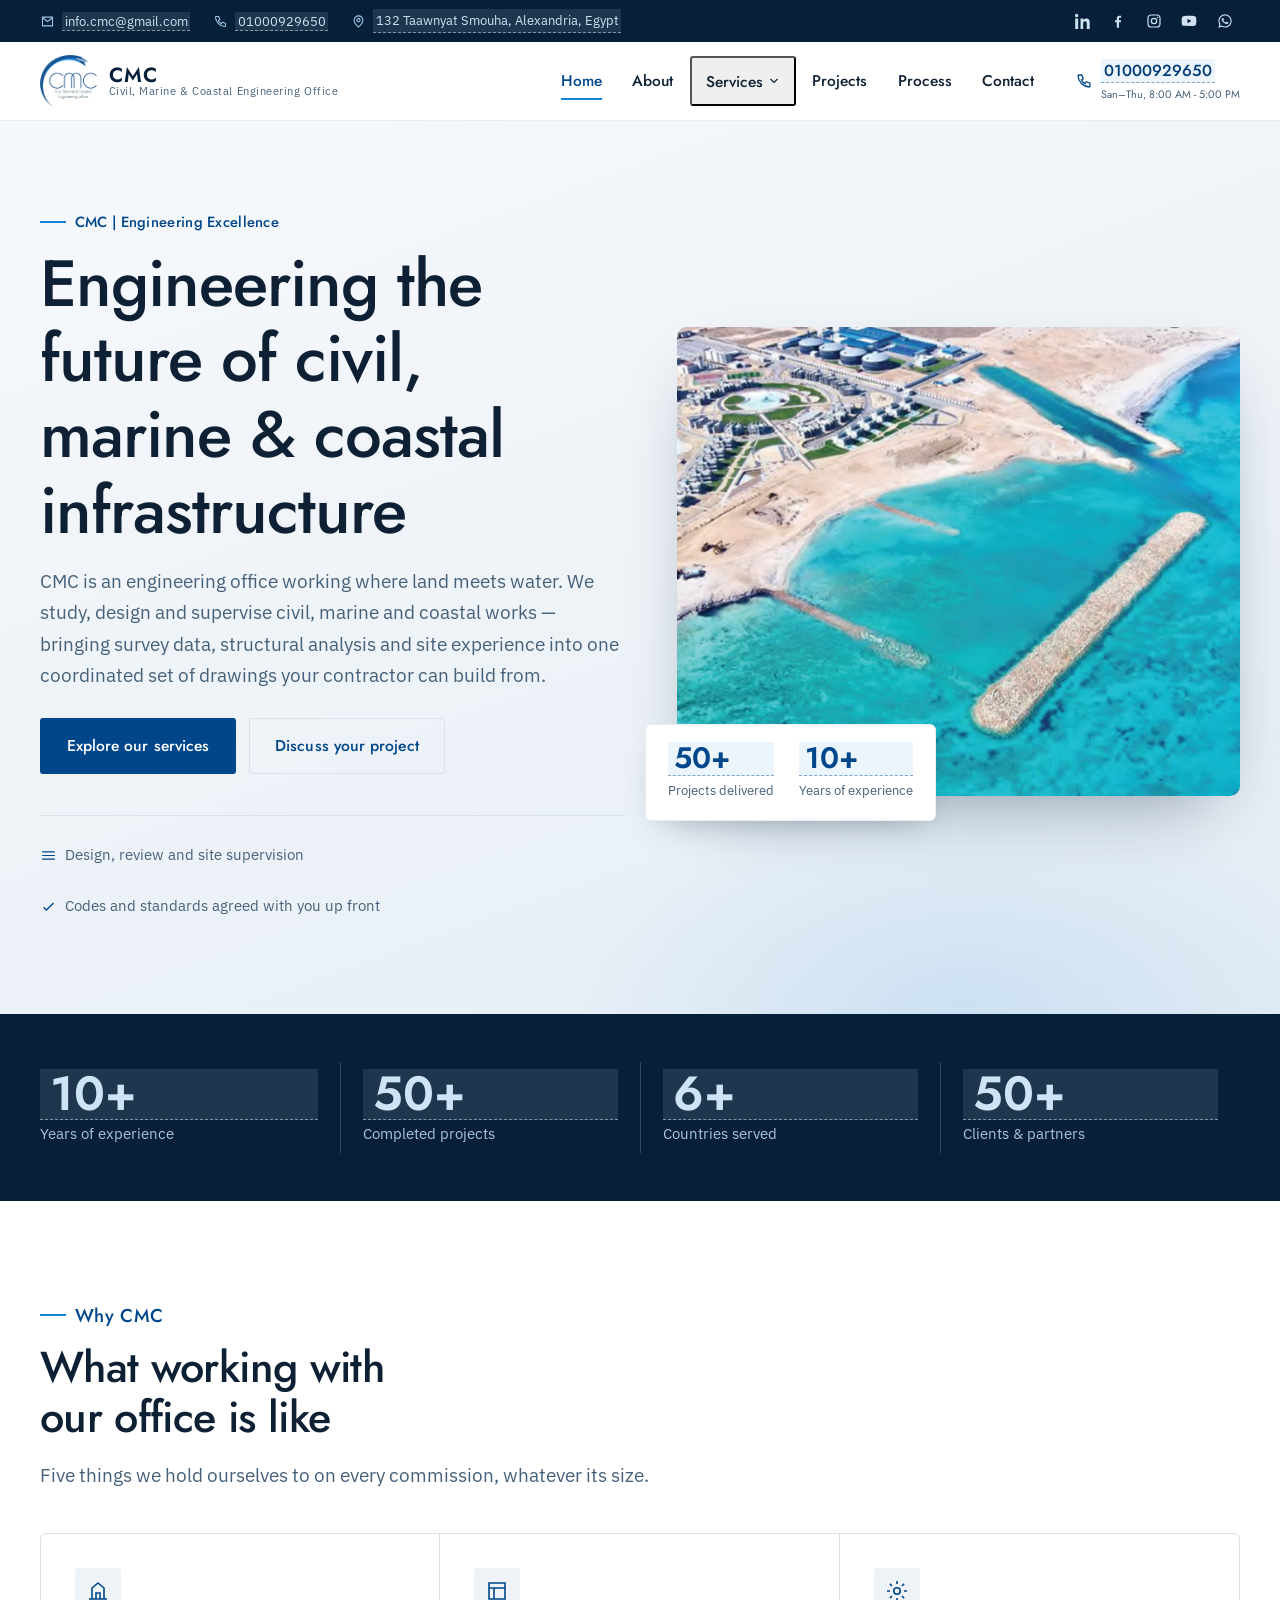
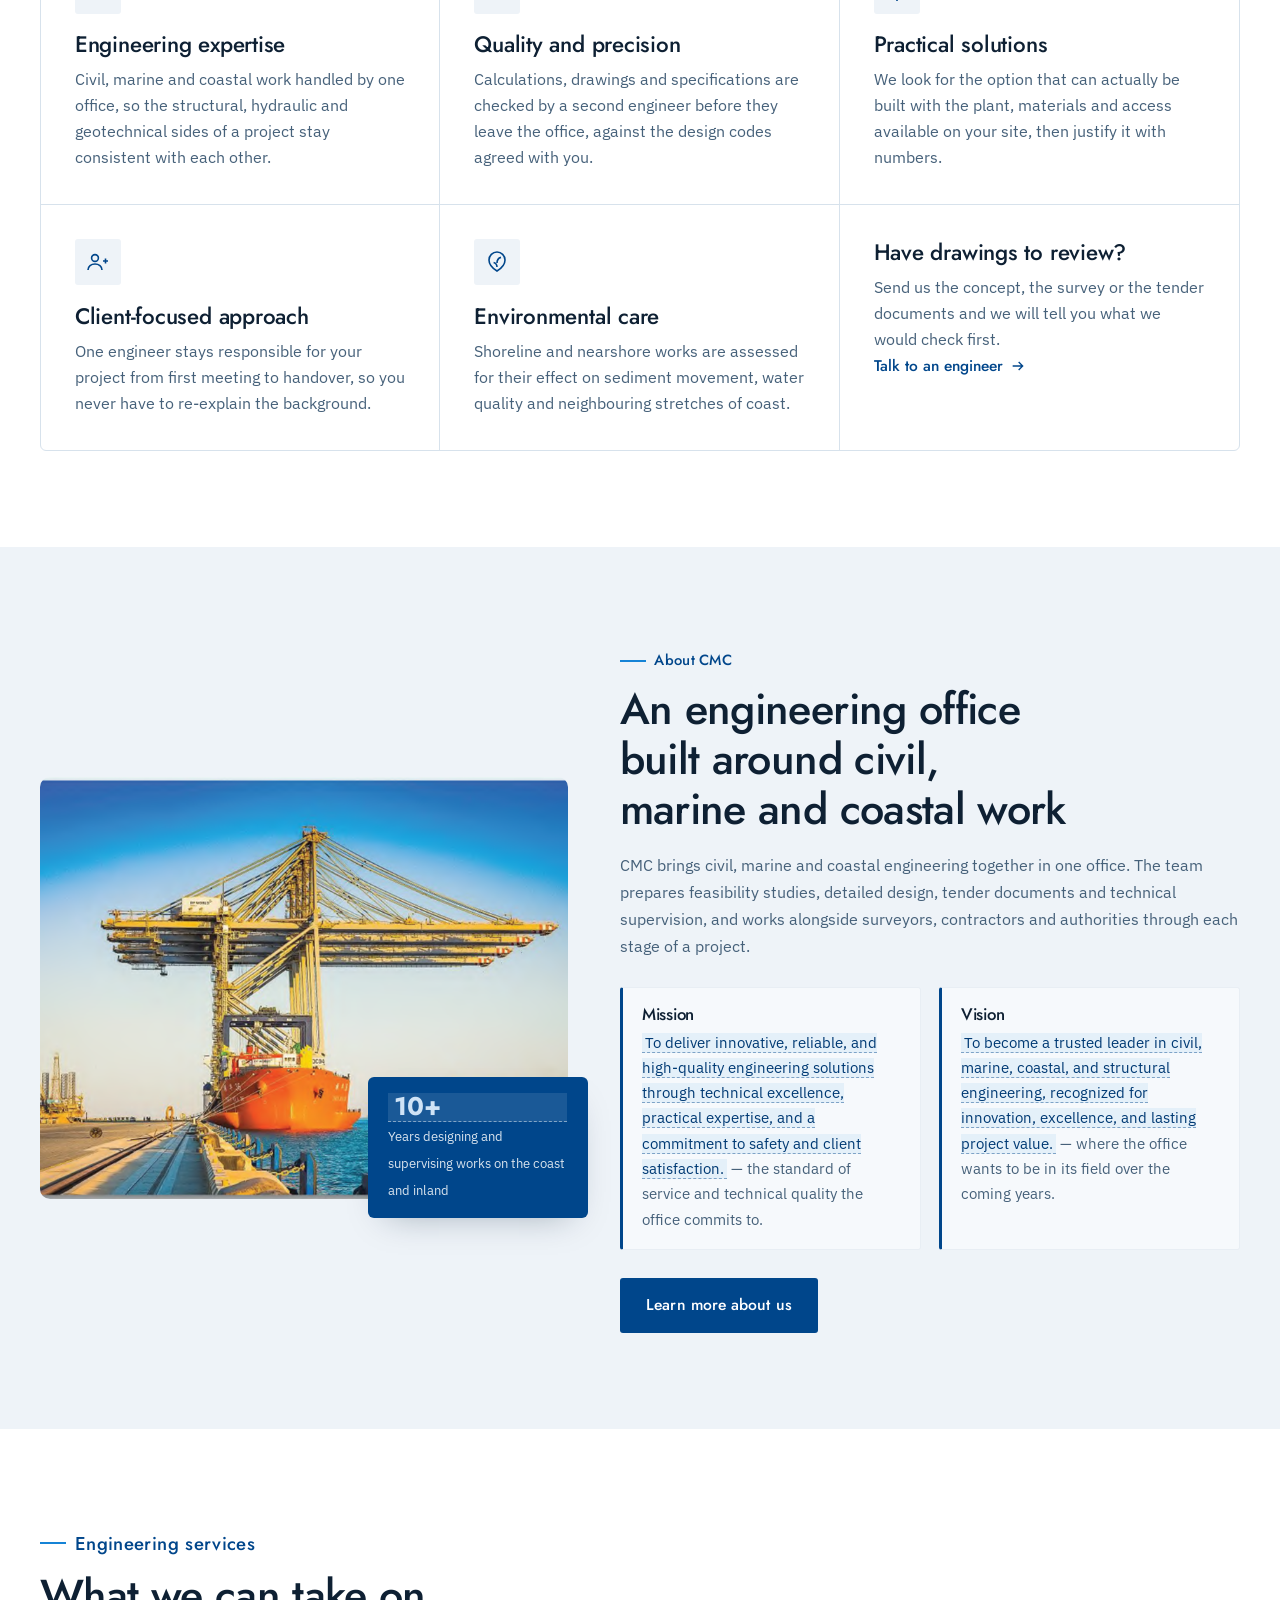
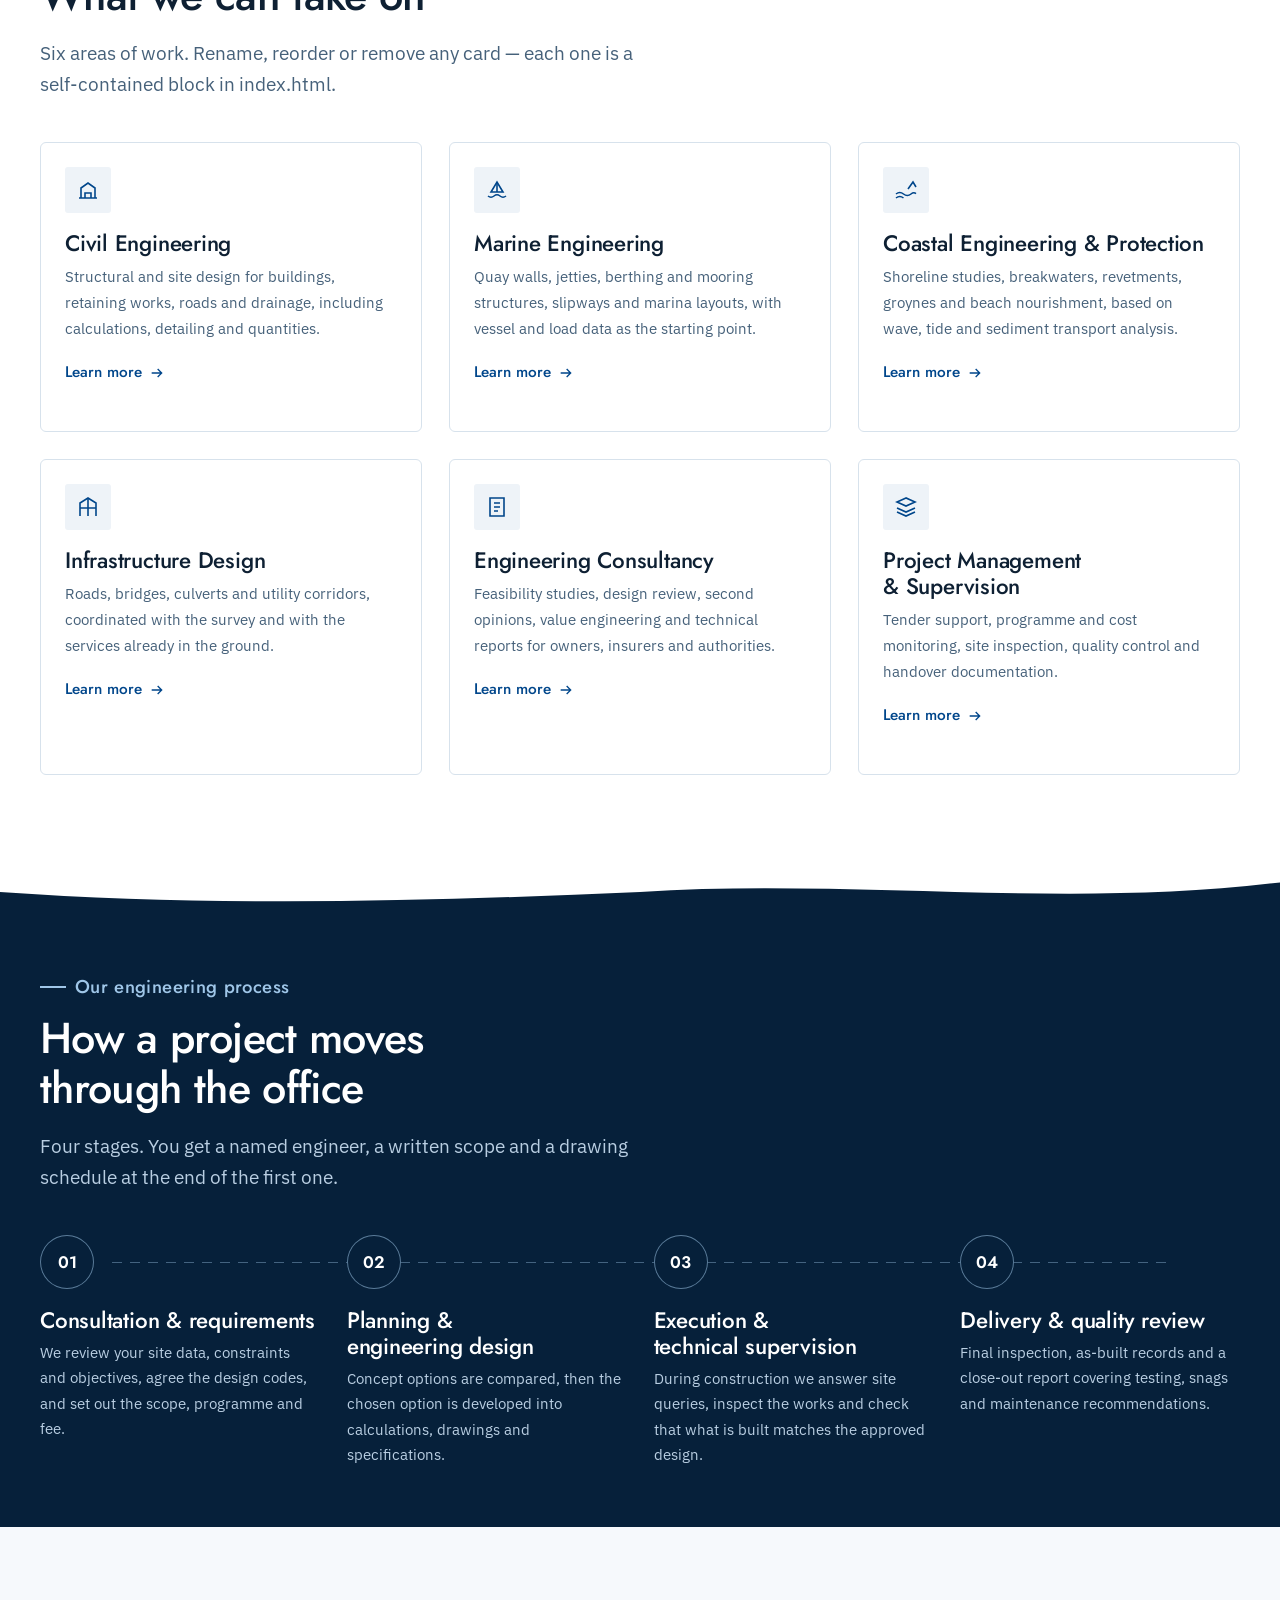
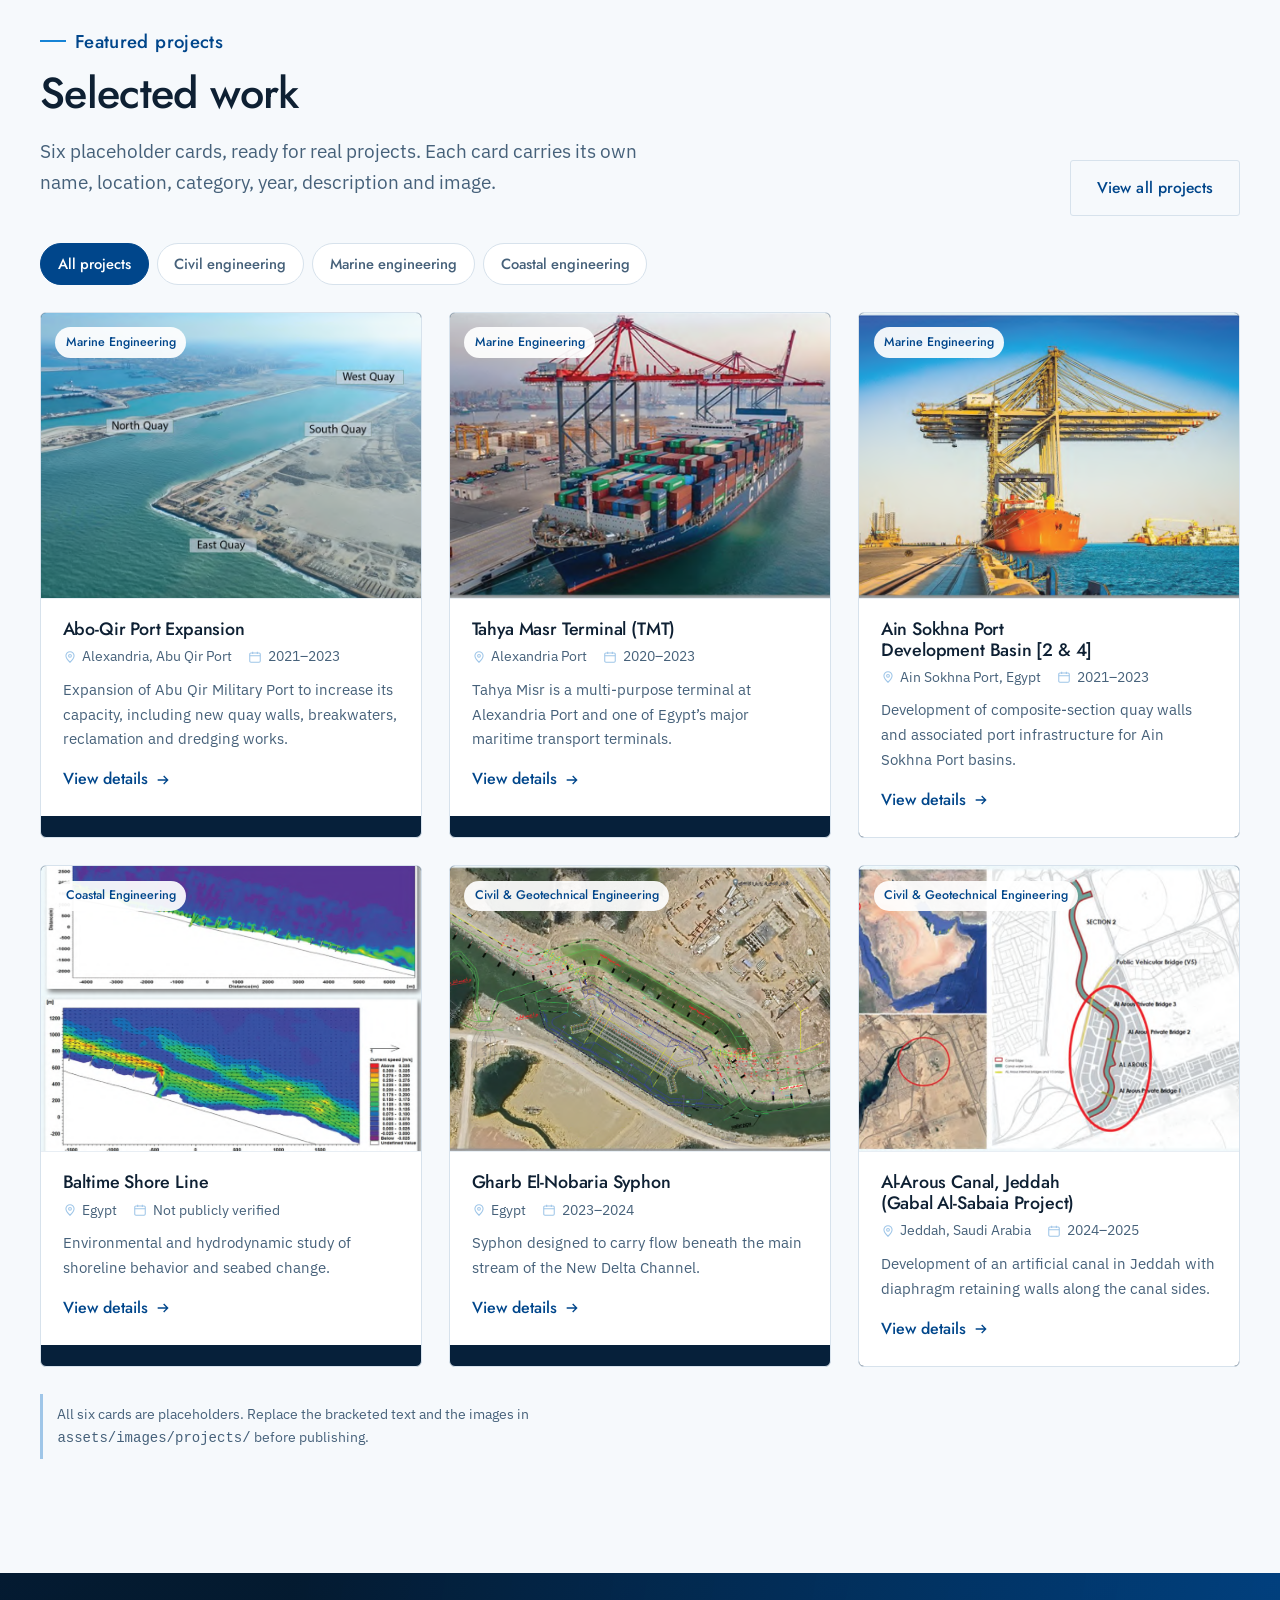
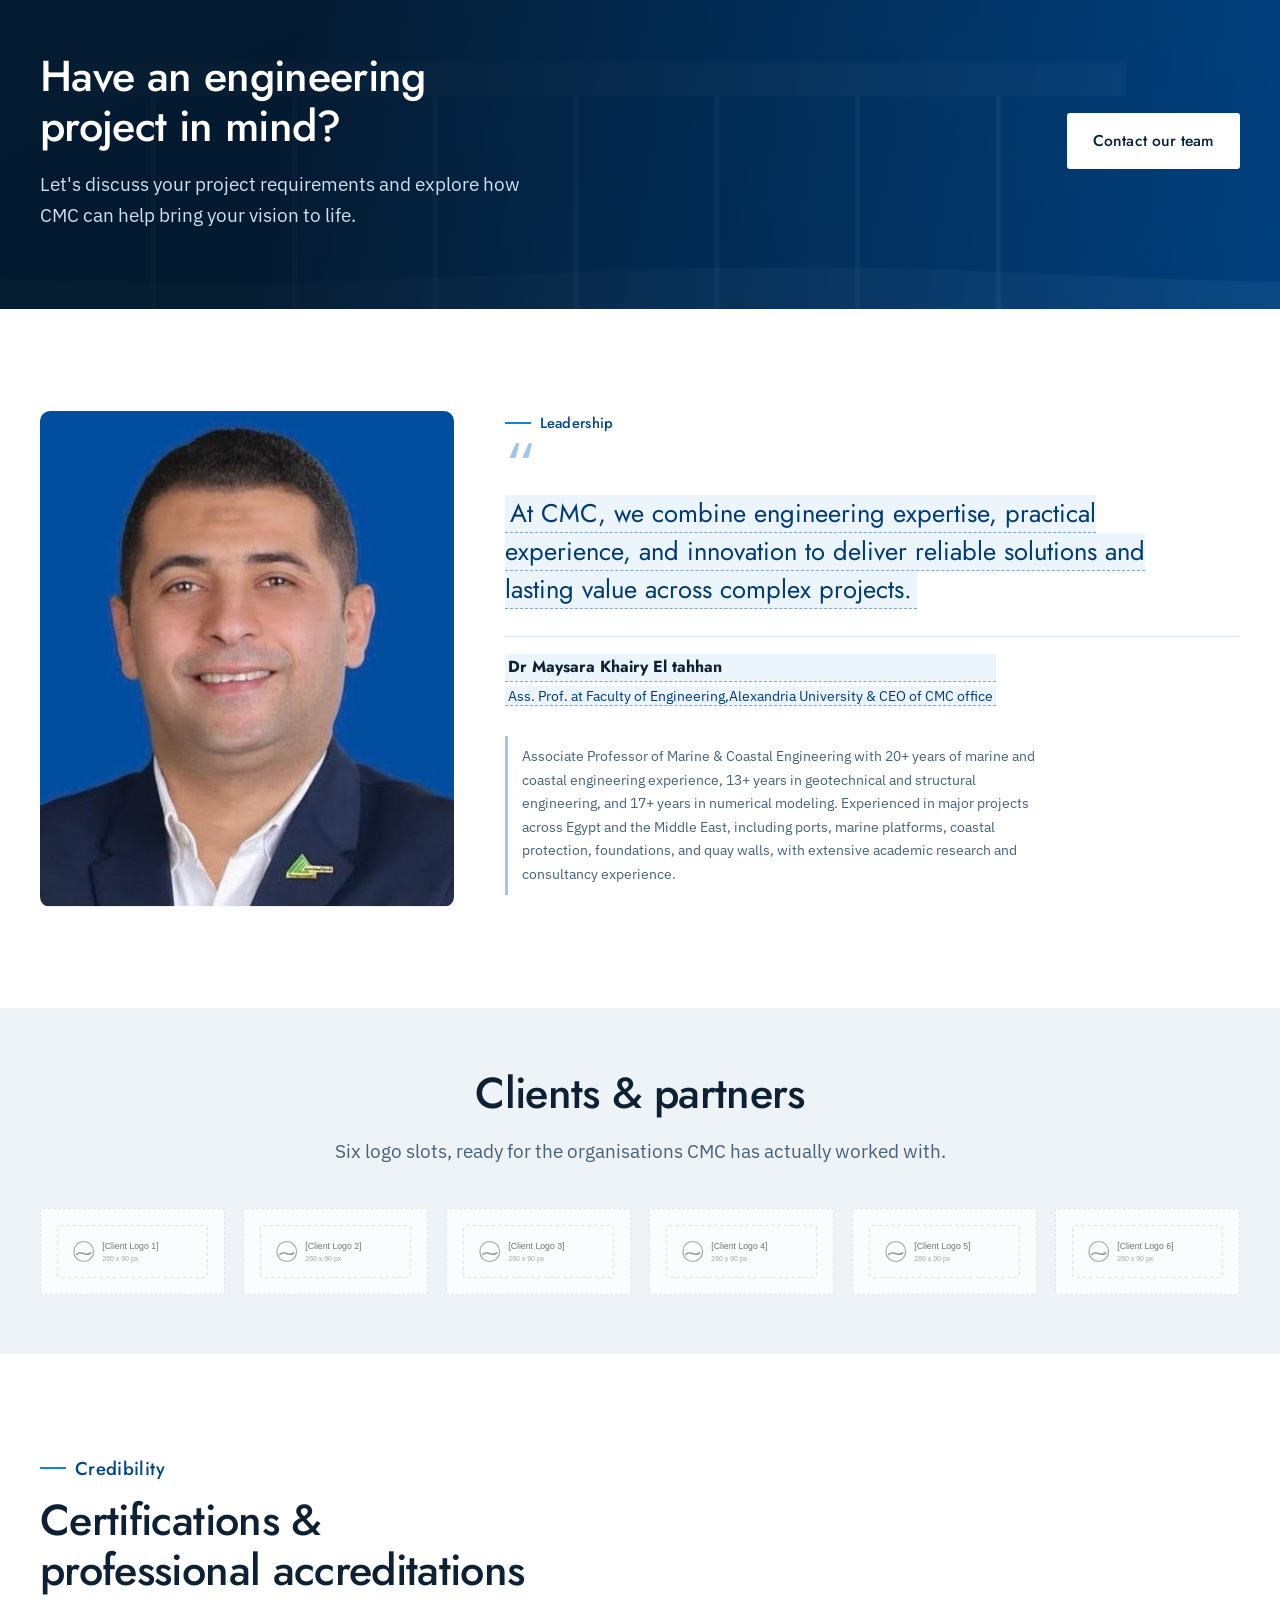
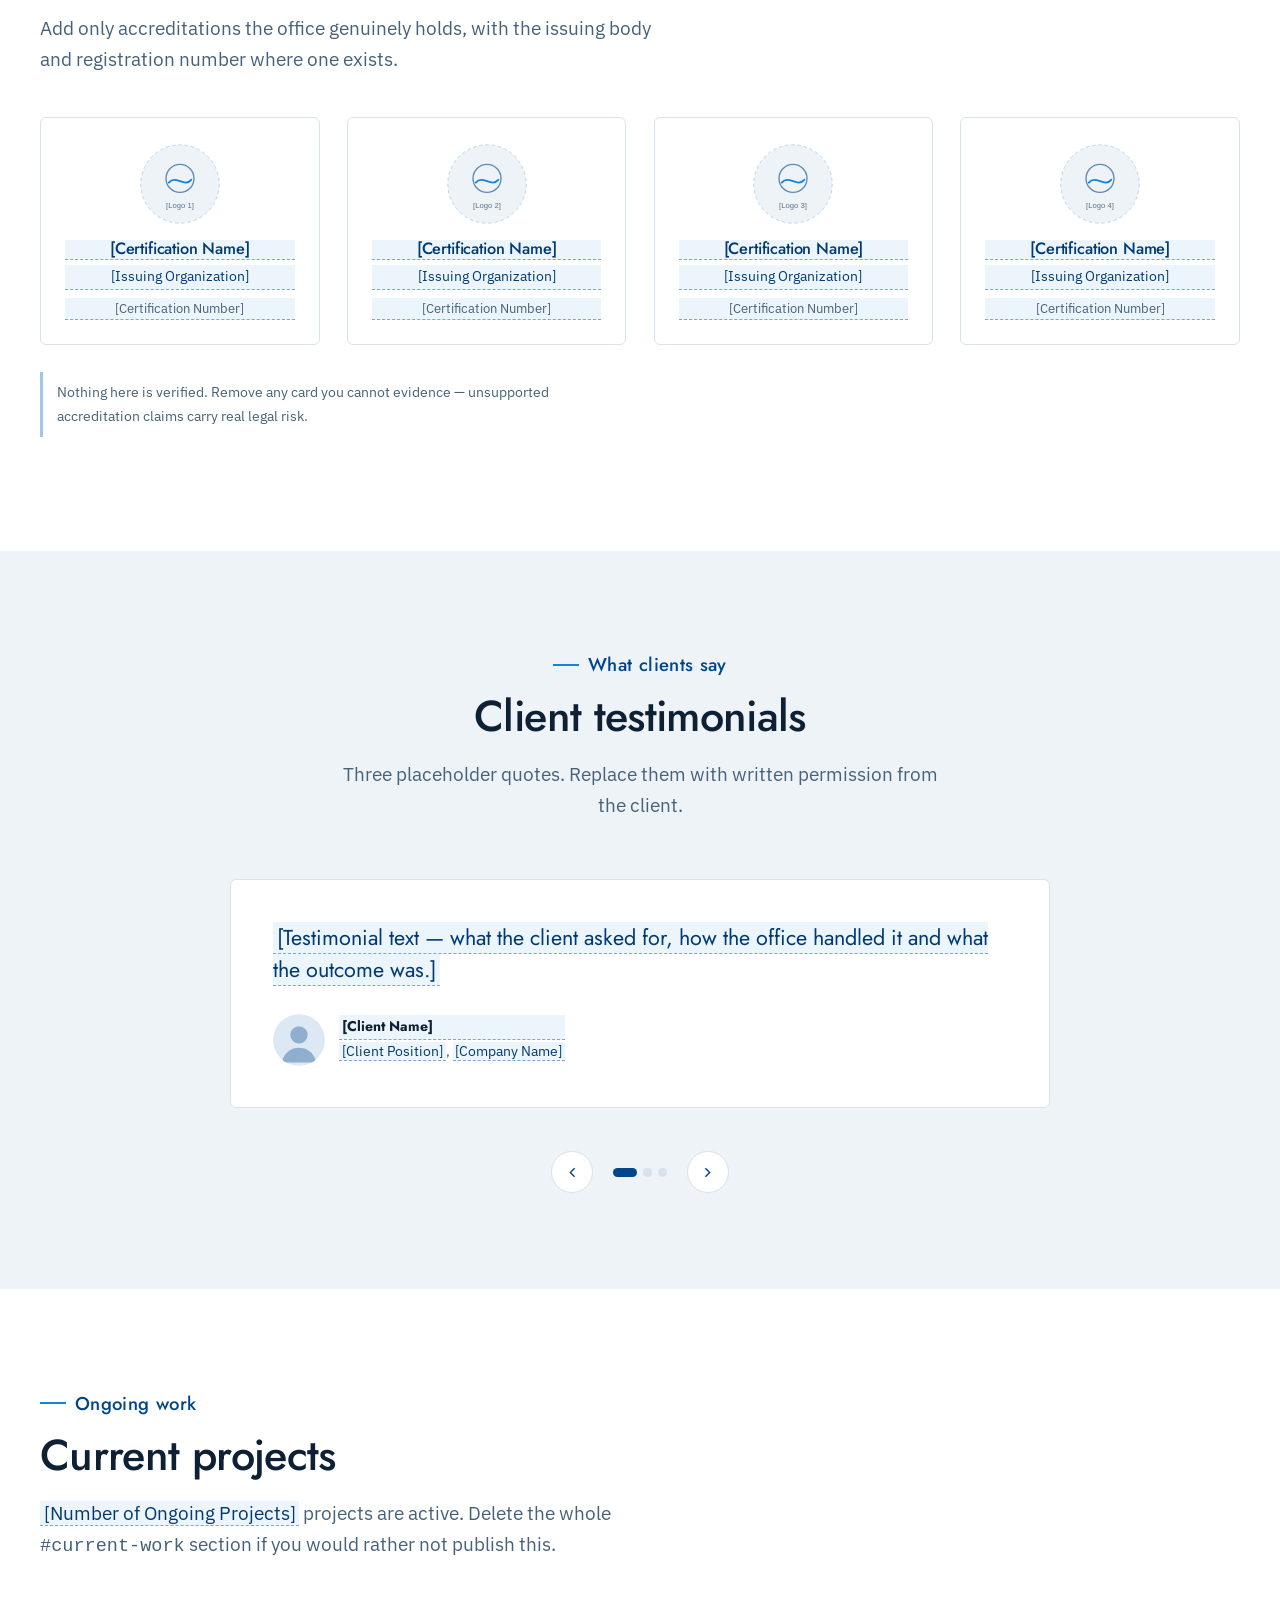
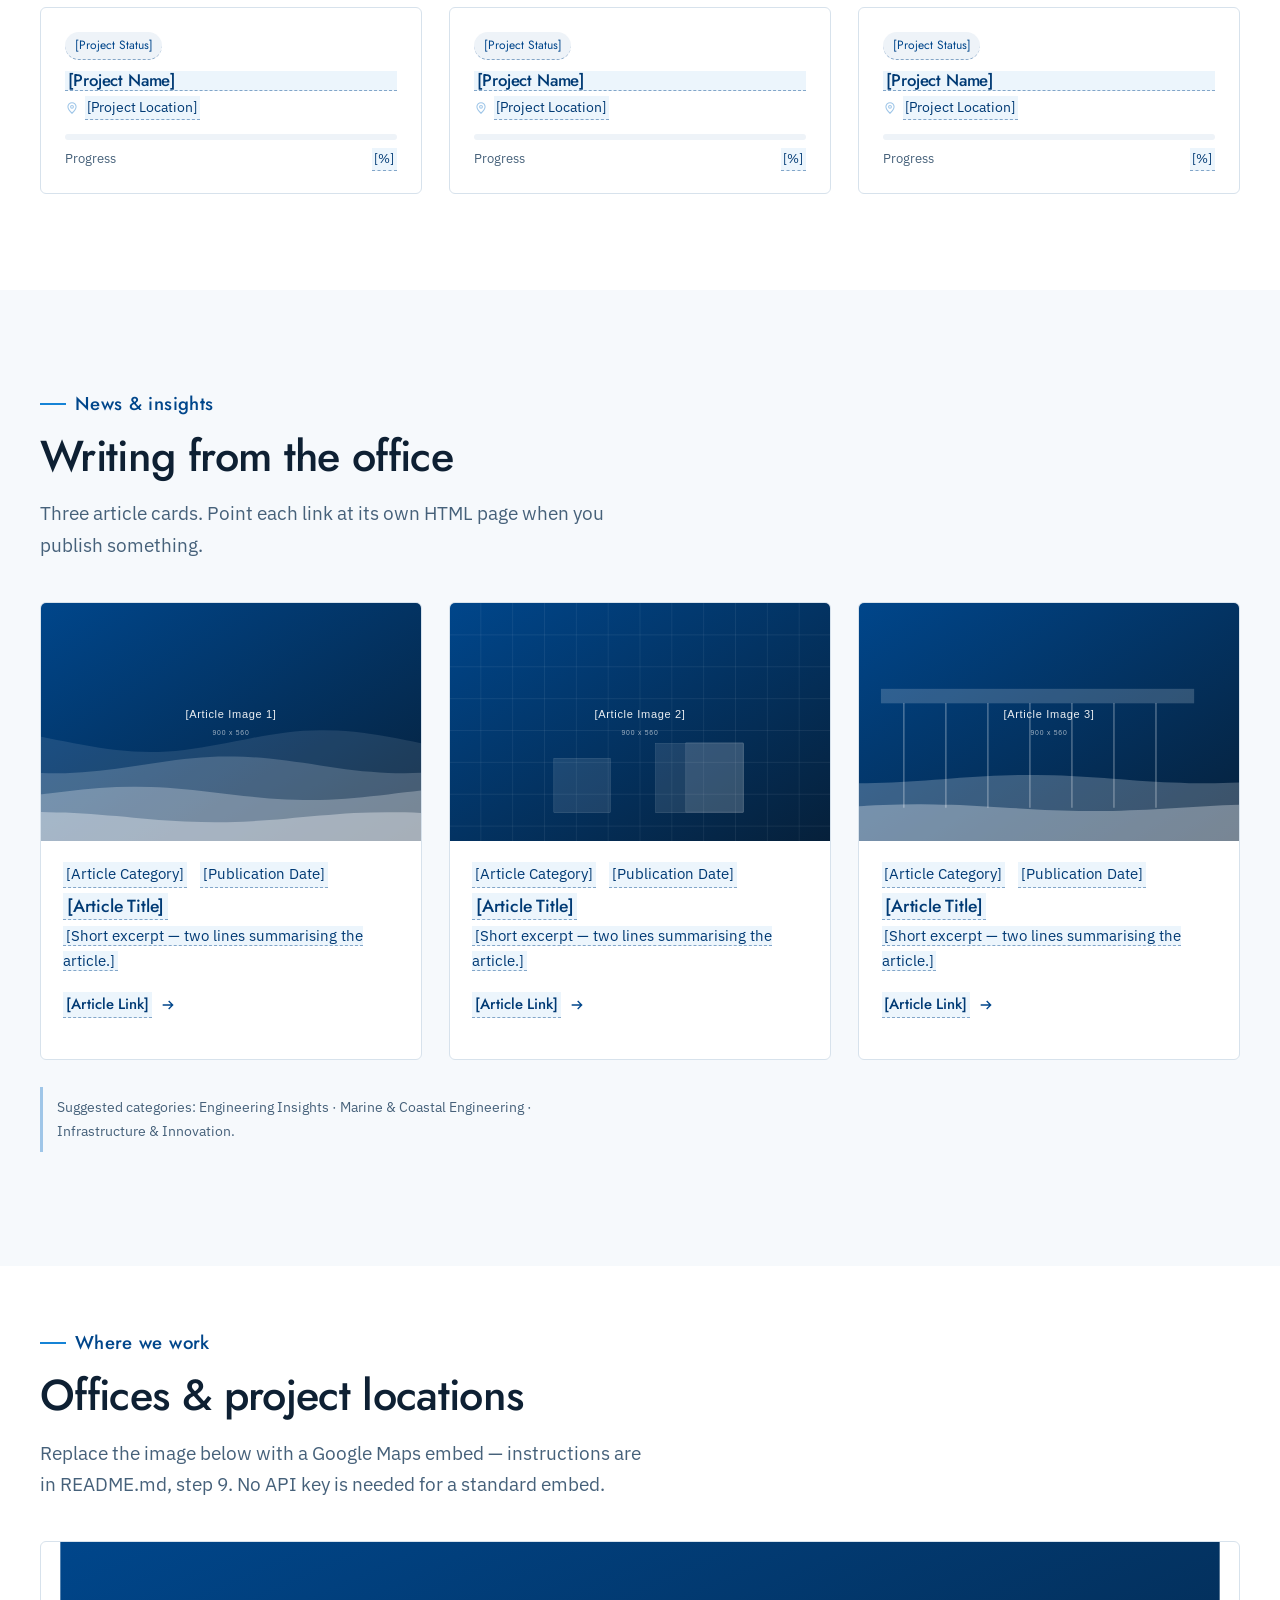
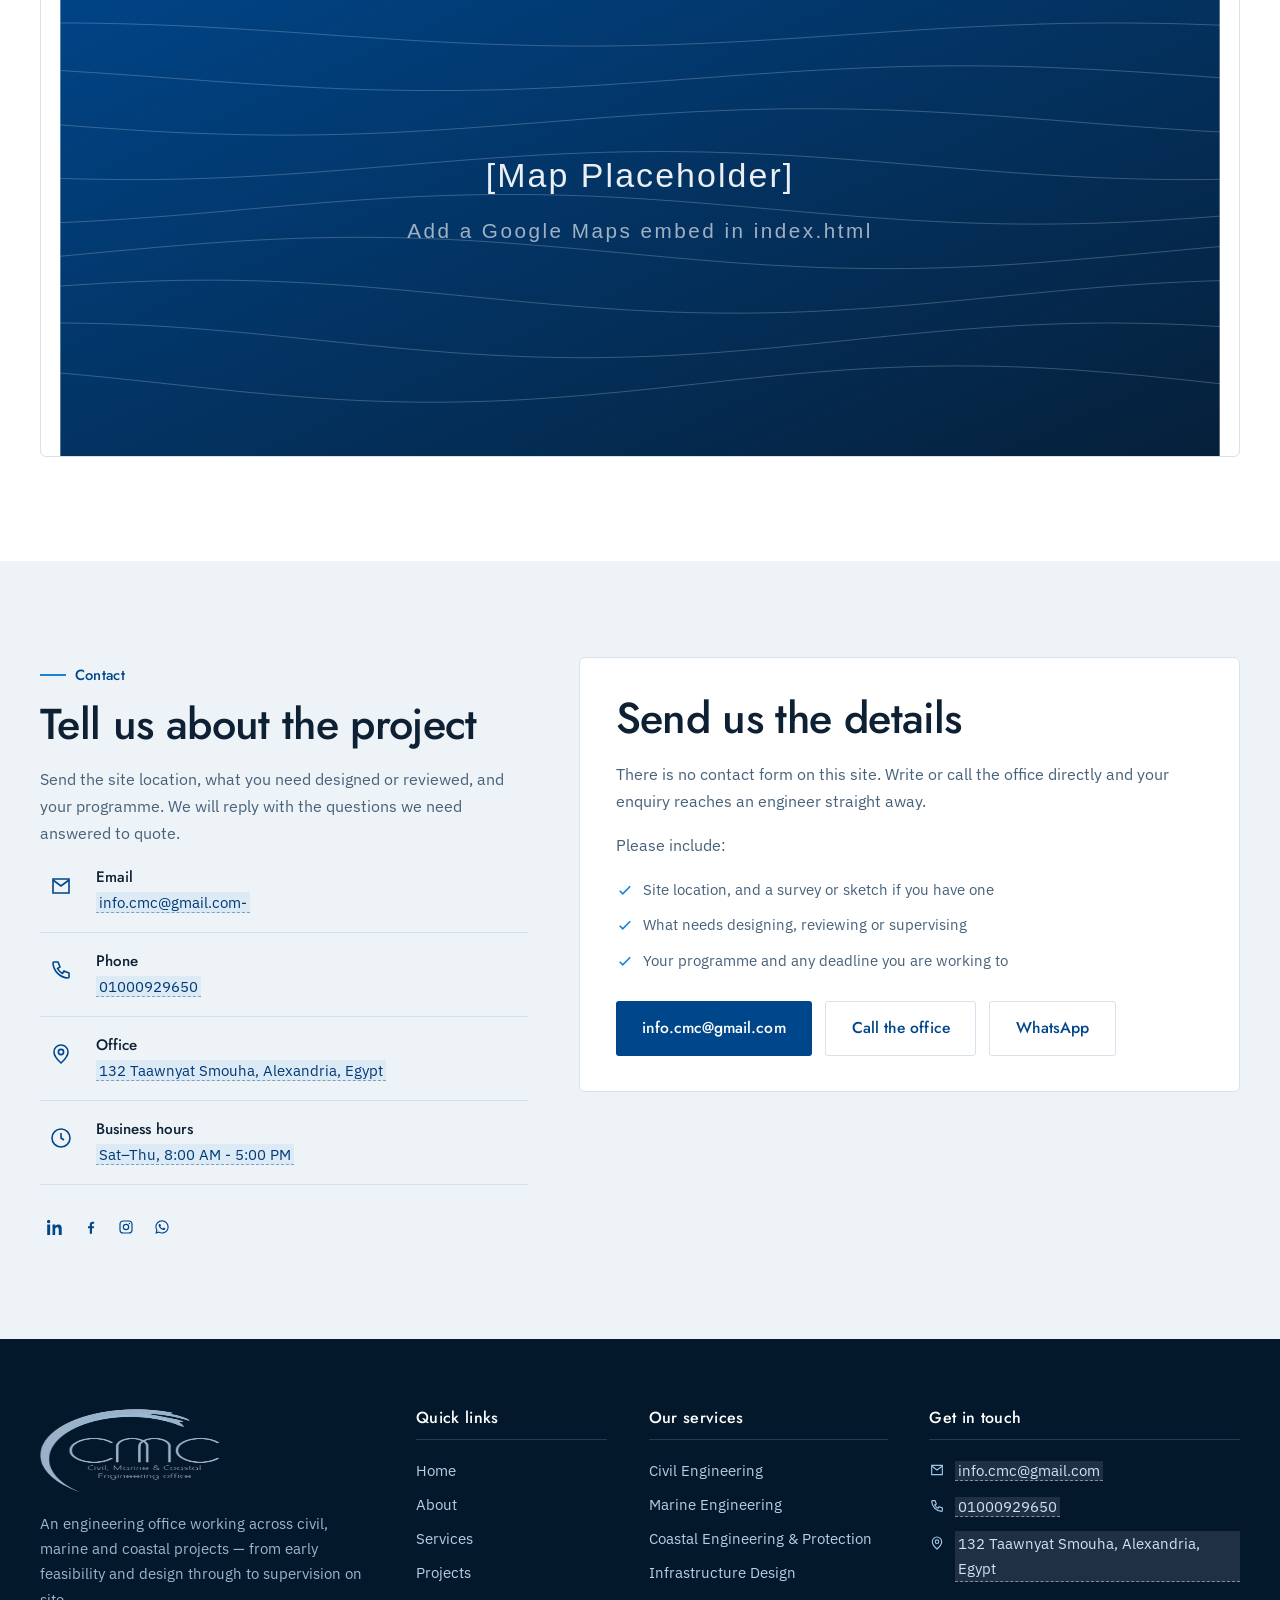
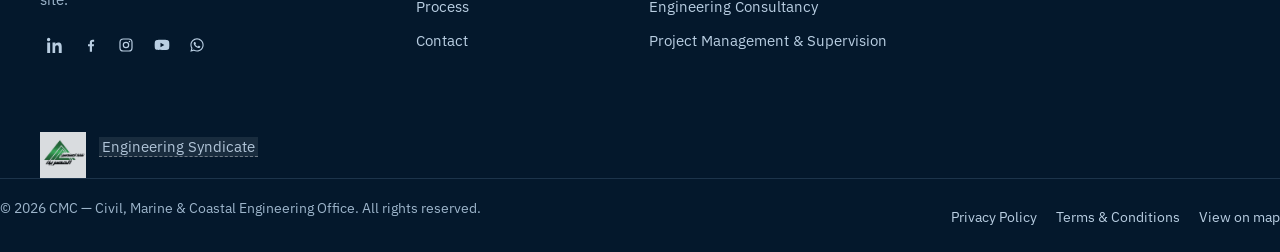
<file: index.html>
<!DOCTYPE html>
<html lang="en">
<head>
  <meta charset="utf-8">
  <meta name="viewport" content="width=device-width, initial-scale=1">
  <title>CMC — Civil, Marine &amp; Coastal Engineering Office</title>
  <meta name="description" content="CMC is an engineering office for civil, marine and coastal projects: feasibility studies, detailed design, infrastructure design, engineering consultancy and technical supervision.">
  <meta name="author" content="CMC — Civil, Marine &amp; Coastal Engineering Office">
  <link rel="canonical" href="https://USERNAME.github.io/CMC-Engineering/index.html">

  <!-- Open Graph / social sharing -->
  <meta property="og:type" content="website">
  <meta property="og:site_name" content="CMC — Civil, Marine &amp; Coastal Engineering Office">
  <meta property="og:title" content="CMC — Civil, Marine &amp; Coastal Engineering Office">
  <meta property="og:description" content="CMC is an engineering office for civil, marine and coastal projects: feasibility studies, detailed design, infrastructure design, engineering consultancy and technical supervision.">
  <meta property="og:url" content="https://USERNAME.github.io/CMC-Engineering/index.html">
  <meta property="og:image" content="https://USERNAME.github.io/CMC-Engineering/assets/images/cmc-logo.png">
  <meta name="twitter:card" content="summary_large_image">

  <link rel="icon" href="assets/images/favicon.png" type="image/png">
  <link rel="apple-touch-icon" href="assets/images/apple-touch-icon.png">

  <link rel="preconnect" href="https://fonts.googleapis.com">
  <link rel="preconnect" href="https://fonts.gstatic.com" crossorigin>
  <link href="https://fonts.googleapis.com/css2?family=Jost:wght@400;500;600&family=IBM+Plex+Sans:wght@400;500;600&display=swap" rel="stylesheet">
  <link rel="stylesheet" href="css/style.css">
</head>
<body>
  <a class="skip-link" href="#main">Skip to main content</a>

  <!-- ===== Top bar: edit contact details and social links here ===== -->
  <div class="topbar">
    <div class="container">
      <ul class="topbar-list">
        <li class="topbar-item">
          <svg viewBox="0 0 24 24" fill="none" stroke="currentColor" stroke-width="1.7" aria-hidden="true"><path d="M4 5h16v14H4z"/><path d="m4 6 8 6 8-6"/></svg>
          <a href="mailto:info.cmc@gmail.com"><span class="ph">info.cmc@gmail.com</span></a>
        </li>
        <li class="topbar-item">
          <svg viewBox="0 0 24 24" fill="none" stroke="currentColor" stroke-width="1.7" aria-hidden="true"><path d="M5 4h4l2 5-2.5 1.5a12 12 0 0 0 5 5L15 13l5 2v4a1 1 0 0 1-1.1 1A16 16 0 0 1 4 5.1 1 1 0 0 1 5 4Z"/></svg>
          <a href="tel:01000929650"><span class="ph">01000929650</span></a>
        </li>
        <li class="topbar-item topbar-item--address">
          <svg viewBox="0 0 24 24" fill="none" stroke="currentColor" stroke-width="1.7" aria-hidden="true"><path d="M12 21s7-6.2 7-11a7 7 0 1 0-14 0c0 4.8 7 11 7 11Z"/><circle cx="12" cy="10" r="2.6"/></svg>
          <span class="ph">132 Taawnyat Smouha, Alexandria, Egypt</span>
        </li>
      </ul>
      <ul class="social" aria-label="CMC on social media">
        <li><a href="#" aria-label="LinkedIn"><svg viewBox="0 0 24 24" fill="currentColor" aria-hidden="true"><path d="M4.98 3.5A2.5 2.5 0 1 1 0 3.5a2.5 2.5 0 0 1 4.98 0ZM.3 8.2h4.4V24H.3zM8.3 8.2h4.2v2.2h.06c.6-1.1 2.05-2.3 4.2-2.3 4.5 0 5.3 2.9 5.3 6.7V24h-4.4v-7.5c0-1.8 0-4.1-2.5-4.1s-2.9 2-2.9 4V24H8.3z"/></svg></a></li>
        <li><a href="#" aria-label="Facebook"><svg viewBox="0 0 24 24" fill="currentColor" aria-hidden="true"><path d="M13.5 22v-8h2.7l.4-3.2h-3.1V8.7c0-.9.26-1.5 1.6-1.5h1.6V4.3c-.3 0-1.3-.1-2.4-.1-2.4 0-4.1 1.5-4.1 4.2v2.4H7.5V14h2.7v8z"/></svg></a></li>
        <li><a href="#" aria-label="Instagram"><svg viewBox="0 0 24 24" fill="none" stroke="currentColor" stroke-width="1.8" aria-hidden="true"><rect x="3" y="3" width="18" height="18" rx="5"/><circle cx="12" cy="12" r="4"/><circle cx="17.2" cy="6.8" r="1.1" fill="currentColor" stroke="none"/></svg></a></li>
        <li><a href="#" aria-label="YouTube"><svg viewBox="0 0 24 24" fill="currentColor" aria-hidden="true"><path d="M23 12s0-3.6-.46-5.33a2.78 2.78 0 0 0-1.95-1.96C18.86 4.25 12 4.25 12 4.25s-6.86 0-8.59.46a2.78 2.78 0 0 0-1.95 1.96C1 8.4 1 12 1 12s0 3.6.46 5.33a2.78 2.78 0 0 0 1.95 1.96c1.73.46 8.59.46 8.59.46s6.86 0 8.59-.46a2.78 2.78 0 0 0 1.95-1.96C23 15.6 23 12 23 12ZM9.75 15.27V8.73L15.5 12z"/></svg></a></li>
            <li><a href="https://wa.me/01000929650" aria-label="WhatsApp"><svg viewBox="0 0 24 24" fill="currentColor" aria-hidden="true"><path d="M12.04 2C6.58 2 2.13 6.45 2.13 11.91c0 1.75.46 3.46 1.32 4.97L2 22l5.25-1.38a9.9 9.9 0 0 0 4.79 1.22h.01c5.46 0 9.91-4.45 9.91-9.91S17.5 2 12.04 2Zm0 18.15h-.01a8.2 8.2 0 0 1-4.19-1.15l-.3-.18-3.12.82.83-3.04-.2-.31a8.18 8.18 0 0 1-1.26-4.38c0-4.54 3.7-8.23 8.25-8.23 2.2 0 4.27.86 5.83 2.42a8.18 8.18 0 0 1 2.41 5.82c0 4.54-3.7 8.23-8.24 8.23Zm4.52-6.16c-.25-.12-1.47-.72-1.69-.81-.23-.08-.39-.12-.56.13-.16.25-.64.81-.79.98-.14.16-.29.19-.54.06-.25-.12-1.05-.39-1.99-1.23-.74-.66-1.23-1.47-1.38-1.72-.14-.25-.01-.38.11-.5.11-.11.25-.29.37-.43.12-.15.16-.25.25-.41.08-.17.04-.31-.02-.43-.06-.12-.56-1.34-.76-1.84-.2-.48-.41-.42-.56-.43h-.48c-.16 0-.43.06-.65.31-.22.25-.85.83-.85 2.03s.87 2.35.99 2.51c.12.16 1.71 2.61 4.15 3.66.58.25 1.03.4 1.38.51.58.18 1.11.16 1.53.1.47-.07 1.47-.6 1.67-1.18.21-.58.21-1.07.15-1.18-.06-.11-.22-.17-.47-.29Z"/></svg></a></li>
      </ul>
    </div>
  </div>

  <!-- ===== Main header ===== -->
  <header class="site-header">
    <div class="container nav-wrap">
      <a class="brand" href="index.html" aria-label="CMC — Civil, Marine &amp; Coastal Engineering Office, home">
        <img src="assets/images/cmc-logo.png" alt="CMC logo" width="140" height="129">
        <span class="brand-text">
          <span class="brand-name">CMC</span>
          <span class="brand-tag">Civil, Marine &amp; Coastal Engineering Office</span>
        </span>
      </a>

      <nav class="nav" id="primary-nav" aria-label="Main">
        <ul class="nav-list">
          <li><a class="nav-link" href="index.html" aria-current="page">Home</a></li>
          <li><a class="nav-link" href="about.html">About</a></li>
          <li class="has-dropdown">
            <button class="nav-link dropdown-toggle" type="button" aria-expanded="false" aria-controls="services-menu">
              Services
              <svg viewBox="0 0 24 24" fill="none" stroke="currentColor" stroke-width="2.4" aria-hidden="true"><path d="m5 8 7 7 7-7"/></svg>
            </button>
            <ul class="dropdown" id="services-menu">
              <li><a href="services.html#civil-engineering">Civil Engineering</a></li>
              <li><a href="services.html#marine-engineering">Marine Engineering</a></li>
              <li><a href="services.html#coastal-engineering">Coastal Engineering &amp; Protection</a></li>
              <li><a href="services.html#infrastructure-design">Infrastructure Design</a></li>
              <li><a href="services.html#consultancy">Engineering Consultancy</a></li>
              <li><a href="services.html#project-management">Project Management &amp; Supervision</a></li>
            </ul>
          </li>
          <li><a class="nav-link" href="projects.html">Projects</a></li>
          <li><a class="nav-link" href="index.html#process">Process</a></li>
          <li><a class="nav-link" href="contact.html">Contact</a></li>
        </ul>
      </nav>

      <div class="nav-actions">
        <a class="nav-phone" href="tel:+01000929650">
          <svg viewBox="0 0 24 24" fill="none" stroke="currentColor" stroke-width="1.7" aria-hidden="true"><path d="M5 4h4l2 5-2.5 1.5a12 12 0 0 0 5 5L15 13l5 2v4a1 1 0 0 1-1.1 1A16 16 0 0 1 4 5.1 1 1 0 0 1 5 4Z"/></svg>
          <span><span class="ph">01000929650</span><small>San–Thu, 8:00 AM - 5:00 PM</small></span>
        </a>
        <button class="nav-toggle" type="button" aria-expanded="false" aria-controls="primary-nav" aria-label="Open menu"><span></span></button>
      </div>
    </div>
  </header>
  <div class="nav-backdrop"></div>

  <main id="main">

    <!-- ===================== 1. Hero ===================== -->
    <section class="hero" aria-labelledby="hero-title">
      <div class="container hero-inner">
        <div>
          <p class="eyebrow">CMC | Engineering Excellence</p>
          <h1 id="hero-title">Engineering the future of civil, marine &amp; coastal infrastructure</h1>
          <p class="hero-lead">
            CMC is an engineering office working where land meets water. We study,
            design and supervise civil, marine and coastal works — bringing survey
            data, structural analysis and site experience into one coordinated set
            of drawings your contractor can build from.
          </p>
          <div class="hero-actions">
            <a class="btn btn--primary" href="#services">Explore our services</a>
            <a class="btn btn--ghost" href="contact.html">Discuss your project</a>
          </div>
          <div class="hero-meta">
            <span>
              <svg viewBox="0 0 24 24" fill="none" stroke="currentColor" stroke-width="1.7" aria-hidden="true"><path d="M3 7h18M3 12h18M3 17h18"/></svg>
              Design, review and site supervision
            </span>
            <span>
              <svg viewBox="0 0 24 24" fill="none" stroke="currentColor" stroke-width="1.7" aria-hidden="true"><path d="m5 13 4 4L19 7"/></svg>
              Codes and standards agreed with you up front
            </span>
          </div>
        </div>

        <div class="hero-media">
          <!-- Replace hero.svg with a photo of a coastal or marine project (≈1200×1000) -->
          <img src="assets/images/hero.png" alt="Placeholder image for a coastal engineering project" width="1200" height="1000" fetchpriority="high">
          <div class="hero-card">
            <div>
              <b class="ph">50+</b>
              <span>Projects delivered</span>
            </div>
            <div>
              <b class="ph">10+</b>
              <span>Years of experience</span>
            </div>
          </div>
        </div>
      </div>
    </section>

    <!-- ===================== 2. Statistics ===================== -->
    <section class="stats" aria-label="CMC in numbers">
      <div class="container">
        <div class="stats-grid">
          <!-- To animate a number, replace the text with e.g. <b data-count="18" data-suffix="+">0</b> -->
          <div class="stat">
            <b class="ph">10+</b>
            <span>Years of experience</span>
          </div>
          <div class="stat">
            <b class="ph">50+</b>
            <span>Completed projects</span>
          </div>
          <div class="stat">
            <b class="ph">6+</b>
            <span>Countries served</span>
          </div>
          <div class="stat">
            <b class="ph">50+</b>
            <span>Clients &amp; partners</span>
          </div>
        </div>
      </div>
    </section>

    <!-- ===================== 3. Why CMC ===================== -->
    <section class="section" id="why" aria-labelledby="why-title">
      <div class="container">
        <div class="section-head reveal">
          <p class="eyebrow">Why CMC</p>
          <h2 id="why-title">What working with our office is like</h2>
          <p>Five things we hold ourselves to on every commission, whatever its size.</p>
        </div>

        <div class="reasons reveal">
          <article class="reason">
            <span class="icon-badge"><svg viewBox="0 0 24 24" fill="none" stroke="currentColor" stroke-width="1.6" aria-hidden="true"><path d="M3 20h18"/><path d="M6 20V9l6-5 6 5v11"/><path d="M10 20v-6h4v6"/></svg></span>
            <h3>Engineering expertise</h3>
            <p>Civil, marine and coastal work handled by one office, so the structural, hydraulic and geotechnical sides of a project stay consistent with each other.</p>
          </article>

          <article class="reason">
            <span class="icon-badge"><svg viewBox="0 0 24 24" fill="none" stroke="currentColor" stroke-width="1.6" aria-hidden="true"><path d="M4 4h16v16H4z"/><path d="M4 9h16M9 9v11"/></svg></span>
            <h3>Quality and precision</h3>
            <p>Calculations, drawings and specifications are checked by a second engineer before they leave the office, against the design codes agreed with you.</p>
          </article>

          <article class="reason">
            <span class="icon-badge"><svg viewBox="0 0 24 24" fill="none" stroke="currentColor" stroke-width="1.6" aria-hidden="true"><circle cx="12" cy="12" r="3.2"/><path d="M12 2v3M12 19v3M2 12h3M19 12h3M4.9 4.9 7 7M17 17l2.1 2.1M19.1 4.9 17 7M7 17l-2.1 2.1"/></svg></span>
            <h3>Practical solutions</h3>
            <p>We look for the option that can actually be built with the plant, materials and access available on your site, then justify it with numbers.</p>
          </article>

          <article class="reason">
            <span class="icon-badge"><svg viewBox="0 0 24 24" fill="none" stroke="currentColor" stroke-width="1.6" aria-hidden="true"><circle cx="9" cy="8" r="3.4"/><path d="M2 20c0-3.6 3.1-6 7-6s7 2.4 7 6"/><path d="M17 11h5M19.5 8.5v5"/></svg></span>
            <h3>Client-focused approach</h3>
            <p>One engineer stays responsible for your project from first meeting to handover, so you never have to re-explain the background.</p>
          </article>

          <article class="reason">
            <span class="icon-badge"><svg viewBox="0 0 24 24" fill="none" stroke="currentColor" stroke-width="1.6" aria-hidden="true"><path d="M12 21c5-3 8-6.6 8-11a8 8 0 0 0-16 0c0 4.4 3 8 8 11Z"/><path d="M12 13c0-3 1.6-5 4-5.6"/><path d="M12 17c0-2.4-1.3-4-3.4-4.6"/></svg></span>
            <h3>Environmental care</h3>
            <p>Shoreline and nearshore works are assessed for their effect on sediment movement, water quality and neighbouring stretches of coast.</p>
          </article>

          <article class="reason">
            <h3>Have drawings to review?</h3>
            <p>Send us the concept, the survey or the tender documents and we will tell you what we would check first.</p>
            <p><a class="link-more" href="contact.html">Talk to an engineer
              <svg viewBox="0 0 24 24" fill="none" stroke="currentColor" stroke-width="2" aria-hidden="true"><path d="M4 12h15M13 6l6 6-6 6"/></svg></a></p>
          </article>
        </div>
      </div>
    </section>

    <!-- ===================== 4. About ===================== -->
    <section class="section band-mist" id="about" aria-labelledby="about-title">
      <div class="container about-grid">
        <div class="about-media reveal">
          <!-- Replace with a photo of the office, team or a site inspection -->
          <img src="assets/images/Ain_Sokhna_Port_Development_Basin.PNG" alt="Placeholder image for the CMC office and engineering team" width="1000" height="780" loading="lazy">
          <div class="about-badge">
            <b class="ph">10+</b>
            <span>Years designing and supervising works on the coast and inland</span>
          </div>
        </div>

        <div class="reveal">
          <p class="eyebrow">About CMC</p>
          <h2 id="about-title">An engineering office built around civil, marine and coastal work</h2>
          <p>
            
            CMC brings civil, marine and coastal engineering together in one office.
            The team prepares feasibility studies, detailed design, tender documents
            and technical supervision, and works alongside surveyors, contractors and
            authorities through each stage of a project.
          </p>

          <div class="mv-grid">
            <div class="mv">
              <h4>Mission</h4>
              <p><span class="ph">To deliver innovative, reliable, and high-quality engineering solutions through technical excellence, practical expertise, and a commitment to safety and client satisfaction.</span> — the standard of service and technical quality the office commits to.</p>
            </div>
            <div class="mv">
              <h4>Vision</h4>
              <p><span class="ph">To become a trusted leader in civil, marine, coastal, and structural engineering, recognized for innovation, excellence, and lasting project value.</span> — where the office wants to be in its field over the coming years.</p>
            </div>
          </div>

          <a class="btn btn--primary" href="about.html">Learn more about us</a>
        </div>
      </div>
    </section>

    <!-- ===================== 5. Services ===================== -->
    <section class="section" id="services" aria-labelledby="services-title">
      <div class="container">
        <div class="section-head reveal">
          <p class="eyebrow">Engineering services</p>
          <h2 id="services-title">What we can take on</h2>
          <p>Six areas of work. Rename, reorder or remove any card — each one is a self-contained block in index.html.</p>
        </div>

        <div class="services-grid reveal">
          <!-- SERVICE CARD — duplicate this block to add a service -->
          <article class="service">
            <div class="service-body">
              <span class="icon-badge"><svg viewBox="0 0 24 24" fill="none" stroke="currentColor" stroke-width="1.6" aria-hidden="true"><path d="M3 20h18"/><path d="M5 20V10l7-5 7 5v10"/><path d="M9 20v-5h6v5"/></svg></span>
              <h3>Civil Engineering</h3>
              <p>Structural and site design for buildings, retaining works, roads and drainage, including calculations, detailing and quantities.</p>
              <p><a class="link-more" href="services.html#civil-engineering">Learn more
                <svg viewBox="0 0 24 24" fill="none" stroke="currentColor" stroke-width="2" aria-hidden="true"><path d="M4 12h15M13 6l6 6-6 6"/></svg></a></p>
            </div>
          </article>

          <article class="service">
            <div class="service-body">
              <span class="icon-badge"><svg viewBox="0 0 24 24" fill="none" stroke="currentColor" stroke-width="1.6" aria-hidden="true"><path d="M3 18c2 1.6 4 1.6 6 0s4-1.6 6 0 4 1.6 6 0"/><path d="M12 4v10"/><path d="M6 14h12L12 4Z"/></svg></span>
              <h3>Marine Engineering</h3>
              <p>Quay walls, jetties, berthing and mooring structures, slipways and marina layouts, with vessel and load data as the starting point.</p>
              <p><a class="link-more" href="services.html#marine-engineering">Learn more
                <svg viewBox="0 0 24 24" fill="none" stroke="currentColor" stroke-width="2" aria-hidden="true"><path d="M4 12h15M13 6l6 6-6 6"/></svg></a></p>
            </div>
          </article>

          <article class="service">
            <div class="service-body">
              <span class="icon-badge"><svg viewBox="0 0 24 24" fill="none" stroke="currentColor" stroke-width="1.6" aria-hidden="true"><path d="M2 16c2.5-2 5-2 7.5 0s5 2 7.5 0 4-1.2 5-.4"/><path d="M2 20c2.5-2 5-2 7.5 0"/><path d="M14 11 19 4l3 5"/></svg></span>
              <h3>Coastal Engineering &amp; Protection</h3>
              <p>Shoreline studies, breakwaters, revetments, groynes and beach nourishment, based on wave, tide and sediment transport analysis.</p>
              <p><a class="link-more" href="services.html#coastal-engineering">Learn more
                <svg viewBox="0 0 24 24" fill="none" stroke="currentColor" stroke-width="2" aria-hidden="true"><path d="M4 12h15M13 6l6 6-6 6"/></svg></a></p>
            </div>
          </article>

          <article class="service">
            <div class="service-body">
              <span class="icon-badge"><svg viewBox="0 0 24 24" fill="none" stroke="currentColor" stroke-width="1.6" aria-hidden="true"><path d="M4 21V8l8-5 8 5v13"/><path d="M4 13h16M12 3v18"/></svg></span>
              <h3>Infrastructure Design</h3>
              <p>Roads, bridges, culverts and utility corridors, coordinated with the survey and with the services already in the ground.</p>
              <p><a class="link-more" href="services.html#infrastructure-design">Learn more
                <svg viewBox="0 0 24 24" fill="none" stroke="currentColor" stroke-width="2" aria-hidden="true"><path d="M4 12h15M13 6l6 6-6 6"/></svg></a></p>
            </div>
          </article>

          <article class="service">
            <div class="service-body">
              <span class="icon-badge"><svg viewBox="0 0 24 24" fill="none" stroke="currentColor" stroke-width="1.6" aria-hidden="true"><path d="M5 3h14v18H5z"/><path d="M9 8h6M9 12h6M9 16h4"/></svg></span>
              <h3>Engineering Consultancy</h3>
              <p>Feasibility studies, design review, second opinions, value engineering and technical reports for owners, insurers and authorities.</p>
              <p><a class="link-more" href="services.html#consultancy">Learn more
                <svg viewBox="0 0 24 24" fill="none" stroke="currentColor" stroke-width="2" aria-hidden="true"><path d="M4 12h15M13 6l6 6-6 6"/></svg></a></p>
            </div>
          </article>

          <article class="service">
            <div class="service-body">
              <span class="icon-badge"><svg viewBox="0 0 24 24" fill="none" stroke="currentColor" stroke-width="1.6" aria-hidden="true"><path d="M12 3 3 7l9 4 9-4-9-4Z"/><path d="M3 13l9 4 9-4"/><path d="M3 17l9 4 9-4"/></svg></span>
              <h3>Project Management &amp; Supervision</h3>
              <p>Tender support, programme and cost monitoring, site inspection, quality control and handover documentation.</p>
              <p><a class="link-more" href="services.html#project-management">Learn more
                <svg viewBox="0 0 24 24" fill="none" stroke="currentColor" stroke-width="2" aria-hidden="true"><path d="M4 12h15M13 6l6 6-6 6"/></svg></a></p>
            </div>
          </article>
        </div>
      </div>
    </section>

    <!-- ===================== 6. Process ===================== -->
    <section class="band-deep process" id="process" aria-labelledby="process-title">
      <svg class="waterline waterline--white" viewBox="0 0 1440 40" preserveAspectRatio="none" aria-hidden="true"><path d="M0 0h1440v12c-240 28-480-4-720 10C480 32 240 38 0 22Z"/></svg>
      <div class="container section section--tight">
        <div class="section-head reveal">
          <p class="eyebrow">Our engineering process</p>
          <h2 id="process-title">How a project moves through the office</h2>
          <p>Four stages. You get a named engineer, a written scope and a drawing schedule at the end of the first one.</p>
        </div>

        <ol class="steps reveal" style="list-style:none;padding:0;margin:0">
          <li class="step">
            <span class="step-num">01</span>
            <h3>Consultation &amp; requirements</h3>
            <p>We review your site data, constraints and objectives, agree the design codes, and set out the scope, programme and fee.</p>
          </li>
          <li class="step">
            <span class="step-num">02</span>
            <h3>Planning &amp; engineering design</h3>
            <p>Concept options are compared, then the chosen option is developed into calculations, drawings and specifications.</p>
          </li>
          <li class="step">
            <span class="step-num">03</span>
            <h3>Execution &amp; technical supervision</h3>
            <p>During construction we answer site queries, inspect the works and check that what is built matches the approved design.</p>
          </li>
          <li class="step">
            <span class="step-num">04</span>
            <h3>Delivery &amp; quality review</h3>
            <p>Final inspection, as-built records and a close-out report covering testing, snags and maintenance recommendations.</p>
          </li>
        </ol>
      </div>
    </section>

    <!-- ===================== 7. Featured projects ===================== -->
    <section class="section band-soft" id="projects" aria-labelledby="projects-title">
      <div class="container">
        <div class="projects-head reveal">
          <div class="section-head" style="margin-bottom:0">
            <p class="eyebrow">Featured projects</p>
            <h2 id="projects-title">Selected work</h2>
            <p>Six placeholder cards, ready for real projects. Each card carries its own name, location, category, year, description and image.</p>
          </div>
          <a class="btn btn--ghost" href="projects.html">View all projects</a>
        </div>

        <div class="filters" data-filters role="group" aria-label="Filter projects by category">
          <button class="filter" type="button" data-filter="all" aria-pressed="true">All projects</button>
          <button class="filter" type="button" data-filter="civil" aria-pressed="false">Civil engineering</button>
          <button class="filter" type="button" data-filter="marine" aria-pressed="false">Marine engineering</button>
          <button class="filter" type="button" data-filter="coastal" aria-pressed="false">Coastal engineering</button>
        </div>
        <p class="visually-hidden" id="filter-status" role="status"></p>

        <div class="projects-grid">
          <!-- PROJECT CARD — duplicate this block for each real project.
               data-category must be one of: civil | marine | coastal -->
            <article class="project reveal" data-category="marine"
                   data-meta="Alexandria, Abu Qir Port &middot; Marine Engineering &middot; 2021–2023"
                   data-detail="Scope: approach channel deepening to 23 m; turning basin to 22 m; approximately 233 million m³ dredging/reclamation; 6,250 m quay wall at 22 m draft; 650 m quay wall at 17 m draft; 8,400 m breakwater; 2,127 m revetment; 600 m south emerged breakwater. Responsibilities: geotechnical design review; technical office and documentation; quality control and supervision; quay problem mitigation; PLAXIS 3D king-pile drivability/displacement analysis; ETABS verification and dynamic analysis.">
            <figure>
              <img src="assets/images/abo.png" alt="Abo-Qir Port Expansion" width="900" height="680" loading="lazy">
              <figcaption class="project-tag"><span>Marine Engineering</span></figcaption>
            </figure>
            <div class="project-body">
              <h3>Abo-Qir Port Expansion</h3>
              <div class="project-meta">
                <span><svg viewBox="0 0 24 24" fill="none" stroke="currentColor" stroke-width="1.8" aria-hidden="true"><path d="M12 21s7-6.2 7-11a7 7 0 1 0-14 0c0 4.8 7 11 7 11Z"/><circle cx="12" cy="10" r="2.4"/></svg><span>Alexandria, Abu Qir Port</span></span>
                <span><svg viewBox="0 0 24 24" fill="none" stroke="currentColor" stroke-width="1.8" aria-hidden="true"><rect x="3" y="5" width="18" height="16" rx="2"/><path d="M3 10h18M8 3v4M16 3v4"/></svg><span>2021–2023</span></span>
              </div>
              <p>Expansion of Abu Qir Military Port to increase its capacity, including new quay walls, breakwaters, reclamation and dredging works.</p>
              <a class="link-more" href="#" data-project-open>View details
                <svg viewBox="0 0 24 24" fill="none" stroke="currentColor" stroke-width="2" aria-hidden="true"><path d="M4 12h15M13 6l6 6-6 6"/></svg></a>
            </div>
          </article>

          <article class="project reveal" data-category="marine"
                   data-meta="Alexandria Port &middot; Marine Engineering &middot; 2020–2023"
                   data-detail="The terminal includes operations/control, storage yards, truck entry and exit, IT, finance, OSH and HR facilities, and handling areas for containers, general cargo and RORO vehicles. Responsibilities: geotechnical design review; technical office; quality control; shop drawings; PLAXIS 2D dynamic analysis.">
            <figure>
              <img src="assets/images/TMT.PNG" alt="Tahya Masr Terminal (TMT)" width="900" height="680" loading="lazy">
              <figcaption class="project-tag"><span>Marine Engineering</span></figcaption>
            </figure>
            <div class="project-body">
              <h3>Tahya Masr Terminal (TMT)</h3>
              <div class="project-meta">
                <span><svg viewBox="0 0 24 24" fill="none" stroke="currentColor" stroke-width="1.8" aria-hidden="true"><path d="M12 21s7-6.2 7-11a7 7 0 1 0-14 0c0 4.8 7 11 7 11Z"/><circle cx="12" cy="10" r="2.4"/></svg><span>Alexandria Port</span></span>
                <span><svg viewBox="0 0 24 24" fill="none" stroke="currentColor" stroke-width="1.8" aria-hidden="true"><rect x="3" y="5" width="18" height="16" rx="2"/><path d="M3 10h18M8 3v4M16 3v4"/></svg><span>2020–2023</span></span>
              </div>
              <p>Tahya Misr is a multi-purpose terminal at Alexandria Port and one of Egypt’s major maritime transport terminals.</p>
              <a class="link-more" href="#" data-project-open>View details
                <svg viewBox="0 0 24 24" fill="none" stroke="currentColor" stroke-width="2" aria-hidden="true"><path d="M4 12h15M13 6l6 6-6 6"/></svg></a>
            </div>
          </article>

          <article class="project reveal" data-category="marine"
                   data-meta="Ain Sokhna Port, Egypt &middot; Marine Engineering &middot; 2021–2023"
                   data-detail="The supplied portfolio describes 1,500 m of composite quay wall with diaphragm walls, bored piles and barrettes, plus slabs, TR beams, front beams and back beams. Responsibilities: geotechnical design; superstructure and substructure design; shop drawings; problem mitigation; PLAXIS 3D modeling and displacement analysis. Public project sources place Basin 2–4 construction activity in 2021–2023.">
            <figure>
              <img src="assets/images/Ain_Sokhna_Port_Development_Basin.PNG" alt="Ain Sokhna Port Development Basin [2 &amp; 4]" width="900" height="680" loading="lazy">
              <figcaption class="project-tag"><span>Marine Engineering</span></figcaption>
            </figure>
            <div class="project-body">
              <h3>Ain Sokhna Port Development Basin [2 &amp; 4]</h3>
              <div class="project-meta">
                <span><svg viewBox="0 0 24 24" fill="none" stroke="currentColor" stroke-width="1.8" aria-hidden="true"><path d="M12 21s7-6.2 7-11a7 7 0 1 0-14 0c0 4.8 7 11 7 11Z"/><circle cx="12" cy="10" r="2.4"/></svg><span>Ain Sokhna Port, Egypt</span></span>
                <span><svg viewBox="0 0 24 24" fill="none" stroke="currentColor" stroke-width="1.8" aria-hidden="true"><rect x="3" y="5" width="18" height="16" rx="2"/><path d="M3 10h18M8 3v4M16 3v4"/></svg><span>2021–2023</span></span>
              </div>
              <p>Development of composite-section quay walls and associated port infrastructure for Ain Sokhna Port basins.</p>
              <a class="link-more" href="#" data-project-open>View details
                <svg viewBox="0 0 24 24" fill="none" stroke="currentColor" stroke-width="2" aria-hidden="true"><path d="M4 12h15M13 6l6 6-6 6"/></svg></a>
            </div>
          </article>

          <article class="project reveal" data-category="coastal"
                   data-meta="Egypt &middot; Coastal Engineering &middot; Not publicly verified"
                   data-detail="Responsibilities: environmental studies; hydrodynamic modeling; current-speed analysis; bed-change assessment over the first four years.">
            <figure>
              <img src="assets/images/Baltime_Shore_Line.PNG" alt="Baltime Shore Line" width="900" height="680" loading="lazy">
              <figcaption class="project-tag"><span>Coastal Engineering</span></figcaption>
            </figure>
            <div class="project-body">
              <h3>Baltime Shore Line</h3>
              <div class="project-meta">
                <span><svg viewBox="0 0 24 24" fill="none" stroke="currentColor" stroke-width="1.8" aria-hidden="true"><path d="M12 21s7-6.2 7-11a7 7 0 1 0-14 0c0 4.8 7 11 7 11Z"/><circle cx="12" cy="10" r="2.4"/></svg><span>Egypt</span></span>
                <span><svg viewBox="0 0 24 24" fill="none" stroke="currentColor" stroke-width="1.8" aria-hidden="true"><rect x="3" y="5" width="18" height="16" rx="2"/><path d="M3 10h18M8 3v4M16 3v4"/></svg><span>Not publicly verified</span></span>
              </div>
              <p>Environmental and hydrodynamic study of shoreline behavior and seabed change.</p>
              <a class="link-more" href="#" data-project-open>View details
                <svg viewBox="0 0 24 24" fill="none" stroke="currentColor" stroke-width="2" aria-hidden="true"><path d="M4 12h15M13 6l6 6-6 6"/></svg></a>
            </div>
          </article>

          <article class="project reveal" data-category="civil"
                   data-meta="Egypt &middot; Civil &amp; Geotechnical Engineering &middot; 2023–2024"
                   data-detail="The system uses different bed levels for the entrance/exit and syphon bed. Responsibilities: geotechnical design and stability checks; technical office; shop drawings; PLAXIS 3D retaining-system and displacement analysis; cofferdam stability; slip-circle and slope stability; REVIT 3D modeling; pile shop drawings. Exact CMC dates were not publicly verified.">
            <figure>
              <img src="assets/images/Gharb_El-Nobaria_Syphon.PNG" alt="Gharb El-Nobaria Syphon" width="900" height="680" loading="lazy">
              <figcaption class="project-tag"><span>Civil &amp; Geotechnical Engineering</span></figcaption>
            </figure>
            <div class="project-body">
              <h3>Gharb El-Nobaria Syphon</h3>
              <div class="project-meta">
                <span><svg viewBox="0 0 24 24" fill="none" stroke="currentColor" stroke-width="1.8" aria-hidden="true"><path d="M12 21s7-6.2 7-11a7 7 0 1 0-14 0c0 4.8 7 11 7 11Z"/><circle cx="12" cy="10" r="2.4"/></svg><span>Egypt</span></span>
                <span><svg viewBox="0 0 24 24" fill="none" stroke="currentColor" stroke-width="1.8" aria-hidden="true"><rect x="3" y="5" width="18" height="16" rx="2"/><path d="M3 10h18M8 3v4M16 3v4"/></svg><span>2023–2024</span></span>
              </div>
              <p>Syphon designed to carry flow beneath the main stream of the New Delta Channel.</p>
              <a class="link-more" href="#" data-project-open>View details
                <svg viewBox="0 0 24 24" fill="none" stroke="currentColor" stroke-width="2" aria-hidden="true"><path d="M4 12h15M13 6l6 6-6 6"/></svg></a>
            </div>
          </article>

          <article class="project reveal" data-category="civil"
                   data-meta="Jeddah, Saudi Arabia &middot; Civil &amp; Geotechnical Engineering &middot; 2024–2025"
                   data-detail="Responsibilities: detailed geotechnical design for diaphragm retaining walls on both sides of the canal; detailed diaphragm-wall shop drawings. Public project records show Al Arous canal development activity from 2024 onward.">
            <figure>
              <img src="assets/images/Al-Arous_Canal,Jeddah(Gabal Al-Sabaia project).PNG" alt="Al-Arous Canal, Jeddah (Gabal Al-Sabaia Project)" width="900" height="680" loading="lazy">
              <figcaption class="project-tag"><span>Civil &amp; Geotechnical Engineering</span></figcaption>
            </figure>
            <div class="project-body">
              <h3>Al-Arous Canal, Jeddah (Gabal Al-Sabaia Project)</h3>
              <div class="project-meta">
                <span><svg viewBox="0 0 24 24" fill="none" stroke="currentColor" stroke-width="1.8" aria-hidden="true"><path d="M12 21s7-6.2 7-11a7 7 0 1 0-14 0c0 4.8 7 11 7 11Z"/><circle cx="12" cy="10" r="2.4"/></svg><span>Jeddah, Saudi Arabia</span></span>
                <span><svg viewBox="0 0 24 24" fill="none" stroke="currentColor" stroke-width="1.8" aria-hidden="true"><rect x="3" y="5" width="18" height="16" rx="2"/><path d="M3 10h18M8 3v4M16 3v4"/></svg><span>2024–2025</span></span>
              </div>
              <p>Development of an artificial canal in Jeddah with diaphragm retaining walls along the canal sides.</p>
              <a class="link-more" href="#" data-project-open>View details
                <svg viewBox="0 0 24 24" fill="none" stroke="currentColor" stroke-width="2" aria-hidden="true"><path d="M4 12h15M13 6l6 6-6 6"/></svg></a>
            </div>
          </article>
        </div>

        <p class="note">All six cards are placeholders. Replace the bracketed text and the images in <code>assets/images/projects/</code> before publishing.</p>
      </div>
    </section>

    <!-- Project detail dialog: content is read from the card that opened it -->
    <dialog class="project-dialog" id="project-dialog" aria-labelledby="dialog-title">
      <button class="dialog-close" type="button" data-dialog-close aria-label="Close">✕</button>
      <img id="dialog-image" src="assets/images/projects/project-01.svg" alt="" width="900" height="680">
      <div class="dialog-body">
        <h3 id="dialog-title">Project</h3>
        <p class="project-meta" id="dialog-meta"></p>
        <p id="dialog-text"></p>
      </div>
    </dialog>

    <!-- ===================== 8. Mid-page CTA ===================== -->
    <section class="cta-banner" aria-labelledby="cta-title">
      <div class="container cta-inner">
        <div>
          <h2 id="cta-title">Have an engineering project in mind?</h2>
          <p>Let's discuss your project requirements and explore how CMC can help bring your vision to life.</p>
        </div>
        <div class="cta-actions">
          <a class="btn btn--light" href="contact.html">Contact our team</a>
        </div>
      </div>
    </section>

    <!-- ===================== 9. CEO message ===================== -->
    <section class="section" id="ceo" aria-labelledby="ceo-title">
      <div class="container ceo-grid">
        <div class="reveal">
          <img class="ceo-photo" src="assets/images/ceo.jpg" alt="Placeholder for the CEO portrait" width="700" height="840" loading="lazy">
        </div>
        <div class="reveal">
          <p class="eyebrow">Leadership</p>
          <span class="ceo-mark" aria-hidden="true">“</span>
          <blockquote class="ceo-quote"><span class="ph">At CMC, we combine engineering expertise, practical experience, and innovation to deliver reliable solutions and lasting value across complex projects.</span></blockquote>
          <div class="ceo-sign">
            <div>
              <b class="ph">Dr Maysara Khairy El tahhan</b>
              <span class="ph">Ass. Prof. at Faculty of Engineering,Alexandria University & CEO of CMC office</span>
            </div>
          </div>
          <p class="note">Associate Professor of Marine & Coastal Engineering with 20+ years of marine and coastal engineering experience, 13+ years in geotechnical and structural engineering, and 17+ years in numerical modeling. Experienced in major projects across Egypt and the Middle East, including ports, marine platforms, coastal protection, foundations, and quay walls, with extensive academic research and consultancy experience.</p>
        </div>
      </div>
    </section>

    <!-- ===================== 10. Clients & partners ===================== -->
    <section class="section section--tight band-mist" aria-labelledby="clients-title">
      <div class="container">
        <div class="section-head section-head--center reveal">
          <h2 id="clients-title">Clients &amp; partners</h2>
          <p>Six logo slots, ready for the organisations CMC has actually worked with.</p>
        </div>
        <div class="logo-row reveal">
          <div class="logo-slot"><img src="assets/images/client-01.svg" alt="Placeholder for client logo 1" width="260" height="90" loading="lazy"></div>
          <div class="logo-slot"><img src="assets/images/client-02.svg" alt="Placeholder for client logo 2" width="260" height="90" loading="lazy"></div>
          <div class="logo-slot"><img src="assets/images/client-03.svg" alt="Placeholder for client logo 3" width="260" height="90" loading="lazy"></div>
          <div class="logo-slot"><img src="assets/images/client-04.svg" alt="Placeholder for client logo 4" width="260" height="90" loading="lazy"></div>
          <div class="logo-slot"><img src="assets/images/client-05.svg" alt="Placeholder for client logo 5" width="260" height="90" loading="lazy"></div>
          <div class="logo-slot"><img src="assets/images/client-06.svg" alt="Placeholder for client logo 6" width="260" height="90" loading="lazy"></div>
        </div>
      </div>
    </section>

    <!-- ===================== 11. Certifications ===================== -->
    <section class="section" id="certifications" aria-labelledby="cert-title">
      <div class="container">
        <div class="section-head reveal">
          <p class="eyebrow">Credibility</p>
          <h2 id="cert-title">Certifications &amp; professional accreditations</h2>
          <p>Add only accreditations the office genuinely holds, with the issuing body and registration number where one exists.</p>
        </div>
        <div class="cert-grid reveal">
          <article class="cert">
            <img src="assets/images/cert-01.svg" alt="Placeholder for a certification logo" width="120" height="120" loading="lazy">
            <h3 class="ph">[Certification Name]</h3>
            <p class="ph">[Issuing Organization]</p>
            <small class="ph">[Certification Number]</small>
          </article>
          <article class="cert">
            <img src="assets/images/cert-02.svg" alt="Placeholder for a certification logo" width="120" height="120" loading="lazy">
            <h3 class="ph">[Certification Name]</h3>
            <p class="ph">[Issuing Organization]</p>
            <small class="ph">[Certification Number]</small>
          </article>
          <article class="cert">
            <img src="assets/images/cert-03.svg" alt="Placeholder for a certification logo" width="120" height="120" loading="lazy">
            <h3 class="ph">[Certification Name]</h3>
            <p class="ph">[Issuing Organization]</p>
            <small class="ph">[Certification Number]</small>
          </article>
          <article class="cert">
            <img src="assets/images/cert-04.svg" alt="Placeholder for a certification logo" width="120" height="120" loading="lazy">
            <h3 class="ph">[Certification Name]</h3>
            <p class="ph">[Issuing Organization]</p>
            <small class="ph">[Certification Number]</small>
          </article>
        </div>
        <p class="note">Nothing here is verified. Remove any card you cannot evidence — unsupported accreditation claims carry real legal risk.</p>
      </div>
    </section>

    <!-- ===================== 12. Testimonials ===================== -->
    <section class="section band-mist testimonials" aria-labelledby="testi-title">
      <div class="container">
        <div class="section-head section-head--center reveal">
          <p class="eyebrow" style="justify-content:center">What clients say</p>
          <h2 id="testi-title">Client testimonials</h2>
          <p>Three placeholder quotes. Replace them with written permission from the client.</p>
        </div>

        <div data-slider>
          <div class="slider" aria-roledescription="carousel" aria-label="Client testimonials">
            <div class="slides">
              <div class="slide">
                <figure class="quote-card">
                  <blockquote><span class="ph">[Testimonial text — what the client asked for, how the office handled it and what the outcome was.]</span></blockquote>
                  <figcaption class="quote-person">
                    <img src="assets/images/avatar-01.svg" alt="" width="120" height="120" loading="lazy">
                    <span>
                      <b class="ph">[Client Name]</b>
                      <span class="ph">[Client Position]</span>, <span class="ph">[Company Name]</span>
                    </span>
                  </figcaption>
                </figure>
              </div>
              <div class="slide">
                <figure class="quote-card">
                  <blockquote><span class="ph">[Testimonial text — what the client asked for, how the office handled it and what the outcome was.]</span></blockquote>
                  <figcaption class="quote-person">
                    <img src="assets/images/avatar-02.svg" alt="" width="120" height="120" loading="lazy">
                    <span>
                      <b class="ph">[Client Name]</b>
                      <span class="ph">[Client Position]</span>, <span class="ph">[Company Name]</span>
                    </span>
                  </figcaption>
                </figure>
              </div>
              <div class="slide">
                <figure class="quote-card">
                  <blockquote><span class="ph">[Testimonial text — what the client asked for, how the office handled it and what the outcome was.]</span></blockquote>
                  <figcaption class="quote-person">
                    <img src="assets/images/avatar-03.svg" alt="" width="120" height="120" loading="lazy">
                    <span>
                      <b class="ph">[Client Name]</b>
                      <span class="ph">[Client Position]</span>, <span class="ph">[Company Name]</span>
                    </span>
                  </figcaption>
                </figure>
              </div>
            </div>
          </div>
          <div class="slider-controls">
            <button class="slider-btn" type="button" data-slide-prev aria-label="Previous testimonial">
              <svg viewBox="0 0 24 24" fill="none" stroke="currentColor" stroke-width="2" aria-hidden="true"><path d="M15 6l-6 6 6 6"/></svg>
            </button>
            <div class="slider-dots" role="tablist" aria-label="Choose testimonial"></div>
            <button class="slider-btn" type="button" data-slide-next aria-label="Next testimonial">
              <svg viewBox="0 0 24 24" fill="none" stroke="currentColor" stroke-width="2" aria-hidden="true"><path d="M9 6l6 6-6 6"/></svg>
            </button>
          </div>
        </div>
      </div>
    </section>

    <!-- ===================== 13. Current work (optional section) ===================== -->
    <section class="section" id="current-work" aria-labelledby="current-title">
      <div class="container">
        <div class="projects-head reveal">
          <div class="section-head" style="margin-bottom:0">
            <p class="eyebrow">Ongoing work</p>
            <h2 id="current-title">Current projects</h2>
            <p><span class="ph">[Number of Ongoing Projects]</span> projects are active. Delete the whole <code>#current-work</code> section if you would rather not publish this.</p>
          </div>
        </div>
        <div class="work-grid reveal">
          <article class="work-item">
            <span class="status-pill ph">[Project Status]</span>
            <h3 class="ph">[Project Name]</h3>
            <div class="project-meta">
              <span><svg viewBox="0 0 24 24" fill="none" stroke="currentColor" stroke-width="1.8" aria-hidden="true"><path d="M12 21s7-6.2 7-11a7 7 0 1 0-14 0c0 4.8 7 11 7 11Z"/><circle cx="12" cy="10" r="2.4"/></svg><span class="ph">[Project Location]</span></span>
            </div>
            <div class="progress"><i style="width:0%"></i></div>
            <div class="progress-label"><span>Progress</span><span class="ph">[%]</span></div>
          </article>
          <article class="work-item">
            <span class="status-pill ph">[Project Status]</span>
            <h3 class="ph">[Project Name]</h3>
            <div class="project-meta">
              <span><svg viewBox="0 0 24 24" fill="none" stroke="currentColor" stroke-width="1.8" aria-hidden="true"><path d="M12 21s7-6.2 7-11a7 7 0 1 0-14 0c0 4.8 7 11 7 11Z"/><circle cx="12" cy="10" r="2.4"/></svg><span class="ph">[Project Location]</span></span>
            </div>
            <div class="progress"><i style="width:0%"></i></div>
            <div class="progress-label"><span>Progress</span><span class="ph">[%]</span></div>
          </article>
          <article class="work-item">
            <span class="status-pill ph">[Project Status]</span>
            <h3 class="ph">[Project Name]</h3>
            <div class="project-meta">
              <span><svg viewBox="0 0 24 24" fill="none" stroke="currentColor" stroke-width="1.8" aria-hidden="true"><path d="M12 21s7-6.2 7-11a7 7 0 1 0-14 0c0 4.8 7 11 7 11Z"/><circle cx="12" cy="10" r="2.4"/></svg><span class="ph">[Project Location]</span></span>
            </div>
            <div class="progress"><i style="width:0%"></i></div>
            <div class="progress-label"><span>Progress</span><span class="ph">[%]</span></div>
          </article>
        </div>
      </div>
    </section>

    <!-- ===================== 14. News & insights ===================== -->
    <section class="section band-soft" id="news" aria-labelledby="news-title">
      <div class="container">
        <div class="section-head reveal">
          <p class="eyebrow">News &amp; insights</p>
          <h2 id="news-title">Writing from the office</h2>
          <p>Three article cards. Point each link at its own HTML page when you publish something.</p>
        </div>
        <div class="news-grid reveal">
          <article class="article">
            <img src="assets/images/news-01.svg" alt="Placeholder image for article 1" width="900" height="560" loading="lazy">
            <div class="article-body">
              <p class="article-meta"><span class="ph">[Article Category]</span><span class="ph">[Publication Date]</span></p>
              <h3><span class="ph">[Article Title]</span></h3>
              <p><span class="ph">[Short excerpt — two lines summarising the article.]</span></p>
              <p><a class="link-more" href="#"><span class="ph">[Article Link]</span>
                <svg viewBox="0 0 24 24" fill="none" stroke="currentColor" stroke-width="2" aria-hidden="true"><path d="M4 12h15M13 6l6 6-6 6"/></svg></a></p>
            </div>
          </article>
          <article class="article">
            <img src="assets/images/news-02.svg" alt="Placeholder image for article 2" width="900" height="560" loading="lazy">
            <div class="article-body">
              <p class="article-meta"><span class="ph">[Article Category]</span><span class="ph">[Publication Date]</span></p>
              <h3><span class="ph">[Article Title]</span></h3>
              <p><span class="ph">[Short excerpt — two lines summarising the article.]</span></p>
              <p><a class="link-more" href="#"><span class="ph">[Article Link]</span>
                <svg viewBox="0 0 24 24" fill="none" stroke="currentColor" stroke-width="2" aria-hidden="true"><path d="M4 12h15M13 6l6 6-6 6"/></svg></a></p>
            </div>
          </article>
          <article class="article">
            <img src="assets/images/news-03.svg" alt="Placeholder image for article 3" width="900" height="560" loading="lazy">
            <div class="article-body">
              <p class="article-meta"><span class="ph">[Article Category]</span><span class="ph">[Publication Date]</span></p>
              <h3><span class="ph">[Article Title]</span></h3>
              <p><span class="ph">[Short excerpt — two lines summarising the article.]</span></p>
              <p><a class="link-more" href="#"><span class="ph">[Article Link]</span>
                <svg viewBox="0 0 24 24" fill="none" stroke="currentColor" stroke-width="2" aria-hidden="true"><path d="M4 12h15M13 6l6 6-6 6"/></svg></a></p>
            </div>
          </article>
        </div>
        <p class="note">Suggested categories: Engineering Insights · Marine &amp; Coastal Engineering · Infrastructure &amp; Innovation.</p>
      </div>
    </section>

    <!-- ===================== 15. Map (optional section) ===================== -->
    <section class="section section--tight" id="map" aria-labelledby="map-title">
      <div class="container">
        <div class="section-head reveal">
          <p class="eyebrow">Where we work</p>
          <h2 id="map-title">Offices &amp; project locations</h2>
          <p>Replace the image below with a Google Maps embed — instructions are in README.md, step 9. No API key is needed for a standard embed.</p>
        </div>
        <div class="map-frame reveal">
          <img src="assets/images/map-placeholder.svg" alt="Placeholder for a map of CMC offices and project locations" width="1400" height="620" loading="lazy">
        </div>
        <ul class="map-legend reveal">
         
        </ul>
      </div>
    </section>

    <!-- ===================== 16. Contact ===================== -->
    <section class="section band-mist" id="contact" aria-labelledby="contact-title">
      <div class="container contact-grid">
        <div class="reveal">
          <p class="eyebrow">Contact</p>
          <h2 id="contact-title">Tell us about the project</h2>
          <p>Send the site location, what you need designed or reviewed, and your programme. We will reply with the questions we need answered to quote.</p>

          <ul class="contact-list">
            <li>
              <span class="icon-badge"><svg viewBox="0 0 24 24" fill="none" stroke="currentColor" stroke-width="1.6" aria-hidden="true"><path d="M4 5h16v14H4z"/><path d="m4 6 8 6 8-6"/></svg></span>
              <span><b>Email</b><a href="mailto:info.cmc@gmail.com"><span class="ph">info.cmc@gmail.com-</span></a></span>
            </li>
            <li>
              <span class="icon-badge"><svg viewBox="0 0 24 24" fill="none" stroke="currentColor" stroke-width="1.6" aria-hidden="true"><path d="M5 4h4l2 5-2.5 1.5a12 12 0 0 0 5 5L15 13l5 2v4a1 1 0 0 1-1.1 1A16 16 0 0 1 4 5.1 1 1 0 0 1 5 4Z"/></svg></span>
              <span><b>Phone</b><a href="tel:01000929650"><span class="ph">01000929650</span></a></span>
            </li>
            <li>
              <span class="icon-badge"><svg viewBox="0 0 24 24" fill="none" stroke="currentColor" stroke-width="1.6" aria-hidden="true"><path d="M12 21s7-6.2 7-11a7 7 0 1 0-14 0c0 4.8 7 11 7 11Z"/><circle cx="12" cy="10" r="2.6"/></svg></span>
              <span><b>Office</b><span class="ph">132 Taawnyat Smouha, Alexandria, Egypt</span></span>
            </li>
            <li>
              <span class="icon-badge"><svg viewBox="0 0 24 24" fill="none" stroke="currentColor" stroke-width="1.6" aria-hidden="true"><circle cx="12" cy="12" r="9"/><path d="M12 7v5l3 2"/></svg></span>
              <span><b>Business hours</b><span class="ph">Sat–Thu, 8:00 AM - 5:00 PM</span></span>
            </li>
          </ul>

          <ul class="social" aria-label="CMC on social media">
            <li><a href="#" aria-label="LinkedIn" style="color:var(--brand)"><svg viewBox="0 0 24 24" fill="currentColor" aria-hidden="true"><path d="M4.98 3.5A2.5 2.5 0 1 1 0 3.5a2.5 2.5 0 0 1 4.98 0ZM.3 8.2h4.4V24H.3zM8.3 8.2h4.2v2.2h.06c.6-1.1 2.05-2.3 4.2-2.3 4.5 0 5.3 2.9 5.3 6.7V24h-4.4v-7.5c0-1.8 0-4.1-2.5-4.1s-2.9 2-2.9 4V24H8.3z"/></svg></a></li>
            <li><a href="#" aria-label="Facebook" style="color:var(--brand)"><svg viewBox="0 0 24 24" fill="currentColor" aria-hidden="true"><path d="M13.5 22v-8h2.7l.4-3.2h-3.1V8.7c0-.9.26-1.5 1.6-1.5h1.6V4.3c-.3 0-1.3-.1-2.4-.1-2.4 0-4.1 1.5-4.1 4.2v2.4H7.5V14h2.7v8z"/></svg></a></li>
            <li><a href="#" aria-label="Instagram" style="color:var(--brand)"><svg viewBox="0 0 24 24" fill="none" stroke="currentColor" stroke-width="1.8" aria-hidden="true"><rect x="3" y="3" width="18" height="18" rx="5"/><circle cx="12" cy="12" r="4"/><circle cx="17.2" cy="6.8" r="1.1" fill="currentColor" stroke="none"/></svg></a></li>
            <li><a href="https://wa.me/01000929650" aria-label="WhatsApp" style="color:var(--brand)"><svg viewBox="0 0 24 24" fill="currentColor" aria-hidden="true"><path d="M12.04 2C6.58 2 2.13 6.45 2.13 11.91c0 1.75.46 3.46 1.32 4.97L2 22l5.25-1.38a9.9 9.9 0 0 0 4.79 1.22h.01c5.46 0 9.91-4.45 9.91-9.91S17.5 2 12.04 2Zm0 18.15h-.01a8.2 8.2 0 0 1-4.19-1.15l-.3-.18-3.12.82.83-3.04-.2-.31a8.18 8.18 0 0 1-1.26-4.38c0-4.54 3.7-8.23 8.25-8.23 2.2 0 4.27.86 5.83 2.42a8.18 8.18 0 0 1 2.41 5.82c0 4.54-3.7 8.23-8.24 8.23Zm4.52-6.16c-.25-.12-1.47-.72-1.69-.81-.23-.08-.39-.12-.56.13-.16.25-.64.81-.79.98-.14.16-.29.19-.54.06-.25-.12-1.05-.39-1.99-1.23-.74-.66-1.23-1.47-1.38-1.72-.14-.25-.01-.38.11-.5.11-.11.25-.29.37-.43.12-.15.16-.25.25-.41.08-.17.04-.31-.02-.43-.06-.12-.56-1.34-.76-1.84-.2-.48-.41-.42-.56-.43h-.48c-.16 0-.43.06-.65.31-.22.25-.85.83-.85 2.03s.87 2.35.99 2.51c.12.16 1.71 2.61 4.15 3.66.58.25 1.03.4 1.38.51.58.18 1.11.16 1.53.1.47-.07 1.47-.6 1.67-1.18.21-.58.21-1.07.15-1.18-.06-.11-.22-.17-.47-.29Z"/></svg></a></li>
          </ul>
        </div>

        <div class="form-card reveal">
          <h2>Send us the details</h2>
          <p>There is no contact form on this site. Write or call the office directly and your enquiry reaches an engineer straight away.</p>
          <p>Please include:</p>
          <ul class="check-list">
            <li><svg viewBox="0 0 24 24" fill="none" stroke="currentColor" stroke-width="2.2" aria-hidden="true"><path d="m5 13 4 4L19 7"/></svg>Site location, and a survey or sketch if you have one</li>
            <li><svg viewBox="0 0 24 24" fill="none" stroke="currentColor" stroke-width="2.2" aria-hidden="true"><path d="m5 13 4 4L19 7"/></svg>What needs designing, reviewing or supervising</li>
            <li><svg viewBox="0 0 24 24" fill="none" stroke="currentColor" stroke-width="2.2" aria-hidden="true"><path d="m5 13 4 4L19 7"/></svg>Your programme and any deadline you are working to</li>
          </ul>
          <div class="hero-actions">
            <a class="btn btn--primary" href="mailto:info.cmc@gmail.com">info.cmc@gmail.com</a>
            <a class="btn btn--ghost" href="tel:01000929650">Call the office</a>
            <a class="btn btn--ghost" href="https://wa.me/01000929650">WhatsApp</a>
          </div>
        </div>
      </div>
    </section>
  </main>

  <!-- ===== Footer ===== -->
  <footer class="site-footer">
    <div class="container">
      <div class="footer-main">
        <div class="footer-brand">
          <img src="assets/images/cmc-logo-light.png" alt="CMC — Civil, Marine &amp; Coastal Engineering Office" width="180" height="166" loading="lazy">
          <p>An engineering office working across civil, marine and coastal projects — from early feasibility and design through to supervision on site.</p>
          <ul class="social" aria-label="CMC on social media">
            <li><a href="#" aria-label="LinkedIn"><svg viewBox="0 0 24 24" fill="currentColor" aria-hidden="true"><path d="M4.98 3.5A2.5 2.5 0 1 1 0 3.5a2.5 2.5 0 0 1 4.98 0ZM.3 8.2h4.4V24H.3zM8.3 8.2h4.2v2.2h.06c.6-1.1 2.05-2.3 4.2-2.3 4.5 0 5.3 2.9 5.3 6.7V24h-4.4v-7.5c0-1.8 0-4.1-2.5-4.1s-2.9 2-2.9 4V24H8.3z"/></svg></a></li>
            <li><a href="#" aria-label="Facebook"><svg viewBox="0 0 24 24" fill="currentColor" aria-hidden="true"><path d="M13.5 22v-8h2.7l.4-3.2h-3.1V8.7c0-.9.26-1.5 1.6-1.5h1.6V4.3c-.3 0-1.3-.1-2.4-.1-2.4 0-4.1 1.5-4.1 4.2v2.4H7.5V14h2.7v8z"/></svg></a></li>
            <li><a href="#" aria-label="Instagram"><svg viewBox="0 0 24 24" fill="none" stroke="currentColor" stroke-width="1.8" aria-hidden="true"><rect x="3" y="3" width="18" height="18" rx="5"/><circle cx="12" cy="12" r="4"/><circle cx="17.2" cy="6.8" r="1.1" fill="currentColor" stroke="none"/></svg></a></li>
            <li><a href="#" aria-label="YouTube"><svg viewBox="0 0 24 24" fill="currentColor" aria-hidden="true"><path d="M23 12s0-3.6-.46-5.33a2.78 2.78 0 0 0-1.95-1.96C18.86 4.25 12 4.25 12 4.25s-6.86 0-8.59.46a2.78 2.78 0 0 0-1.95 1.96C1 8.4 1 12 1 12s0 3.6.46 5.33a2.78 2.78 0 0 0 1.95 1.96c1.73.46 8.59.46 8.59.46s6.86 0 8.59-.46a2.78 2.78 0 0 0 1.95-1.96C23 15.6 23 12 23 12ZM9.75 15.27V8.73L15.5 12z"/></svg></a></li>
            <li><a href="https://wa.me/0100092650" aria-label="WhatsApp"><svg viewBox="0 0 24 24" fill="currentColor" aria-hidden="true"><path d="M12.04 2C6.58 2 2.13 6.45 2.13 11.91c0 1.75.46 3.46 1.32 4.97L2 22l5.25-1.38a9.9 9.9 0 0 0 4.79 1.22h.01c5.46 0 9.91-4.45 9.91-9.91S17.5 2 12.04 2Zm0 18.15h-.01a8.2 8.2 0 0 1-4.19-1.15l-.3-.18-3.12.82.83-3.04-.2-.31a8.18 8.18 0 0 1-1.26-4.38c0-4.54 3.7-8.23 8.25-8.23 2.2 0 4.27.86 5.83 2.42a8.18 8.18 0 0 1 2.41 5.82c0 4.54-3.7 8.23-8.24 8.23Zm4.52-6.16c-.25-.12-1.47-.72-1.69-.81-.23-.08-.39-.12-.56.13-.16.25-.64.81-.79.98-.14.16-.29.19-.54.06-.25-.12-1.05-.39-1.99-1.23-.74-.66-1.23-1.47-1.38-1.72-.14-.25-.01-.38.11-.5.11-.11.25-.29.37-.43.12-.15.16-.25.25-.41.08-.17.04-.31-.02-.43-.06-.12-.56-1.34-.76-1.84-.2-.48-.41-.42-.56-.43h-.48c-.16 0-.43.06-.65.31-.22.25-.85.83-.85 2.03s.87 2.35.99 2.51c.12.16 1.71 2.61 4.15 3.66.58.25 1.03.4 1.38.51.58.18 1.11.16 1.53.1.47-.07 1.47-.6 1.67-1.18.21-.58.21-1.07.15-1.18-.06-.11-.22-.17-.47-.29Z"/></svg></a></li>
          </ul>
        </div>

        <div>
          <h4>Quick links</h4>
          <ul class="footer-links">
            <li><a href="index.html">Home</a></li>
            <li><a href="about.html">About</a></li>
            <li><a href="services.html">Services</a></li>
            <li><a href="projects.html">Projects</a></li>
            <li><a href="index.html#process">Process</a></li>
            <li><a href="contact.html">Contact</a></li>
          </ul>
        </div>

        <div>
          <h4>Our services</h4>
          <ul class="footer-links">
            <li><a href="services.html#civil-engineering">Civil Engineering</a></li>
            <li><a href="services.html#marine-engineering">Marine Engineering</a></li>
            <li><a href="services.html#coastal-engineering">Coastal Engineering &amp; Protection</a></li>
            <li><a href="services.html#infrastructure-design">Infrastructure Design</a></li>
            <li><a href="services.html#consultancy">Engineering Consultancy</a></li>
            <li><a href="services.html#project-management">Project Management &amp; Supervision</a></li>
          </ul>
        </div>

        <div>
          <h4>Get in touch</h4>
          <ul class="footer-contact">
            <li>
              <svg viewBox="0 0 24 24" fill="none" stroke="currentColor" stroke-width="1.7" aria-hidden="true"><path d="M4 5h16v14H4z"/><path d="m4 6 8 6 8-6"/></svg>
              <a href="mailto:info.cmc@gmail.com"><span class="ph">info.cmc@gmail.com</span></a>
            </li>
            <li>
              <svg viewBox="0 0 24 24" fill="none" stroke="currentColor" stroke-width="1.7" aria-hidden="true"><path d="M5 4h4l2 5-2.5 1.5a12 12 0 0 0 5 5L15 13l5 2v4a1 1 0 0 1-1.1 1A16 16 0 0 1 4 5.1 1 1 0 0 1 5 4Z"/></svg>
              <a href="tel:01000929650"><span class="ph">01000929650</span></a>
            </li>
            <li>
              <svg viewBox="0 0 24 24" fill="none" stroke="currentColor" stroke-width="1.7" aria-hidden="true"><path d="M12 21s7-6.2 7-11a7 7 0 1 0-14 0c0 4.8 7 11 7 11Z"/><circle cx="12" cy="10" r="2.6"/></svg>
              <span class="ph">132 Taawnyat Smouha, Alexandria, Egypt</span>
            </li>
          </ul>
        </div>
      </div>

  
        <div class="footer-accred">
          <img src="assets/images/eng_logo.jpg" alt="Placeholder for a professional accreditation logo" width="46" height="46" loading="lazy">
          <p><span class="ph">Engineering Syndicate</span></p>
        </div>
      </div>

      <div class="footer-bottom">
        <p>© <span data-year>2026</span> CMC — Civil, Marine &amp; Coastal Engineering Office. All rights reserved.</p>
        <ul>
          <li><a href="privacy-policy.html">Privacy Policy</a></li>
          <li><a href="terms.html">Terms &amp; Conditions</a></li>
          <li><a href="index.html#map">View on map</a></li>
        </ul>
      </div>
    </div>
  </footer>

  <button class="to-top" type="button" aria-label="Back to top">
    <svg viewBox="0 0 24 24" fill="none" stroke="currentColor" stroke-width="2.2" aria-hidden="true"><path d="M12 19V5"/><path d="m5 12 7-7 7 7"/></svg>
  </button>

  <script src="js/main.js" defer></script>
</body>
</html>
</file>
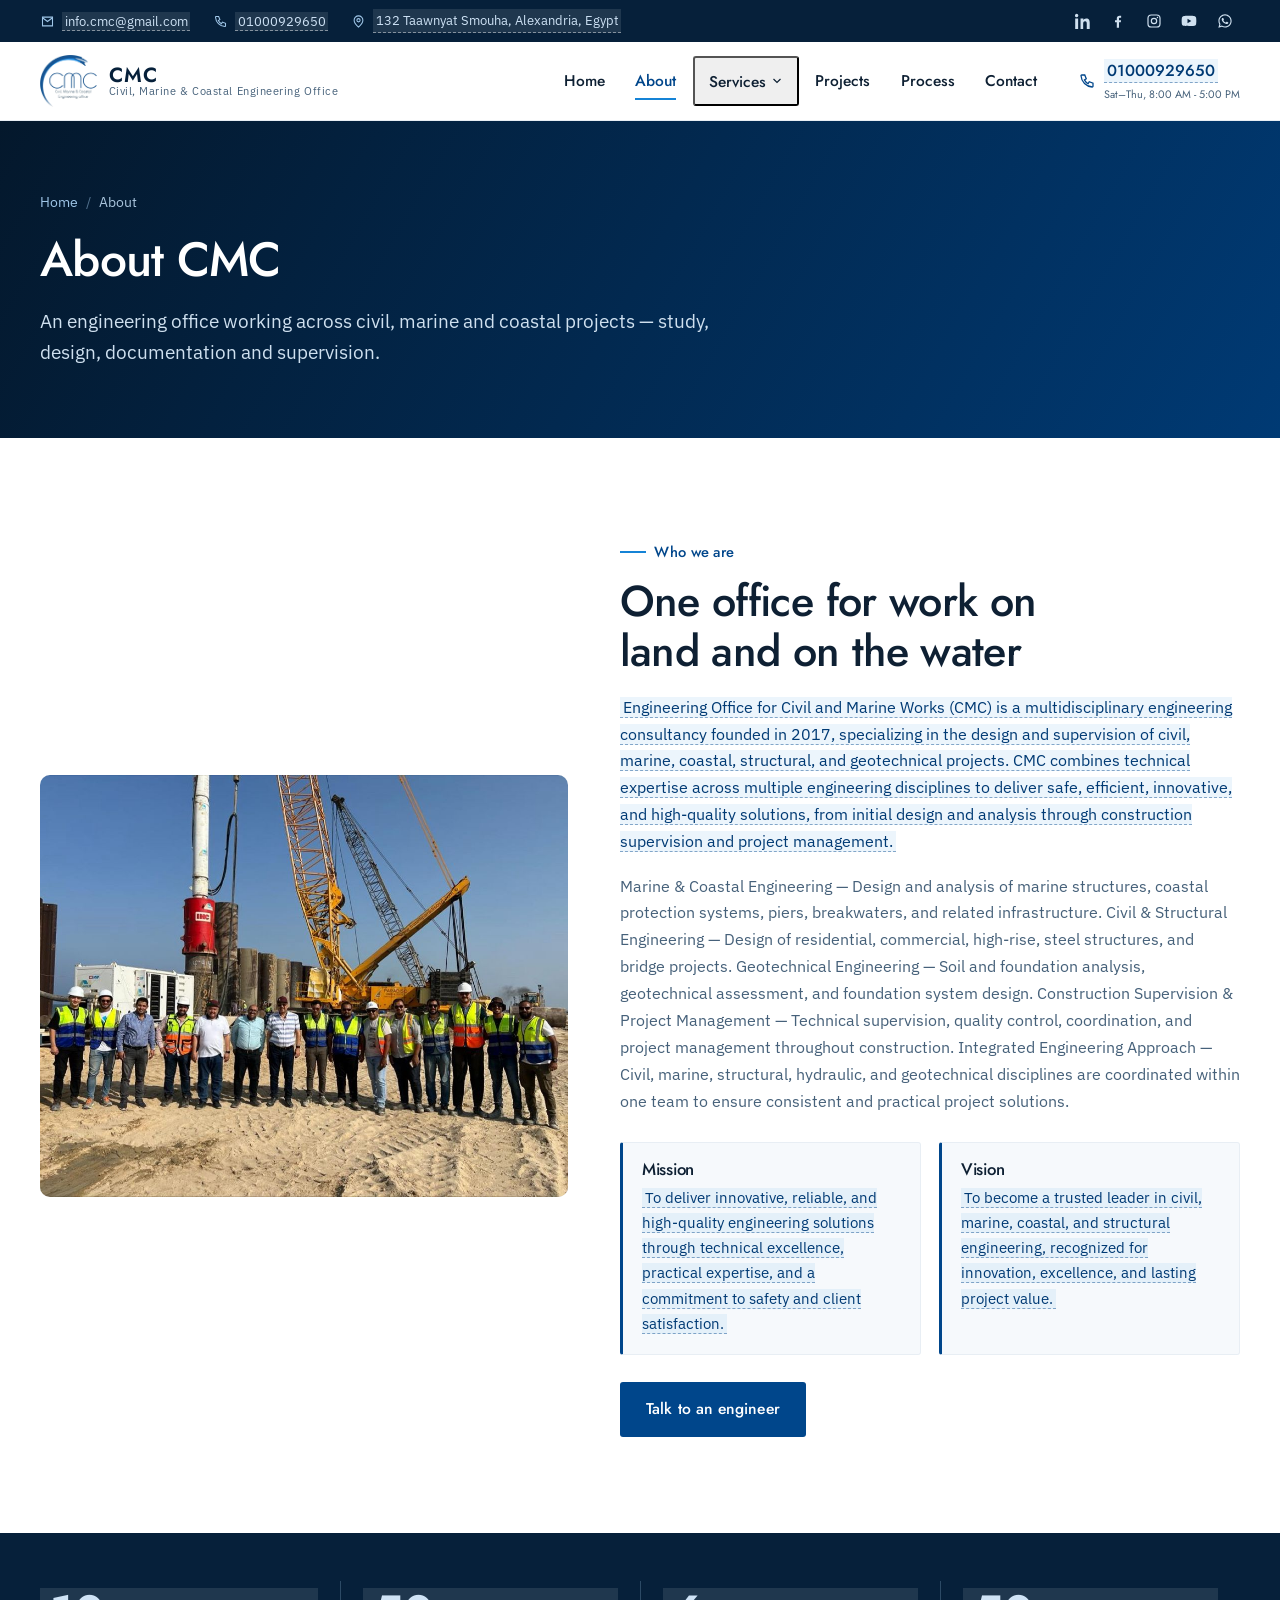
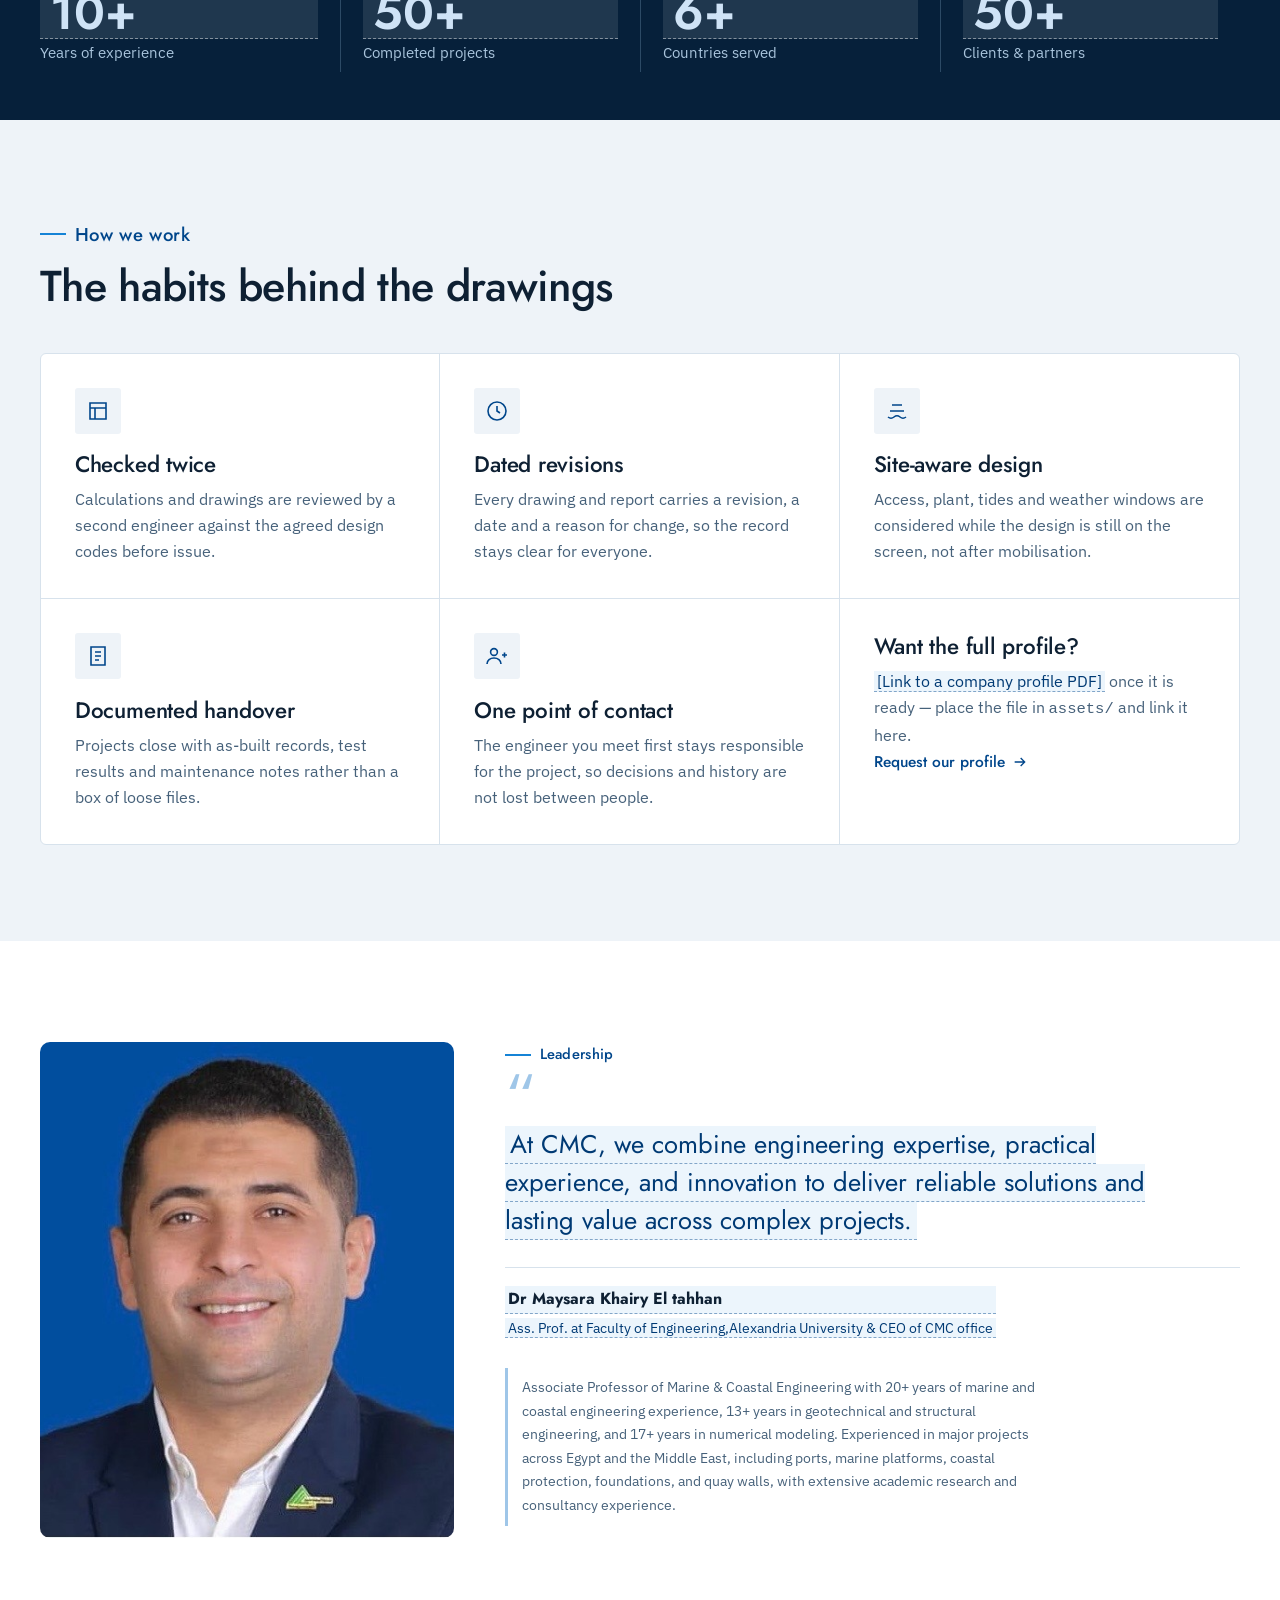
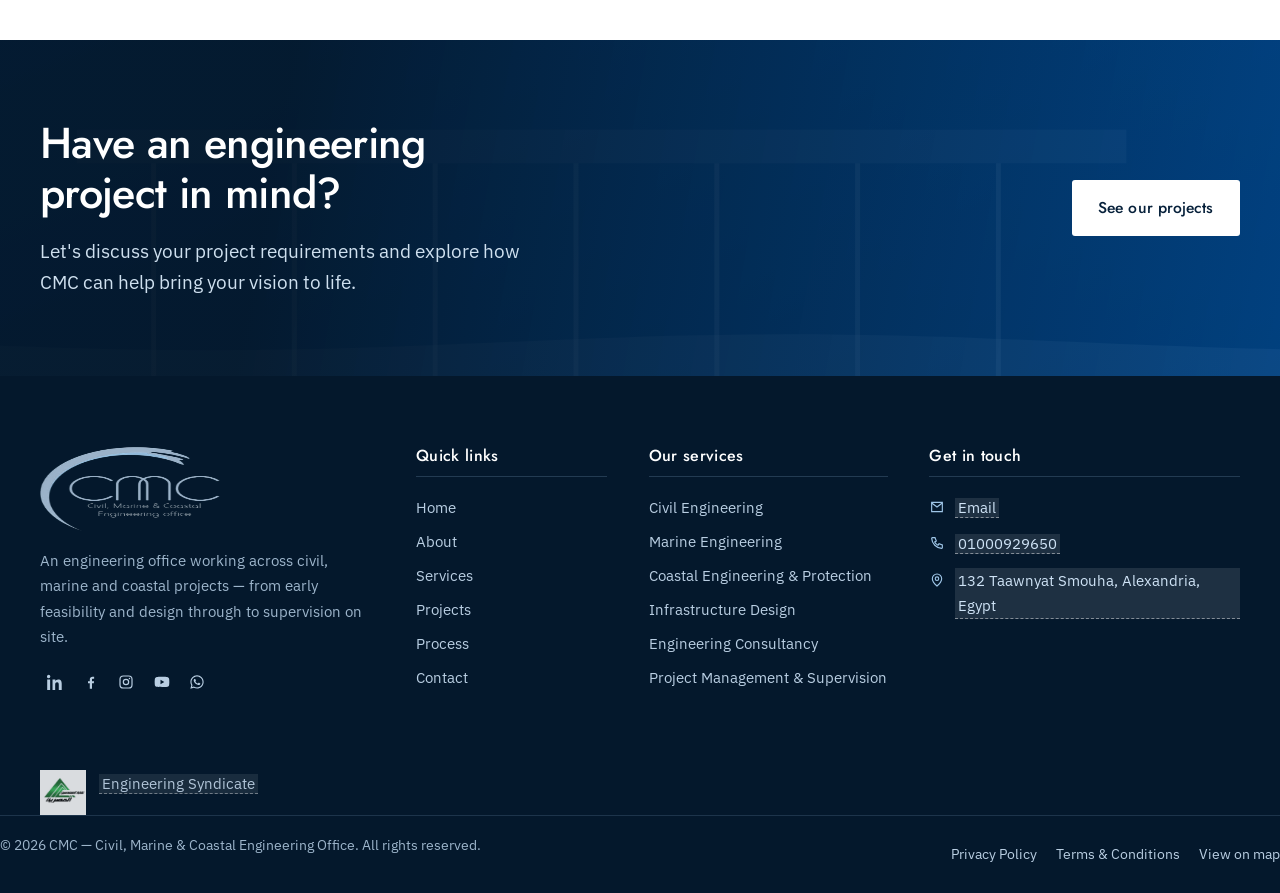
<file: about.html>
<!DOCTYPE html>
<html lang="en">
<head>
  <meta charset="utf-8">
  <meta name="viewport" content="width=device-width, initial-scale=1">
  <title>About CMC | Civil, Marine &amp; Coastal Engineering Office</title>
  <meta name="description" content="How the CMC engineering office works: one team covering civil, marine and coastal engineering, from survey data through design to site supervision.">
  <meta name="author" content="CMC — Civil, Marine &amp; Coastal Engineering Office">
  <link rel="canonical" href="https://USERNAME.github.io/CMC-Engineering/about.html">

  <!-- Open Graph / social sharing -->
  <meta property="og:type" content="website">
  <meta property="og:site_name" content="CMC — Civil, Marine &amp; Coastal Engineering Office">
  <meta property="og:title" content="About CMC | Civil, Marine &amp; Coastal Engineering Office">
  <meta property="og:description" content="How the CMC engineering office works: one team covering civil, marine and coastal engineering, from survey data through design to site supervision.">
  <meta property="og:url" content="https://USERNAME.github.io/CMC-Engineering/about.html">
  <meta property="og:image" content="https://USERNAME.github.io/CMC-Engineering/assets/images/cmc-logo.png">
  <meta name="twitter:card" content="summary_large_image">

  <link rel="icon" href="assets/images/favicon.png" type="image/png">
  <link rel="apple-touch-icon" href="assets/images/apple-touch-icon.png">

  <link rel="preconnect" href="https://fonts.googleapis.com">
  <link rel="preconnect" href="https://fonts.gstatic.com" crossorigin>
  <link href="https://fonts.googleapis.com/css2?family=Jost:wght@400;500;600&family=IBM+Plex+Sans:wght@400;500;600&display=swap" rel="stylesheet">
  <link rel="stylesheet" href="css/style.css">
</head>
<body>
  <a class="skip-link" href="#main">Skip to main content</a>

  <!-- ===== Top bar: edit contact details and social links here ===== -->
  <div class="topbar">
    <div class="container">
      <ul class="topbar-list">
        <li class="topbar-item">
          <svg viewBox="0 0 24 24" fill="none" stroke="currentColor" stroke-width="1.7" aria-hidden="true"><path d="M4 5h16v14H4z"/><path d="m4 6 8 6 8-6"/></svg>
          <a href="mailto:info.cmc@gmail.com"><span class="ph">info.cmc@gmail.com</span></a>
        </li>
        <li class="topbar-item">
          <svg viewBox="0 0 24 24" fill="none" stroke="currentColor" stroke-width="1.7" aria-hidden="true"><path d="M5 4h4l2 5-2.5 1.5a12 12 0 0 0 5 5L15 13l5 2v4a1 1 0 0 1-1.1 1A16 16 0 0 1 4 5.1 1 1 0 0 1 5 4Z"/></svg>
          <a href="tel:+201000929650"><span class="ph">01000929650</span></a>
        </li>
        <li class="topbar-item topbar-item--address">
          <svg viewBox="0 0 24 24" fill="none" stroke="currentColor" stroke-width="1.7" aria-hidden="true"><path d="M12 21s7-6.2 7-11a7 7 0 1 0-14 0c0 4.8 7 11 7 11Z"/><circle cx="12" cy="10" r="2.6"/></svg>
          <span class="ph">132 Taawnyat Smouha, Alexandria, Egypt</span>
        </li>
      </ul>
      <ul class="social" aria-label="CMC on social media">
        <li><a href="#" aria-label="LinkedIn"><svg viewBox="0 0 24 24" fill="currentColor" aria-hidden="true"><path d="M4.98 3.5A2.5 2.5 0 1 1 0 3.5a2.5 2.5 0 0 1 4.98 0ZM.3 8.2h4.4V24H.3zM8.3 8.2h4.2v2.2h.06c.6-1.1 2.05-2.3 4.2-2.3 4.5 0 5.3 2.9 5.3 6.7V24h-4.4v-7.5c0-1.8 0-4.1-2.5-4.1s-2.9 2-2.9 4V24H8.3z"/></svg></a></li>
        <li><a href="#" aria-label="Facebook"><svg viewBox="0 0 24 24" fill="currentColor" aria-hidden="true"><path d="M13.5 22v-8h2.7l.4-3.2h-3.1V8.7c0-.9.26-1.5 1.6-1.5h1.6V4.3c-.3 0-1.3-.1-2.4-.1-2.4 0-4.1 1.5-4.1 4.2v2.4H7.5V14h2.7v8z"/></svg></a></li>
        <li><a href="#" aria-label="Instagram"><svg viewBox="0 0 24 24" fill="none" stroke="currentColor" stroke-width="1.8" aria-hidden="true"><rect x="3" y="3" width="18" height="18" rx="5"/><circle cx="12" cy="12" r="4"/><circle cx="17.2" cy="6.8" r="1.1" fill="currentColor" stroke="none"/></svg></a></li>
        <li><a href="#" aria-label="YouTube"><svg viewBox="0 0 24 24" fill="currentColor" aria-hidden="true"><path d="M23 12s0-3.6-.46-5.33a2.78 2.78 0 0 0-1.95-1.96C18.86 4.25 12 4.25 12 4.25s-6.86 0-8.59.46a2.78 2.78 0 0 0-1.95 1.96C1 8.4 1 12 1 12s0 3.6.46 5.33a2.78 2.78 0 0 0 1.95 1.96c1.73.46 8.59.46 8.59.46s6.86 0 8.59-.46a2.78 2.78 0 0 0 1.95-1.96C23 15.6 23 12 23 12ZM9.75 15.27V8.73L15.5 12z"/></svg></a></li>
            <li><a href="https://wa.me/+201000929650" aria-label="WhatsApp"><svg viewBox="0 0 24 24" fill="currentColor" aria-hidden="true"><path d="M12.04 2C6.58 2 2.13 6.45 2.13 11.91c0 1.75.46 3.46 1.32 4.97L2 22l5.25-1.38a9.9 9.9 0 0 0 4.79 1.22h.01c5.46 0 9.91-4.45 9.91-9.91S17.5 2 12.04 2Zm0 18.15h-.01a8.2 8.2 0 0 1-4.19-1.15l-.3-.18-3.12.82.83-3.04-.2-.31a8.18 8.18 0 0 1-1.26-4.38c0-4.54 3.7-8.23 8.25-8.23 2.2 0 4.27.86 5.83 2.42a8.18 8.18 0 0 1 2.41 5.82c0 4.54-3.7 8.23-8.24 8.23Zm4.52-6.16c-.25-.12-1.47-.72-1.69-.81-.23-.08-.39-.12-.56.13-.16.25-.64.81-.79.98-.14.16-.29.19-.54.06-.25-.12-1.05-.39-1.99-1.23-.74-.66-1.23-1.47-1.38-1.72-.14-.25-.01-.38.11-.5.11-.11.25-.29.37-.43.12-.15.16-.25.25-.41.08-.17.04-.31-.02-.43-.06-.12-.56-1.34-.76-1.84-.2-.48-.41-.42-.56-.43h-.48c-.16 0-.43.06-.65.31-.22.25-.85.83-.85 2.03s.87 2.35.99 2.51c.12.16 1.71 2.61 4.15 3.66.58.25 1.03.4 1.38.51.58.18 1.11.16 1.53.1.47-.07 1.47-.6 1.67-1.18.21-.58.21-1.07.15-1.18-.06-.11-.22-.17-.47-.29Z"/></svg></a></li>
      </ul>
    </div>
  </div>

  <!-- ===== Main header ===== -->
  <header class="site-header">
    <div class="container nav-wrap">
      <a class="brand" href="index.html" aria-label="CMC — Civil, Marine &amp; Coastal Engineering Office, home">
        <img src="assets/images/cmc-logo.png" alt="CMC logo" width="140" height="129">
        <span class="brand-text">
          <span class="brand-name">CMC</span>
          <span class="brand-tag">Civil, Marine &amp; Coastal Engineering Office</span>
        </span>
      </a>

      <nav class="nav" id="primary-nav" aria-label="Main">
        <ul class="nav-list">
          <li><a class="nav-link" href="index.html">Home</a></li>
          <li><a class="nav-link" href="about.html" aria-current="page">About</a></li>
          <li class="has-dropdown">
            <button class="nav-link dropdown-toggle" type="button" aria-expanded="false" aria-controls="services-menu">
              Services
              <svg viewBox="0 0 24 24" fill="none" stroke="currentColor" stroke-width="2.4" aria-hidden="true"><path d="m5 8 7 7 7-7"/></svg>
            </button>
            <ul class="dropdown" id="services-menu">
              <li><a href="services.html#civil-engineering">Civil Engineering</a></li>
              <li><a href="services.html#marine-engineering">Marine Engineering</a></li>
              <li><a href="services.html#coastal-engineering">Coastal Engineering &amp; Protection</a></li>
              <li><a href="services.html#infrastructure-design">Infrastructure Design</a></li>
              <li><a href="services.html#consultancy">Engineering Consultancy</a></li>
              <li><a href="services.html#project-management">Project Management &amp; Supervision</a></li>
            </ul>
          </li>
          <li><a class="nav-link" href="projects.html">Projects</a></li>
          <li><a class="nav-link" href="index.html#process">Process</a></li>
          <li><a class="nav-link" href="contact.html">Contact</a></li>
        </ul>
      </nav>

      <div class="nav-actions">
        <a class="nav-phone" href="tel:+201000929650">
          <svg viewBox="0 0 24 24" fill="none" stroke="currentColor" stroke-width="1.7" aria-hidden="true"><path d="M5 4h4l2 5-2.5 1.5a12 12 0 0 0 5 5L15 13l5 2v4a1 1 0 0 1-1.1 1A16 16 0 0 1 4 5.1 1 1 0 0 1 5 4Z"/></svg>
          <span><span class="ph">01000929650</span><small>Sat–Thu, 8:00 AM - 5:00 PM</small></span>
        </a>
        <button class="nav-toggle" type="button" aria-expanded="false" aria-controls="primary-nav" aria-label="Open menu"><span></span></button>
      </div>
    </div>
  </header>
  <div class="nav-backdrop"></div>

  <main id="main">
    <section class="page-head">
      <div class="container">
        <ul class="breadcrumb">
          <li><a href="index.html">Home</a></li>
          <li>About</li>
        </ul>
        <h1>About CMC</h1>
        <p>An engineering office working across civil, marine and coastal projects — study, design, documentation and supervision.</p>
      </div>
    </section>

    <section class="section">
      <div class="container about-grid">
        <div class="about-media reveal">
          <img src="assets/images/group_pic.jpg" alt="Placeholder image for the CMC office and engineering team" width="1000" height="780">
        </div>
        <div class="reveal">
          <p class="eyebrow">Who we are</p>
          <h2>One office for work on land and on the water</h2>
          <p>
            <span class="ph">Engineering Office for Civil and Marine Works (CMC) is a multidisciplinary engineering consultancy founded in 2017, specializing in the design and supervision of civil, marine, coastal, structural, and geotechnical projects.

CMC combines technical expertise across multiple engineering disciplines to deliver safe, efficient, innovative, and high-quality solutions, from initial design and analysis through construction supervision and project management.</span>
          </p>
          <p>
            Marine & Coastal Engineering — Design and analysis of marine structures, coastal protection systems, piers, breakwaters, and related infrastructure.

Civil & Structural Engineering — Design of residential, commercial, high-rise, steel structures, and bridge projects.

Geotechnical Engineering — Soil and foundation analysis, geotechnical assessment, and foundation system design.

Construction Supervision & Project Management — Technical supervision, quality control, coordination, and project management throughout construction.

Integrated Engineering Approach — Civil, marine, structural, hydraulic, and geotechnical disciplines are coordinated within one team to ensure consistent and practical project solutions.
          </p>
          <div class="mv-grid">
            <div class="mv">
              <h4>Mission</h4>
              <p><span class="ph">To deliver innovative, reliable, and high-quality engineering solutions through technical excellence, practical expertise, and a commitment to safety and client satisfaction.</span></p>
            </div>
            <div class="mv">
              <h4>Vision</h4>
              <p><span class="ph">To become a trusted leader in civil, marine, coastal, and structural engineering, recognized for innovation, excellence, and lasting project value.</span></p>
            </div>
          </div>
          <a class="btn btn--primary" href="contact.html">Talk to an engineer</a>
        </div>
      </div>
    </section>

    <section class="stats" aria-label="CMC in numbers">
      <div class="container">
        <div class="stats-grid">
          <div class="stat"><b class="ph">10+</b><span>Years of experience</span></div>
          <div class="stat"><b class="ph">50+</b><span>Completed projects</span></div>
          <div class="stat"><b class="ph">6+</b><span>Countries served</span></div>
          <div class="stat"><b class="ph">50+</b><span>Clients &amp; partners</span></div>
        </div>
      </div>
    </section>

    <section class="section band-mist">
      <div class="container">
        <div class="section-head reveal">
          <p class="eyebrow">How we work</p>
          <h2>The habits behind the drawings</h2>
        </div>
        <div class="reasons reveal">
          <article class="reason">
            <span class="icon-badge"><svg viewBox="0 0 24 24" fill="none" stroke="currentColor" stroke-width="1.6" aria-hidden="true"><path d="M4 4h16v16H4z"/><path d="M4 9h16M9 9v11"/></svg></span>
            <h3>Checked twice</h3>
            <p>Calculations and drawings are reviewed by a second engineer against the agreed design codes before issue.</p>
          </article>
          <article class="reason">
            <span class="icon-badge"><svg viewBox="0 0 24 24" fill="none" stroke="currentColor" stroke-width="1.6" aria-hidden="true"><circle cx="12" cy="12" r="9"/><path d="M12 7v5l3 2"/></svg></span>
            <h3>Dated revisions</h3>
            <p>Every drawing and report carries a revision, a date and a reason for change, so the record stays clear for everyone.</p>
          </article>
          <article class="reason">
            <span class="icon-badge"><svg viewBox="0 0 24 24" fill="none" stroke="currentColor" stroke-width="1.6" aria-hidden="true"><path d="M3 18c2 1.6 4 1.6 6 0s4-1.6 6 0 4 1.6 6 0"/><path d="M5 12h14M7 6h10"/></svg></span>
            <h3>Site-aware design</h3>
            <p>Access, plant, tides and weather windows are considered while the design is still on the screen, not after mobilisation.</p>
          </article>
          <article class="reason">
            <span class="icon-badge"><svg viewBox="0 0 24 24" fill="none" stroke="currentColor" stroke-width="1.6" aria-hidden="true"><path d="M5 3h14v18H5z"/><path d="M9 8h6M9 12h6M9 16h4"/></svg></span>
            <h3>Documented handover</h3>
            <p>Projects close with as-built records, test results and maintenance notes rather than a box of loose files.</p>
          </article>
          <article class="reason">
            <span class="icon-badge"><svg viewBox="0 0 24 24" fill="none" stroke="currentColor" stroke-width="1.6" aria-hidden="true"><circle cx="9" cy="8" r="3.4"/><path d="M2 20c0-3.6 3.1-6 7-6s7 2.4 7 6"/><path d="M17 11h5M19.5 8.5v5"/></svg></span>
            <h3>One point of contact</h3>
            <p>The engineer you meet first stays responsible for the project, so decisions and history are not lost between people.</p>
          </article>
          <article class="reason">
            <h3>Want the full profile?</h3>
            <p><span class="ph">[Link to a company profile PDF]</span> once it is ready — place the file in <code>assets/</code> and link it here.</p>
            <p><a class="link-more" href="contact.html">Request our profile
              <svg viewBox="0 0 24 24" fill="none" stroke="currentColor" stroke-width="2" aria-hidden="true"><path d="M4 12h15M13 6l6 6-6 6"/></svg></a></p>
          </article>
        </div>
      </div>
    </section>

    <section class="section">
      <div class="container ceo-grid">
        <div class="reveal">
          <img class="ceo-photo" src="assets/images/ceo.jpg" alt="Placeholder for the CEO portrait" width="700" height="840" loading="lazy">
        </div>
        <div class="reveal">
          <p class="eyebrow">Leadership</p>
          <span class="ceo-mark" aria-hidden="true">“</span>
          <blockquote class="ceo-quote"><span class="ph">At CMC, we combine engineering expertise, practical experience, and innovation to deliver reliable solutions and lasting value across complex projects.</span></blockquote>
          <div class="ceo-sign">
            <div>
              <b class="ph">Dr Maysara Khairy El tahhan</b>
              <span class="ph">Ass. Prof. at Faculty of Engineering,Alexandria University & CEO of CMC office</span>
            </div>
          </div>
          <p class="note">Associate Professor of Marine & Coastal Engineering with 20+ years of marine and coastal engineering experience, 13+ years in geotechnical and structural engineering, and 17+ years in numerical modeling. Experienced in major projects across Egypt and the Middle East, including ports, marine platforms, coastal protection, foundations, and quay walls, with extensive academic research and consultancy experience.</p>
        </div>
      </div>
    </section>

    <section class="cta-banner">
      <div class="container cta-inner">
        <div>
          <h2>Have an engineering project in mind?</h2>
          <p>Let's discuss your project requirements and explore how CMC can help bring your vision to life.</p>
        </div>
        <div class="cta-actions">
          <a class="btn btn--light" href="projects.html">See our projects</a>
        </div>
      </div>
    </section>
  </main>

  <!-- ===== Footer ===== -->
  <footer class="site-footer">
    <div class="container">
      <div class="footer-main">
        <div class="footer-brand">
          <img src="assets/images/cmc-logo-light.png" alt="CMC — Civil, Marine &amp; Coastal Engineering Office" width="180" height="166" loading="lazy">
          <p>An engineering office working across civil, marine and coastal projects — from early feasibility and design through to supervision on site.</p>
          <ul class="social" aria-label="CMC on social media">
            <li><a href="#" aria-label="LinkedIn"><svg viewBox="0 0 24 24" fill="currentColor" aria-hidden="true"><path d="M4.98 3.5A2.5 2.5 0 1 1 0 3.5a2.5 2.5 0 0 1 4.98 0ZM.3 8.2h4.4V24H.3zM8.3 8.2h4.2v2.2h.06c.6-1.1 2.05-2.3 4.2-2.3 4.5 0 5.3 2.9 5.3 6.7V24h-4.4v-7.5c0-1.8 0-4.1-2.5-4.1s-2.9 2-2.9 4V24H8.3z"/></svg></a></li>
            <li><a href="#" aria-label="Facebook"><svg viewBox="0 0 24 24" fill="currentColor" aria-hidden="true"><path d="M13.5 22v-8h2.7l.4-3.2h-3.1V8.7c0-.9.26-1.5 1.6-1.5h1.6V4.3c-.3 0-1.3-.1-2.4-.1-2.4 0-4.1 1.5-4.1 4.2v2.4H7.5V14h2.7v8z"/></svg></a></li>
            <li><a href="#" aria-label="Instagram"><svg viewBox="0 0 24 24" fill="none" stroke="currentColor" stroke-width="1.8" aria-hidden="true"><rect x="3" y="3" width="18" height="18" rx="5"/><circle cx="12" cy="12" r="4"/><circle cx="17.2" cy="6.8" r="1.1" fill="currentColor" stroke="none"/></svg></a></li>
            <li><a href="#" aria-label="YouTube"><svg viewBox="0 0 24 24" fill="currentColor" aria-hidden="true"><path d="M23 12s0-3.6-.46-5.33a2.78 2.78 0 0 0-1.95-1.96C18.86 4.25 12 4.25 12 4.25s-6.86 0-8.59.46a2.78 2.78 0 0 0-1.95 1.96C1 8.4 1 12 1 12s0 3.6.46 5.33a2.78 2.78 0 0 0 1.95 1.96c1.73.46 8.59.46 8.59.46s6.86 0 8.59-.46a2.78 2.78 0 0 0 1.95-1.96C23 15.6 23 12 23 12ZM9.75 15.27V8.73L15.5 12z"/></svg></a></li>
            <li><a href="https://wa.me/+201000929650" aria-label="WhatsApp"><svg viewBox="0 0 24 24" fill="currentColor" aria-hidden="true"><path d="M12.04 2C6.58 2 2.13 6.45 2.13 11.91c0 1.75.46 3.46 1.32 4.97L2 22l5.25-1.38a9.9 9.9 0 0 0 4.79 1.22h.01c5.46 0 9.91-4.45 9.91-9.91S17.5 2 12.04 2Zm0 18.15h-.01a8.2 8.2 0 0 1-4.19-1.15l-.3-.18-3.12.82.83-3.04-.2-.31a8.18 8.18 0 0 1-1.26-4.38c0-4.54 3.7-8.23 8.25-8.23 2.2 0 4.27.86 5.83 2.42a8.18 8.18 0 0 1 2.41 5.82c0 4.54-3.7 8.23-8.24 8.23Zm4.52-6.16c-.25-.12-1.47-.72-1.69-.81-.23-.08-.39-.12-.56.13-.16.25-.64.81-.79.98-.14.16-.29.19-.54.06-.25-.12-1.05-.39-1.99-1.23-.74-.66-1.23-1.47-1.38-1.72-.14-.25-.01-.38.11-.5.11-.11.25-.29.37-.43.12-.15.16-.25.25-.41.08-.17.04-.31-.02-.43-.06-.12-.56-1.34-.76-1.84-.2-.48-.41-.42-.56-.43h-.48c-.16 0-.43.06-.65.31-.22.25-.85.83-.85 2.03s.87 2.35.99 2.51c.12.16 1.71 2.61 4.15 3.66.58.25 1.03.4 1.38.51.58.18 1.11.16 1.53.1.47-.07 1.47-.6 1.67-1.18.21-.58.21-1.07.15-1.18-.06-.11-.22-.17-.47-.29Z"/></svg></a></li>
          </ul>
        </div>

        <div>
          <h4>Quick links</h4>
          <ul class="footer-links">
            <li><a href="index.html">Home</a></li>
            <li><a href="about.html">About</a></li>
            <li><a href="services.html">Services</a></li>
            <li><a href="projects.html">Projects</a></li>
            <li><a href="index.html#process">Process</a></li>
            <li><a href="contact.html">Contact</a></li>
          </ul>
        </div>

        <div>
          <h4>Our services</h4>
          <ul class="footer-links">
            <li><a href="services.html#civil-engineering">Civil Engineering</a></li>
            <li><a href="services.html#marine-engineering">Marine Engineering</a></li>
            <li><a href="services.html#coastal-engineering">Coastal Engineering &amp; Protection</a></li>
            <li><a href="services.html#infrastructure-design">Infrastructure Design</a></li>
            <li><a href="services.html#consultancy">Engineering Consultancy</a></li>
            <li><a href="services.html#project-management">Project Management &amp; Supervision</a></li>
          </ul>
        </div>

        <div>
          <h4>Get in touch</h4>
          <ul class="footer-contact">
            <li>
              <svg viewBox="0 0 24 24" fill="none" stroke="currentColor" stroke-width="1.7" aria-hidden="true"><path d="M4 5h16v14H4z"/><path d="m4 6 8 6 8-6"/></svg>
              <a href="mailto:info.cmc@gmail.com"><span class="ph">Email</span></a>
            </li>
            <li>
              <svg viewBox="0 0 24 24" fill="none" stroke="currentColor" stroke-width="1.7" aria-hidden="true"><path d="M5 4h4l2 5-2.5 1.5a12 12 0 0 0 5 5L15 13l5 2v4a1 1 0 0 1-1.1 1A16 16 0 0 1 4 5.1 1 1 0 0 1 5 4Z"/></svg>
              <a href="tel:+201000929650"><span class="ph">01000929650</span></a>
            </li>
            <li>
              <svg viewBox="0 0 24 24" fill="none" stroke="currentColor" stroke-width="1.7" aria-hidden="true"><path d="M12 21s7-6.2 7-11a7 7 0 1 0-14 0c0 4.8 7 11 7 11Z"/><circle cx="12" cy="10" r="2.6"/></svg>
              <span class="ph">132 Taawnyat Smouha, Alexandria, Egypt</span>
            </li>
          </ul>
        </div>
      </div>

      <!-- Branch offices: duplicate a block per office, or delete the whole section -->
      
        <div class="footer-accred">
          <img src="assets/images/eng_logo.jpg" alt="Placeholder for a professional accreditation logo" width="46" height="46" loading="lazy">
          <p><span class="ph">Engineering Syndicate</span></p>
        </div>
      </div>

      <div class="footer-bottom">
        <p>© <span data-year>2026</span> CMC — Civil, Marine &amp; Coastal Engineering Office. All rights reserved.</p>
        <ul>
          <li><a href="privacy-policy.html">Privacy Policy</a></li>
          <li><a href="terms.html">Terms &amp; Conditions</a></li>
          <li><a href="index.html#map">View on map</a></li>
        </ul>
      </div>
    </div>
  </footer>

  <button class="to-top" type="button" aria-label="Back to top">
    <svg viewBox="0 0 24 24" fill="none" stroke="currentColor" stroke-width="2.2" aria-hidden="true"><path d="M12 19V5"/><path d="m5 12 7-7 7 7"/></svg>
  </button>

  <script src="js/main.js" defer></script>
</body>
</html>
</file>
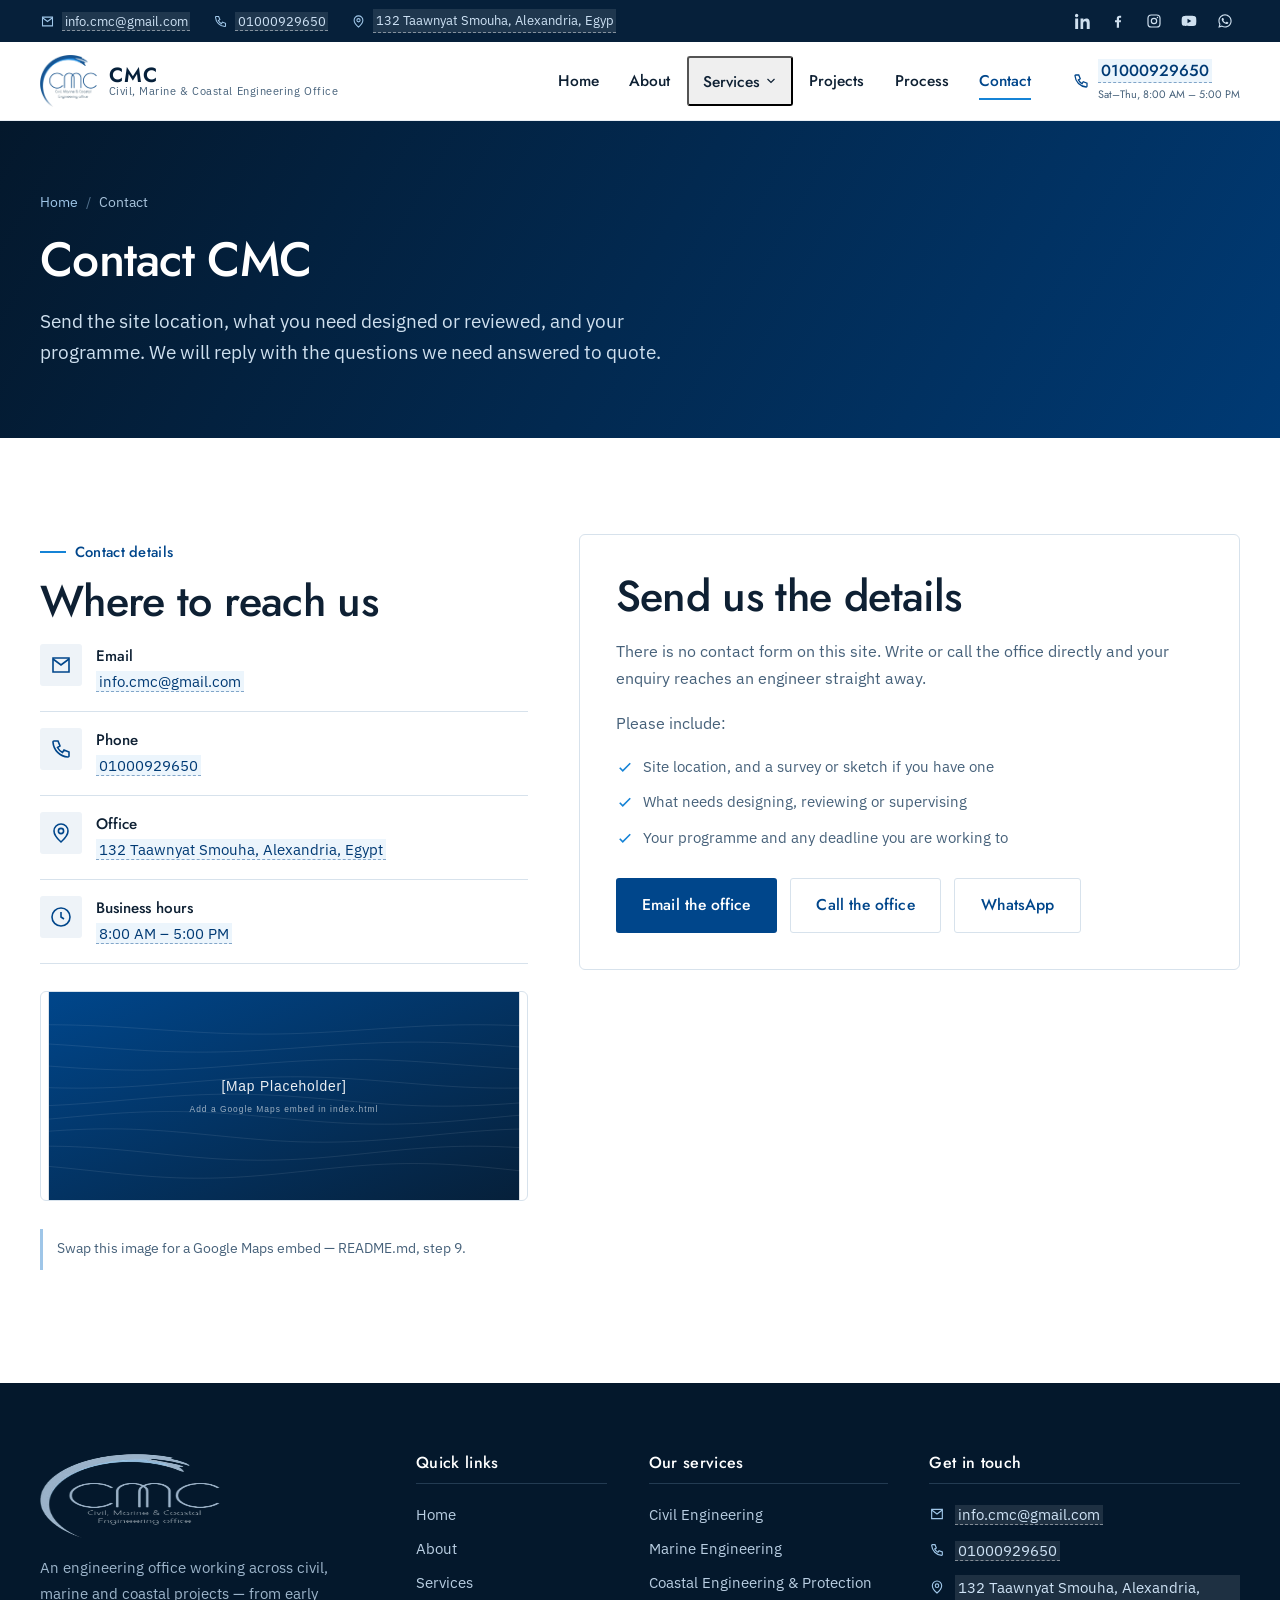
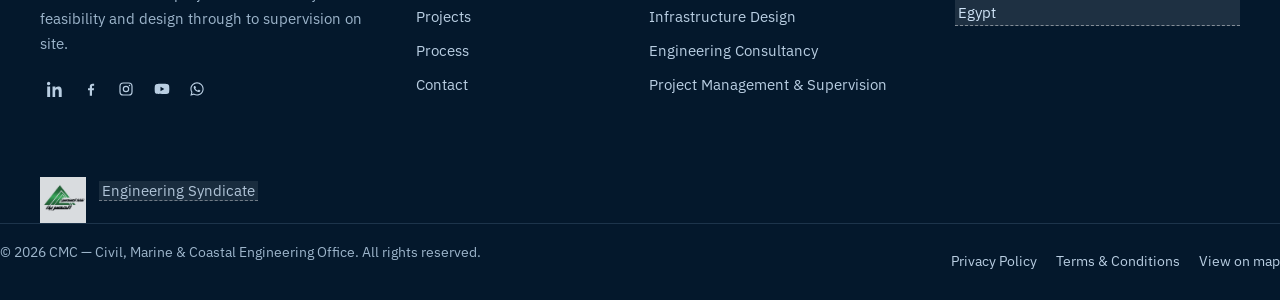
<file: contact.html>
<!DOCTYPE html>
<html lang="en">
<head>
  <meta charset="utf-8">
  <meta name="viewport" content="width=device-width, initial-scale=1">
  <title>Contact | CMC Civil, Marine &amp; Coastal Engineering Office</title>
  <meta name="description" content="Contact the CMC engineering office about a civil, marine or coastal project — office address, phone, email and enquiry form.">
  <meta name="author" content="CMC — Civil, Marine &amp; Coastal Engineering Office">
  <link rel="canonical" href="https://USERNAME.github.io/CMC-Engineering/contact.html">

  <!-- Open Graph / social sharing -->
  <meta property="og:type" content="website">
  <meta property="og:site_name" content="CMC — Civil, Marine &amp; Coastal Engineering Office">
  <meta property="og:title" content="Contact | CMC Civil, Marine &amp; Coastal Engineering Office">
  <meta property="og:description" content="Contact the CMC engineering office about a civil, marine or coastal project — office address, phone, email and enquiry form.">
  <meta property="og:url" content="https://USERNAME.github.io/CMC-Engineering/contact.html">
  <meta property="og:image" content="https://USERNAME.github.io/CMC-Engineering/assets/images/cmc-logo.png">
  <meta name="twitter:card" content="summary_large_image">

  <link rel="icon" href="assets/images/favicon.png" type="image/png">
  <link rel="apple-touch-icon" href="assets/images/apple-touch-icon.png">

  <link rel="preconnect" href="https://fonts.googleapis.com">
  <link rel="preconnect" href="https://fonts.gstatic.com" crossorigin>
  <link href="https://fonts.googleapis.com/css2?family=Jost:wght@400;500;600&family=IBM+Plex+Sans:wght@400;500;600&display=swap" rel="stylesheet">
  <link rel="stylesheet" href="css/style.css">
</head>
<body>
  <a class="skip-link" href="#main">Skip to main content</a>

  <!-- ===== Top bar: edit contact details and social links here ===== -->
  <div class="topbar">
    <div class="container">
      <ul class="topbar-list">
        <li class="topbar-item">
          <svg viewBox="0 0 24 24" fill="none" stroke="currentColor" stroke-width="1.7" aria-hidden="true"><path d="M4 5h16v14H4z"/><path d="m4 6 8 6 8-6"/></svg>
          <a href="mailto:info.cmc@gmail.com"><span class="ph">info.cmc@gmail.com</span></a>
        </li>
        <li class="topbar-item">
          <svg viewBox="0 0 24 24" fill="none" stroke="currentColor" stroke-width="1.7" aria-hidden="true"><path d="M5 4h4l2 5-2.5 1.5a12 12 0 0 0 5 5L15 13l5 2v4a1 1 0 0 1-1.1 1A16 16 0 0 1 4 5.1 1 1 0 0 1 5 4Z"/></svg>
          <a href="tel:+201000929650"><span class="ph">01000929650</span></a>
        </li>
        <li class="topbar-item topbar-item--address">
          <svg viewBox="0 0 24 24" fill="none" stroke="currentColor" stroke-width="1.7" aria-hidden="true"><path d="M12 21s7-6.2 7-11a7 7 0 1 0-14 0c0 4.8 7 11 7 11Z"/><circle cx="12" cy="10" r="2.6"/></svg>
          <span class="ph">132 Taawnyat Smouha, Alexandria, Egyp</span>
        </li>
      </ul>
      <ul class="social" aria-label="CMC on social media">
        <li><a href="#" aria-label="LinkedIn"><svg viewBox="0 0 24 24" fill="currentColor" aria-hidden="true"><path d="M4.98 3.5A2.5 2.5 0 1 1 0 3.5a2.5 2.5 0 0 1 4.98 0ZM.3 8.2h4.4V24H.3zM8.3 8.2h4.2v2.2h.06c.6-1.1 2.05-2.3 4.2-2.3 4.5 0 5.3 2.9 5.3 6.7V24h-4.4v-7.5c0-1.8 0-4.1-2.5-4.1s-2.9 2-2.9 4V24H8.3z"/></svg></a></li>
        <li><a href="#" aria-label="Facebook"><svg viewBox="0 0 24 24" fill="currentColor" aria-hidden="true"><path d="M13.5 22v-8h2.7l.4-3.2h-3.1V8.7c0-.9.26-1.5 1.6-1.5h1.6V4.3c-.3 0-1.3-.1-2.4-.1-2.4 0-4.1 1.5-4.1 4.2v2.4H7.5V14h2.7v8z"/></svg></a></li>
        <li><a href="#" aria-label="Instagram"><svg viewBox="0 0 24 24" fill="none" stroke="currentColor" stroke-width="1.8" aria-hidden="true"><rect x="3" y="3" width="18" height="18" rx="5"/><circle cx="12" cy="12" r="4"/><circle cx="17.2" cy="6.8" r="1.1" fill="currentColor" stroke="none"/></svg></a></li>
        <li><a href="#" aria-label="YouTube"><svg viewBox="0 0 24 24" fill="currentColor" aria-hidden="true"><path d="M23 12s0-3.6-.46-5.33a2.78 2.78 0 0 0-1.95-1.96C18.86 4.25 12 4.25 12 4.25s-6.86 0-8.59.46a2.78 2.78 0 0 0-1.95 1.96C1 8.4 1 12 1 12s0 3.6.46 5.33a2.78 2.78 0 0 0 1.95 1.96c1.73.46 8.59.46 8.59.46s6.86 0 8.59-.46a2.78 2.78 0 0 0 1.95-1.96C23 15.6 23 12 23 12ZM9.75 15.27V8.73L15.5 12z"/></svg></a></li>
            <li><a href="https://wa.me/01000929650" aria-label="WhatsApp"><svg viewBox="0 0 24 24" fill="currentColor" aria-hidden="true"><path d="M12.04 2C6.58 2 2.13 6.45 2.13 11.91c0 1.75.46 3.46 1.32 4.97L2 22l5.25-1.38a9.9 9.9 0 0 0 4.79 1.22h.01c5.46 0 9.91-4.45 9.91-9.91S17.5 2 12.04 2Zm0 18.15h-.01a8.2 8.2 0 0 1-4.19-1.15l-.3-.18-3.12.82.83-3.04-.2-.31a8.18 8.18 0 0 1-1.26-4.38c0-4.54 3.7-8.23 8.25-8.23 2.2 0 4.27.86 5.83 2.42a8.18 8.18 0 0 1 2.41 5.82c0 4.54-3.7 8.23-8.24 8.23Zm4.52-6.16c-.25-.12-1.47-.72-1.69-.81-.23-.08-.39-.12-.56.13-.16.25-.64.81-.79.98-.14.16-.29.19-.54.06-.25-.12-1.05-.39-1.99-1.23-.74-.66-1.23-1.47-1.38-1.72-.14-.25-.01-.38.11-.5.11-.11.25-.29.37-.43.12-.15.16-.25.25-.41.08-.17.04-.31-.02-.43-.06-.12-.56-1.34-.76-1.84-.2-.48-.41-.42-.56-.43h-.48c-.16 0-.43.06-.65.31-.22.25-.85.83-.85 2.03s.87 2.35.99 2.51c.12.16 1.71 2.61 4.15 3.66.58.25 1.03.4 1.38.51.58.18 1.11.16 1.53.1.47-.07 1.47-.6 1.67-1.18.21-.58.21-1.07.15-1.18-.06-.11-.22-.17-.47-.29Z"/></svg></a></li>
      </ul>
    </div>
  </div>

  <!-- ===== Main header ===== -->
  <header class="site-header">
    <div class="container nav-wrap">
      <a class="brand" href="index.html" aria-label="CMC — Civil, Marine &amp; Coastal Engineering Office, home">
        <img src="assets/images/cmc-logo.png" alt="CMC logo" width="140" height="129">
        <span class="brand-text">
          <span class="brand-name">CMC</span>
          <span class="brand-tag">Civil, Marine &amp; Coastal Engineering Office</span>
        </span>
      </a>

      <nav class="nav" id="primary-nav" aria-label="Main">
        <ul class="nav-list">
          <li><a class="nav-link" href="index.html">Home</a></li>
          <li><a class="nav-link" href="about.html">About</a></li>
          <li class="has-dropdown">
            <button class="nav-link dropdown-toggle" type="button" aria-expanded="false" aria-controls="services-menu">
              Services
              <svg viewBox="0 0 24 24" fill="none" stroke="currentColor" stroke-width="2.4" aria-hidden="true"><path d="m5 8 7 7 7-7"/></svg>
            </button>
            <ul class="dropdown" id="services-menu">
              <li><a href="services.html#civil-engineering">Civil Engineering</a></li>
              <li><a href="services.html#marine-engineering">Marine Engineering</a></li>
              <li><a href="services.html#coastal-engineering">Coastal Engineering &amp; Protection</a></li>
              <li><a href="services.html#infrastructure-design">Infrastructure Design</a></li>
              <li><a href="services.html#consultancy">Engineering Consultancy</a></li>
              <li><a href="services.html#project-management">Project Management &amp; Supervision</a></li>
            </ul>
          </li>
          <li><a class="nav-link" href="projects.html">Projects</a></li>
          <li><a class="nav-link" href="index.html#process">Process</a></li>
          <li><a class="nav-link" href="contact.html" aria-current="page">Contact</a></li>
        </ul>
      </nav>

      <div class="nav-actions">
        <a class="nav-phone" href="tel:01000929650">
          <svg viewBox="0 0 24 24" fill="none" stroke="currentColor" stroke-width="1.7" aria-hidden="true"><path d="M5 4h4l2 5-2.5 1.5a12 12 0 0 0 5 5L15 13l5 2v4a1 1 0 0 1-1.1 1A16 16 0 0 1 4 5.1 1 1 0 0 1 5 4Z"/></svg>
          <span><span class="ph">01000929650</span><small>Sat–Thu, 8:00 AM – 5:00 PM</small></span>
        </a>
        <button class="nav-toggle" type="button" aria-expanded="false" aria-controls="primary-nav" aria-label="Open menu"><span></span></button>
      </div>
    </div>
  </header>
  <div class="nav-backdrop"></div>

  <main id="main">
    <section class="page-head">
      <div class="container">
        <ul class="breadcrumb">
          <li><a href="index.html">Home</a></li>
          <li>Contact</li>
        </ul>
        <h1>Contact CMC</h1>
        <p>Send the site location, what you need designed or reviewed, and your programme. We will reply with the questions we need answered to quote.</p>
      </div>
    </section>

    <section class="section">
      <div class="container contact-grid">
        <div class="reveal">
          <p class="eyebrow">Contact details</p>
          <h2>Where to reach us</h2>
          <ul class="contact-list">
            <li>
              <span class="icon-badge"><svg viewBox="0 0 24 24" fill="none" stroke="currentColor" stroke-width="1.6" aria-hidden="true"><path d="M4 5h16v14H4z"/><path d="m4 6 8 6 8-6"/></svg></span>
              <span><b>Email</b><a href="mailto:info.cmc@gmail.com"><span class="ph">info.cmc@gmail.com</span></a></span>
            </li>
            <li>
              <span class="icon-badge"><svg viewBox="0 0 24 24" fill="none" stroke="currentColor" stroke-width="1.6" aria-hidden="true"><path d="M5 4h4l2 5-2.5 1.5a12 12 0 0 0 5 5L15 13l5 2v4a1 1 0 0 1-1.1 1A16 16 0 0 1 4 5.1 1 1 0 0 1 5 4Z"/></svg></span>
              <span><b>Phone</b><a href="tel:+201000929650"><span class="ph">01000929650</span></a></span>
            </li>
            <li>
              <span class="icon-badge"><svg viewBox="0 0 24 24" fill="none" stroke="currentColor" stroke-width="1.6" aria-hidden="true"><path d="M12 21s7-6.2 7-11a7 7 0 1 0-14 0c0 4.8 7 11 7 11Z"/><circle cx="12" cy="10" r="2.6"/></svg></span>
              <span><b>Office</b><span class="ph">132 Taawnyat Smouha, Alexandria, Egypt</span></span>
            </li>
            <li>
              <span class="icon-badge"><svg viewBox="0 0 24 24" fill="none" stroke="currentColor" stroke-width="1.6" aria-hidden="true"><circle cx="12" cy="12" r="9"/><path d="M12 7v5l3 2"/></svg></span>
              <span><b>Business hours</b><span class="ph">8:00 AM – 5:00 PM</span></span>
            </li>
          </ul>

          <div class="map-frame">
            <img src="assets/images/map-placeholder.svg" alt="Placeholder for a map of the CMC office location" width="1400" height="620" loading="lazy">
          </div>
          <p class="note">Swap this image for a Google Maps embed — README.md, step 9.</p>
        </div>

        <div class="form-card reveal">
          <h2>Send us the details</h2>
          <p>There is no contact form on this site. Write or call the office directly and your enquiry reaches an engineer straight away.</p>
          <p>Please include:</p>
          <ul class="check-list">
            <li><svg viewBox="0 0 24 24" fill="none" stroke="currentColor" stroke-width="2.2" aria-hidden="true"><path d="m5 13 4 4L19 7"/></svg>Site location, and a survey or sketch if you have one</li>
            <li><svg viewBox="0 0 24 24" fill="none" stroke="currentColor" stroke-width="2.2" aria-hidden="true"><path d="m5 13 4 4L19 7"/></svg>What needs designing, reviewing or supervising</li>
            <li><svg viewBox="0 0 24 24" fill="none" stroke="currentColor" stroke-width="2.2" aria-hidden="true"><path d="m5 13 4 4L19 7"/></svg>Your programme and any deadline you are working to</li>
          </ul>
          <div class="hero-actions">
            <a class="btn btn--primary" href="mailto:info.cmc@gmail.com">Email the office</a>
            <a class="btn btn--ghost" href="tel:01000929650">Call the office</a>
            <a class="btn btn--ghost" href="https://wa.me/+201000929650">WhatsApp</a>
          </div>
        </div>
      </div>
    </section>
  </main>

  <!-- ===== Footer ===== -->
  <footer class="site-footer">
    <div class="container">
      <div class="footer-main">
        <div class="footer-brand">
          <img src="assets/images/cmc-logo-light.png" alt="CMC — Civil, Marine &amp; Coastal Engineering Office" width="180" height="166" loading="lazy">
          <p>An engineering office working across civil, marine and coastal projects — from early feasibility and design through to supervision on site.</p>
          <ul class="social" aria-label="CMC on social media">
            <li><a href="#" aria-label="LinkedIn"><svg viewBox="0 0 24 24" fill="currentColor" aria-hidden="true"><path d="M4.98 3.5A2.5 2.5 0 1 1 0 3.5a2.5 2.5 0 0 1 4.98 0ZM.3 8.2h4.4V24H.3zM8.3 8.2h4.2v2.2h.06c.6-1.1 2.05-2.3 4.2-2.3 4.5 0 5.3 2.9 5.3 6.7V24h-4.4v-7.5c0-1.8 0-4.1-2.5-4.1s-2.9 2-2.9 4V24H8.3z"/></svg></a></li>
            <li><a href="#" aria-label="Facebook"><svg viewBox="0 0 24 24" fill="currentColor" aria-hidden="true"><path d="M13.5 22v-8h2.7l.4-3.2h-3.1V8.7c0-.9.26-1.5 1.6-1.5h1.6V4.3c-.3 0-1.3-.1-2.4-.1-2.4 0-4.1 1.5-4.1 4.2v2.4H7.5V14h2.7v8z"/></svg></a></li>
            <li><a href="#" aria-label="Instagram"><svg viewBox="0 0 24 24" fill="none" stroke="currentColor" stroke-width="1.8" aria-hidden="true"><rect x="3" y="3" width="18" height="18" rx="5"/><circle cx="12" cy="12" r="4"/><circle cx="17.2" cy="6.8" r="1.1" fill="currentColor" stroke="none"/></svg></a></li>
            <li><a href="#" aria-label="YouTube"><svg viewBox="0 0 24 24" fill="currentColor" aria-hidden="true"><path d="M23 12s0-3.6-.46-5.33a2.78 2.78 0 0 0-1.95-1.96C18.86 4.25 12 4.25 12 4.25s-6.86 0-8.59.46a2.78 2.78 0 0 0-1.95 1.96C1 8.4 1 12 1 12s0 3.6.46 5.33a2.78 2.78 0 0 0 1.95 1.96c1.73.46 8.59.46 8.59.46s6.86 0 8.59-.46a2.78 2.78 0 0 0 1.95-1.96C23 15.6 23 12 23 12ZM9.75 15.27V8.73L15.5 12z"/></svg></a></li>
            <li><a href="https://wa.me/000000000000" aria-label="WhatsApp"><svg viewBox="0 0 24 24" fill="currentColor" aria-hidden="true"><path d="M12.04 2C6.58 2 2.13 6.45 2.13 11.91c0 1.75.46 3.46 1.32 4.97L2 22l5.25-1.38a9.9 9.9 0 0 0 4.79 1.22h.01c5.46 0 9.91-4.45 9.91-9.91S17.5 2 12.04 2Zm0 18.15h-.01a8.2 8.2 0 0 1-4.19-1.15l-.3-.18-3.12.82.83-3.04-.2-.31a8.18 8.18 0 0 1-1.26-4.38c0-4.54 3.7-8.23 8.25-8.23 2.2 0 4.27.86 5.83 2.42a8.18 8.18 0 0 1 2.41 5.82c0 4.54-3.7 8.23-8.24 8.23Zm4.52-6.16c-.25-.12-1.47-.72-1.69-.81-.23-.08-.39-.12-.56.13-.16.25-.64.81-.79.98-.14.16-.29.19-.54.06-.25-.12-1.05-.39-1.99-1.23-.74-.66-1.23-1.47-1.38-1.72-.14-.25-.01-.38.11-.5.11-.11.25-.29.37-.43.12-.15.16-.25.25-.41.08-.17.04-.31-.02-.43-.06-.12-.56-1.34-.76-1.84-.2-.48-.41-.42-.56-.43h-.48c-.16 0-.43.06-.65.31-.22.25-.85.83-.85 2.03s.87 2.35.99 2.51c.12.16 1.71 2.61 4.15 3.66.58.25 1.03.4 1.38.51.58.18 1.11.16 1.53.1.47-.07 1.47-.6 1.67-1.18.21-.58.21-1.07.15-1.18-.06-.11-.22-.17-.47-.29Z"/></svg></a></li>
          </ul>
        </div>

        <div>
          <h4>Quick links</h4>
          <ul class="footer-links">
            <li><a href="index.html">Home</a></li>
            <li><a href="about.html">About</a></li>
            <li><a href="services.html">Services</a></li>
            <li><a href="projects.html">Projects</a></li>
            <li><a href="index.html#process">Process</a></li>
            <li><a href="contact.html">Contact</a></li>
          </ul>
        </div>

        <div>
          <h4>Our services</h4>
          <ul class="footer-links">
            <li><a href="services.html#civil-engineering">Civil Engineering</a></li>
            <li><a href="services.html#marine-engineering">Marine Engineering</a></li>
            <li><a href="services.html#coastal-engineering">Coastal Engineering &amp; Protection</a></li>
            <li><a href="services.html#infrastructure-design">Infrastructure Design</a></li>
            <li><a href="services.html#consultancy">Engineering Consultancy</a></li>
            <li><a href="services.html#project-management">Project Management &amp; Supervision</a></li>
          </ul>
        </div>

        <div>
          <h4>Get in touch</h4>
          <ul class="footer-contact">
            <li>
              <svg viewBox="0 0 24 24" fill="none" stroke="currentColor" stroke-width="1.7" aria-hidden="true"><path d="M4 5h16v14H4z"/><path d="m4 6 8 6 8-6"/></svg>
              <a href="mailto:info.cmc@gmail.com"><span class="ph">info.cmc@gmail.com</span></a>
            </li>
            <li>
              <svg viewBox="0 0 24 24" fill="none" stroke="currentColor" stroke-width="1.7" aria-hidden="true"><path d="M5 4h4l2 5-2.5 1.5a12 12 0 0 0 5 5L15 13l5 2v4a1 1 0 0 1-1.1 1A16 16 0 0 1 4 5.1 1 1 0 0 1 5 4Z"/></svg>
              <a href="tel:01000929650"><span class="ph">01000929650</span></a>
            </li>
            <li>
              <svg viewBox="0 0 24 24" fill="none" stroke="currentColor" stroke-width="1.7" aria-hidden="true"><path d="M12 21s7-6.2 7-11a7 7 0 1 0-14 0c0 4.8 7 11 7 11Z"/><circle cx="12" cy="10" r="2.6"/></svg>
              <span class="ph">132 Taawnyat Smouha, Alexandria, Egypt</span>
            </li>
          </ul>
        </div>
      </div>

     
        <div class="footer-accred">
          <img src="assets/images/eng_logo.jpg" alt="Placeholder for a professional accreditation logo" width="46" height="46" loading="lazy">
          <p><span class="ph">Engineering Syndicate</span></p>
        </div>
      </div>

      <div class="footer-bottom">
        <p>© <span data-year>2026</span> CMC — Civil, Marine &amp; Coastal Engineering Office. All rights reserved.</p>
        <ul>
          <li><a href="privacy-policy.html">Privacy Policy</a></li>
          <li><a href="terms.html">Terms &amp; Conditions</a></li>
          <li><a href="index.html#map">View on map</a></li>
        </ul>
      </div>
    </div>
  </footer>

  <button class="to-top" type="button" aria-label="Back to top">
    <svg viewBox="0 0 24 24" fill="none" stroke="currentColor" stroke-width="2.2" aria-hidden="true"><path d="M12 19V5"/><path d="m5 12 7-7 7 7"/></svg>
  </button>

  <script src="js/main.js" defer></script>
</body>
</html>
</file>
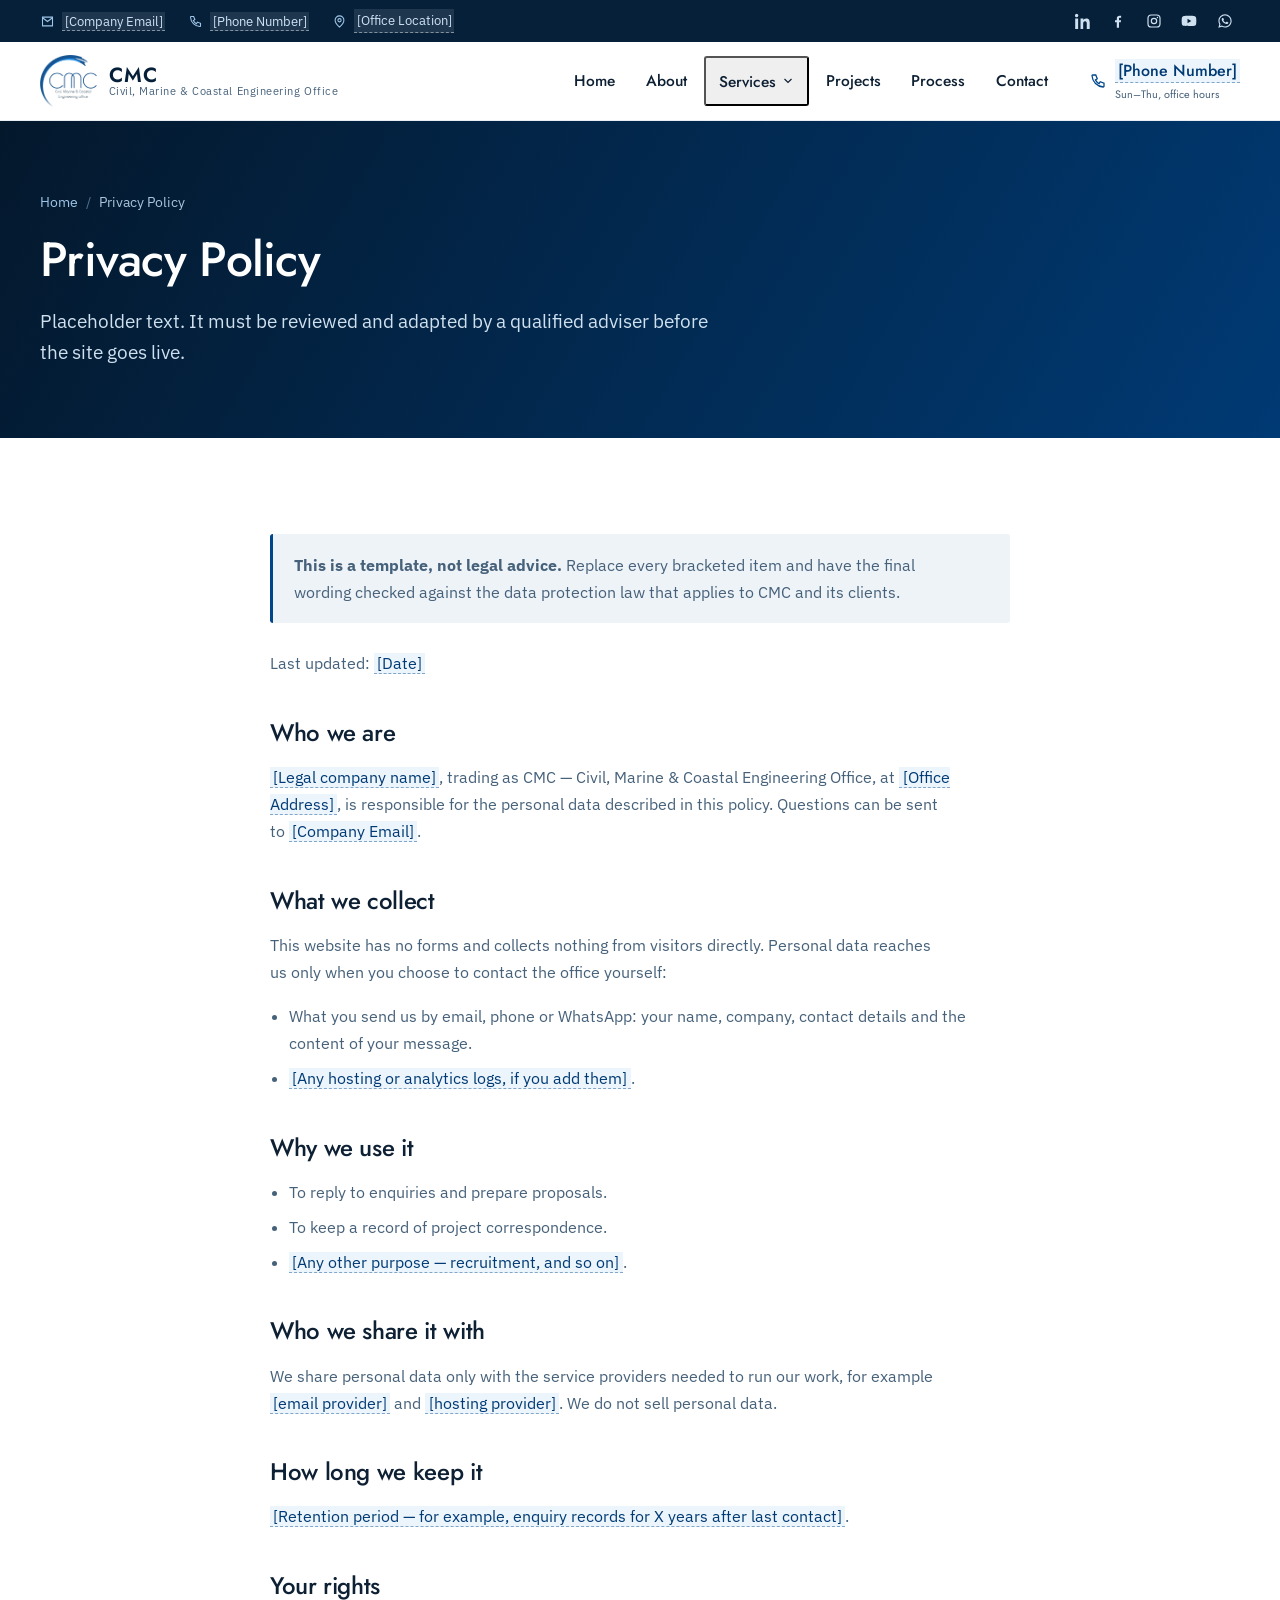
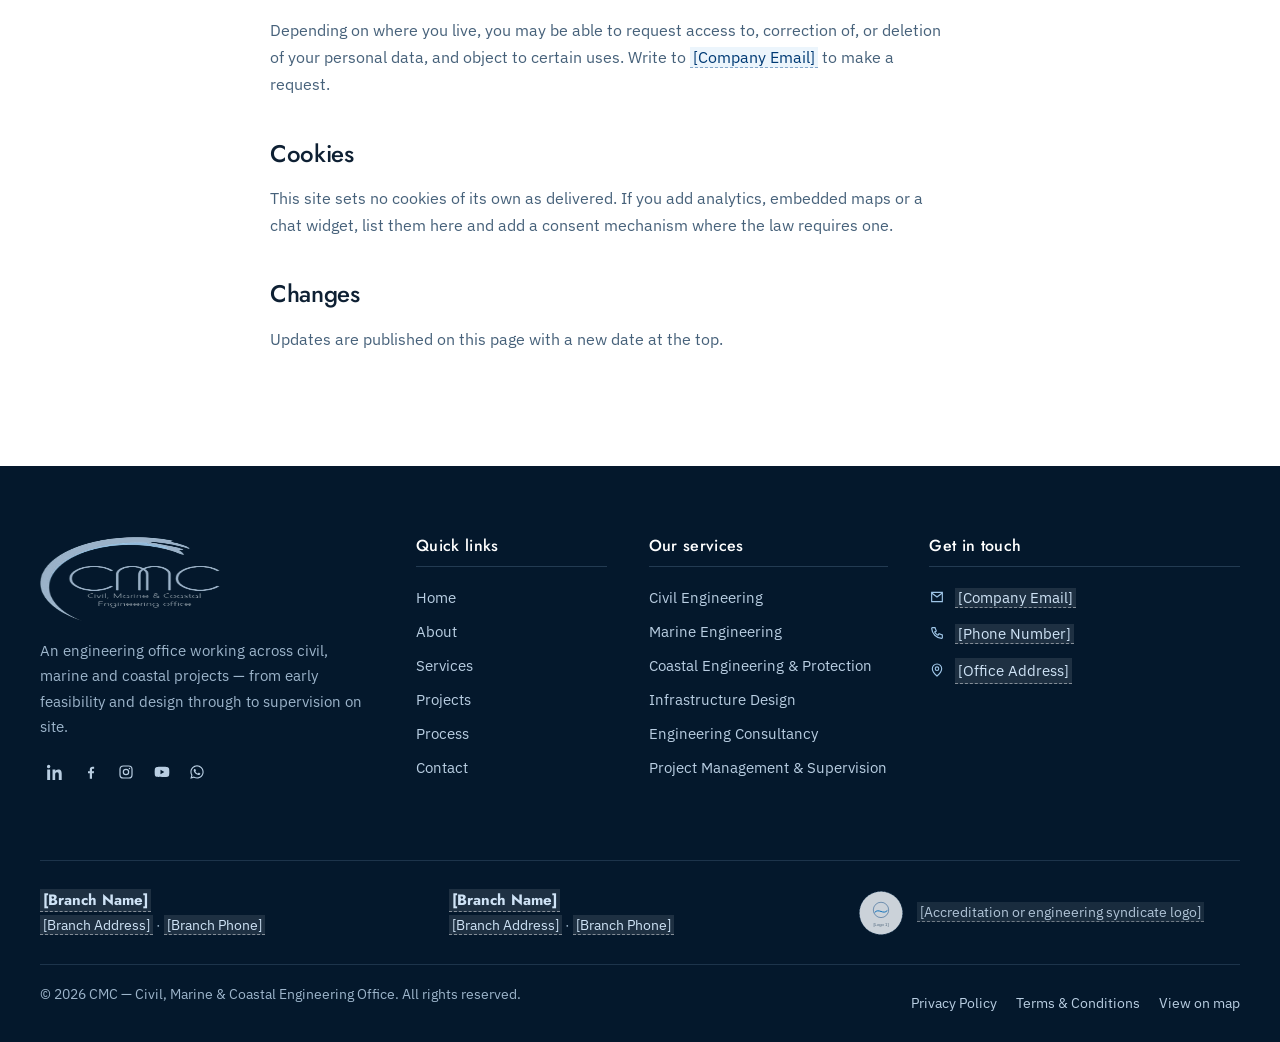
<file: privacy-policy.html>
<!DOCTYPE html>
<html lang="en">
<head>
  <meta charset="utf-8">
  <meta name="viewport" content="width=device-width, initial-scale=1">
  <title>Privacy Policy | CMC Engineering Office</title>
  <meta name="description" content="How CMC handles personal data submitted through this website. Template text pending review.">
  <meta name="author" content="CMC — Civil, Marine &amp; Coastal Engineering Office">
  <link rel="canonical" href="https://USERNAME.github.io/CMC-Engineering/privacy-policy.html">

  <!-- Open Graph / social sharing -->
  <meta property="og:type" content="website">
  <meta property="og:site_name" content="CMC — Civil, Marine &amp; Coastal Engineering Office">
  <meta property="og:title" content="Privacy Policy | CMC Engineering Office">
  <meta property="og:description" content="How CMC handles personal data submitted through this website. Template text pending review.">
  <meta property="og:url" content="https://USERNAME.github.io/CMC-Engineering/privacy-policy.html">
  <meta property="og:image" content="https://USERNAME.github.io/CMC-Engineering/assets/images/cmc-logo.png">
  <meta name="twitter:card" content="summary_large_image">

  <link rel="icon" href="assets/images/favicon.png" type="image/png">
  <link rel="apple-touch-icon" href="assets/images/apple-touch-icon.png">

  <link rel="preconnect" href="https://fonts.googleapis.com">
  <link rel="preconnect" href="https://fonts.gstatic.com" crossorigin>
  <link href="https://fonts.googleapis.com/css2?family=Jost:wght@400;500;600&family=IBM+Plex+Sans:wght@400;500;600&display=swap" rel="stylesheet">
  <link rel="stylesheet" href="css/style.css">
</head>
<body>
  <a class="skip-link" href="#main">Skip to main content</a>

  <!-- ===== Top bar: edit contact details and social links here ===== -->
  <div class="topbar">
    <div class="container">
      <ul class="topbar-list">
        <li class="topbar-item">
          <svg viewBox="0 0 24 24" fill="none" stroke="currentColor" stroke-width="1.7" aria-hidden="true"><path d="M4 5h16v14H4z"/><path d="m4 6 8 6 8-6"/></svg>
          <a href="mailto:info@example.com"><span class="ph">[Company Email]</span></a>
        </li>
        <li class="topbar-item">
          <svg viewBox="0 0 24 24" fill="none" stroke="currentColor" stroke-width="1.7" aria-hidden="true"><path d="M5 4h4l2 5-2.5 1.5a12 12 0 0 0 5 5L15 13l5 2v4a1 1 0 0 1-1.1 1A16 16 0 0 1 4 5.1 1 1 0 0 1 5 4Z"/></svg>
          <a href="tel:+000000000000"><span class="ph">[Phone Number]</span></a>
        </li>
        <li class="topbar-item topbar-item--address">
          <svg viewBox="0 0 24 24" fill="none" stroke="currentColor" stroke-width="1.7" aria-hidden="true"><path d="M12 21s7-6.2 7-11a7 7 0 1 0-14 0c0 4.8 7 11 7 11Z"/><circle cx="12" cy="10" r="2.6"/></svg>
          <span class="ph">[Office Location]</span>
        </li>
      </ul>
      <ul class="social" aria-label="CMC on social media">
        <li><a href="#" aria-label="LinkedIn"><svg viewBox="0 0 24 24" fill="currentColor" aria-hidden="true"><path d="M4.98 3.5A2.5 2.5 0 1 1 0 3.5a2.5 2.5 0 0 1 4.98 0ZM.3 8.2h4.4V24H.3zM8.3 8.2h4.2v2.2h.06c.6-1.1 2.05-2.3 4.2-2.3 4.5 0 5.3 2.9 5.3 6.7V24h-4.4v-7.5c0-1.8 0-4.1-2.5-4.1s-2.9 2-2.9 4V24H8.3z"/></svg></a></li>
        <li><a href="#" aria-label="Facebook"><svg viewBox="0 0 24 24" fill="currentColor" aria-hidden="true"><path d="M13.5 22v-8h2.7l.4-3.2h-3.1V8.7c0-.9.26-1.5 1.6-1.5h1.6V4.3c-.3 0-1.3-.1-2.4-.1-2.4 0-4.1 1.5-4.1 4.2v2.4H7.5V14h2.7v8z"/></svg></a></li>
        <li><a href="#" aria-label="Instagram"><svg viewBox="0 0 24 24" fill="none" stroke="currentColor" stroke-width="1.8" aria-hidden="true"><rect x="3" y="3" width="18" height="18" rx="5"/><circle cx="12" cy="12" r="4"/><circle cx="17.2" cy="6.8" r="1.1" fill="currentColor" stroke="none"/></svg></a></li>
        <li><a href="#" aria-label="YouTube"><svg viewBox="0 0 24 24" fill="currentColor" aria-hidden="true"><path d="M23 12s0-3.6-.46-5.33a2.78 2.78 0 0 0-1.95-1.96C18.86 4.25 12 4.25 12 4.25s-6.86 0-8.59.46a2.78 2.78 0 0 0-1.95 1.96C1 8.4 1 12 1 12s0 3.6.46 5.33a2.78 2.78 0 0 0 1.95 1.96c1.73.46 8.59.46 8.59.46s6.86 0 8.59-.46a2.78 2.78 0 0 0 1.95-1.96C23 15.6 23 12 23 12ZM9.75 15.27V8.73L15.5 12z"/></svg></a></li>
            <li><a href="https://wa.me/000000000000" aria-label="WhatsApp"><svg viewBox="0 0 24 24" fill="currentColor" aria-hidden="true"><path d="M12.04 2C6.58 2 2.13 6.45 2.13 11.91c0 1.75.46 3.46 1.32 4.97L2 22l5.25-1.38a9.9 9.9 0 0 0 4.79 1.22h.01c5.46 0 9.91-4.45 9.91-9.91S17.5 2 12.04 2Zm0 18.15h-.01a8.2 8.2 0 0 1-4.19-1.15l-.3-.18-3.12.82.83-3.04-.2-.31a8.18 8.18 0 0 1-1.26-4.38c0-4.54 3.7-8.23 8.25-8.23 2.2 0 4.27.86 5.83 2.42a8.18 8.18 0 0 1 2.41 5.82c0 4.54-3.7 8.23-8.24 8.23Zm4.52-6.16c-.25-.12-1.47-.72-1.69-.81-.23-.08-.39-.12-.56.13-.16.25-.64.81-.79.98-.14.16-.29.19-.54.06-.25-.12-1.05-.39-1.99-1.23-.74-.66-1.23-1.47-1.38-1.72-.14-.25-.01-.38.11-.5.11-.11.25-.29.37-.43.12-.15.16-.25.25-.41.08-.17.04-.31-.02-.43-.06-.12-.56-1.34-.76-1.84-.2-.48-.41-.42-.56-.43h-.48c-.16 0-.43.06-.65.31-.22.25-.85.83-.85 2.03s.87 2.35.99 2.51c.12.16 1.71 2.61 4.15 3.66.58.25 1.03.4 1.38.51.58.18 1.11.16 1.53.1.47-.07 1.47-.6 1.67-1.18.21-.58.21-1.07.15-1.18-.06-.11-.22-.17-.47-.29Z"/></svg></a></li>
      </ul>
    </div>
  </div>

  <!-- ===== Main header ===== -->
  <header class="site-header">
    <div class="container nav-wrap">
      <a class="brand" href="index.html" aria-label="CMC — Civil, Marine &amp; Coastal Engineering Office, home">
        <img src="assets/images/cmc-logo.png" alt="CMC logo" width="140" height="129">
        <span class="brand-text">
          <span class="brand-name">CMC</span>
          <span class="brand-tag">Civil, Marine &amp; Coastal Engineering Office</span>
        </span>
      </a>

      <nav class="nav" id="primary-nav" aria-label="Main">
        <ul class="nav-list">
          <li><a class="nav-link" href="index.html">Home</a></li>
          <li><a class="nav-link" href="about.html">About</a></li>
          <li class="has-dropdown">
            <button class="nav-link dropdown-toggle" type="button" aria-expanded="false" aria-controls="services-menu">
              Services
              <svg viewBox="0 0 24 24" fill="none" stroke="currentColor" stroke-width="2.4" aria-hidden="true"><path d="m5 8 7 7 7-7"/></svg>
            </button>
            <ul class="dropdown" id="services-menu">
              <li><a href="services.html#civil-engineering">Civil Engineering</a></li>
              <li><a href="services.html#marine-engineering">Marine Engineering</a></li>
              <li><a href="services.html#coastal-engineering">Coastal Engineering &amp; Protection</a></li>
              <li><a href="services.html#infrastructure-design">Infrastructure Design</a></li>
              <li><a href="services.html#consultancy">Engineering Consultancy</a></li>
              <li><a href="services.html#project-management">Project Management &amp; Supervision</a></li>
            </ul>
          </li>
          <li><a class="nav-link" href="projects.html">Projects</a></li>
          <li><a class="nav-link" href="index.html#process">Process</a></li>
          <li><a class="nav-link" href="contact.html">Contact</a></li>
        </ul>
      </nav>

      <div class="nav-actions">
        <a class="nav-phone" href="tel:+000000000000">
          <svg viewBox="0 0 24 24" fill="none" stroke="currentColor" stroke-width="1.7" aria-hidden="true"><path d="M5 4h4l2 5-2.5 1.5a12 12 0 0 0 5 5L15 13l5 2v4a1 1 0 0 1-1.1 1A16 16 0 0 1 4 5.1 1 1 0 0 1 5 4Z"/></svg>
          <span><span class="ph">[Phone Number]</span><small>Sun–Thu, office hours</small></span>
        </a>
        <button class="nav-toggle" type="button" aria-expanded="false" aria-controls="primary-nav" aria-label="Open menu"><span></span></button>
      </div>
    </div>
  </header>
  <div class="nav-backdrop"></div>

  <main id="main">
    <section class="page-head">
      <div class="container">
        <ul class="breadcrumb">
          <li><a href="index.html">Home</a></li>
          <li>Privacy Policy</li>
        </ul>
        <h1>Privacy Policy</h1>
        <p>Placeholder text. It must be reviewed and adapted by a qualified adviser before the site goes live.</p>
      </div>
    </section>

    <section class="section">
      <div class="container prose">
        <div class="callout">
          <p><strong>This is a template, not legal advice.</strong> Replace every bracketed item and have the final wording checked against the data protection law that applies to CMC and its clients.</p>
        </div>

        <p>Last updated: <span class="ph">[Date]</span></p>

        <h2>Who we are</h2>
        <p><span class="ph">[Legal company name]</span>, trading as CMC — Civil, Marine &amp; Coastal Engineering Office, at <span class="ph">[Office Address]</span>, is responsible for the personal data described in this policy. Questions can be sent to <span class="ph">[Company Email]</span>.</p>

        <h2>What we collect</h2>
        <p>This website has no forms and collects nothing from visitors directly. Personal data reaches us only when you choose to contact the office yourself:</p>
        <ul>
          <li>What you send us by email, phone or WhatsApp: your name, company, contact details and the content of your message.</li>
          <li><span class="ph">[Any hosting or analytics logs, if you add them]</span>.</li>
        </ul>

        <h2>Why we use it</h2>
        <ul>
          <li>To reply to enquiries and prepare proposals.</li>
          <li>To keep a record of project correspondence.</li>
          <li><span class="ph">[Any other purpose — recruitment, and so on]</span>.</li>
        </ul>

        <h2>Who we share it with</h2>
        <p>We share personal data only with the service providers needed to run our work, for example <span class="ph">[email provider]</span> and <span class="ph">[hosting provider]</span>. We do not sell personal data.</p>

        <h2>How long we keep it</h2>
        <p><span class="ph">[Retention period — for example, enquiry records for X years after last contact]</span>.</p>

        <h2>Your rights</h2>
        <p>Depending on where you live, you may be able to request access to, correction of, or deletion of your personal data, and object to certain uses. Write to <span class="ph">[Company Email]</span> to make a request.</p>

        <h2>Cookies</h2>
        <p>This site sets no cookies of its own as delivered. If you add analytics, embedded maps or a chat widget, list them here and add a consent mechanism where the law requires one.</p>

        <h2>Changes</h2>
        <p>Updates are published on this page with a new date at the top.</p>
      </div>
    </section>
  </main>

  <!-- ===== Footer ===== -->
  <footer class="site-footer">
    <div class="container">
      <div class="footer-main">
        <div class="footer-brand">
          <img src="assets/images/cmc-logo-light.png" alt="CMC — Civil, Marine &amp; Coastal Engineering Office" width="180" height="166" loading="lazy">
          <p>An engineering office working across civil, marine and coastal projects — from early feasibility and design through to supervision on site.</p>
          <ul class="social" aria-label="CMC on social media">
            <li><a href="#" aria-label="LinkedIn"><svg viewBox="0 0 24 24" fill="currentColor" aria-hidden="true"><path d="M4.98 3.5A2.5 2.5 0 1 1 0 3.5a2.5 2.5 0 0 1 4.98 0ZM.3 8.2h4.4V24H.3zM8.3 8.2h4.2v2.2h.06c.6-1.1 2.05-2.3 4.2-2.3 4.5 0 5.3 2.9 5.3 6.7V24h-4.4v-7.5c0-1.8 0-4.1-2.5-4.1s-2.9 2-2.9 4V24H8.3z"/></svg></a></li>
            <li><a href="#" aria-label="Facebook"><svg viewBox="0 0 24 24" fill="currentColor" aria-hidden="true"><path d="M13.5 22v-8h2.7l.4-3.2h-3.1V8.7c0-.9.26-1.5 1.6-1.5h1.6V4.3c-.3 0-1.3-.1-2.4-.1-2.4 0-4.1 1.5-4.1 4.2v2.4H7.5V14h2.7v8z"/></svg></a></li>
            <li><a href="#" aria-label="Instagram"><svg viewBox="0 0 24 24" fill="none" stroke="currentColor" stroke-width="1.8" aria-hidden="true"><rect x="3" y="3" width="18" height="18" rx="5"/><circle cx="12" cy="12" r="4"/><circle cx="17.2" cy="6.8" r="1.1" fill="currentColor" stroke="none"/></svg></a></li>
            <li><a href="#" aria-label="YouTube"><svg viewBox="0 0 24 24" fill="currentColor" aria-hidden="true"><path d="M23 12s0-3.6-.46-5.33a2.78 2.78 0 0 0-1.95-1.96C18.86 4.25 12 4.25 12 4.25s-6.86 0-8.59.46a2.78 2.78 0 0 0-1.95 1.96C1 8.4 1 12 1 12s0 3.6.46 5.33a2.78 2.78 0 0 0 1.95 1.96c1.73.46 8.59.46 8.59.46s6.86 0 8.59-.46a2.78 2.78 0 0 0 1.95-1.96C23 15.6 23 12 23 12ZM9.75 15.27V8.73L15.5 12z"/></svg></a></li>
            <li><a href="https://wa.me/000000000000" aria-label="WhatsApp"><svg viewBox="0 0 24 24" fill="currentColor" aria-hidden="true"><path d="M12.04 2C6.58 2 2.13 6.45 2.13 11.91c0 1.75.46 3.46 1.32 4.97L2 22l5.25-1.38a9.9 9.9 0 0 0 4.79 1.22h.01c5.46 0 9.91-4.45 9.91-9.91S17.5 2 12.04 2Zm0 18.15h-.01a8.2 8.2 0 0 1-4.19-1.15l-.3-.18-3.12.82.83-3.04-.2-.31a8.18 8.18 0 0 1-1.26-4.38c0-4.54 3.7-8.23 8.25-8.23 2.2 0 4.27.86 5.83 2.42a8.18 8.18 0 0 1 2.41 5.82c0 4.54-3.7 8.23-8.24 8.23Zm4.52-6.16c-.25-.12-1.47-.72-1.69-.81-.23-.08-.39-.12-.56.13-.16.25-.64.81-.79.98-.14.16-.29.19-.54.06-.25-.12-1.05-.39-1.99-1.23-.74-.66-1.23-1.47-1.38-1.72-.14-.25-.01-.38.11-.5.11-.11.25-.29.37-.43.12-.15.16-.25.25-.41.08-.17.04-.31-.02-.43-.06-.12-.56-1.34-.76-1.84-.2-.48-.41-.42-.56-.43h-.48c-.16 0-.43.06-.65.31-.22.25-.85.83-.85 2.03s.87 2.35.99 2.51c.12.16 1.71 2.61 4.15 3.66.58.25 1.03.4 1.38.51.58.18 1.11.16 1.53.1.47-.07 1.47-.6 1.67-1.18.21-.58.21-1.07.15-1.18-.06-.11-.22-.17-.47-.29Z"/></svg></a></li>
          </ul>
        </div>

        <div>
          <h4>Quick links</h4>
          <ul class="footer-links">
            <li><a href="index.html">Home</a></li>
            <li><a href="about.html">About</a></li>
            <li><a href="services.html">Services</a></li>
            <li><a href="projects.html">Projects</a></li>
            <li><a href="index.html#process">Process</a></li>
            <li><a href="contact.html">Contact</a></li>
          </ul>
        </div>

        <div>
          <h4>Our services</h4>
          <ul class="footer-links">
            <li><a href="services.html#civil-engineering">Civil Engineering</a></li>
            <li><a href="services.html#marine-engineering">Marine Engineering</a></li>
            <li><a href="services.html#coastal-engineering">Coastal Engineering &amp; Protection</a></li>
            <li><a href="services.html#infrastructure-design">Infrastructure Design</a></li>
            <li><a href="services.html#consultancy">Engineering Consultancy</a></li>
            <li><a href="services.html#project-management">Project Management &amp; Supervision</a></li>
          </ul>
        </div>

        <div>
          <h4>Get in touch</h4>
          <ul class="footer-contact">
            <li>
              <svg viewBox="0 0 24 24" fill="none" stroke="currentColor" stroke-width="1.7" aria-hidden="true"><path d="M4 5h16v14H4z"/><path d="m4 6 8 6 8-6"/></svg>
              <a href="mailto:info@example.com"><span class="ph">[Company Email]</span></a>
            </li>
            <li>
              <svg viewBox="0 0 24 24" fill="none" stroke="currentColor" stroke-width="1.7" aria-hidden="true"><path d="M5 4h4l2 5-2.5 1.5a12 12 0 0 0 5 5L15 13l5 2v4a1 1 0 0 1-1.1 1A16 16 0 0 1 4 5.1 1 1 0 0 1 5 4Z"/></svg>
              <a href="tel:+000000000000"><span class="ph">[Phone Number]</span></a>
            </li>
            <li>
              <svg viewBox="0 0 24 24" fill="none" stroke="currentColor" stroke-width="1.7" aria-hidden="true"><path d="M12 21s7-6.2 7-11a7 7 0 1 0-14 0c0 4.8 7 11 7 11Z"/><circle cx="12" cy="10" r="2.6"/></svg>
              <span class="ph">[Office Address]</span>
            </li>
          </ul>
        </div>
      </div>

      <!-- Branch offices: duplicate a block per office, or delete the whole section -->
      <div class="footer-branches">
        <div>
          <b><span class="ph">[Branch Name]</span></b>
          <p><span class="ph">[Branch Address]</span> · <span class="ph">[Branch Phone]</span></p>
        </div>
        <div>
          <b><span class="ph">[Branch Name]</span></b>
          <p><span class="ph">[Branch Address]</span> · <span class="ph">[Branch Phone]</span></p>
        </div>
        <div class="footer-accred">
          <img src="assets/images/cert-01.svg" alt="Placeholder for a professional accreditation logo" width="46" height="46" loading="lazy">
          <p><span class="ph">[Accreditation or engineering syndicate logo]</span></p>
        </div>
      </div>

      <div class="footer-bottom">
        <p>© <span data-year>2026</span> CMC — Civil, Marine &amp; Coastal Engineering Office. All rights reserved.</p>
        <ul>
          <li><a href="privacy-policy.html">Privacy Policy</a></li>
          <li><a href="terms.html">Terms &amp; Conditions</a></li>
          <li><a href="index.html#map">View on map</a></li>
        </ul>
      </div>
    </div>
  </footer>

  <button class="to-top" type="button" aria-label="Back to top">
    <svg viewBox="0 0 24 24" fill="none" stroke="currentColor" stroke-width="2.2" aria-hidden="true"><path d="M12 19V5"/><path d="m5 12 7-7 7 7"/></svg>
  </button>

  <script src="js/main.js" defer></script>
</body>
</html>
</file>
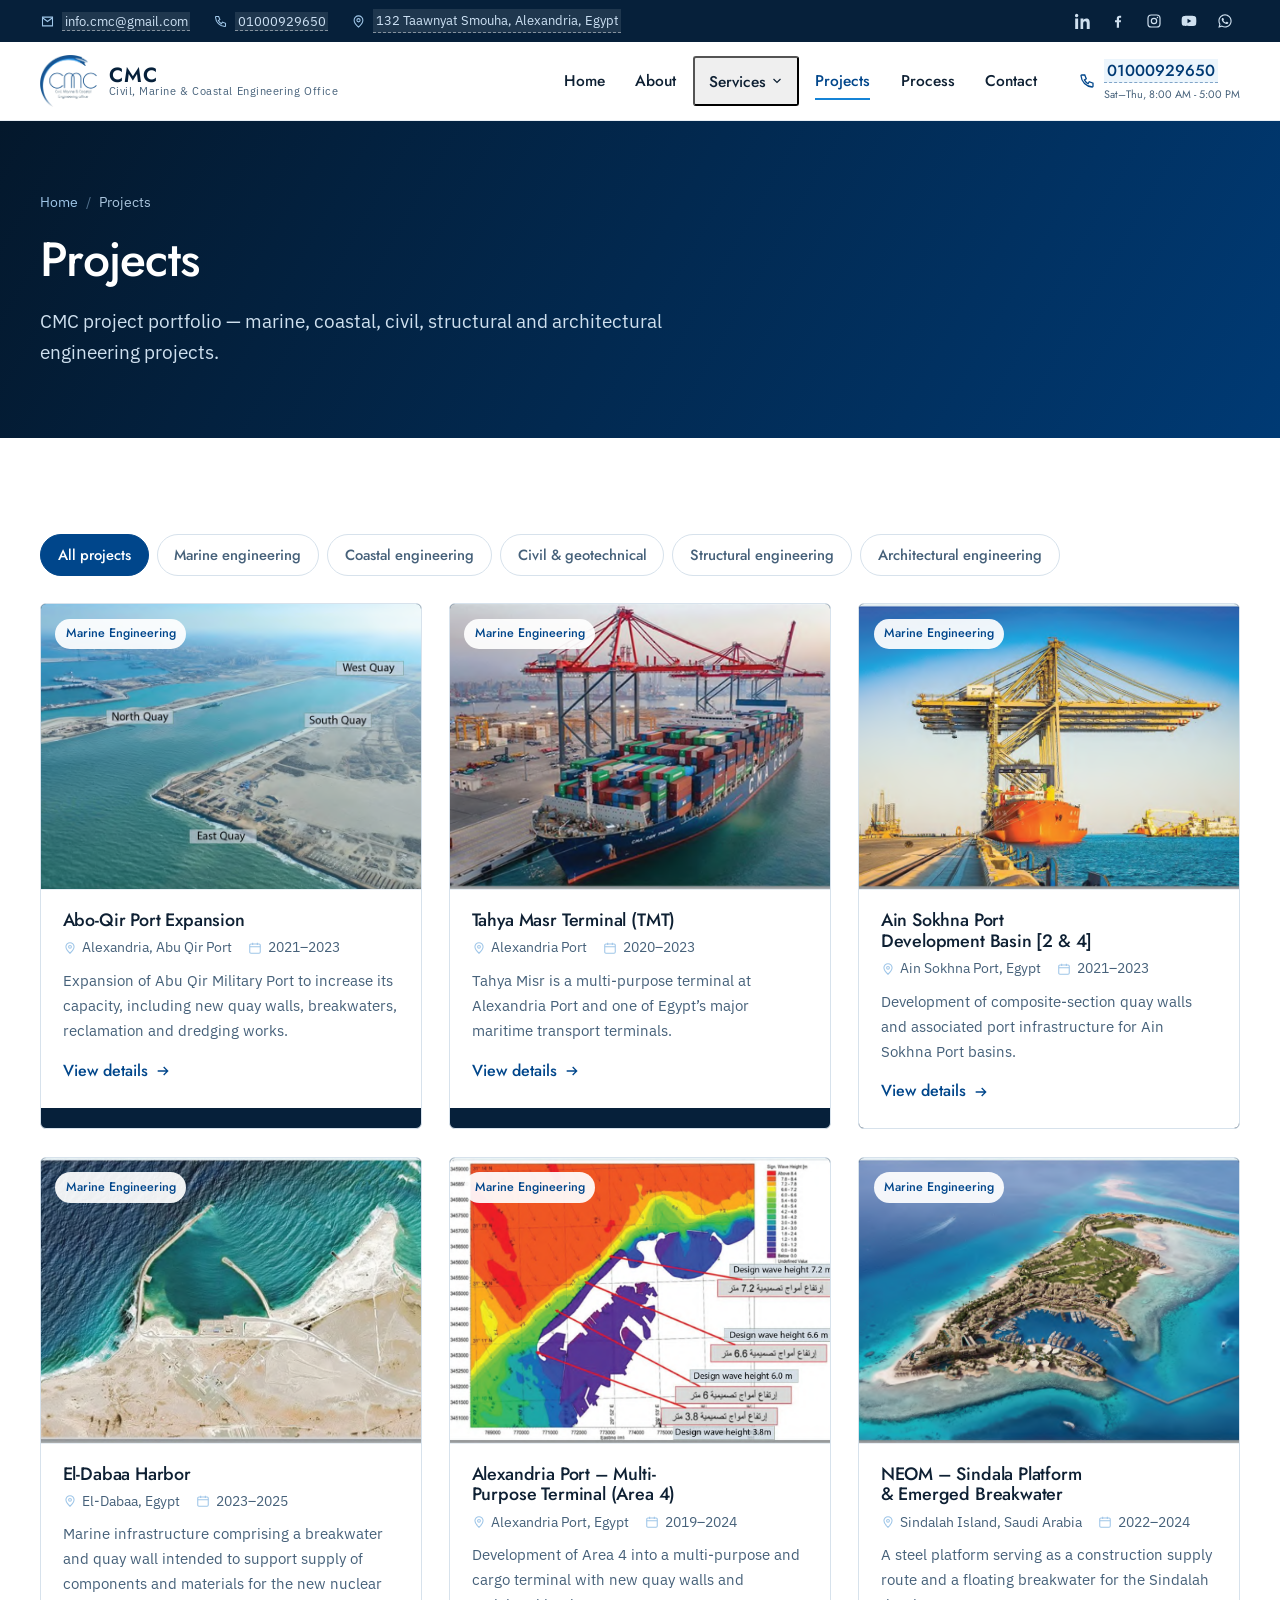
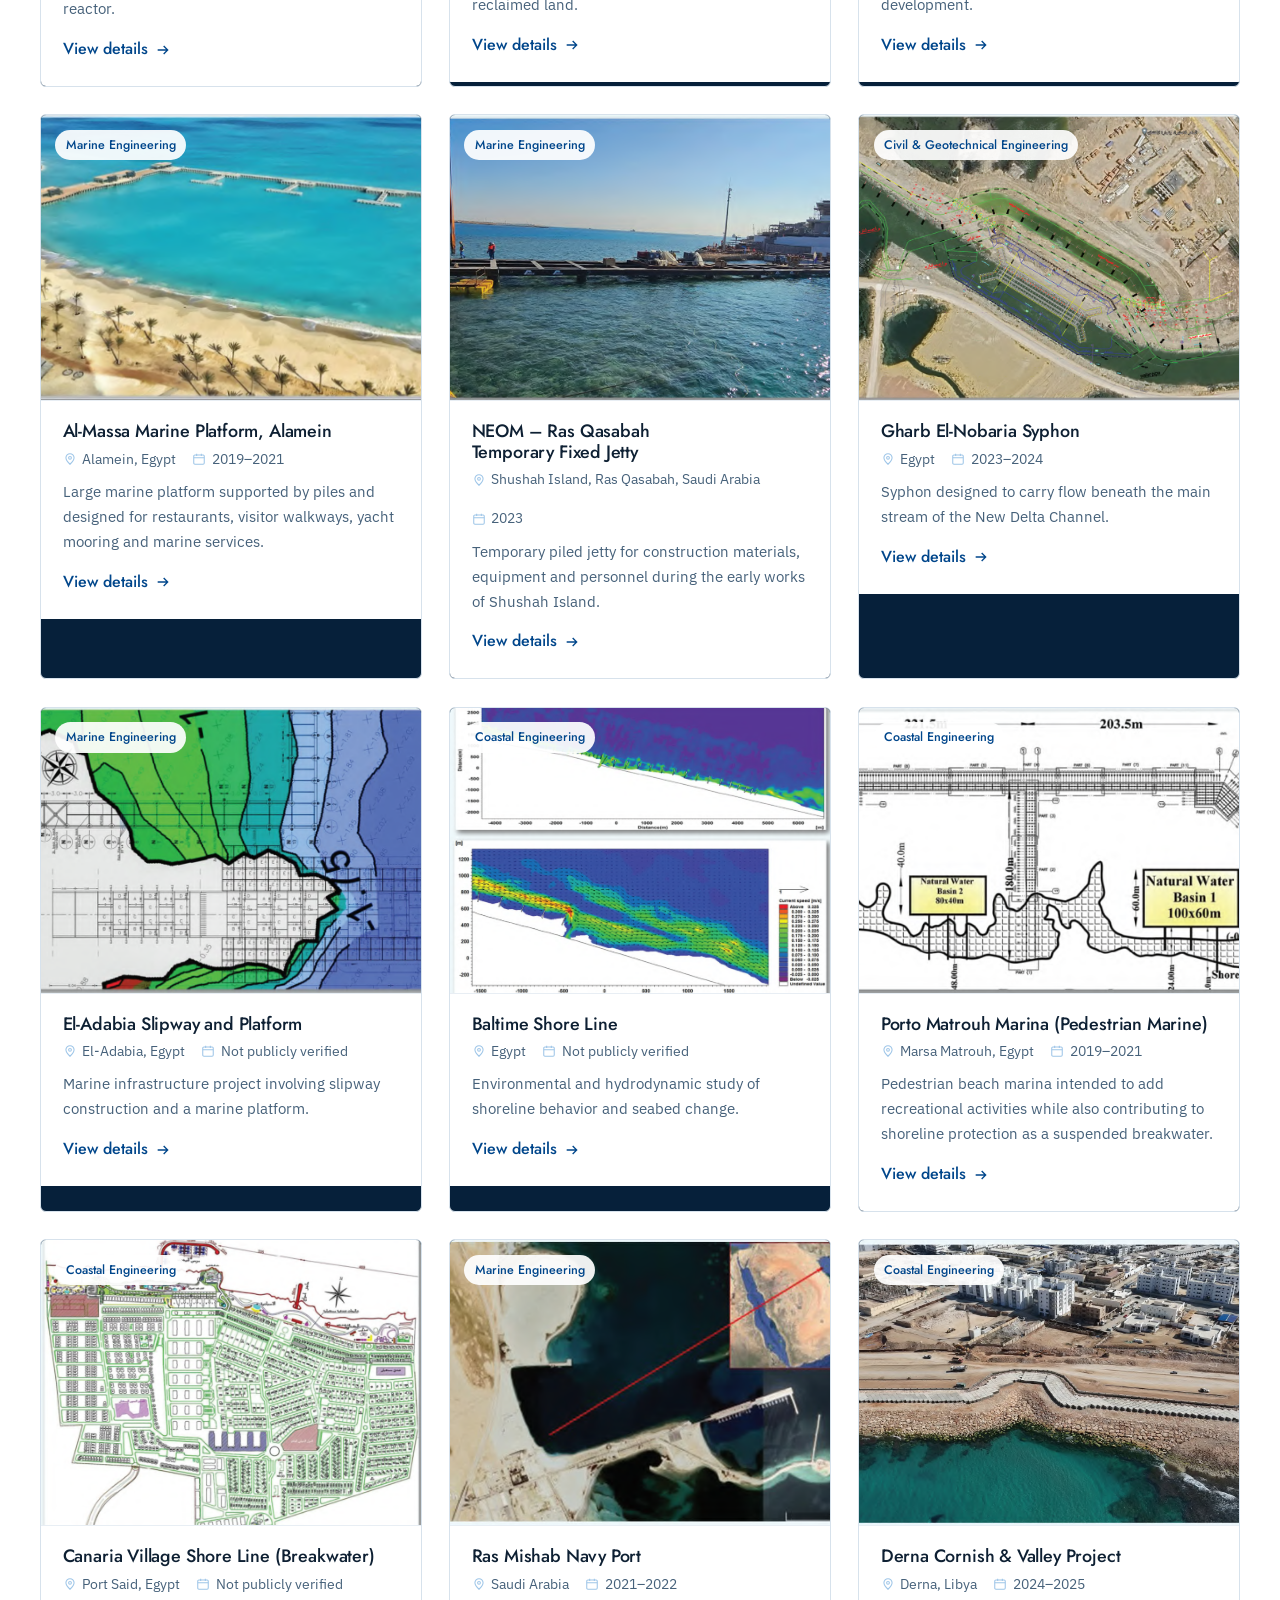
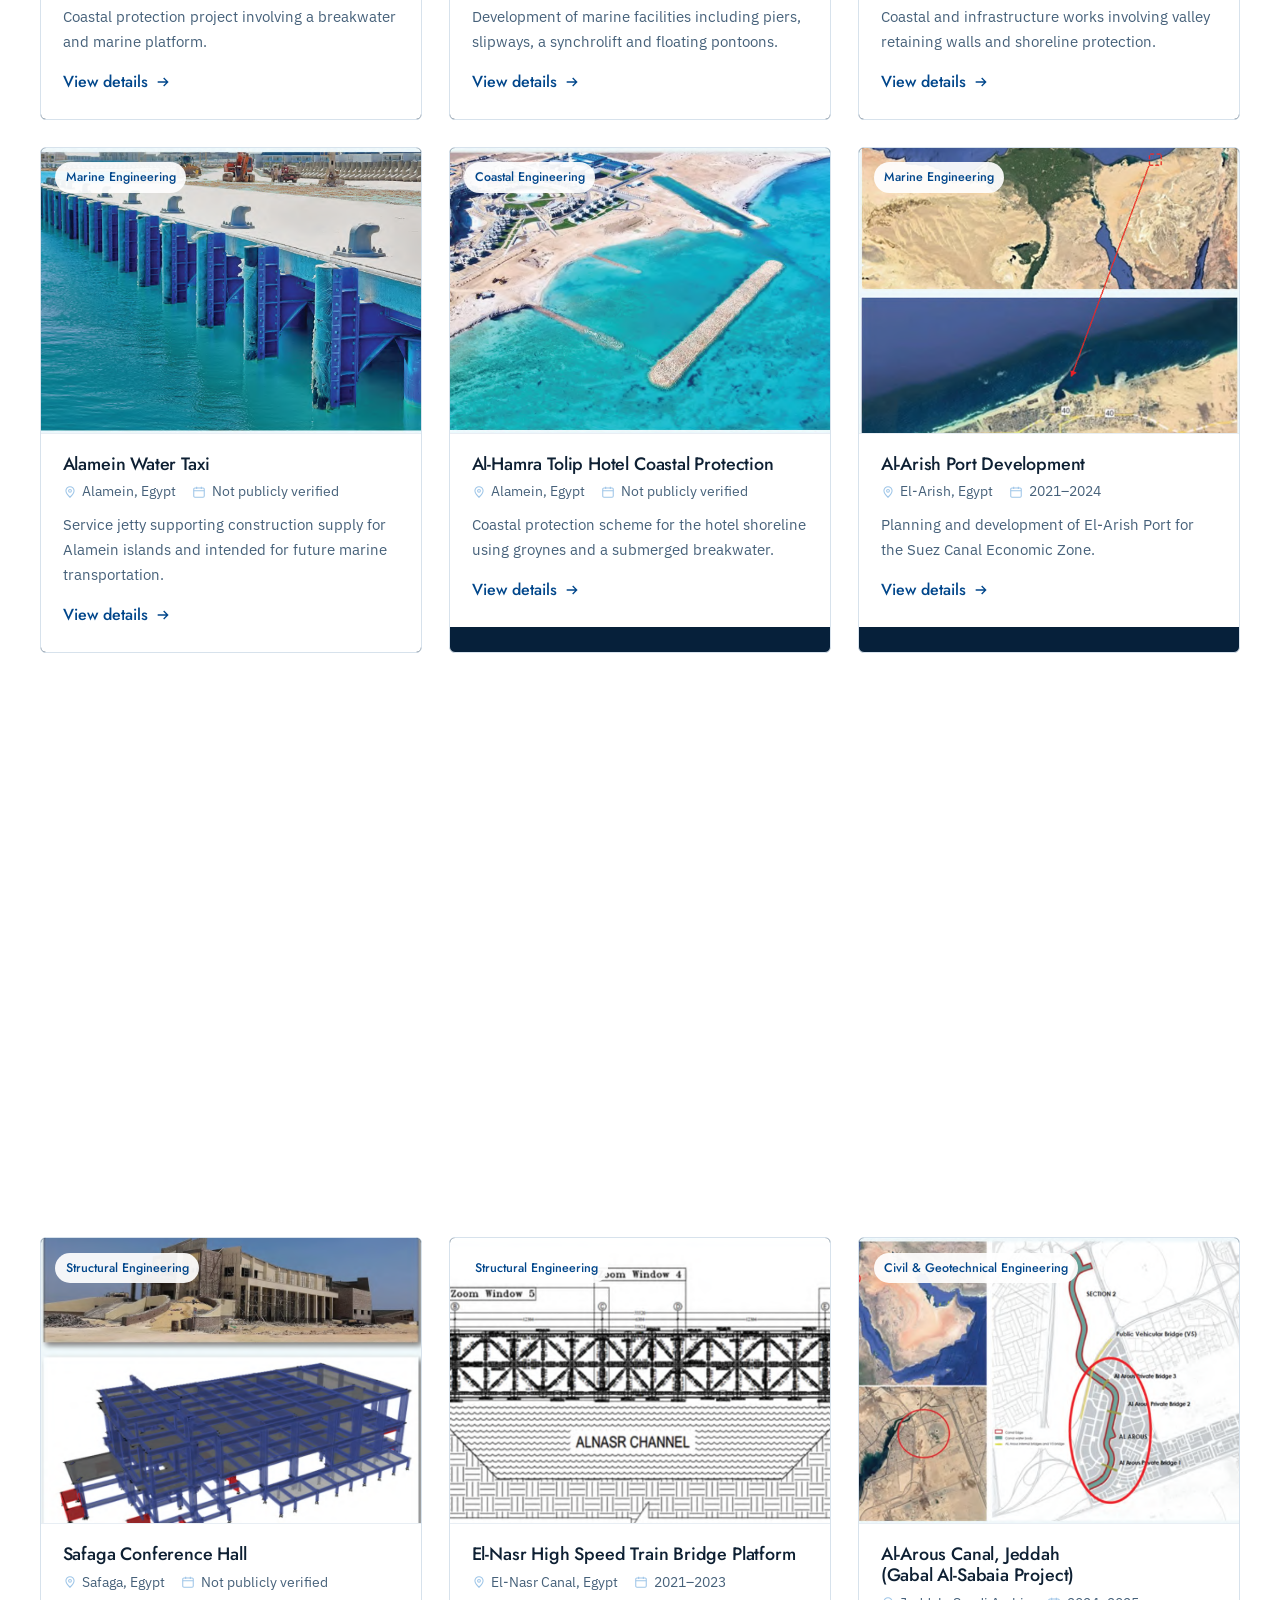
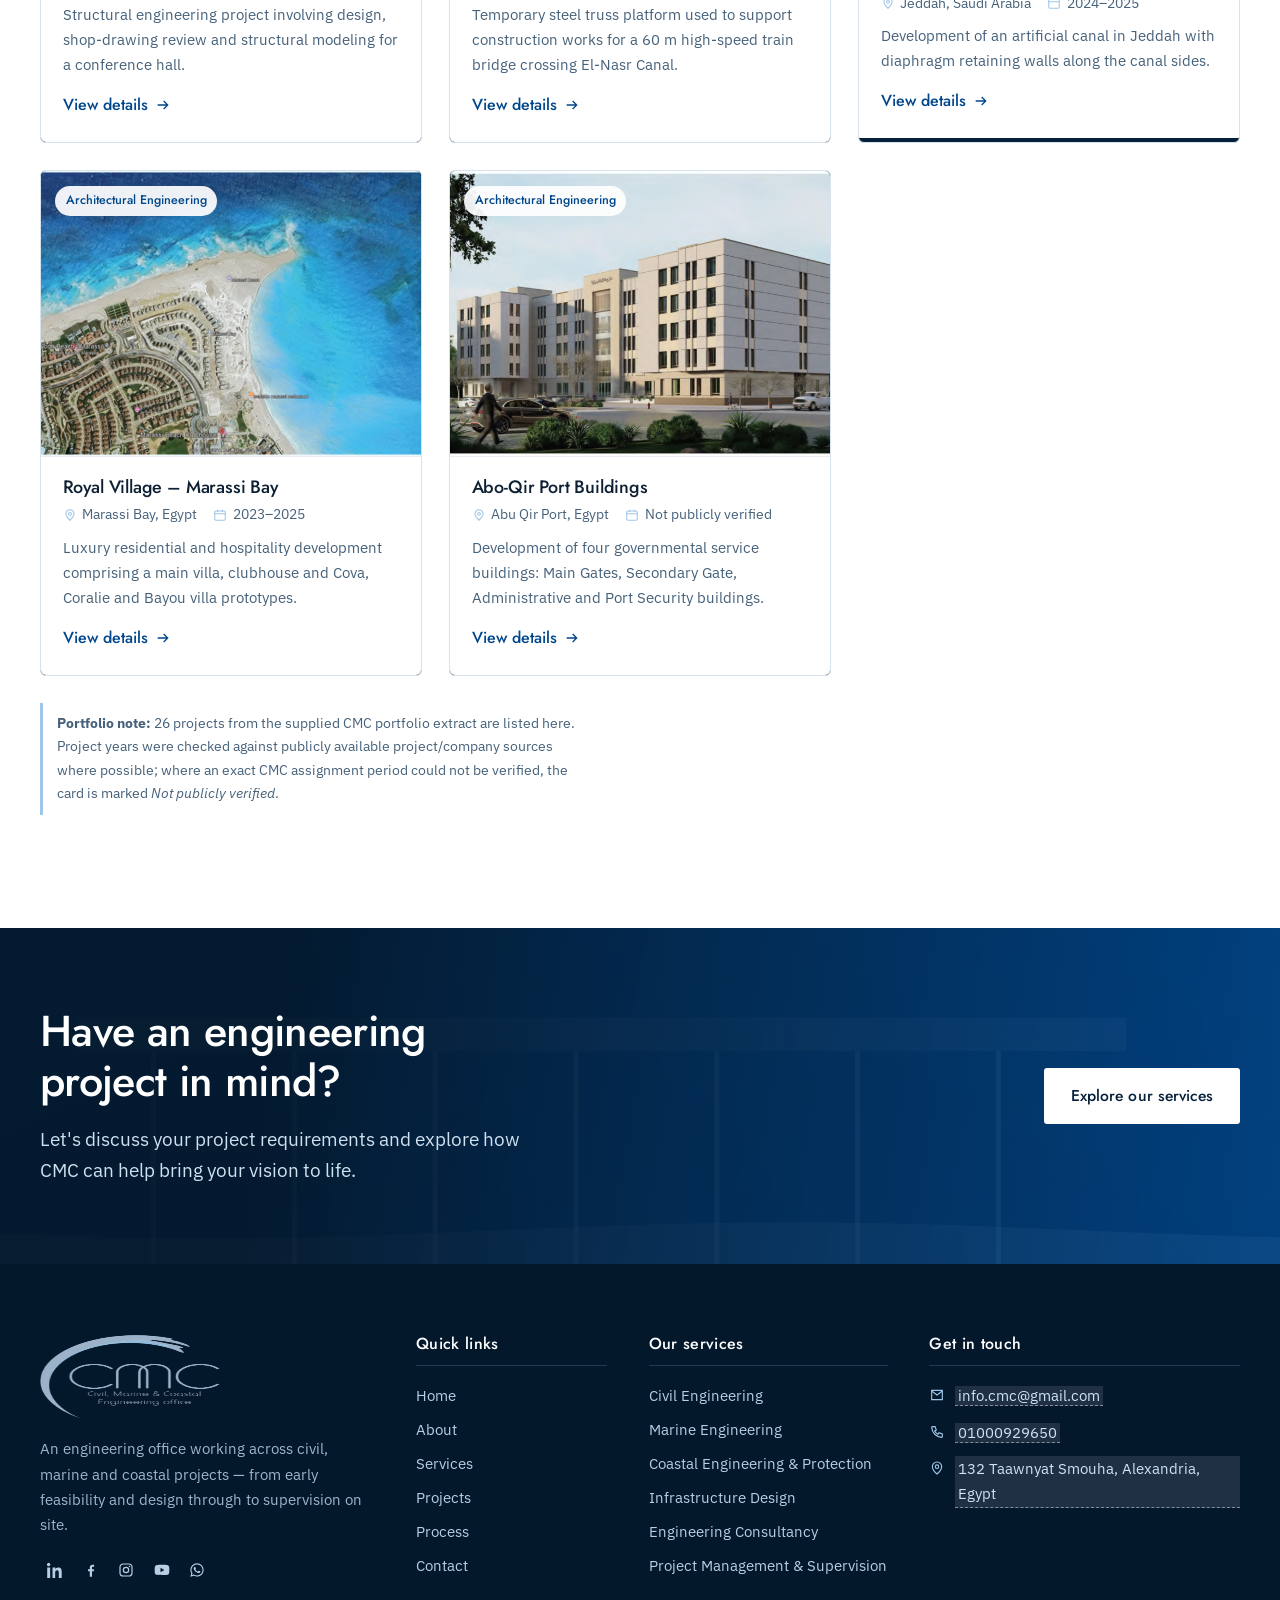
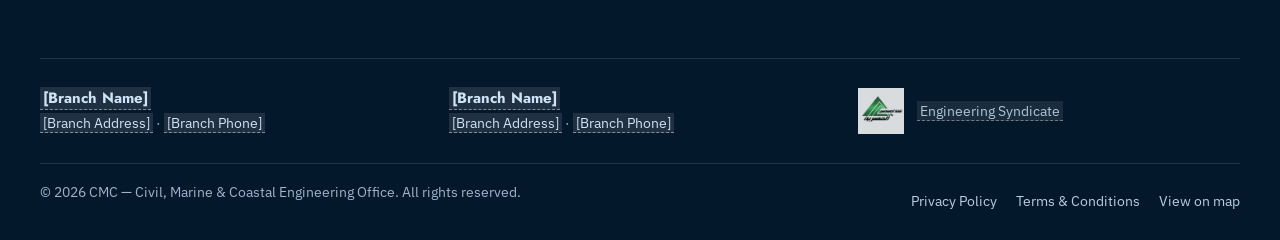
<file: projects.html>
<!DOCTYPE html>
<html lang="en">
<head>
  <meta charset="utf-8">
  <meta name="viewport" content="width=device-width, initial-scale=1">
  <title>Projects | CMC Civil, Marine &amp; Coastal Engineering</title>
  <meta name="description" content="Civil, marine and coastal engineering projects by CMC, filterable by category.">
  <meta name="author" content="CMC — Civil, Marine &amp; Coastal Engineering Office">
  <link rel="canonical" href="https://USERNAME.github.io/CMC-Engineering/projects.html">

  <!-- Open Graph / social sharing -->
  <meta property="og:type" content="website">
  <meta property="og:site_name" content="CMC — Civil, Marine &amp; Coastal Engineering Office">
  <meta property="og:title" content="Projects | CMC Civil, Marine &amp; Coastal Engineering">
  <meta property="og:description" content="Civil, marine and coastal engineering projects by CMC, filterable by category.">
  <meta property="og:url" content="https://USERNAME.github.io/CMC-Engineering/projects.html">
  <meta property="og:image" content="https://USERNAME.github.io/CMC-Engineering/assets/images/cmc-logo.png">
  <meta name="twitter:card" content="summary_large_image">

  <link rel="icon" href="assets/images/favicon.png" type="image/png">
  <link rel="apple-touch-icon" href="assets/images/apple-touch-icon.png">

  <link rel="preconnect" href="https://fonts.googleapis.com">
  <link rel="preconnect" href="https://fonts.gstatic.com" crossorigin>
  <link href="https://fonts.googleapis.com/css2?family=Jost:wght@400;500;600&family=IBM+Plex+Sans:wght@400;500;600&display=swap" rel="stylesheet">
  <link rel="stylesheet" href="css/style.css">
</head>
<body>
  <a class="skip-link" href="#main">Skip to main content</a>

  <!-- ===== Top bar: edit contact details and social links here ===== -->
  <div class="topbar">
    <div class="container">
      <ul class="topbar-list">
        <li class="topbar-item">
          <svg viewBox="0 0 24 24" fill="none" stroke="currentColor" stroke-width="1.7" aria-hidden="true"><path d="M4 5h16v14H4z"/><path d="m4 6 8 6 8-6"/></svg>
          <a href="mailto:info.cmc@gmail.com"><span class="ph">info.cmc@gmail.com</span></a>
        </li>
        <li class="topbar-item">
          <svg viewBox="0 0 24 24" fill="none" stroke="currentColor" stroke-width="1.7" aria-hidden="true"><path d="M5 4h4l2 5-2.5 1.5a12 12 0 0 0 5 5L15 13l5 2v4a1 1 0 0 1-1.1 1A16 16 0 0 1 4 5.1 1 1 0 0 1 5 4Z"/></svg>
          <a href="tel:+201000929650"><span class="ph">01000929650</span></a>
        </li>
        <li class="topbar-item topbar-item--address">
          <svg viewBox="0 0 24 24" fill="none" stroke="currentColor" stroke-width="1.7" aria-hidden="true"><path d="M12 21s7-6.2 7-11a7 7 0 1 0-14 0c0 4.8 7 11 7 11Z"/><circle cx="12" cy="10" r="2.6"/></svg>
          <span class="ph">132 Taawnyat Smouha, Alexandria, Egypt</span>
        </li>
      </ul>
      <ul class="social" aria-label="CMC on social media">
        <li><a href="#" aria-label="LinkedIn"><svg viewBox="0 0 24 24" fill="currentColor" aria-hidden="true"><path d="M4.98 3.5A2.5 2.5 0 1 1 0 3.5a2.5 2.5 0 0 1 4.98 0ZM.3 8.2h4.4V24H.3zM8.3 8.2h4.2v2.2h.06c.6-1.1 2.05-2.3 4.2-2.3 4.5 0 5.3 2.9 5.3 6.7V24h-4.4v-7.5c0-1.8 0-4.1-2.5-4.1s-2.9 2-2.9 4V24H8.3z"/></svg></a></li>
        <li><a href="#" aria-label="Facebook"><svg viewBox="0 0 24 24" fill="currentColor" aria-hidden="true"><path d="M13.5 22v-8h2.7l.4-3.2h-3.1V8.7c0-.9.26-1.5 1.6-1.5h1.6V4.3c-.3 0-1.3-.1-2.4-.1-2.4 0-4.1 1.5-4.1 4.2v2.4H7.5V14h2.7v8z"/></svg></a></li>
        <li><a href="#" aria-label="Instagram"><svg viewBox="0 0 24 24" fill="none" stroke="currentColor" stroke-width="1.8" aria-hidden="true"><rect x="3" y="3" width="18" height="18" rx="5"/><circle cx="12" cy="12" r="4"/><circle cx="17.2" cy="6.8" r="1.1" fill="currentColor" stroke="none"/></svg></a></li>
        <li><a href="#" aria-label="YouTube"><svg viewBox="0 0 24 24" fill="currentColor" aria-hidden="true"><path d="M23 12s0-3.6-.46-5.33a2.78 2.78 0 0 0-1.95-1.96C18.86 4.25 12 4.25 12 4.25s-6.86 0-8.59.46a2.78 2.78 0 0 0-1.95 1.96C1 8.4 1 12 1 12s0 3.6.46 5.33a2.78 2.78 0 0 0 1.95 1.96c1.73.46 8.59.46 8.59.46s6.86 0 8.59-.46a2.78 2.78 0 0 0 1.95-1.96C23 15.6 23 12 23 12ZM9.75 15.27V8.73L15.5 12z"/></svg></a></li>
            <li><a href="https://wa.me/01000929650" aria-label="WhatsApp"><svg viewBox="0 0 24 24" fill="currentColor" aria-hidden="true"><path d="M12.04 2C6.58 2 2.13 6.45 2.13 11.91c0 1.75.46 3.46 1.32 4.97L2 22l5.25-1.38a9.9 9.9 0 0 0 4.79 1.22h.01c5.46 0 9.91-4.45 9.91-9.91S17.5 2 12.04 2Zm0 18.15h-.01a8.2 8.2 0 0 1-4.19-1.15l-.3-.18-3.12.82.83-3.04-.2-.31a8.18 8.18 0 0 1-1.26-4.38c0-4.54 3.7-8.23 8.25-8.23 2.2 0 4.27.86 5.83 2.42a8.18 8.18 0 0 1 2.41 5.82c0 4.54-3.7 8.23-8.24 8.23Zm4.52-6.16c-.25-.12-1.47-.72-1.69-.81-.23-.08-.39-.12-.56.13-.16.25-.64.81-.79.98-.14.16-.29.19-.54.06-.25-.12-1.05-.39-1.99-1.23-.74-.66-1.23-1.47-1.38-1.72-.14-.25-.01-.38.11-.5.11-.11.25-.29.37-.43.12-.15.16-.25.25-.41.08-.17.04-.31-.02-.43-.06-.12-.56-1.34-.76-1.84-.2-.48-.41-.42-.56-.43h-.48c-.16 0-.43.06-.65.31-.22.25-.85.83-.85 2.03s.87 2.35.99 2.51c.12.16 1.71 2.61 4.15 3.66.58.25 1.03.4 1.38.51.58.18 1.11.16 1.53.1.47-.07 1.47-.6 1.67-1.18.21-.58.21-1.07.15-1.18-.06-.11-.22-.17-.47-.29Z"/></svg></a></li>
      </ul>
    </div>
  </div>

  <!-- ===== Main header ===== -->
  <header class="site-header">
    <div class="container nav-wrap">
      <a class="brand" href="index.html" aria-label="CMC — Civil, Marine &amp; Coastal Engineering Office, home">
        <img src="assets/images/cmc-logo.png" alt="CMC logo" width="140" height="129">
        <span class="brand-text">
          <span class="brand-name">CMC</span>
          <span class="brand-tag">Civil, Marine &amp; Coastal Engineering Office</span>
        </span>
      </a>

      <nav class="nav" id="primary-nav" aria-label="Main">
        <ul class="nav-list">
          <li><a class="nav-link" href="index.html">Home</a></li>
          <li><a class="nav-link" href="about.html">About</a></li>
          <li class="has-dropdown">
            <button class="nav-link dropdown-toggle" type="button" aria-expanded="false" aria-controls="services-menu">
              Services
              <svg viewBox="0 0 24 24" fill="none" stroke="currentColor" stroke-width="2.4" aria-hidden="true"><path d="m5 8 7 7 7-7"/></svg>
            </button>
            <ul class="dropdown" id="services-menu">
              <li><a href="services.html#civil-engineering">Civil Engineering</a></li>
              <li><a href="services.html#marine-engineering">Marine Engineering</a></li>
              <li><a href="services.html#coastal-engineering">Coastal Engineering &amp; Protection</a></li>
              <li><a href="services.html#infrastructure-design">Infrastructure Design</a></li>
              <li><a href="services.html#consultancy">Engineering Consultancy</a></li>
              <li><a href="services.html#project-management">Project Management &amp; Supervision</a></li>
            </ul>
          </li>
          <li><a class="nav-link" href="projects.html" aria-current="page">Projects</a></li>
          <li><a class="nav-link" href="index.html#process">Process</a></li>
          <li><a class="nav-link" href="contact.html">Contact</a></li>
        </ul>
      </nav>

      <div class="nav-actions">
        <a class="nav-phone" href="tel:+201000929650">
          <svg viewBox="0 0 24 24" fill="none" stroke="currentColor" stroke-width="1.7" aria-hidden="true"><path d="M5 4h4l2 5-2.5 1.5a12 12 0 0 0 5 5L15 13l5 2v4a1 1 0 0 1-1.1 1A16 16 0 0 1 4 5.1 1 1 0 0 1 5 4Z"/></svg>
          <span><span class="ph">01000929650</span><small>Sat–Thu, 8:00 AM - 5:00 PM</small></span>
        </a>
        <button class="nav-toggle" type="button" aria-expanded="false" aria-controls="primary-nav" aria-label="Open menu"><span></span></button>
      </div>
    </div>
  </header>
  <div class="nav-backdrop"></div>

  <main id="main">
    <section class="page-head">
      <div class="container">
        <ul class="breadcrumb">
          <li><a href="index.html">Home</a></li>
          <li>Projects</li>
        </ul>
        <h1>Projects</h1>
        <p>CMC project portfolio — marine, coastal, civil, structural and architectural engineering projects.</p>
      </div>
    </section>

    <section class="section">
      <div class="container">
        <div class="filters" data-filters role="group" aria-label="Filter projects by category">
          <button class="filter" type="button" data-filter="all" aria-pressed="true">All projects</button>
          <button class="filter" type="button" data-filter="marine" aria-pressed="false">Marine engineering</button>
          <button class="filter" type="button" data-filter="coastal" aria-pressed="false">Coastal engineering</button>
          <button class="filter" type="button" data-filter="civil" aria-pressed="false">Civil &amp; geotechnical</button>
          <button class="filter" type="button" data-filter="structural" aria-pressed="false">Structural engineering</button>
          <button class="filter" type="button" data-filter="architectural" aria-pressed="false">Architectural engineering</button>
        </div>
        <p class="visually-hidden" id="filter-status" role="status"></p>

        <div class="projects-grid">
          <article class="project reveal" data-category="marine"
                   data-meta="Alexandria, Abu Qir Port &middot; Marine Engineering &middot; 2021–2023"
                   data-detail="Scope: approach channel deepening to 23 m; turning basin to 22 m; approximately 233 million m³ dredging/reclamation; 6,250 m quay wall at 22 m draft; 650 m quay wall at 17 m draft; 8,400 m breakwater; 2,127 m revetment; 600 m south emerged breakwater. Responsibilities: geotechnical design review; technical office and documentation; quality control and supervision; quay problem mitigation; PLAXIS 3D king-pile drivability/displacement analysis; ETABS verification and dynamic analysis.">
            <figure>
              <img src="assets/images/abo.png" alt="Abo-Qir Port Expansion" width="900" height="680" loading="lazy">
              <figcaption class="project-tag"><span>Marine Engineering</span></figcaption>
            </figure>
            <div class="project-body">
              <h3>Abo-Qir Port Expansion</h3>
              <div class="project-meta">
                <span><svg viewBox="0 0 24 24" fill="none" stroke="currentColor" stroke-width="1.8" aria-hidden="true"><path d="M12 21s7-6.2 7-11a7 7 0 1 0-14 0c0 4.8 7 11 7 11Z"/><circle cx="12" cy="10" r="2.4"/></svg><span>Alexandria, Abu Qir Port</span></span>
                <span><svg viewBox="0 0 24 24" fill="none" stroke="currentColor" stroke-width="1.8" aria-hidden="true"><rect x="3" y="5" width="18" height="16" rx="2"/><path d="M3 10h18M8 3v4M16 3v4"/></svg><span>2021–2023</span></span>
              </div>
              <p>Expansion of Abu Qir Military Port to increase its capacity, including new quay walls, breakwaters, reclamation and dredging works.</p>
              <a class="link-more" href="#" data-project-open>View details
                <svg viewBox="0 0 24 24" fill="none" stroke="currentColor" stroke-width="2" aria-hidden="true"><path d="M4 12h15M13 6l6 6-6 6"/></svg></a>
            </div>
          </article>
          <article class="project reveal" data-category="marine"
                   data-meta="Alexandria Port &middot; Marine Engineering &middot; 2020–2023"
                   data-detail="The terminal includes operations/control, storage yards, truck entry and exit, IT, finance, OSH and HR facilities, and handling areas for containers, general cargo and RORO vehicles. Responsibilities: geotechnical design review; technical office; quality control; shop drawings; PLAXIS 2D dynamic analysis.">
            <figure>
              <img src="assets/images/TMT.PNG" alt="Tahya Masr Terminal (TMT)" width="900" height="680" loading="lazy">
              <figcaption class="project-tag"><span>Marine Engineering</span></figcaption>
            </figure>
            <div class="project-body">
              <h3>Tahya Masr Terminal (TMT)</h3>
              <div class="project-meta">
                <span><svg viewBox="0 0 24 24" fill="none" stroke="currentColor" stroke-width="1.8" aria-hidden="true"><path d="M12 21s7-6.2 7-11a7 7 0 1 0-14 0c0 4.8 7 11 7 11Z"/><circle cx="12" cy="10" r="2.4"/></svg><span>Alexandria Port</span></span>
                <span><svg viewBox="0 0 24 24" fill="none" stroke="currentColor" stroke-width="1.8" aria-hidden="true"><rect x="3" y="5" width="18" height="16" rx="2"/><path d="M3 10h18M8 3v4M16 3v4"/></svg><span>2020–2023</span></span>
              </div>
              <p>Tahya Misr is a multi-purpose terminal at Alexandria Port and one of Egypt’s major maritime transport terminals.</p>
              <a class="link-more" href="#" data-project-open>View details
                <svg viewBox="0 0 24 24" fill="none" stroke="currentColor" stroke-width="2" aria-hidden="true"><path d="M4 12h15M13 6l6 6-6 6"/></svg></a>
            </div>
          </article>
          <article class="project reveal" data-category="marine"
                   data-meta="Ain Sokhna Port, Egypt &middot; Marine Engineering &middot; 2021–2023"
                   data-detail="The supplied portfolio describes 1,500 m of composite quay wall with diaphragm walls, bored piles and barrettes, plus slabs, TR beams, front beams and back beams. Responsibilities: geotechnical design; superstructure and substructure design; shop drawings; problem mitigation; PLAXIS 3D modeling and displacement analysis. Public project sources place Basin 2–4 construction activity in 2021–2023.">
            <figure>
              <img src="assets/images/Ain_Sokhna_Port_Development_Basin.PNG" alt="Ain Sokhna Port Development Basin [2 &amp; 4]" width="900" height="680" loading="lazy">
              <figcaption class="project-tag"><span>Marine Engineering</span></figcaption>
            </figure>
            <div class="project-body">
              <h3>Ain Sokhna Port Development Basin [2 &amp; 4]</h3>
              <div class="project-meta">
                <span><svg viewBox="0 0 24 24" fill="none" stroke="currentColor" stroke-width="1.8" aria-hidden="true"><path d="M12 21s7-6.2 7-11a7 7 0 1 0-14 0c0 4.8 7 11 7 11Z"/><circle cx="12" cy="10" r="2.4"/></svg><span>Ain Sokhna Port, Egypt</span></span>
                <span><svg viewBox="0 0 24 24" fill="none" stroke="currentColor" stroke-width="1.8" aria-hidden="true"><rect x="3" y="5" width="18" height="16" rx="2"/><path d="M3 10h18M8 3v4M16 3v4"/></svg><span>2021–2023</span></span>
              </div>
              <p>Development of composite-section quay walls and associated port infrastructure for Ain Sokhna Port basins.</p>
              <a class="link-more" href="#" data-project-open>View details
                <svg viewBox="0 0 24 24" fill="none" stroke="currentColor" stroke-width="2" aria-hidden="true"><path d="M4 12h15M13 6l6 6-6 6"/></svg></a>
            </div>
          </article>
          <article class="project reveal" data-category="marine"
                   data-meta="El-Dabaa, Egypt &middot; Marine Engineering &middot; 2023–2025"
                   data-detail="Scope: 300 m gravity-block quay wall at 8 m draft; 1,250 m main breakwater with 24 t tetrapods at approximately -18 m depth; 565 m secondary breakwater; about 1 million m³ dredging. Responsibilities: quality control, supervision and quay problem mitigation. Exact CMC project dates were not publicly verified.">
            <figure>
              <img src="assets/images/El-Dabaa_Harbor.PNG" alt="El-Dabaa Harbor" width="900" height="680" loading="lazy">
              <figcaption class="project-tag"><span>Marine Engineering</span></figcaption>
            </figure>
            <div class="project-body">
              <h3>El-Dabaa Harbor</h3>
              <div class="project-meta">
                <span><svg viewBox="0 0 24 24" fill="none" stroke="currentColor" stroke-width="1.8" aria-hidden="true"><path d="M12 21s7-6.2 7-11a7 7 0 1 0-14 0c0 4.8 7 11 7 11Z"/><circle cx="12" cy="10" r="2.4"/></svg><span>El-Dabaa, Egypt</span></span>
                <span><svg viewBox="0 0 24 24" fill="none" stroke="currentColor" stroke-width="1.8" aria-hidden="true"><rect x="3" y="5" width="18" height="16" rx="2"/><path d="M3 10h18M8 3v4M16 3v4"/></svg><span>2023–2025</span></span>
              </div>
              <p>Marine infrastructure comprising a breakwater and quay wall intended to support supply of components and materials for the new nuclear reactor.</p>
              <a class="link-more" href="#" data-project-open>View details
                <svg viewBox="0 0 24 24" fill="none" stroke="currentColor" stroke-width="2" aria-hidden="true"><path d="M4 12h15M13 6l6 6-6 6"/></svg></a>
            </div>
          </article>
          <article class="project reveal" data-category="marine"
                   data-meta="Alexandria Port, Egypt &middot; Marine Engineering &middot; 2019–2024"
                   data-detail="The project covers Platforms 55, 56 and 57 with a combined 1,000 m length and 17 m draft, plus Platform 59 at 300 m and 14 m draft. Responsibilities: port design; hydrodynamic studies; pre-feasibility and technical studies. Public sources document design activity from 2019 and construction activity through 2024.">
            <figure>
              <img src="assets/images/Alexandria_Port–Multi-Purpose_Terminal(Area 4).PNG" alt="Alexandria Port – Multi-Purpose Terminal (Area 4)" width="900" height="680" loading="lazy">
              <figcaption class="project-tag"><span>Marine Engineering</span></figcaption>
            </figure>
            <div class="project-body">
              <h3>Alexandria Port – Multi-Purpose Terminal (Area 4)</h3>
              <div class="project-meta">
                <span><svg viewBox="0 0 24 24" fill="none" stroke="currentColor" stroke-width="1.8" aria-hidden="true"><path d="M12 21s7-6.2 7-11a7 7 0 1 0-14 0c0 4.8 7 11 7 11Z"/><circle cx="12" cy="10" r="2.4"/></svg><span>Alexandria Port, Egypt</span></span>
                <span><svg viewBox="0 0 24 24" fill="none" stroke="currentColor" stroke-width="1.8" aria-hidden="true"><rect x="3" y="5" width="18" height="16" rx="2"/><path d="M3 10h18M8 3v4M16 3v4"/></svg><span>2019–2024</span></span>
              </div>
              <p>Development of Area 4 into a multi-purpose and cargo terminal with new quay walls and reclaimed land.</p>
              <a class="link-more" href="#" data-project-open>View details
                <svg viewBox="0 0 24 24" fill="none" stroke="currentColor" stroke-width="2" aria-hidden="true"><path d="M4 12h15M13 6l6 6-6 6"/></svg></a>
            </div>
          </article>
          <article class="project reveal" data-category="marine"
                   data-meta="Sindalah Island, Saudi Arabia &middot; Marine Engineering &middot; 2022–2024"
                   data-detail="The platform uses steel pipes, intersecting steel beams and specially designed connections. Responsibilities: platform redesign; steel connection design; quality control and supervision; method statements; Tekla Structures shop drawings. Sindalah was announced in 2022 and the wider development opened in 2024; CMC-specific dates were not publicly verified.">
            <figure>
              <img src="assets/images/NEOM–Sindala_Platform&Emerged_Breakwater.PNG" alt="NEOM – Sindala Platform &amp; Emerged Breakwater" width="900" height="680" loading="lazy">
              <figcaption class="project-tag"><span>Marine Engineering</span></figcaption>
            </figure>
            <div class="project-body">
              <h3>NEOM – Sindala Platform &amp; Emerged Breakwater</h3>
              <div class="project-meta">
                <span><svg viewBox="0 0 24 24" fill="none" stroke="currentColor" stroke-width="1.8" aria-hidden="true"><path d="M12 21s7-6.2 7-11a7 7 0 1 0-14 0c0 4.8 7 11 7 11Z"/><circle cx="12" cy="10" r="2.4"/></svg><span>Sindalah Island, Saudi Arabia</span></span>
                <span><svg viewBox="0 0 24 24" fill="none" stroke="currentColor" stroke-width="1.8" aria-hidden="true"><rect x="3" y="5" width="18" height="16" rx="2"/><path d="M3 10h18M8 3v4M16 3v4"/></svg><span>2022–2024</span></span>
              </div>
              <p>A steel platform serving as a construction supply route and a floating breakwater for the Sindalah development.</p>
              <a class="link-more" href="#" data-project-open>View details
                <svg viewBox="0 0 24 24" fill="none" stroke="currentColor" stroke-width="2" aria-hidden="true"><path d="M4 12h15M13 6l6 6-6 6"/></svg></a>
            </div>
          </article>
          <article class="project reveal" data-category="marine"
                   data-meta="Alamein, Egypt &middot; Marine Engineering &middot; 2019–2021"
                   data-detail="The platform uses 1,315 piles, is approximately 700 m long and covers about 10,000 m². It includes restaurant facilities, walkways and mooring branches for 42 yachts. Responsibilities: project design and hydrodynamic modeling; pile-system design; quality control and supervision. Public professional records place Al Massa jetty activity from 2019.">
            <figure>
              <img src="assets/images/Al-Massa_Marine_Platform,Alamein.PNG" alt="Al-Massa Marine Platform, Alamein" width="900" height="680" loading="lazy">
              <figcaption class="project-tag"><span>Marine Engineering</span></figcaption>
            </figure>
            <div class="project-body">
              <h3>Al-Massa Marine Platform, Alamein</h3>
              <div class="project-meta">
                <span><svg viewBox="0 0 24 24" fill="none" stroke="currentColor" stroke-width="1.8" aria-hidden="true"><path d="M12 21s7-6.2 7-11a7 7 0 1 0-14 0c0 4.8 7 11 7 11Z"/><circle cx="12" cy="10" r="2.4"/></svg><span>Alamein, Egypt</span></span>
                <span><svg viewBox="0 0 24 24" fill="none" stroke="currentColor" stroke-width="1.8" aria-hidden="true"><rect x="3" y="5" width="18" height="16" rx="2"/><path d="M3 10h18M8 3v4M16 3v4"/></svg><span>2019–2021</span></span>
              </div>
              <p>Large marine platform supported by piles and designed for restaurants, visitor walkways, yacht mooring and marine services.</p>
              <a class="link-more" href="#" data-project-open>View details
                <svg viewBox="0 0 24 24" fill="none" stroke="currentColor" stroke-width="2" aria-hidden="true"><path d="M4 12h15M13 6l6 6-6 6"/></svg></a>
            </div>
          </article>
          <article class="project reveal" data-category="marine"
                   data-meta="Shushah Island, Ras Qasabah, Saudi Arabia &middot; Marine Engineering &middot; 2023"
                   data-detail="Scope: access trestle and loading platform; mooring equipment and fenders; vehicle/barge loading; passenger-ferry access; planned demolition after 10 years. Responsibilities: PLAXIS 3D outputs for structural design; jetty fabrication and installation process. Public project documentation identifies execution in 2023.">
            <figure>
              <img src="assets/images/NEOM–Ras_Qasabah_Temporary_Fixed_Jetty.PNG" alt="NEOM – Ras Qasabah Temporary Fixed Jetty" width="900" height="680" loading="lazy">
              <figcaption class="project-tag"><span>Marine Engineering</span></figcaption>
            </figure>
            <div class="project-body">
              <h3>NEOM – Ras Qasabah Temporary Fixed Jetty</h3>
              <div class="project-meta">
                <span><svg viewBox="0 0 24 24" fill="none" stroke="currentColor" stroke-width="1.8" aria-hidden="true"><path d="M12 21s7-6.2 7-11a7 7 0 1 0-14 0c0 4.8 7 11 7 11Z"/><circle cx="12" cy="10" r="2.4"/></svg><span>Shushah Island, Ras Qasabah, Saudi Arabia</span></span>
                <span><svg viewBox="0 0 24 24" fill="none" stroke="currentColor" stroke-width="1.8" aria-hidden="true"><rect x="3" y="5" width="18" height="16" rx="2"/><path d="M3 10h18M8 3v4M16 3v4"/></svg><span>2023</span></span>
              </div>
              <p>Temporary piled jetty for construction materials, equipment and personnel during the early works of Shushah Island.</p>
              <a class="link-more" href="#" data-project-open>View details
                <svg viewBox="0 0 24 24" fill="none" stroke="currentColor" stroke-width="2" aria-hidden="true"><path d="M4 12h15M13 6l6 6-6 6"/></svg></a>
            </div>
          </article>
          <article class="project reveal" data-category="civil"
                   data-meta="Egypt &middot; Civil &amp; Geotechnical Engineering &middot; 2023–2024"
                   data-detail="The system uses different bed levels for the entrance/exit and syphon bed. Responsibilities: geotechnical design and stability checks; technical office; shop drawings; PLAXIS 3D retaining-system and displacement analysis; cofferdam stability; slip-circle and slope stability; REVIT 3D modeling; pile shop drawings. Exact CMC dates were not publicly verified.">
            <figure>
              <img src="assets/images/Gharb_El-Nobaria_Syphon.PNG" alt="Gharb El-Nobaria Syphon" width="900" height="680" loading="lazy">
              <figcaption class="project-tag"><span>Civil &amp; Geotechnical Engineering</span></figcaption>
            </figure>
            <div class="project-body">
              <h3>Gharb El-Nobaria Syphon</h3>
              <div class="project-meta">
                <span><svg viewBox="0 0 24 24" fill="none" stroke="currentColor" stroke-width="1.8" aria-hidden="true"><path d="M12 21s7-6.2 7-11a7 7 0 1 0-14 0c0 4.8 7 11 7 11Z"/><circle cx="12" cy="10" r="2.4"/></svg><span>Egypt</span></span>
                <span><svg viewBox="0 0 24 24" fill="none" stroke="currentColor" stroke-width="1.8" aria-hidden="true"><rect x="3" y="5" width="18" height="16" rx="2"/><path d="M3 10h18M8 3v4M16 3v4"/></svg><span>2023–2024</span></span>
              </div>
              <p>Syphon designed to carry flow beneath the main stream of the New Delta Channel.</p>
              <a class="link-more" href="#" data-project-open>View details
                <svg viewBox="0 0 24 24" fill="none" stroke="currentColor" stroke-width="2" aria-hidden="true"><path d="M4 12h15M13 6l6 6-6 6"/></svg></a>
            </div>
          </article>
          <article class="project reveal" data-category="marine"
                   data-meta="El-Adabia, Egypt &middot; Marine Engineering &middot; Not publicly verified"
                   data-detail="Responsibilities: slipway construction design; marine platform design; hydrodynamic studies; pre-feasibility studies; technical studies.">
            <figure>
              <img src="assets/images/El-Adabia_Slipway_and_Platform.PNG" alt="El-Adabia Slipway and Platform" width="900" height="680" loading="lazy">
              <figcaption class="project-tag"><span>Marine Engineering</span></figcaption>
            </figure>
            <div class="project-body">
              <h3>El-Adabia Slipway and Platform</h3>
              <div class="project-meta">
                <span><svg viewBox="0 0 24 24" fill="none" stroke="currentColor" stroke-width="1.8" aria-hidden="true"><path d="M12 21s7-6.2 7-11a7 7 0 1 0-14 0c0 4.8 7 11 7 11Z"/><circle cx="12" cy="10" r="2.4"/></svg><span>El-Adabia, Egypt</span></span>
                <span><svg viewBox="0 0 24 24" fill="none" stroke="currentColor" stroke-width="1.8" aria-hidden="true"><rect x="3" y="5" width="18" height="16" rx="2"/><path d="M3 10h18M8 3v4M16 3v4"/></svg><span>Not publicly verified</span></span>
              </div>
              <p>Marine infrastructure project involving slipway construction and a marine platform.</p>
              <a class="link-more" href="#" data-project-open>View details
                <svg viewBox="0 0 24 24" fill="none" stroke="currentColor" stroke-width="2" aria-hidden="true"><path d="M4 12h15M13 6l6 6-6 6"/></svg></a>
            </div>
          </article>
          <article class="project reveal" data-category="coastal"
                   data-meta="Egypt &middot; Coastal Engineering &middot; Not publicly verified"
                   data-detail="Responsibilities: environmental studies; hydrodynamic modeling; current-speed analysis; bed-change assessment over the first four years.">
            <figure>
              <img src="assets/images/Baltime_Shore_Line.PNG" alt="Baltime Shore Line" width="900" height="680" loading="lazy">
              <figcaption class="project-tag"><span>Coastal Engineering</span></figcaption>
            </figure>
            <div class="project-body">
              <h3>Baltime Shore Line</h3>
              <div class="project-meta">
                <span><svg viewBox="0 0 24 24" fill="none" stroke="currentColor" stroke-width="1.8" aria-hidden="true"><path d="M12 21s7-6.2 7-11a7 7 0 1 0-14 0c0 4.8 7 11 7 11Z"/><circle cx="12" cy="10" r="2.4"/></svg><span>Egypt</span></span>
                <span><svg viewBox="0 0 24 24" fill="none" stroke="currentColor" stroke-width="1.8" aria-hidden="true"><rect x="3" y="5" width="18" height="16" rx="2"/><path d="M3 10h18M8 3v4M16 3v4"/></svg><span>Not publicly verified</span></span>
              </div>
              <p>Environmental and hydrodynamic study of shoreline behavior and seabed change.</p>
              <a class="link-more" href="#" data-project-open>View details
                <svg viewBox="0 0 24 24" fill="none" stroke="currentColor" stroke-width="2" aria-hidden="true"><path d="M4 12h15M13 6l6 6-6 6"/></svg></a>
            </div>
          </article>
          <article class="project reveal" data-category="coastal"
                   data-meta="Marsa Matrouh, Egypt &middot; Coastal Engineering &middot; 2019–2021"
                   data-detail="Responsibilities: pile design; scouring and sedimentation studies; hydrodynamic studies. Public sources confirm the Porto Matrouh development predates 2019; the exact CMC assignment period was not publicly verified.">
            <figure>
              <img src="assets/images/Porto_Matrouh_Marina(Pedestrian Marine).PNG" alt="Porto Matrouh Marina (Pedestrian Marine)" width="900" height="680" loading="lazy">
              <figcaption class="project-tag"><span>Coastal Engineering</span></figcaption>
            </figure>
            <div class="project-body">
              <h3>Porto Matrouh Marina (Pedestrian Marine)</h3>
              <div class="project-meta">
                <span><svg viewBox="0 0 24 24" fill="none" stroke="currentColor" stroke-width="1.8" aria-hidden="true"><path d="M12 21s7-6.2 7-11a7 7 0 1 0-14 0c0 4.8 7 11 7 11Z"/><circle cx="12" cy="10" r="2.4"/></svg><span>Marsa Matrouh, Egypt</span></span>
                <span><svg viewBox="0 0 24 24" fill="none" stroke="currentColor" stroke-width="1.8" aria-hidden="true"><rect x="3" y="5" width="18" height="16" rx="2"/><path d="M3 10h18M8 3v4M16 3v4"/></svg><span>2019–2021</span></span>
              </div>
              <p>Pedestrian beach marina intended to add recreational activities while also contributing to shoreline protection as a suspended breakwater.</p>
              <a class="link-more" href="#" data-project-open>View details
                <svg viewBox="0 0 24 24" fill="none" stroke="currentColor" stroke-width="2" aria-hidden="true"><path d="M4 12h15M13 6l6 6-6 6"/></svg></a>
            </div>
          </article>
          <article class="project reveal" data-category="coastal"
                   data-meta="Port Said, Egypt &middot; Coastal Engineering &middot; Not publicly verified"
                   data-detail="Responsibilities: hydrodynamic study; breakwater construction design; marine platform construction design. Public business sources identify Canaria Village in Port Said, but do not establish the CMC project period.">
            <figure>
              <img src="assets/images/Canaria_Village Shore_Line(Breakwater).PNG" alt="Canaria Village Shore Line (Breakwater)" width="900" height="680" loading="lazy">
              <figcaption class="project-tag"><span>Coastal Engineering</span></figcaption>
            </figure>
            <div class="project-body">
              <h3>Canaria Village Shore Line (Breakwater)</h3>
              <div class="project-meta">
                <span><svg viewBox="0 0 24 24" fill="none" stroke="currentColor" stroke-width="1.8" aria-hidden="true"><path d="M12 21s7-6.2 7-11a7 7 0 1 0-14 0c0 4.8 7 11 7 11Z"/><circle cx="12" cy="10" r="2.4"/></svg><span>Port Said, Egypt</span></span>
                <span><svg viewBox="0 0 24 24" fill="none" stroke="currentColor" stroke-width="1.8" aria-hidden="true"><rect x="3" y="5" width="18" height="16" rx="2"/><path d="M3 10h18M8 3v4M16 3v4"/></svg><span>Not publicly verified</span></span>
              </div>
              <p>Coastal protection project involving a breakwater and marine platform.</p>
              <a class="link-more" href="#" data-project-open>View details
                <svg viewBox="0 0 24 24" fill="none" stroke="currentColor" stroke-width="2" aria-hidden="true"><path d="M4 12h15M13 6l6 6-6 6"/></svg></a>
            </div>
          </article>
          <article class="project reveal" data-category="marine"
                   data-meta="Saudi Arabia &middot; Marine Engineering &middot; 2021–2022"
                   data-detail="Scope: 200 m piers on each side; six 100 m slipways with lifting cranes; 200 m synchrolift; floating pontoons. Responsibilities: marine-works design review; new layout proposal; wave hydrodynamic reports; BOQs for two marine construction cases; cost estimates. Public marine-industry records show Ras Mishab/Ras Mashaab works active around 2021–2022.">
            <figure>
              <img src="assets/images/Ras_Mishab_Navy_Port,Saudi_Arabia.PNG" alt="Ras Mishab Navy Port" width="900" height="680" loading="lazy">
              <figcaption class="project-tag"><span>Marine Engineering</span></figcaption>
            </figure>
            <div class="project-body">
              <h3>Ras Mishab Navy Port</h3>
              <div class="project-meta">
                <span><svg viewBox="0 0 24 24" fill="none" stroke="currentColor" stroke-width="1.8" aria-hidden="true"><path d="M12 21s7-6.2 7-11a7 7 0 1 0-14 0c0 4.8 7 11 7 11Z"/><circle cx="12" cy="10" r="2.4"/></svg><span>Saudi Arabia</span></span>
                <span><svg viewBox="0 0 24 24" fill="none" stroke="currentColor" stroke-width="1.8" aria-hidden="true"><rect x="3" y="5" width="18" height="16" rx="2"/><path d="M3 10h18M8 3v4M16 3v4"/></svg><span>2021–2022</span></span>
              </div>
              <p>Development of marine facilities including piers, slipways, a synchrolift and floating pontoons.</p>
              <a class="link-more" href="#" data-project-open>View details
                <svg viewBox="0 0 24 24" fill="none" stroke="currentColor" stroke-width="2" aria-hidden="true"><path d="M4 12h15M13 6l6 6-6 6"/></svg></a>
            </div>
          </article>
          <article class="project reveal" data-category="coastal"
                   data-meta="Derna, Libya &middot; Coastal Engineering &middot; 2024–2025"
                   data-detail="Scope: retaining walls for the valley and shore protection. Responsibilities: marine-works design review; site supervision; quantity survey. Public records identify active Derna Corniche shore-protection works in 2025; exact CMC dates were not publicly verified.">
            <figure>
              <img src="assets/images/Derna_Cornish&Valley_Project,Libya.PNG" alt="Derna Cornish &amp; Valley Project" width="900" height="680" loading="lazy">
              <figcaption class="project-tag"><span>Coastal Engineering</span></figcaption>
            </figure>
            <div class="project-body">
              <h3>Derna Cornish &amp; Valley Project</h3>
              <div class="project-meta">
                <span><svg viewBox="0 0 24 24" fill="none" stroke="currentColor" stroke-width="1.8" aria-hidden="true"><path d="M12 21s7-6.2 7-11a7 7 0 1 0-14 0c0 4.8 7 11 7 11Z"/><circle cx="12" cy="10" r="2.4"/></svg><span>Derna, Libya</span></span>
                <span><svg viewBox="0 0 24 24" fill="none" stroke="currentColor" stroke-width="1.8" aria-hidden="true"><rect x="3" y="5" width="18" height="16" rx="2"/><path d="M3 10h18M8 3v4M16 3v4"/></svg><span>2024–2025</span></span>
              </div>
              <p>Coastal and infrastructure works involving valley retaining walls and shoreline protection.</p>
              <a class="link-more" href="#" data-project-open>View details
                <svg viewBox="0 0 24 24" fill="none" stroke="currentColor" stroke-width="2" aria-hidden="true"><path d="M4 12h15M13 6l6 6-6 6"/></svg></a>
            </div>
          </article>
          <article class="project reveal" data-category="marine"
                   data-meta="Alamein, Egypt &middot; Marine Engineering &middot; Not publicly verified"
                   data-detail="The jetty is intended for construction logistics and future passenger/marine transport between the island and mainland.">
            <figure>
              <img src="assets/images/Alamein_Water_Taxi.PNG" alt="Alamein Water Taxi" width="900" height="680" loading="lazy">
              <figcaption class="project-tag"><span>Marine Engineering</span></figcaption>
            </figure>
            <div class="project-body">
              <h3>Alamein Water Taxi</h3>
              <div class="project-meta">
                <span><svg viewBox="0 0 24 24" fill="none" stroke="currentColor" stroke-width="1.8" aria-hidden="true"><path d="M12 21s7-6.2 7-11a7 7 0 1 0-14 0c0 4.8 7 11 7 11Z"/><circle cx="12" cy="10" r="2.4"/></svg><span>Alamein, Egypt</span></span>
                <span><svg viewBox="0 0 24 24" fill="none" stroke="currentColor" stroke-width="1.8" aria-hidden="true"><rect x="3" y="5" width="18" height="16" rx="2"/><path d="M3 10h18M8 3v4M16 3v4"/></svg><span>Not publicly verified</span></span>
              </div>
              <p>Service jetty supporting construction supply for Alamein islands and intended for future marine transportation.</p>
              <a class="link-more" href="#" data-project-open>View details
                <svg viewBox="0 0 24 24" fill="none" stroke="currentColor" stroke-width="2" aria-hidden="true"><path d="M4 12h15M13 6l6 6-6 6"/></svg></a>
            </div>
          </article>
          <article class="project reveal" data-category="coastal"
                   data-meta="Alamein, Egypt &middot; Coastal Engineering &middot; Not publicly verified"
                   data-detail="Scope: two groynes of 150 m and 100 m; submerged breakwater of 300 m. Responsibilities: breakwater design and groyne design.">
            <figure>
              <img src="assets/images/Al-Hamra_Tolip_Hotel_Coastal_Protection(Alamein).PNG" alt="Al-Hamra Tolip Hotel Coastal Protection" width="900" height="680" loading="lazy">
              <figcaption class="project-tag"><span>Coastal Engineering</span></figcaption>
            </figure>
            <div class="project-body">
              <h3>Al-Hamra Tolip Hotel Coastal Protection</h3>
              <div class="project-meta">
                <span><svg viewBox="0 0 24 24" fill="none" stroke="currentColor" stroke-width="1.8" aria-hidden="true"><path d="M12 21s7-6.2 7-11a7 7 0 1 0-14 0c0 4.8 7 11 7 11Z"/><circle cx="12" cy="10" r="2.4"/></svg><span>Alamein, Egypt</span></span>
                <span><svg viewBox="0 0 24 24" fill="none" stroke="currentColor" stroke-width="1.8" aria-hidden="true"><rect x="3" y="5" width="18" height="16" rx="2"/><path d="M3 10h18M8 3v4M16 3v4"/></svg><span>Not publicly verified</span></span>
              </div>
              <p>Coastal protection scheme for the hotel shoreline using groynes and a submerged breakwater.</p>
              <a class="link-more" href="#" data-project-open>View details
                <svg viewBox="0 0 24 24" fill="none" stroke="currentColor" stroke-width="2" aria-hidden="true"><path d="M4 12h15M13 6l6 6-6 6"/></svg></a>
            </div>
          </article>
          <article class="project reveal" data-category="marine"
                   data-meta="El-Arish, Egypt &middot; Marine Engineering &middot; 2021–2024"
                   data-detail="Responsibilities: marine-works design review; quantity survey; staged structural modeling of quay wall, excavation and loading using PLAXIS. SCZONE publicly reported the development plan as ongoing in 2023 with completion targeted for Q1 2024.">
            <figure>
              <img src="assets/images/Al-Arish_Port_Development.PNG" alt="Al-Arish Port Development" width="900" height="680" loading="lazy">
              <figcaption class="project-tag"><span>Marine Engineering</span></figcaption>
            </figure>
            <div class="project-body">
              <h3>Al-Arish Port Development</h3>
              <div class="project-meta">
                <span><svg viewBox="0 0 24 24" fill="none" stroke="currentColor" stroke-width="1.8" aria-hidden="true"><path d="M12 21s7-6.2 7-11a7 7 0 1 0-14 0c0 4.8 7 11 7 11Z"/><circle cx="12" cy="10" r="2.4"/></svg><span>El-Arish, Egypt</span></span>
                <span><svg viewBox="0 0 24 24" fill="none" stroke="currentColor" stroke-width="1.8" aria-hidden="true"><rect x="3" y="5" width="18" height="16" rx="2"/><path d="M3 10h18M8 3v4M16 3v4"/></svg><span>2021–2024</span></span>
              </div>
              <p>Planning and development of El-Arish Port for the Suez Canal Economic Zone.</p>
              <a class="link-more" href="#" data-project-open>View details
                <svg viewBox="0 0 24 24" fill="none" stroke="currentColor" stroke-width="2" aria-hidden="true"><path d="M4 12h15M13 6l6 6-6 6"/></svg></a>
            </div>
          </article>
          <article class="project reveal" data-category="structural"
                   data-meta="Marsa Matrouh, Egypt &middot; Structural Engineering &middot; 2017–2021"
                   data-detail="Facilities include administration, hospitality, training, sports and specialized military buildings. Responsibilities: platform redesign and connections; quality control and supervision; building design/shop drawings; TEKLA modeling of steel platform and floating breakwater. Public professional records place Gargoub port design work in 2017–2020, while the base was inaugurated in 2021.">
            <figure>
              <img src="assets/images/Marsa_Matrouh_Naval_Base[Gargoub Base].PNG" alt="Marsa Matrouh Naval Base [Gargoub Base]" width="900" height="680" loading="lazy">
              <figcaption class="project-tag"><span>Structural Engineering</span></figcaption>
            </figure>
            <div class="project-body">
              <h3>Marsa Matrouh Naval Base [Gargoub Base]</h3>
              <div class="project-meta">
                <span><svg viewBox="0 0 24 24" fill="none" stroke="currentColor" stroke-width="1.8" aria-hidden="true"><path d="M12 21s7-6.2 7-11a7 7 0 1 0-14 0c0 4.8 7 11 7 11Z"/><circle cx="12" cy="10" r="2.4"/></svg><span>Marsa Matrouh, Egypt</span></span>
                <span><svg viewBox="0 0 24 24" fill="none" stroke="currentColor" stroke-width="1.8" aria-hidden="true"><rect x="3" y="5" width="18" height="16" rx="2"/><path d="M3 10h18M8 3v4M16 3v4"/></svg><span>2017–2021</span></span>
              </div>
              <p>Large naval-base development with more than 70 buildings, marine platforms and a floating breakwater.</p>
              <a class="link-more" href="#" data-project-open>View details
                <svg viewBox="0 0 24 24" fill="none" stroke="currentColor" stroke-width="2" aria-hidden="true"><path d="M4 12h15M13 6l6 6-6 6"/></svg></a>
            </div>
          </article>
          <article class="project reveal" data-category="structural"
                   data-meta="Alexandria, Egypt &middot; Structural Engineering &middot; 2022–2024"
                   data-detail="Responsibilities: technical support; quality control; shop drawings; redesign; shoring-system design; CFA RC piles (22 m length, 17 m reinforced depth); ETABS hotel model; PLAXIS 3D shoring/displacement analysis. Public professional records place the project in 2022–2024.">
            <figure>
              <img src="assets/images/Sawary[40 West],Alexandria.PNG" alt="Sawary [40 West], Alexandria" width="900" height="680" loading="lazy">
              <figcaption class="project-tag"><span>Structural Engineering</span></figcaption>
            </figure>
            <div class="project-body">
              <h3>Sawary [40 West], Alexandria</h3>
              <div class="project-meta">
                <span><svg viewBox="0 0 24 24" fill="none" stroke="currentColor" stroke-width="1.8" aria-hidden="true"><path d="M12 21s7-6.2 7-11a7 7 0 1 0-14 0c0 4.8 7 11 7 11Z"/><circle cx="12" cy="10" r="2.4"/></svg><span>Alexandria, Egypt</span></span>
                <span><svg viewBox="0 0 24 24" fill="none" stroke="currentColor" stroke-width="1.8" aria-hidden="true"><rect x="3" y="5" width="18" height="16" rx="2"/><path d="M3 10h18M8 3v4M16 3v4"/></svg><span>2022–2024</span></span>
              </div>
              <p>Large mixed-use development involving hotel/apartment structures, shoring and CFA piling works.</p>
              <a class="link-more" href="#" data-project-open>View details
                <svg viewBox="0 0 24 24" fill="none" stroke="currentColor" stroke-width="2" aria-hidden="true"><path d="M4 12h15M13 6l6 6-6 6"/></svg></a>
            </div>
          </article>
          <article class="project reveal" data-category="structural"
                   data-meta="Alexandria, Egypt &middot; Structural Engineering &middot; 2022–2023"
                   data-detail="Responsibilities: structural design; shop drawings; structural modeling of the dome and minarets. Public project material confirms the mosque’s scale and active works around 2023; exact CMC dates were not publicly verified.">
            <figure>
              <img src="assets/images/El-Shohadaa_Mosque.PNG" alt="El-Shohadaa Mosque" width="900" height="680" loading="lazy">
              <figcaption class="project-tag"><span>Structural Engineering</span></figcaption>
            </figure>
            <div class="project-body">
              <h3>El-Shohadaa Mosque</h3>
              <div class="project-meta">
                <span><svg viewBox="0 0 24 24" fill="none" stroke="currentColor" stroke-width="1.8" aria-hidden="true"><path d="M12 21s7-6.2 7-11a7 7 0 1 0-14 0c0 4.8 7 11 7 11Z"/><circle cx="12" cy="10" r="2.4"/></svg><span>Alexandria, Egypt</span></span>
                <span><svg viewBox="0 0 24 24" fill="none" stroke="currentColor" stroke-width="1.8" aria-hidden="true"><rect x="3" y="5" width="18" height="16" rx="2"/><path d="M3 10h18M8 3v4M16 3v4"/></svg><span>2022–2023</span></span>
              </div>
              <p>Large mosque and community facility on approximately 10.4 acres with a 2,135 m² main building and capacity for about 1,800 worshippers.</p>
              <a class="link-more" href="#" data-project-open>View details
                <svg viewBox="0 0 24 24" fill="none" stroke="currentColor" stroke-width="2" aria-hidden="true"><path d="M4 12h15M13 6l6 6-6 6"/></svg></a>
            </div>
          </article>
          <article class="project reveal" data-category="structural"
                   data-meta="Safaga, Egypt &middot; Structural Engineering &middot; Not publicly verified"
                   data-detail="Responsibilities: structural works design; workshop/shop-drawing review; structural modeling.">
            <figure>
              <img src="assets/images/Safaga_Conference_Hall.PNG" alt="Safaga Conference Hall" width="900" height="680" loading="lazy">
              <figcaption class="project-tag"><span>Structural Engineering</span></figcaption>
            </figure>
            <div class="project-body">
              <h3>Safaga Conference Hall</h3>
              <div class="project-meta">
                <span><svg viewBox="0 0 24 24" fill="none" stroke="currentColor" stroke-width="1.8" aria-hidden="true"><path d="M12 21s7-6.2 7-11a7 7 0 1 0-14 0c0 4.8 7 11 7 11Z"/><circle cx="12" cy="10" r="2.4"/></svg><span>Safaga, Egypt</span></span>
                <span><svg viewBox="0 0 24 24" fill="none" stroke="currentColor" stroke-width="1.8" aria-hidden="true"><rect x="3" y="5" width="18" height="16" rx="2"/><path d="M3 10h18M8 3v4M16 3v4"/></svg><span>Not publicly verified</span></span>
              </div>
              <p>Structural engineering project involving design, shop-drawing review and structural modeling for a conference hall.</p>
              <a class="link-more" href="#" data-project-open>View details
                <svg viewBox="0 0 24 24" fill="none" stroke="currentColor" stroke-width="2" aria-hidden="true"><path d="M4 12h15M13 6l6 6-6 6"/></svg></a>
            </div>
          </article>
          <article class="project reveal" data-category="structural"
                   data-meta="El-Nasr Canal, Egypt &middot; Structural Engineering &middot; 2021–2023"
                   data-detail="The truss is approximately 4.80 m high and supports scaffolding, timber and reinforcement works during bridge construction and concrete pouring. Exact CMC dates were not publicly verified.">
            <figure>
              <img src="assets/images/EL-Nasr_High_Speed_Train_Bridge_Platform.PNG" alt="El-Nasr High Speed Train Bridge Platform" width="900" height="680" loading="lazy">
              <figcaption class="project-tag"><span>Structural Engineering</span></figcaption>
            </figure>
            <div class="project-body">
              <h3>El-Nasr High Speed Train Bridge Platform</h3>
              <div class="project-meta">
                <span><svg viewBox="0 0 24 24" fill="none" stroke="currentColor" stroke-width="1.8" aria-hidden="true"><path d="M12 21s7-6.2 7-11a7 7 0 1 0-14 0c0 4.8 7 11 7 11Z"/><circle cx="12" cy="10" r="2.4"/></svg><span>El-Nasr Canal, Egypt</span></span>
                <span><svg viewBox="0 0 24 24" fill="none" stroke="currentColor" stroke-width="1.8" aria-hidden="true"><rect x="3" y="5" width="18" height="16" rx="2"/><path d="M3 10h18M8 3v4M16 3v4"/></svg><span>2021–2023</span></span>
              </div>
              <p>Temporary steel truss platform used to support construction works for a 60 m high-speed train bridge crossing El-Nasr Canal.</p>
              <a class="link-more" href="#" data-project-open>View details
                <svg viewBox="0 0 24 24" fill="none" stroke="currentColor" stroke-width="2" aria-hidden="true"><path d="M4 12h15M13 6l6 6-6 6"/></svg></a>
            </div>
          </article>
          <article class="project reveal" data-category="civil"
                   data-meta="Jeddah, Saudi Arabia &middot; Civil &amp; Geotechnical Engineering &middot; 2024–2025"
                   data-detail="Responsibilities: detailed geotechnical design for diaphragm retaining walls on both sides of the canal; detailed diaphragm-wall shop drawings. Public project records show Al Arous canal development activity from 2024 onward.">
            <figure>
              <img src="assets/images/Al-Arous_Canal,Jeddah(Gabal Al-Sabaia project).PNG" alt="Al-Arous Canal, Jeddah (Gabal Al-Sabaia Project)" width="900" height="680" loading="lazy">
              <figcaption class="project-tag"><span>Civil &amp; Geotechnical Engineering</span></figcaption>
            </figure>
            <div class="project-body">
              <h3>Al-Arous Canal, Jeddah (Gabal Al-Sabaia Project)</h3>
              <div class="project-meta">
                <span><svg viewBox="0 0 24 24" fill="none" stroke="currentColor" stroke-width="1.8" aria-hidden="true"><path d="M12 21s7-6.2 7-11a7 7 0 1 0-14 0c0 4.8 7 11 7 11Z"/><circle cx="12" cy="10" r="2.4"/></svg><span>Jeddah, Saudi Arabia</span></span>
                <span><svg viewBox="0 0 24 24" fill="none" stroke="currentColor" stroke-width="1.8" aria-hidden="true"><rect x="3" y="5" width="18" height="16" rx="2"/><path d="M3 10h18M8 3v4M16 3v4"/></svg><span>2024–2025</span></span>
              </div>
              <p>Development of an artificial canal in Jeddah with diaphragm retaining walls along the canal sides.</p>
              <a class="link-more" href="#" data-project-open>View details
                <svg viewBox="0 0 24 24" fill="none" stroke="currentColor" stroke-width="2" aria-hidden="true"><path d="M4 12h15M13 6l6 6-6 6"/></svg></a>
            </div>
          </article>
          <article class="project reveal" data-category="architectural"
                   data-meta="Marassi Bay, Egypt &middot; Architectural Engineering &middot; 2023–2025"
                   data-detail="Scope: design coordination; architectural/structural/MEP coordination; shop drawings; quality control; construction coordination. Public professional records show Royal Village activity in 2023–2025; exact CMC assignment dates were not publicly verified.">
            <figure>
              <img src="assets/images/Royal_Village–Marassi Bay.PNG" alt="Royal Village – Marassi Bay" width="900" height="680" loading="lazy">
              <figcaption class="project-tag"><span>Architectural Engineering</span></figcaption>
            </figure>
            <div class="project-body">
              <h3>Royal Village – Marassi Bay</h3>
              <div class="project-meta">
                <span><svg viewBox="0 0 24 24" fill="none" stroke="currentColor" stroke-width="1.8" aria-hidden="true"><path d="M12 21s7-6.2 7-11a7 7 0 1 0-14 0c0 4.8 7 11 7 11Z"/><circle cx="12" cy="10" r="2.4"/></svg><span>Marassi Bay, Egypt</span></span>
                <span><svg viewBox="0 0 24 24" fill="none" stroke="currentColor" stroke-width="1.8" aria-hidden="true"><rect x="3" y="5" width="18" height="16" rx="2"/><path d="M3 10h18M8 3v4M16 3v4"/></svg><span>2023–2025</span></span>
              </div>
              <p>Luxury residential and hospitality development comprising a main villa, clubhouse and Cova, Coralie and Bayou villa prototypes.</p>
              <a class="link-more" href="#" data-project-open>View details
                <svg viewBox="0 0 24 24" fill="none" stroke="currentColor" stroke-width="2" aria-hidden="true"><path d="M4 12h15M13 6l6 6-6 6"/></svg></a>
            </div>
          </article>
          <article class="project reveal" data-category="architectural"
                   data-meta="Abu Qir Port, Egypt &middot; Architectural Engineering &middot; Not publicly verified"
                   data-detail="Responsibilities: architectural shop drawings for all four buildings, translating design intent into constructable drawings and coordinating with project requirements and applicable standards.">
            <figure>
              <img src="assets/images/Abo-Qir_Port_Buildings.PNG" alt="Abo-Qir Port Buildings" width="900" height="680" loading="lazy">
              <figcaption class="project-tag"><span>Architectural Engineering</span></figcaption>
            </figure>
            <div class="project-body">
              <h3>Abo-Qir Port Buildings</h3>
              <div class="project-meta">
                <span><svg viewBox="0 0 24 24" fill="none" stroke="currentColor" stroke-width="1.8" aria-hidden="true"><path d="M12 21s7-6.2 7-11a7 7 0 1 0-14 0c0 4.8 7 11 7 11Z"/><circle cx="12" cy="10" r="2.4"/></svg><span>Abu Qir Port, Egypt</span></span>
                <span><svg viewBox="0 0 24 24" fill="none" stroke="currentColor" stroke-width="1.8" aria-hidden="true"><rect x="3" y="5" width="18" height="16" rx="2"/><path d="M3 10h18M8 3v4M16 3v4"/></svg><span>Not publicly verified</span></span>
              </div>
              <p>Development of four governmental service buildings: Main Gates, Secondary Gate, Administrative and Port Security buildings.</p>
              <a class="link-more" href="#" data-project-open>View details
                <svg viewBox="0 0 24 24" fill="none" stroke="currentColor" stroke-width="2" aria-hidden="true"><path d="M4 12h15M13 6l6 6-6 6"/></svg></a>
            </div>
          </article>
        </div>
        <p class="note">
          <strong>Portfolio note:</strong> 26 projects from the supplied CMC portfolio extract are listed here.
          Project years were checked against publicly available project/company sources where possible; where an
          exact CMC assignment period could not be verified, the card is marked <em>Not publicly verified</em>.
        </p>
      </div>
    </section>

    <!-- Project detail dialog: content is read from the card that opened it -->
    <dialog class="project-dialog" id="project-dialog" aria-labelledby="dialog-title">
      <button class="dialog-close" type="button" data-dialog-close aria-label="Close">✕</button>
      <img id="dialog-image" src="assets/images/projects/project-01.svg" alt="" width="900" height="680">
      <div class="dialog-body">
        <h3 id="dialog-title">Project</h3>
        <p class="project-meta" id="dialog-meta"></p>
        <p id="dialog-text"></p>
      </div>
    </dialog>

    <section class="cta-banner">
      <div class="container cta-inner">
        <div>
          <h2>Have an engineering project in mind?</h2>
          <p>Let's discuss your project requirements and explore how CMC can help bring your vision to life.</p>
        </div>
        <div class="cta-actions">
          <a class="btn btn--light" href="services.html">Explore our services</a>
        </div>
      </div>
    </section>
  </main>

  <!-- ===== Footer ===== -->
  <footer class="site-footer">
    <div class="container">
      <div class="footer-main">
        <div class="footer-brand">
          <img src="assets/images/cmc-logo-light.png" alt="CMC — Civil, Marine &amp; Coastal Engineering Office" width="180" height="166" loading="lazy">
          <p>An engineering office working across civil, marine and coastal projects — from early feasibility and design through to supervision on site.</p>
          <ul class="social" aria-label="CMC on social media">
            <li><a href="#" aria-label="LinkedIn"><svg viewBox="0 0 24 24" fill="currentColor" aria-hidden="true"><path d="M4.98 3.5A2.5 2.5 0 1 1 0 3.5a2.5 2.5 0 0 1 4.98 0ZM.3 8.2h4.4V24H.3zM8.3 8.2h4.2v2.2h.06c.6-1.1 2.05-2.3 4.2-2.3 4.5 0 5.3 2.9 5.3 6.7V24h-4.4v-7.5c0-1.8 0-4.1-2.5-4.1s-2.9 2-2.9 4V24H8.3z"/></svg></a></li>
            <li><a href="#" aria-label="Facebook"><svg viewBox="0 0 24 24" fill="currentColor" aria-hidden="true"><path d="M13.5 22v-8h2.7l.4-3.2h-3.1V8.7c0-.9.26-1.5 1.6-1.5h1.6V4.3c-.3 0-1.3-.1-2.4-.1-2.4 0-4.1 1.5-4.1 4.2v2.4H7.5V14h2.7v8z"/></svg></a></li>
            <li><a href="#" aria-label="Instagram"><svg viewBox="0 0 24 24" fill="none" stroke="currentColor" stroke-width="1.8" aria-hidden="true"><rect x="3" y="3" width="18" height="18" rx="5"/><circle cx="12" cy="12" r="4"/><circle cx="17.2" cy="6.8" r="1.1" fill="currentColor" stroke="none"/></svg></a></li>
            <li><a href="#" aria-label="YouTube"><svg viewBox="0 0 24 24" fill="currentColor" aria-hidden="true"><path d="M23 12s0-3.6-.46-5.33a2.78 2.78 0 0 0-1.95-1.96C18.86 4.25 12 4.25 12 4.25s-6.86 0-8.59.46a2.78 2.78 0 0 0-1.95 1.96C1 8.4 1 12 1 12s0 3.6.46 5.33a2.78 2.78 0 0 0 1.95 1.96c1.73.46 8.59.46 8.59.46s6.86 0 8.59-.46a2.78 2.78 0 0 0 1.95-1.96C23 15.6 23 12 23 12ZM9.75 15.27V8.73L15.5 12z"/></svg></a></li>
            <li><a href="https://wa.me/000000000000" aria-label="WhatsApp"><svg viewBox="0 0 24 24" fill="currentColor" aria-hidden="true"><path d="M12.04 2C6.58 2 2.13 6.45 2.13 11.91c0 1.75.46 3.46 1.32 4.97L2 22l5.25-1.38a9.9 9.9 0 0 0 4.79 1.22h.01c5.46 0 9.91-4.45 9.91-9.91S17.5 2 12.04 2Zm0 18.15h-.01a8.2 8.2 0 0 1-4.19-1.15l-.3-.18-3.12.82.83-3.04-.2-.31a8.18 8.18 0 0 1-1.26-4.38c0-4.54 3.7-8.23 8.25-8.23 2.2 0 4.27.86 5.83 2.42a8.18 8.18 0 0 1 2.41 5.82c0 4.54-3.7 8.23-8.24 8.23Zm4.52-6.16c-.25-.12-1.47-.72-1.69-.81-.23-.08-.39-.12-.56.13-.16.25-.64.81-.79.98-.14.16-.29.19-.54.06-.25-.12-1.05-.39-1.99-1.23-.74-.66-1.23-1.47-1.38-1.72-.14-.25-.01-.38.11-.5.11-.11.25-.29.37-.43.12-.15.16-.25.25-.41.08-.17.04-.31-.02-.43-.06-.12-.56-1.34-.76-1.84-.2-.48-.41-.42-.56-.43h-.48c-.16 0-.43.06-.65.31-.22.25-.85.83-.85 2.03s.87 2.35.99 2.51c.12.16 1.71 2.61 4.15 3.66.58.25 1.03.4 1.38.51.58.18 1.11.16 1.53.1.47-.07 1.47-.6 1.67-1.18.21-.58.21-1.07.15-1.18-.06-.11-.22-.17-.47-.29Z"/></svg></a></li>
          </ul>
        </div>

        <div>
          <h4>Quick links</h4>
          <ul class="footer-links">
            <li><a href="index.html">Home</a></li>
            <li><a href="about.html">About</a></li>
            <li><a href="services.html">Services</a></li>
            <li><a href="projects.html">Projects</a></li>
            <li><a href="index.html#process">Process</a></li>
            <li><a href="contact.html">Contact</a></li>
          </ul>
        </div>

        <div>
          <h4>Our services</h4>
          <ul class="footer-links">
            <li><a href="services.html#civil-engineering">Civil Engineering</a></li>
            <li><a href="services.html#marine-engineering">Marine Engineering</a></li>
            <li><a href="services.html#coastal-engineering">Coastal Engineering &amp; Protection</a></li>
            <li><a href="services.html#infrastructure-design">Infrastructure Design</a></li>
            <li><a href="services.html#consultancy">Engineering Consultancy</a></li>
            <li><a href="services.html#project-management">Project Management &amp; Supervision</a></li>
          </ul>
        </div>

        <div>
          <h4>Get in touch</h4>
          <ul class="footer-contact">
            <li>
              <svg viewBox="0 0 24 24" fill="none" stroke="currentColor" stroke-width="1.7" aria-hidden="true"><path d="M4 5h16v14H4z"/><path d="m4 6 8 6 8-6"/></svg>
              <a href="mailto:info.cmc@gmail.com"><span class="ph">info.cmc@gmail.com</span></a>
            </li>
            <li>
              <svg viewBox="0 0 24 24" fill="none" stroke="currentColor" stroke-width="1.7" aria-hidden="true"><path d="M5 4h4l2 5-2.5 1.5a12 12 0 0 0 5 5L15 13l5 2v4a1 1 0 0 1-1.1 1A16 16 0 0 1 4 5.1 1 1 0 0 1 5 4Z"/></svg>
              <a href="tel:+201000929650"><span class="ph">01000929650</span></a>
            </li>
            <li>
              <svg viewBox="0 0 24 24" fill="none" stroke="currentColor" stroke-width="1.7" aria-hidden="true"><path d="M12 21s7-6.2 7-11a7 7 0 1 0-14 0c0 4.8 7 11 7 11Z"/><circle cx="12" cy="10" r="2.6"/></svg>
              <span class="ph">132 Taawnyat Smouha, Alexandria, Egypt</span>
            </li>
          </ul>
        </div>
      </div>

      <!-- Branch offices: duplicate a block per office, or delete the whole section -->
      <div class="footer-branches">
        <div>
          <b><span class="ph">[Branch Name]</span></b>
          <p><span class="ph">[Branch Address]</span> · <span class="ph">[Branch Phone]</span></p>
        </div>
        <div>
          <b><span class="ph">[Branch Name]</span></b>
          <p><span class="ph">[Branch Address]</span> · <span class="ph">[Branch Phone]</span></p>
        </div>
        <div class="footer-accred">
          <img src="assets/images/eng_logo.jpg" alt="Placeholder for a professional accreditation logo" width="46" height="46" loading="lazy">
          <p><span class="ph">Engineering Syndicate</span></p>
        </div>
      </div>

      <div class="footer-bottom">
        <p>© <span data-year>2026</span> CMC — Civil, Marine &amp; Coastal Engineering Office. All rights reserved.</p>
        <ul>
          <li><a href="privacy-policy.html">Privacy Policy</a></li>
          <li><a href="terms.html">Terms &amp; Conditions</a></li>
          <li><a href="index.html#map">View on map</a></li>
        </ul>
      </div>
    </div>
  </footer>

  <button class="to-top" type="button" aria-label="Back to top">
    <svg viewBox="0 0 24 24" fill="none" stroke="currentColor" stroke-width="2.2" aria-hidden="true"><path d="M12 19V5"/><path d="m5 12 7-7 7 7"/></svg>
  </button>

  <script src="js/main.js" defer></script>
</body>
</html>
</file>
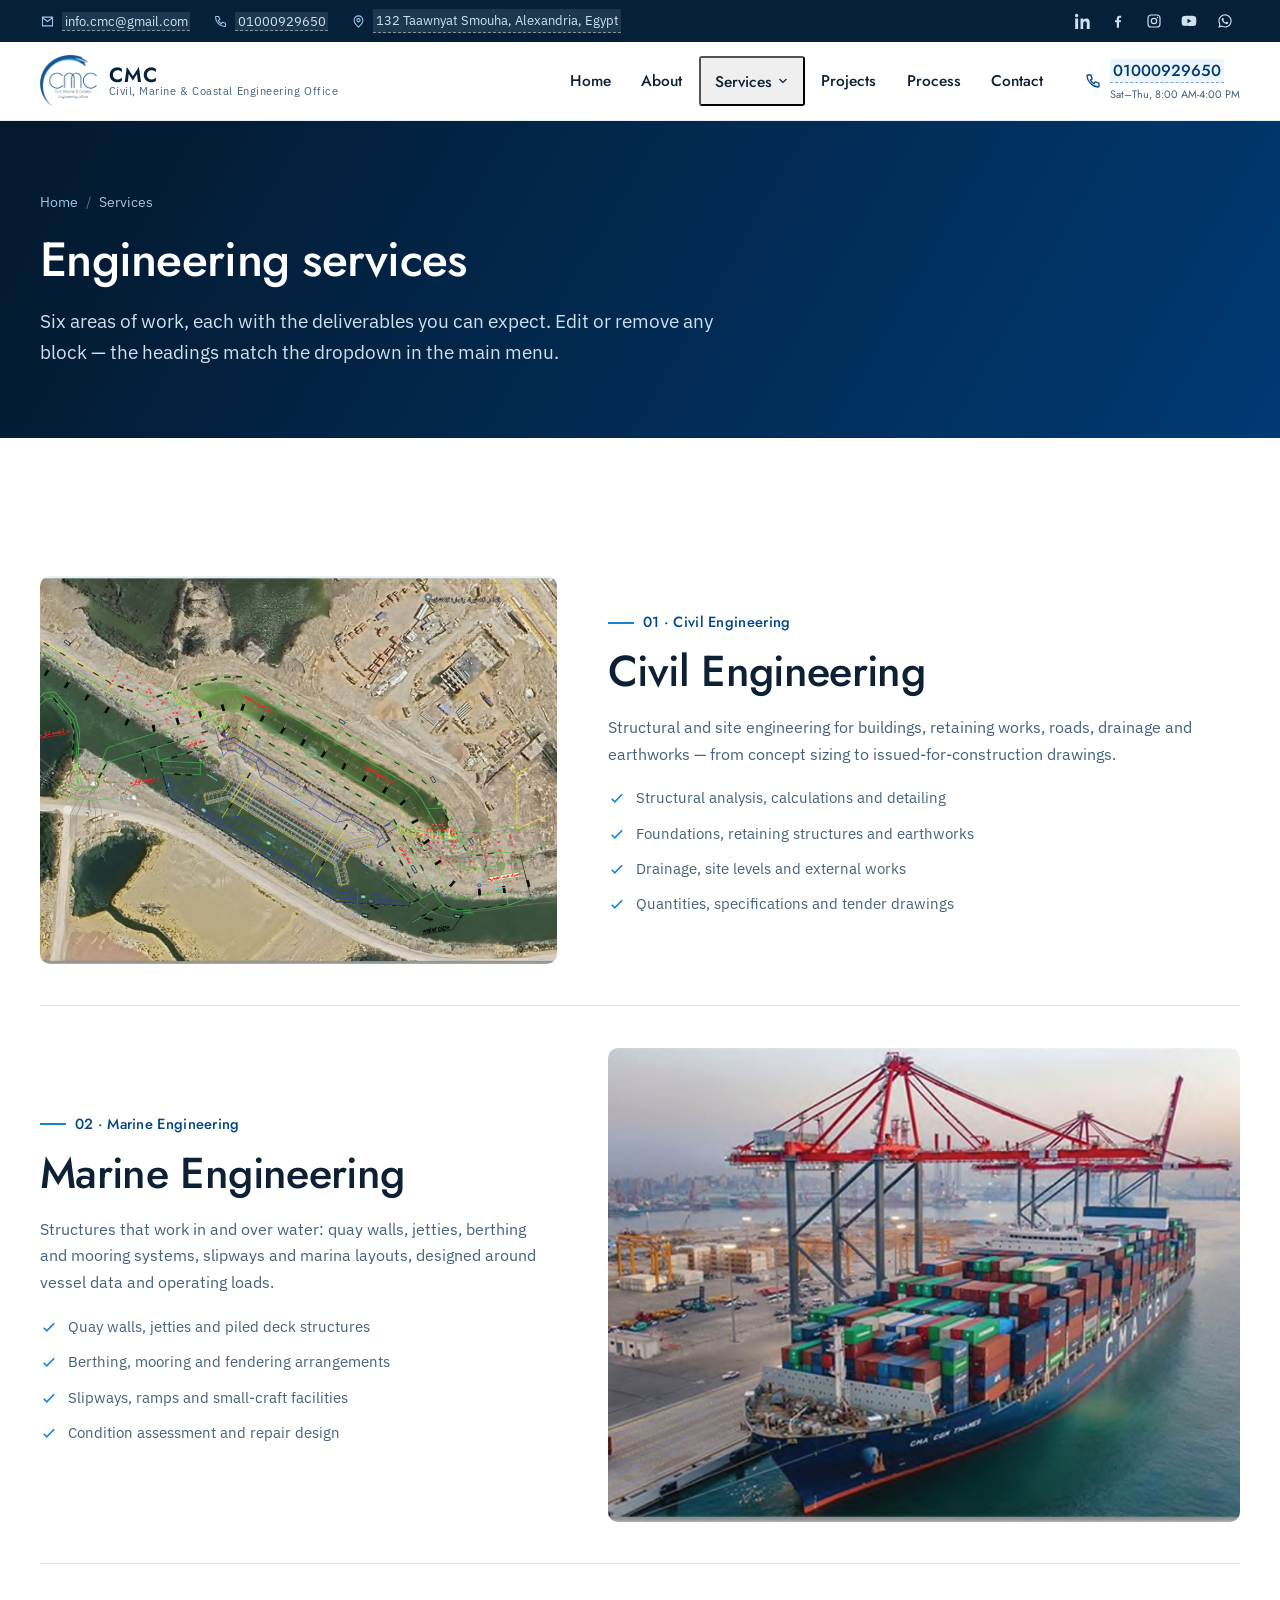
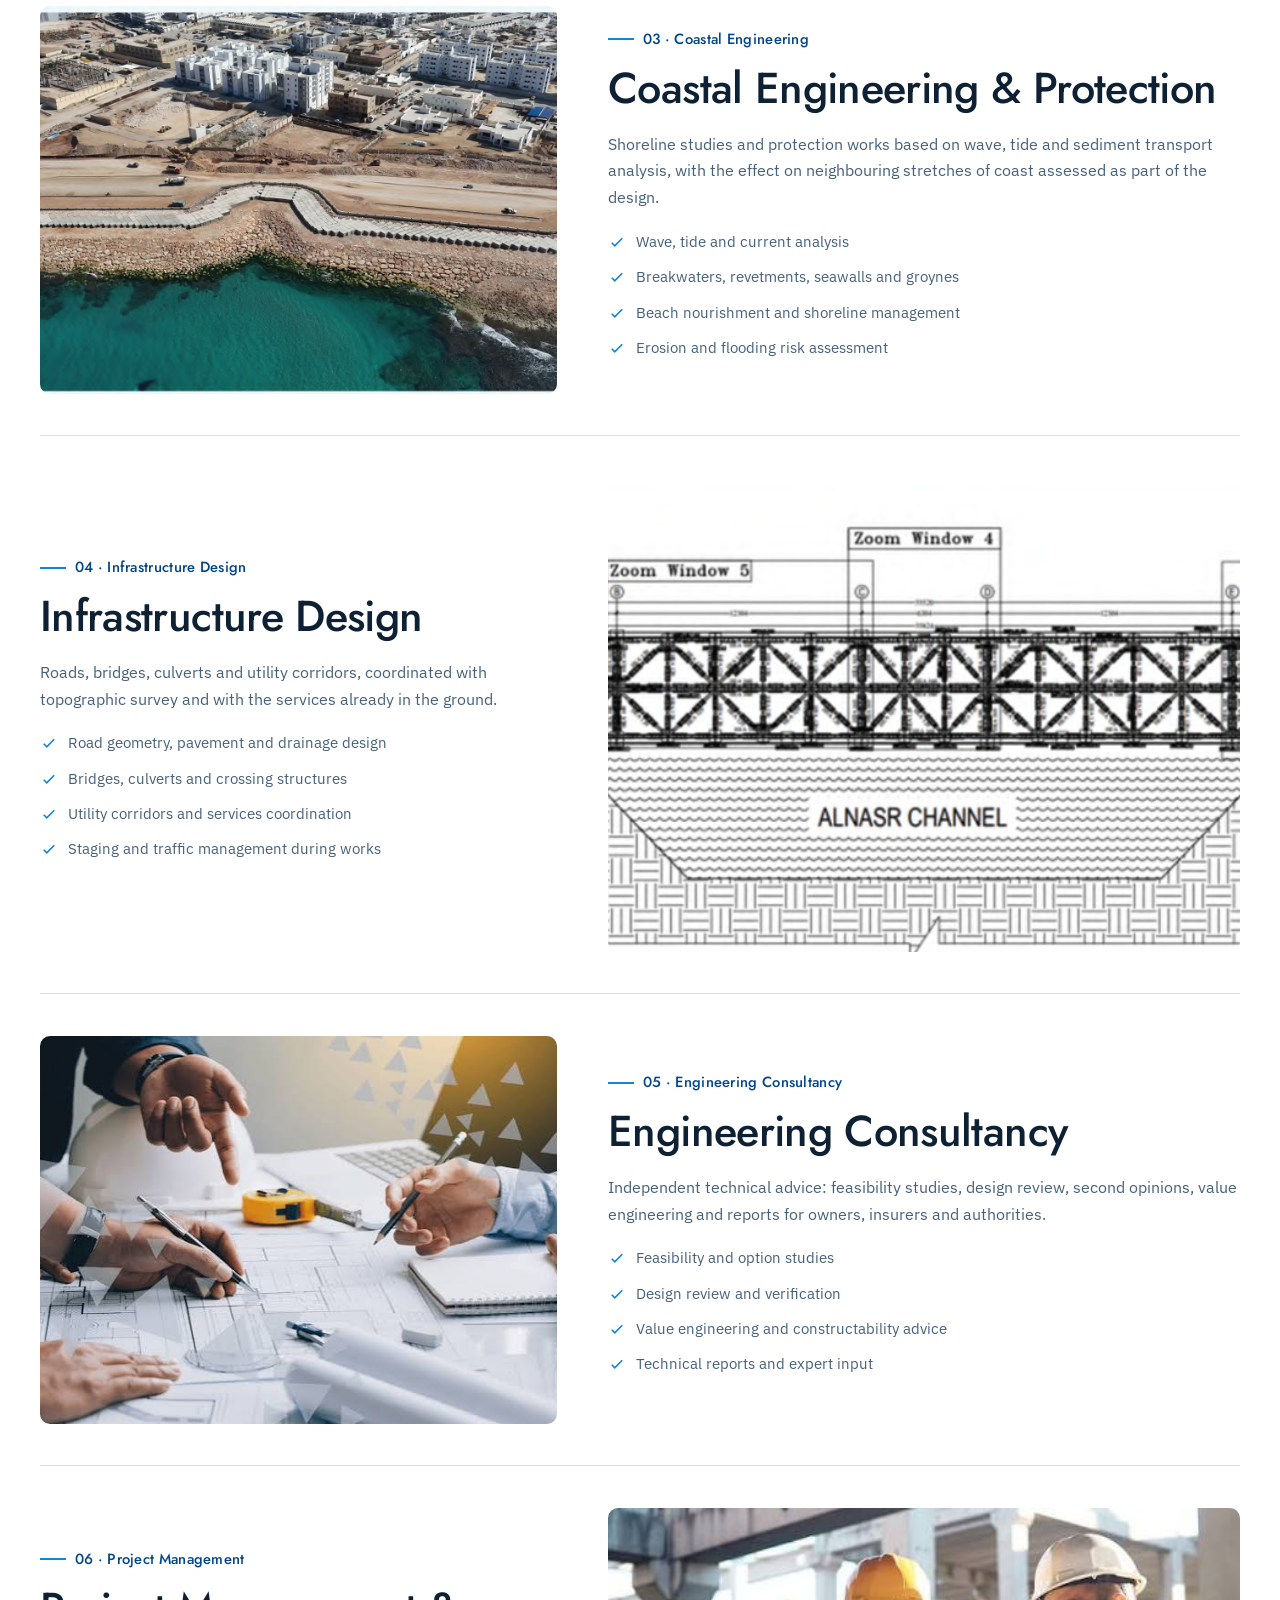
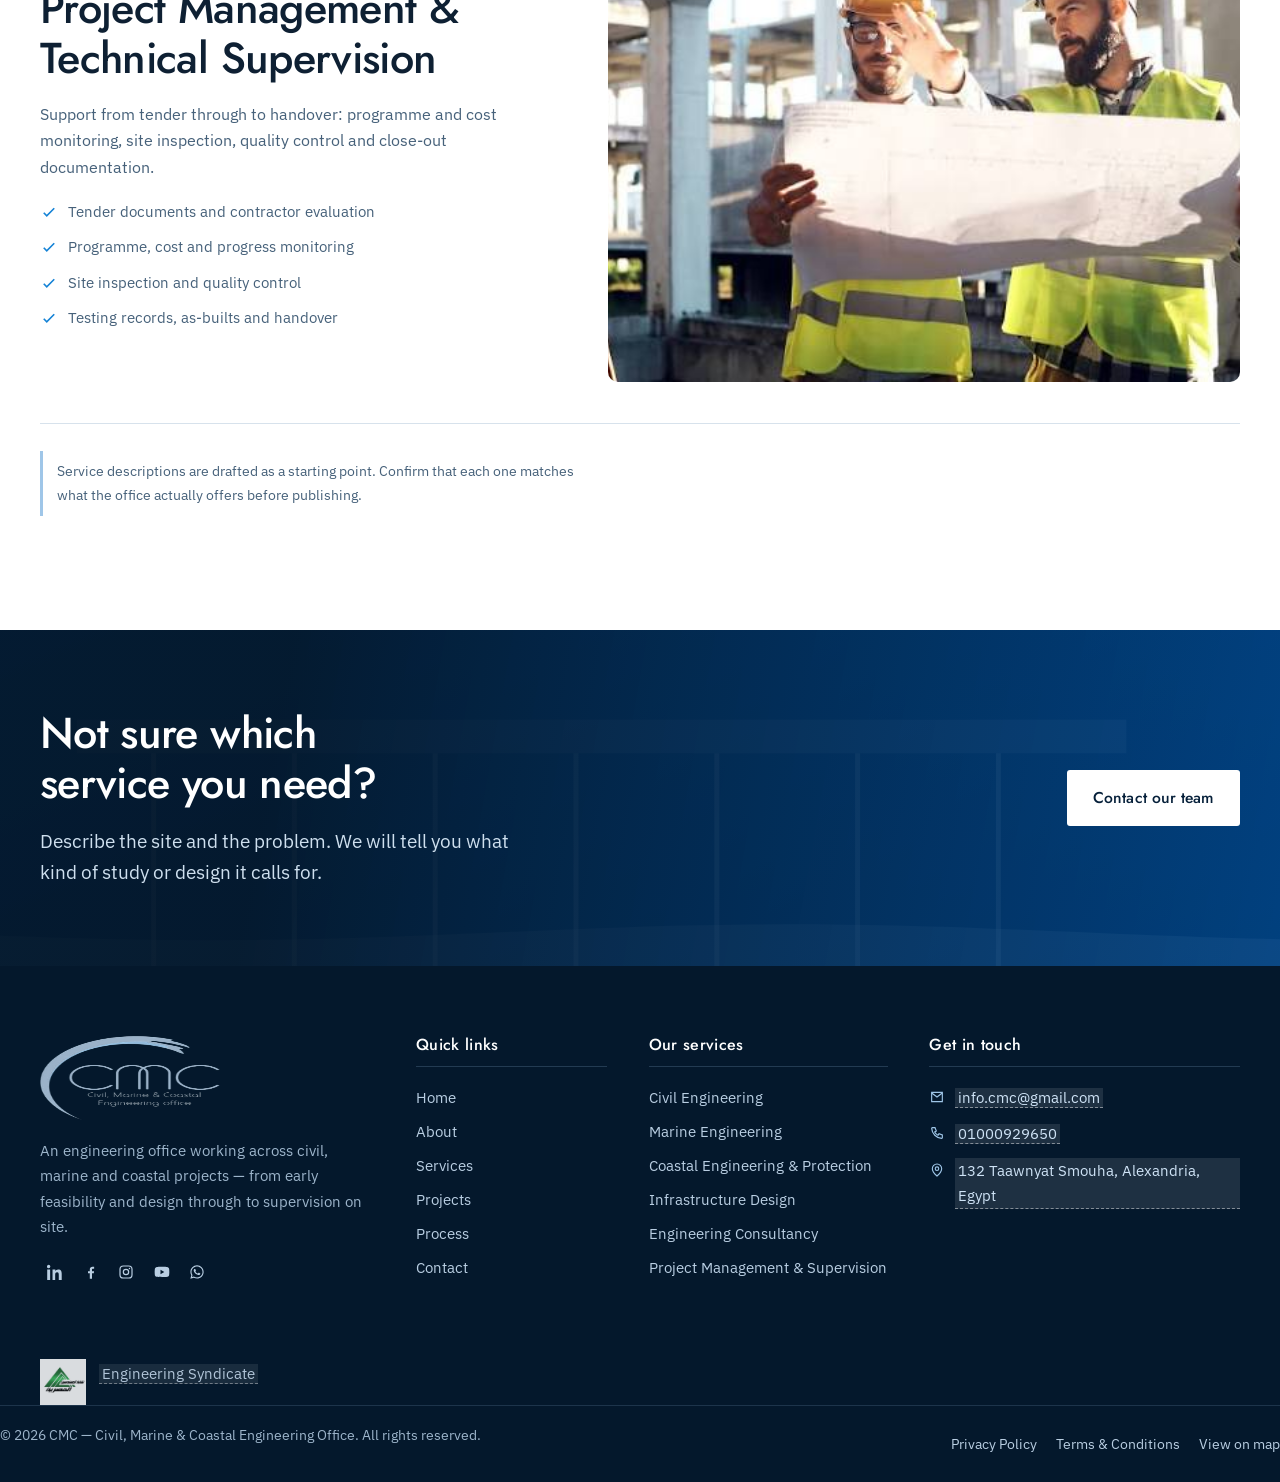
<file: services.html>
<!DOCTYPE html>
<html lang="en">
<head>
  <meta charset="utf-8">
  <meta name="viewport" content="width=device-width, initial-scale=1">
  <title>Engineering services | CMC Civil, Marine &amp; Coastal</title>
  <meta name="description" content="Civil engineering, marine engineering, coastal protection, infrastructure design, engineering consultancy and project management from the CMC office.">
  <meta name="author" content="CMC — Civil, Marine &amp; Coastal Engineering Office">
  <link rel="canonical" href="https://USERNAME.github.io/CMC-Engineering/services.html">

  <!-- Open Graph / social sharing -->
  <meta property="og:type" content="website">
  <meta property="og:site_name" content="CMC — Civil, Marine &amp; Coastal Engineering Office">
  <meta property="og:title" content="Engineering services | CMC Civil, Marine &amp; Coastal">
  <meta property="og:description" content="Civil engineering, marine engineering, coastal protection, infrastructure design, engineering consultancy and project management from the CMC office.">
  <meta property="og:url" content="https://USERNAME.github.io/CMC-Engineering/services.html">
  <meta property="og:image" content="https://USERNAME.github.io/CMC-Engineering/assets/images/cmc-logo.png">
  <meta name="twitter:card" content="summary_large_image">

  <link rel="icon" href="assets/images/favicon.png" type="image/png">
  <link rel="apple-touch-icon" href="assets/images/apple-touch-icon.png">

  <link rel="preconnect" href="https://fonts.googleapis.com">
  <link rel="preconnect" href="https://fonts.gstatic.com" crossorigin>
  <link href="https://fonts.googleapis.com/css2?family=Jost:wght@400;500;600&family=IBM+Plex+Sans:wght@400;500;600&display=swap" rel="stylesheet">
  <link rel="stylesheet" href="css/style.css">
</head>
<body>
  <a class="skip-link" href="#main">Skip to main content</a>

  <!-- ===== Top bar: edit contact details and social links here ===== -->
  <div class="topbar">
    <div class="container">
      <ul class="topbar-list">
        <li class="topbar-item">
          <svg viewBox="0 0 24 24" fill="none" stroke="currentColor" stroke-width="1.7" aria-hidden="true"><path d="M4 5h16v14H4z"/><path d="m4 6 8 6 8-6"/></svg>
          <a href="mailto:info.cmc@gmail.com"><span class="ph">info.cmc@gmail.com</span></a>
        </li>
        <li class="topbar-item">
          <svg viewBox="0 0 24 24" fill="none" stroke="currentColor" stroke-width="1.7" aria-hidden="true"><path d="M5 4h4l2 5-2.5 1.5a12 12 0 0 0 5 5L15 13l5 2v4a1 1 0 0 1-1.1 1A16 16 0 0 1 4 5.1 1 1 0 0 1 5 4Z"/></svg>
          <a href="tel:01000929650"><span class="ph">01000929650</span></a>
        </li>
        <li class="topbar-item topbar-item--address">
          <svg viewBox="0 0 24 24" fill="none" stroke="currentColor" stroke-width="1.7" aria-hidden="true"><path d="M12 21s7-6.2 7-11a7 7 0 1 0-14 0c0 4.8 7 11 7 11Z"/><circle cx="12" cy="10" r="2.6"/></svg>
          <span class="ph">132 Taawnyat Smouha, Alexandria, Egypt</span>
        </li>
      </ul>
      <ul class="social" aria-label="CMC on social media">
        <li><a href="#" aria-label="LinkedIn"><svg viewBox="0 0 24 24" fill="currentColor" aria-hidden="true"><path d="M4.98 3.5A2.5 2.5 0 1 1 0 3.5a2.5 2.5 0 0 1 4.98 0ZM.3 8.2h4.4V24H.3zM8.3 8.2h4.2v2.2h.06c.6-1.1 2.05-2.3 4.2-2.3 4.5 0 5.3 2.9 5.3 6.7V24h-4.4v-7.5c0-1.8 0-4.1-2.5-4.1s-2.9 2-2.9 4V24H8.3z"/></svg></a></li>
        <li><a href="#" aria-label="Facebook"><svg viewBox="0 0 24 24" fill="currentColor" aria-hidden="true"><path d="M13.5 22v-8h2.7l.4-3.2h-3.1V8.7c0-.9.26-1.5 1.6-1.5h1.6V4.3c-.3 0-1.3-.1-2.4-.1-2.4 0-4.1 1.5-4.1 4.2v2.4H7.5V14h2.7v8z"/></svg></a></li>
        <li><a href="#" aria-label="Instagram"><svg viewBox="0 0 24 24" fill="none" stroke="currentColor" stroke-width="1.8" aria-hidden="true"><rect x="3" y="3" width="18" height="18" rx="5"/><circle cx="12" cy="12" r="4"/><circle cx="17.2" cy="6.8" r="1.1" fill="currentColor" stroke="none"/></svg></a></li>
        <li><a href="#" aria-label="YouTube"><svg viewBox="0 0 24 24" fill="currentColor" aria-hidden="true"><path d="M23 12s0-3.6-.46-5.33a2.78 2.78 0 0 0-1.95-1.96C18.86 4.25 12 4.25 12 4.25s-6.86 0-8.59.46a2.78 2.78 0 0 0-1.95 1.96C1 8.4 1 12 1 12s0 3.6.46 5.33a2.78 2.78 0 0 0 1.95 1.96c1.73.46 8.59.46 8.59.46s6.86 0 8.59-.46a2.78 2.78 0 0 0 1.95-1.96C23 15.6 23 12 23 12ZM9.75 15.27V8.73L15.5 12z"/></svg></a></li>
            <li><a href="https://wa.me/01000929650" aria-label="WhatsApp"><svg viewBox="0 0 24 24" fill="currentColor" aria-hidden="true"><path d="M12.04 2C6.58 2 2.13 6.45 2.13 11.91c0 1.75.46 3.46 1.32 4.97L2 22l5.25-1.38a9.9 9.9 0 0 0 4.79 1.22h.01c5.46 0 9.91-4.45 9.91-9.91S17.5 2 12.04 2Zm0 18.15h-.01a8.2 8.2 0 0 1-4.19-1.15l-.3-.18-3.12.82.83-3.04-.2-.31a8.18 8.18 0 0 1-1.26-4.38c0-4.54 3.7-8.23 8.25-8.23 2.2 0 4.27.86 5.83 2.42a8.18 8.18 0 0 1 2.41 5.82c0 4.54-3.7 8.23-8.24 8.23Zm4.52-6.16c-.25-.12-1.47-.72-1.69-.81-.23-.08-.39-.12-.56.13-.16.25-.64.81-.79.98-.14.16-.29.19-.54.06-.25-.12-1.05-.39-1.99-1.23-.74-.66-1.23-1.47-1.38-1.72-.14-.25-.01-.38.11-.5.11-.11.25-.29.37-.43.12-.15.16-.25.25-.41.08-.17.04-.31-.02-.43-.06-.12-.56-1.34-.76-1.84-.2-.48-.41-.42-.56-.43h-.48c-.16 0-.43.06-.65.31-.22.25-.85.83-.85 2.03s.87 2.35.99 2.51c.12.16 1.71 2.61 4.15 3.66.58.25 1.03.4 1.38.51.58.18 1.11.16 1.53.1.47-.07 1.47-.6 1.67-1.18.21-.58.21-1.07.15-1.18-.06-.11-.22-.17-.47-.29Z"/></svg></a></li>
      </ul>
    </div>
  </div>

  <!-- ===== Main header ===== -->
  <header class="site-header">
    <div class="container nav-wrap">
      <a class="brand" href="index.html" aria-label="CMC — Civil, Marine &amp; Coastal Engineering Office, home">
        <img src="assets/images/cmc-logo.png" alt="CMC logo" width="140" height="129">
        <span class="brand-text">
          <span class="brand-name">CMC</span>
          <span class="brand-tag">Civil, Marine &amp; Coastal Engineering Office</span>
        </span>
      </a>

      <nav class="nav" id="primary-nav" aria-label="Main">
        <ul class="nav-list">
          <li><a class="nav-link" href="index.html">Home</a></li>
          <li><a class="nav-link" href="about.html">About</a></li>
          <li class="has-dropdown">
            <button class="nav-link dropdown-toggle" type="button" aria-expanded="false" aria-controls="services-menu">
              Services
              <svg viewBox="0 0 24 24" fill="none" stroke="currentColor" stroke-width="2.4" aria-hidden="true"><path d="m5 8 7 7 7-7"/></svg>
            </button>
            <ul class="dropdown" id="services-menu">
              <li><a href="services.html#civil-engineering">Civil Engineering</a></li>
              <li><a href="services.html#marine-engineering">Marine Engineering</a></li>
              <li><a href="services.html#coastal-engineering">Coastal Engineering &amp; Protection</a></li>
              <li><a href="services.html#infrastructure-design">Infrastructure Design</a></li>
              <li><a href="services.html#consultancy">Engineering Consultancy</a></li>
              <li><a href="services.html#project-management">Project Management &amp; Supervision</a></li>
            </ul>
          </li>
          <li><a class="nav-link" href="projects.html">Projects</a></li>
          <li><a class="nav-link" href="index.html#process">Process</a></li>
          <li><a class="nav-link" href="contact.html">Contact</a></li>
        </ul>
      </nav>

      <div class="nav-actions">
        <a class="nav-phone" href="tel:01000929650">
          <svg viewBox="0 0 24 24" fill="none" stroke="currentColor" stroke-width="1.7" aria-hidden="true"><path d="M5 4h4l2 5-2.5 1.5a12 12 0 0 0 5 5L15 13l5 2v4a1 1 0 0 1-1.1 1A16 16 0 0 1 4 5.1 1 1 0 0 1 5 4Z"/></svg>
          <span><span class="ph">01000929650</span><small>Sat–Thu, 8:00 AM-4:00 PM</small></span>
        </a>
        <button class="nav-toggle" type="button" aria-expanded="false" aria-controls="primary-nav" aria-label="Open menu"><span></span></button>
      </div>
    </div>
  </header>
  <div class="nav-backdrop"></div>

  <main id="main">
    <section class="page-head">
      <div class="container">
        <ul class="breadcrumb">
          <li><a href="index.html">Home</a></li>
          <li>Services</li>
        </ul>
        <h1>Engineering services</h1>
        <p>Six areas of work, each with the deliverables you can expect. Edit or remove any block — the headings match the dropdown in the main menu.</p>
      </div>
    </section>

    <section class="section">
      <div class="container">

        <article class="service-detail reveal" id="civil-engineering">
          <div class="service-detail-media">
            <img src="assets/images/Gharb_El-Nobaria_Syphon.PNG" alt="Placeholder image for civil engineering work" width="900" height="680">
          </div>
          <div>
            <p class="eyebrow">01 · Civil Engineering</p>
            <h2>Civil Engineering</h2>
            <p>Structural and site engineering for buildings, retaining works, roads, drainage and earthworks — from concept sizing to issued-for-construction drawings.</p>
            <ul class="check-list">
              <li><svg viewBox="0 0 24 24" fill="none" stroke="currentColor" stroke-width="2.2" aria-hidden="true"><path d="m5 13 4 4L19 7"/></svg>Structural analysis, calculations and detailing</li>
              <li><svg viewBox="0 0 24 24" fill="none" stroke="currentColor" stroke-width="2.2" aria-hidden="true"><path d="m5 13 4 4L19 7"/></svg>Foundations, retaining structures and earthworks</li>
              <li><svg viewBox="0 0 24 24" fill="none" stroke="currentColor" stroke-width="2.2" aria-hidden="true"><path d="m5 13 4 4L19 7"/></svg>Drainage, site levels and external works</li>
              <li><svg viewBox="0 0 24 24" fill="none" stroke="currentColor" stroke-width="2.2" aria-hidden="true"><path d="m5 13 4 4L19 7"/></svg>Quantities, specifications and tender drawings</li>
            </ul>
          </div>
        </article>

        <article class="service-detail reveal" id="marine-engineering">
          <div class="service-detail-media">
            <img src="assets/images/TMT.PNG" alt="Placeholder image for marine engineering work" width="900" height="680" loading="lazy">
          </div>
          <div>
            <p class="eyebrow">02 · Marine Engineering</p>
            <h2>Marine Engineering</h2>
            <p>Structures that work in and over water: quay walls, jetties, berthing and mooring systems, slipways and marina layouts, designed around vessel data and operating loads.</p>
            <ul class="check-list">
              <li><svg viewBox="0 0 24 24" fill="none" stroke="currentColor" stroke-width="2.2" aria-hidden="true"><path d="m5 13 4 4L19 7"/></svg>Quay walls, jetties and piled deck structures</li>
              <li><svg viewBox="0 0 24 24" fill="none" stroke="currentColor" stroke-width="2.2" aria-hidden="true"><path d="m5 13 4 4L19 7"/></svg>Berthing, mooring and fendering arrangements</li>
              <li><svg viewBox="0 0 24 24" fill="none" stroke="currentColor" stroke-width="2.2" aria-hidden="true"><path d="m5 13 4 4L19 7"/></svg>Slipways, ramps and small-craft facilities</li>
              <li><svg viewBox="0 0 24 24" fill="none" stroke="currentColor" stroke-width="2.2" aria-hidden="true"><path d="m5 13 4 4L19 7"/></svg>Condition assessment and repair design</li>
            </ul>
          </div>
        </article>

        <article class="service-detail reveal" id="coastal-engineering">
          <div class="service-detail-media">
            <img src="assets/images/Derna_Cornish&Valley_Project,Libya.PNG" alt="Placeholder image for coastal engineering work" width="900" height="680" loading="lazy">
          </div>
          <div>
            <p class="eyebrow">03 · Coastal Engineering</p>
            <h2>Coastal Engineering &amp; Protection</h2>
            <p>Shoreline studies and protection works based on wave, tide and sediment transport analysis, with the effect on neighbouring stretches of coast assessed as part of the design.</p>
            <ul class="check-list">
              <li><svg viewBox="0 0 24 24" fill="none" stroke="currentColor" stroke-width="2.2" aria-hidden="true"><path d="m5 13 4 4L19 7"/></svg>Wave, tide and current analysis</li>
              <li><svg viewBox="0 0 24 24" fill="none" stroke="currentColor" stroke-width="2.2" aria-hidden="true"><path d="m5 13 4 4L19 7"/></svg>Breakwaters, revetments, seawalls and groynes</li>
              <li><svg viewBox="0 0 24 24" fill="none" stroke="currentColor" stroke-width="2.2" aria-hidden="true"><path d="m5 13 4 4L19 7"/></svg>Beach nourishment and shoreline management</li>
              <li><svg viewBox="0 0 24 24" fill="none" stroke="currentColor" stroke-width="2.2" aria-hidden="true"><path d="m5 13 4 4L19 7"/></svg>Erosion and flooding risk assessment</li>
            </ul>
          </div>
        </article>

        <article class="service-detail reveal" id="infrastructure-design">
          <div class="service-detail-media">
            <img src="assets/images/EL-Nasr_High_Speed_Train_Bridge_Platform.PNG" alt="Placeholder image for infrastructure design work" width="900" height="680" loading="lazy">
          </div>
          <div>
            <p class="eyebrow">04 · Infrastructure Design</p>
            <h2>Infrastructure Design</h2>
            <p>Roads, bridges, culverts and utility corridors, coordinated with topographic survey and with the services already in the ground.</p>
            <ul class="check-list">
              <li><svg viewBox="0 0 24 24" fill="none" stroke="currentColor" stroke-width="2.2" aria-hidden="true"><path d="m5 13 4 4L19 7"/></svg>Road geometry, pavement and drainage design</li>
              <li><svg viewBox="0 0 24 24" fill="none" stroke="currentColor" stroke-width="2.2" aria-hidden="true"><path d="m5 13 4 4L19 7"/></svg>Bridges, culverts and crossing structures</li>
              <li><svg viewBox="0 0 24 24" fill="none" stroke="currentColor" stroke-width="2.2" aria-hidden="true"><path d="m5 13 4 4L19 7"/></svg>Utility corridors and services coordination</li>
              <li><svg viewBox="0 0 24 24" fill="none" stroke="currentColor" stroke-width="2.2" aria-hidden="true"><path d="m5 13 4 4L19 7"/></svg>Staging and traffic management during works</li>
            </ul>
          </div>
        </article>

        <article class="service-detail reveal" id="consultancy">
          <div class="service-detail-media">
            <img src="assets/images/Consultancy.jpg" alt="Placeholder image for engineering consultancy work" width="900" height="680" loading="lazy">
          </div>
          <div>
            <p class="eyebrow">05 · Engineering Consultancy</p>
            <h2>Engineering Consultancy</h2>
            <p>Independent technical advice: feasibility studies, design review, second opinions, value engineering and reports for owners, insurers and authorities.</p>
            <ul class="check-list">
              <li><svg viewBox="0 0 24 24" fill="none" stroke="currentColor" stroke-width="2.2" aria-hidden="true"><path d="m5 13 4 4L19 7"/></svg>Feasibility and option studies</li>
              <li><svg viewBox="0 0 24 24" fill="none" stroke="currentColor" stroke-width="2.2" aria-hidden="true"><path d="m5 13 4 4L19 7"/></svg>Design review and verification</li>
              <li><svg viewBox="0 0 24 24" fill="none" stroke="currentColor" stroke-width="2.2" aria-hidden="true"><path d="m5 13 4 4L19 7"/></svg>Value engineering and constructability advice</li>
              <li><svg viewBox="0 0 24 24" fill="none" stroke="currentColor" stroke-width="2.2" aria-hidden="true"><path d="m5 13 4 4L19 7"/></svg>Technical reports and expert input</li>
            </ul>
          </div>
        </article>

        <article class="service-detail reveal" id="project-management">
          <div class="service-detail-media">
            <img src="assets/images/Supervision.jpg" alt="Placeholder image for project management and supervision" width="900" height="680" loading="lazy">
          </div>
          <div>
            <p class="eyebrow">06 · Project Management</p>
            <h2>Project Management &amp; Technical Supervision</h2>
            <p>Support from tender through to handover: programme and cost monitoring, site inspection, quality control and close-out documentation.</p>
            <ul class="check-list">
              <li><svg viewBox="0 0 24 24" fill="none" stroke="currentColor" stroke-width="2.2" aria-hidden="true"><path d="m5 13 4 4L19 7"/></svg>Tender documents and contractor evaluation</li>
              <li><svg viewBox="0 0 24 24" fill="none" stroke="currentColor" stroke-width="2.2" aria-hidden="true"><path d="m5 13 4 4L19 7"/></svg>Programme, cost and progress monitoring</li>
              <li><svg viewBox="0 0 24 24" fill="none" stroke="currentColor" stroke-width="2.2" aria-hidden="true"><path d="m5 13 4 4L19 7"/></svg>Site inspection and quality control</li>
              <li><svg viewBox="0 0 24 24" fill="none" stroke="currentColor" stroke-width="2.2" aria-hidden="true"><path d="m5 13 4 4L19 7"/></svg>Testing records, as-builts and handover</li>
            </ul>
          </div>
        </article>

        <p class="note">Service descriptions are drafted as a starting point. Confirm that each one matches what the office actually offers before publishing.</p>
      </div>
    </section>

    <section class="cta-banner">
      <div class="container cta-inner">
        <div>
          <h2>Not sure which service you need?</h2>
          <p>Describe the site and the problem. We will tell you what kind of study or design it calls for.</p>
        </div>
        <div class="cta-actions">
          <a class="btn btn--light" href="contact.html">Contact our team</a>
        </div>
      </div>
    </section>
  </main>

  <!-- ===== Footer ===== -->
  <footer class="site-footer">
    <div class="container">
      <div class="footer-main">
        <div class="footer-brand">
          <img src="assets/images/cmc-logo-light.png" alt="CMC — Civil, Marine &amp; Coastal Engineering Office" width="180" height="166" loading="lazy">
          <p>An engineering office working across civil, marine and coastal projects — from early feasibility and design through to supervision on site.</p>
          <ul class="social" aria-label="CMC on social media">
            <li><a href="#" aria-label="LinkedIn"><svg viewBox="0 0 24 24" fill="currentColor" aria-hidden="true"><path d="M4.98 3.5A2.5 2.5 0 1 1 0 3.5a2.5 2.5 0 0 1 4.98 0ZM.3 8.2h4.4V24H.3zM8.3 8.2h4.2v2.2h.06c.6-1.1 2.05-2.3 4.2-2.3 4.5 0 5.3 2.9 5.3 6.7V24h-4.4v-7.5c0-1.8 0-4.1-2.5-4.1s-2.9 2-2.9 4V24H8.3z"/></svg></a></li>
            <li><a href="#" aria-label="Facebook"><svg viewBox="0 0 24 24" fill="currentColor" aria-hidden="true"><path d="M13.5 22v-8h2.7l.4-3.2h-3.1V8.7c0-.9.26-1.5 1.6-1.5h1.6V4.3c-.3 0-1.3-.1-2.4-.1-2.4 0-4.1 1.5-4.1 4.2v2.4H7.5V14h2.7v8z"/></svg></a></li>
            <li><a href="#" aria-label="Instagram"><svg viewBox="0 0 24 24" fill="none" stroke="currentColor" stroke-width="1.8" aria-hidden="true"><rect x="3" y="3" width="18" height="18" rx="5"/><circle cx="12" cy="12" r="4"/><circle cx="17.2" cy="6.8" r="1.1" fill="currentColor" stroke="none"/></svg></a></li>
            <li><a href="#" aria-label="YouTube"><svg viewBox="0 0 24 24" fill="currentColor" aria-hidden="true"><path d="M23 12s0-3.6-.46-5.33a2.78 2.78 0 0 0-1.95-1.96C18.86 4.25 12 4.25 12 4.25s-6.86 0-8.59.46a2.78 2.78 0 0 0-1.95 1.96C1 8.4 1 12 1 12s0 3.6.46 5.33a2.78 2.78 0 0 0 1.95 1.96c1.73.46 8.59.46 8.59.46s6.86 0 8.59-.46a2.78 2.78 0 0 0 1.95-1.96C23 15.6 23 12 23 12ZM9.75 15.27V8.73L15.5 12z"/></svg></a></li>
            <li><a href="https://wa.me/01000929650" aria-label="WhatsApp"><svg viewBox="0 0 24 24" fill="currentColor" aria-hidden="true"><path d="M12.04 2C6.58 2 2.13 6.45 2.13 11.91c0 1.75.46 3.46 1.32 4.97L2 22l5.25-1.38a9.9 9.9 0 0 0 4.79 1.22h.01c5.46 0 9.91-4.45 9.91-9.91S17.5 2 12.04 2Zm0 18.15h-.01a8.2 8.2 0 0 1-4.19-1.15l-.3-.18-3.12.82.83-3.04-.2-.31a8.18 8.18 0 0 1-1.26-4.38c0-4.54 3.7-8.23 8.25-8.23 2.2 0 4.27.86 5.83 2.42a8.18 8.18 0 0 1 2.41 5.82c0 4.54-3.7 8.23-8.24 8.23Zm4.52-6.16c-.25-.12-1.47-.72-1.69-.81-.23-.08-.39-.12-.56.13-.16.25-.64.81-.79.98-.14.16-.29.19-.54.06-.25-.12-1.05-.39-1.99-1.23-.74-.66-1.23-1.47-1.38-1.72-.14-.25-.01-.38.11-.5.11-.11.25-.29.37-.43.12-.15.16-.25.25-.41.08-.17.04-.31-.02-.43-.06-.12-.56-1.34-.76-1.84-.2-.48-.41-.42-.56-.43h-.48c-.16 0-.43.06-.65.31-.22.25-.85.83-.85 2.03s.87 2.35.99 2.51c.12.16 1.71 2.61 4.15 3.66.58.25 1.03.4 1.38.51.58.18 1.11.16 1.53.1.47-.07 1.47-.6 1.67-1.18.21-.58.21-1.07.15-1.18-.06-.11-.22-.17-.47-.29Z"/></svg></a></li>
          </ul>
        </div>

        <div>
          <h4>Quick links</h4>
          <ul class="footer-links">
            <li><a href="index.html">Home</a></li>
            <li><a href="about.html">About</a></li>
            <li><a href="services.html">Services</a></li>
            <li><a href="projects.html">Projects</a></li>
            <li><a href="index.html#process">Process</a></li>
            <li><a href="contact.html">Contact</a></li>
          </ul>
        </div>

        <div>
          <h4>Our services</h4>
          <ul class="footer-links">
            <li><a href="services.html#civil-engineering">Civil Engineering</a></li>
            <li><a href="services.html#marine-engineering">Marine Engineering</a></li>
            <li><a href="services.html#coastal-engineering">Coastal Engineering &amp; Protection</a></li>
            <li><a href="services.html#infrastructure-design">Infrastructure Design</a></li>
            <li><a href="services.html#consultancy">Engineering Consultancy</a></li>
            <li><a href="services.html#project-management">Project Management &amp; Supervision</a></li>
          </ul>
        </div>

        <div>
          <h4>Get in touch</h4>
          <ul class="footer-contact">
            <li>
              <svg viewBox="0 0 24 24" fill="none" stroke="currentColor" stroke-width="1.7" aria-hidden="true"><path d="M4 5h16v14H4z"/><path d="m4 6 8 6 8-6"/></svg>
              <a href="mailto:info.cmc@gmail.com"><span class="ph">info.cmc@gmail.com</span></a>
            </li>
            <li>
              <svg viewBox="0 0 24 24" fill="none" stroke="currentColor" stroke-width="1.7" aria-hidden="true"><path d="M5 4h4l2 5-2.5 1.5a12 12 0 0 0 5 5L15 13l5 2v4a1 1 0 0 1-1.1 1A16 16 0 0 1 4 5.1 1 1 0 0 1 5 4Z"/></svg>
              <a href="tel:01000929650"><span class="ph">01000929650</span></a>
            </li>
            <li>
              <svg viewBox="0 0 24 24" fill="none" stroke="currentColor" stroke-width="1.7" aria-hidden="true"><path d="M12 21s7-6.2 7-11a7 7 0 1 0-14 0c0 4.8 7 11 7 11Z"/><circle cx="12" cy="10" r="2.6"/></svg>
              <span class="ph">132 Taawnyat Smouha, Alexandria, Egypt</span>
            </li>
          </ul>
        </div>
      </div>

     
        <div class="footer-accred">
          <img src="assets/images/eng_logo.jpg" alt="Placeholder for a professional accreditation logo" width="46" height="46" loading="lazy">
          <p><span class="ph">Engineering Syndicate</span></p>
        </div>
      </div>

      <div class="footer-bottom">
        <p>© <span data-year>2026</span> CMC — Civil, Marine &amp; Coastal Engineering Office. All rights reserved.</p>
        <ul>
          <li><a href="privacy-policy.html">Privacy Policy</a></li>
          <li><a href="terms.html">Terms &amp; Conditions</a></li>
          <li><a href="index.html#map">View on map</a></li>
        </ul>
      </div>
    </div>
  </footer>

  <button class="to-top" type="button" aria-label="Back to top">
    <svg viewBox="0 0 24 24" fill="none" stroke="currentColor" stroke-width="2.2" aria-hidden="true"><path d="M12 19V5"/><path d="m5 12 7-7 7 7"/></svg>
  </button>

  <script src="js/main.js" defer></script>
</body>
</html>
</file>
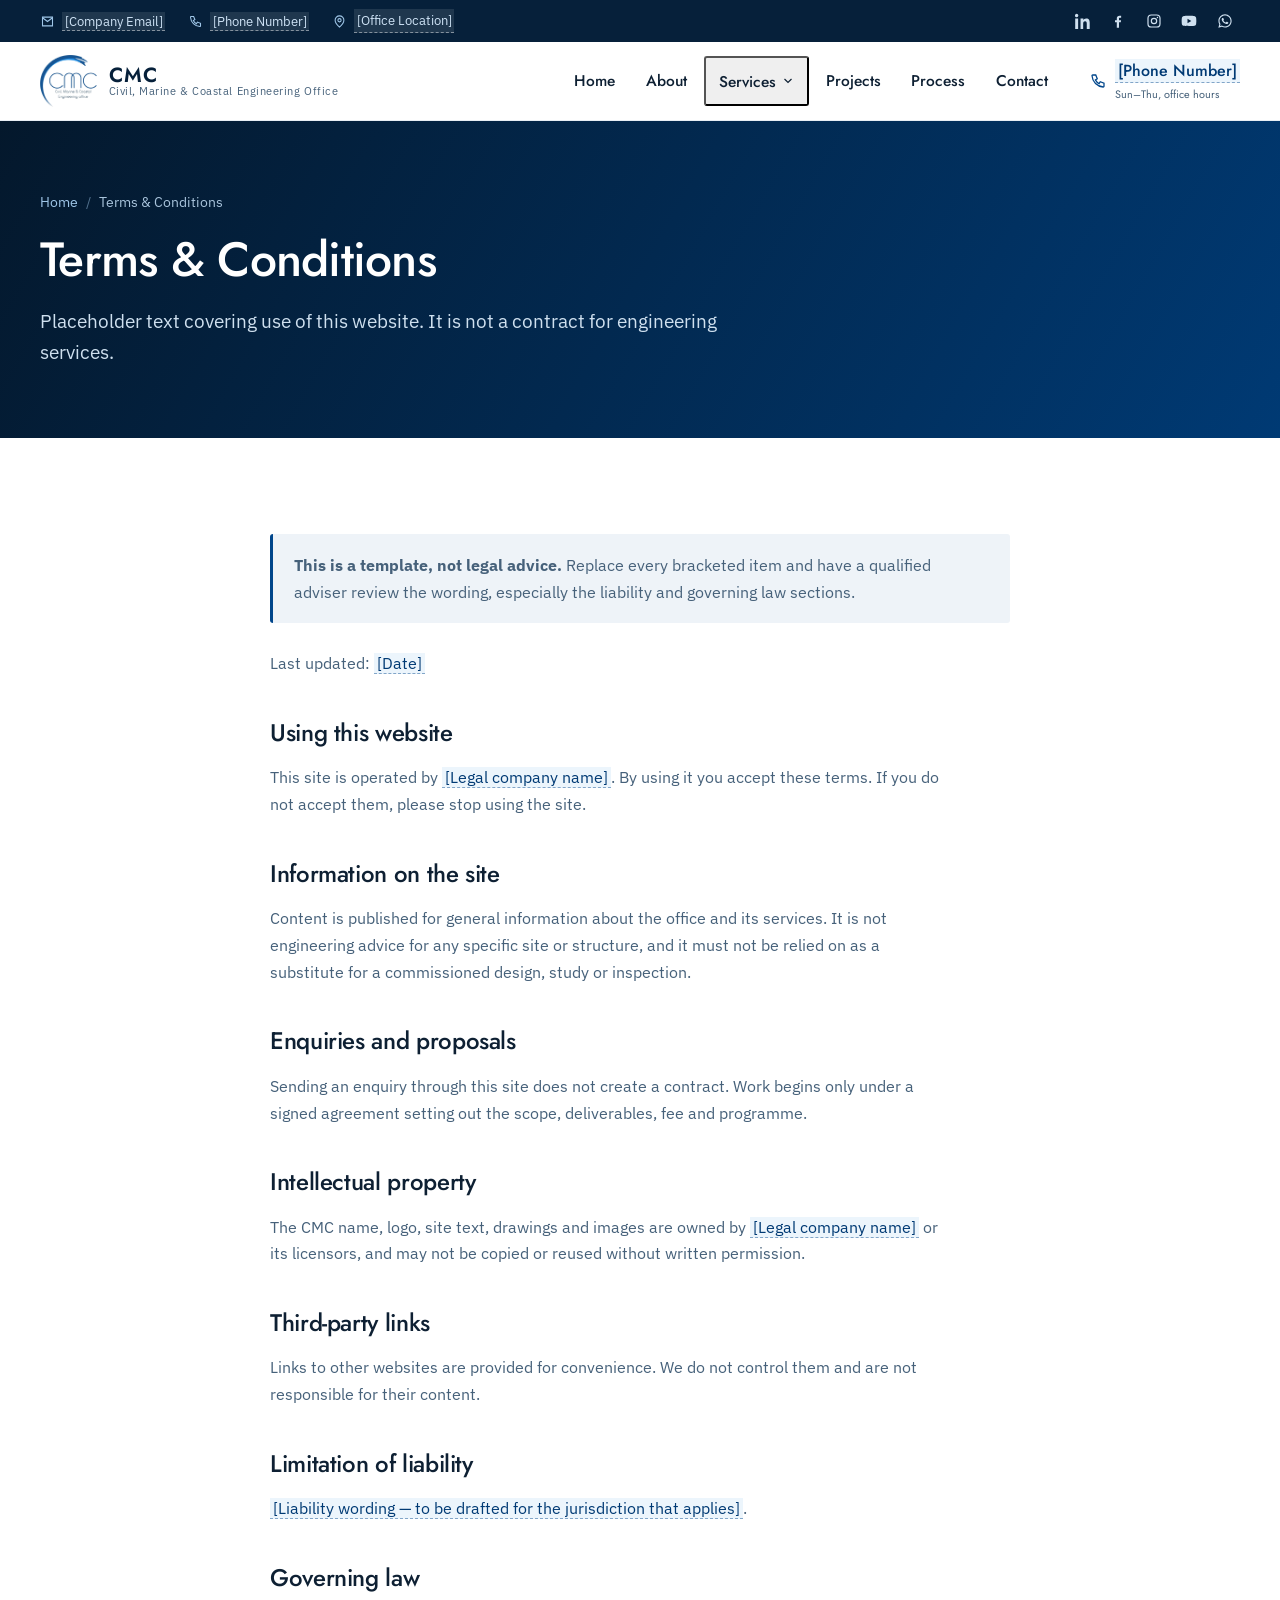
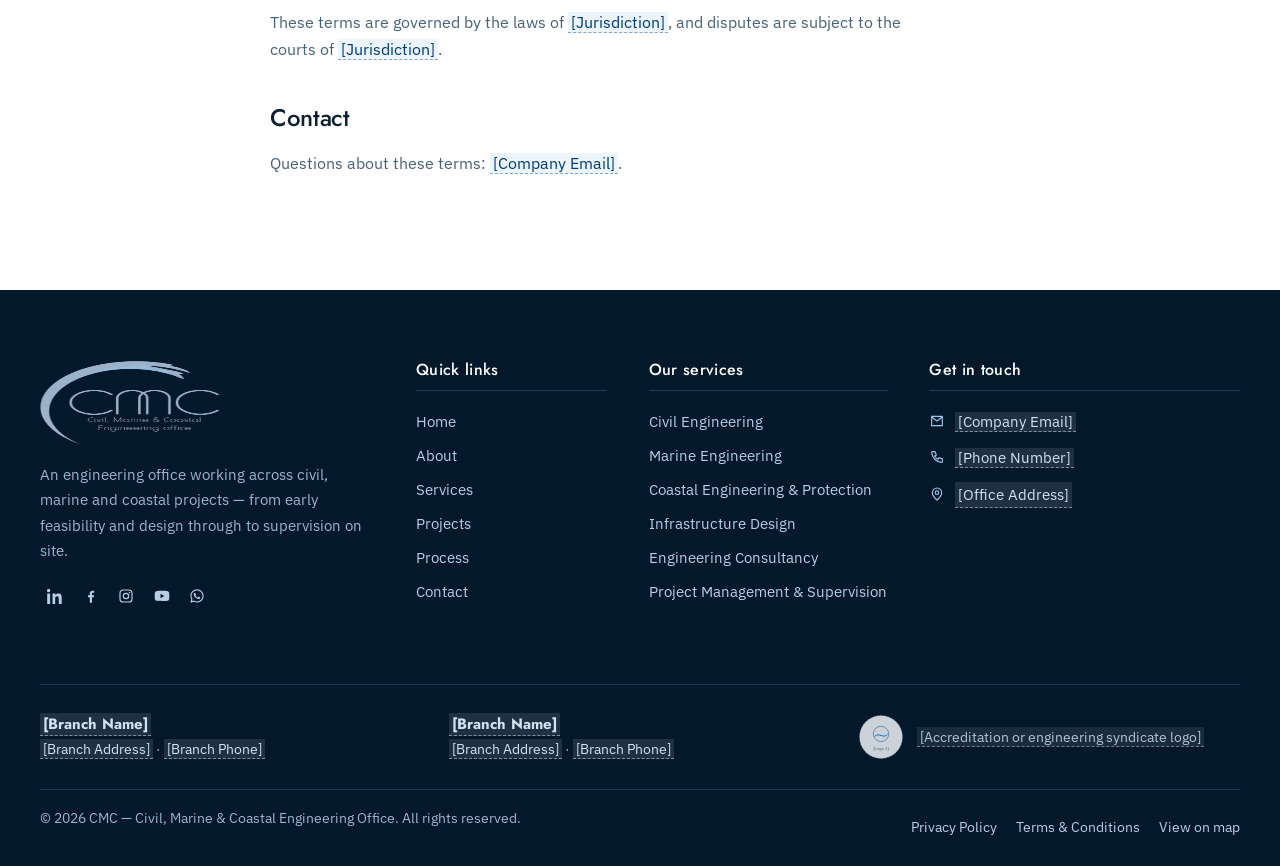
<file: terms.html>
<!DOCTYPE html>
<html lang="en">
<head>
  <meta charset="utf-8">
  <meta name="viewport" content="width=device-width, initial-scale=1">
  <title>Terms &amp; Conditions | CMC Engineering Office</title>
  <meta name="description" content="Terms covering the use of the CMC website. Template text pending review.">
  <meta name="author" content="CMC — Civil, Marine &amp; Coastal Engineering Office">
  <link rel="canonical" href="https://USERNAME.github.io/CMC-Engineering/terms.html">

  <!-- Open Graph / social sharing -->
  <meta property="og:type" content="website">
  <meta property="og:site_name" content="CMC — Civil, Marine &amp; Coastal Engineering Office">
  <meta property="og:title" content="Terms &amp; Conditions | CMC Engineering Office">
  <meta property="og:description" content="Terms covering the use of the CMC website. Template text pending review.">
  <meta property="og:url" content="https://USERNAME.github.io/CMC-Engineering/terms.html">
  <meta property="og:image" content="https://USERNAME.github.io/CMC-Engineering/assets/images/cmc-logo.png">
  <meta name="twitter:card" content="summary_large_image">

  <link rel="icon" href="assets/images/favicon.png" type="image/png">
  <link rel="apple-touch-icon" href="assets/images/apple-touch-icon.png">

  <link rel="preconnect" href="https://fonts.googleapis.com">
  <link rel="preconnect" href="https://fonts.gstatic.com" crossorigin>
  <link href="https://fonts.googleapis.com/css2?family=Jost:wght@400;500;600&family=IBM+Plex+Sans:wght@400;500;600&display=swap" rel="stylesheet">
  <link rel="stylesheet" href="css/style.css">
</head>
<body>
  <a class="skip-link" href="#main">Skip to main content</a>

  <!-- ===== Top bar: edit contact details and social links here ===== -->
  <div class="topbar">
    <div class="container">
      <ul class="topbar-list">
        <li class="topbar-item">
          <svg viewBox="0 0 24 24" fill="none" stroke="currentColor" stroke-width="1.7" aria-hidden="true"><path d="M4 5h16v14H4z"/><path d="m4 6 8 6 8-6"/></svg>
          <a href="mailto:info@example.com"><span class="ph">[Company Email]</span></a>
        </li>
        <li class="topbar-item">
          <svg viewBox="0 0 24 24" fill="none" stroke="currentColor" stroke-width="1.7" aria-hidden="true"><path d="M5 4h4l2 5-2.5 1.5a12 12 0 0 0 5 5L15 13l5 2v4a1 1 0 0 1-1.1 1A16 16 0 0 1 4 5.1 1 1 0 0 1 5 4Z"/></svg>
          <a href="tel:+000000000000"><span class="ph">[Phone Number]</span></a>
        </li>
        <li class="topbar-item topbar-item--address">
          <svg viewBox="0 0 24 24" fill="none" stroke="currentColor" stroke-width="1.7" aria-hidden="true"><path d="M12 21s7-6.2 7-11a7 7 0 1 0-14 0c0 4.8 7 11 7 11Z"/><circle cx="12" cy="10" r="2.6"/></svg>
          <span class="ph">[Office Location]</span>
        </li>
      </ul>
      <ul class="social" aria-label="CMC on social media">
        <li><a href="#" aria-label="LinkedIn"><svg viewBox="0 0 24 24" fill="currentColor" aria-hidden="true"><path d="M4.98 3.5A2.5 2.5 0 1 1 0 3.5a2.5 2.5 0 0 1 4.98 0ZM.3 8.2h4.4V24H.3zM8.3 8.2h4.2v2.2h.06c.6-1.1 2.05-2.3 4.2-2.3 4.5 0 5.3 2.9 5.3 6.7V24h-4.4v-7.5c0-1.8 0-4.1-2.5-4.1s-2.9 2-2.9 4V24H8.3z"/></svg></a></li>
        <li><a href="#" aria-label="Facebook"><svg viewBox="0 0 24 24" fill="currentColor" aria-hidden="true"><path d="M13.5 22v-8h2.7l.4-3.2h-3.1V8.7c0-.9.26-1.5 1.6-1.5h1.6V4.3c-.3 0-1.3-.1-2.4-.1-2.4 0-4.1 1.5-4.1 4.2v2.4H7.5V14h2.7v8z"/></svg></a></li>
        <li><a href="#" aria-label="Instagram"><svg viewBox="0 0 24 24" fill="none" stroke="currentColor" stroke-width="1.8" aria-hidden="true"><rect x="3" y="3" width="18" height="18" rx="5"/><circle cx="12" cy="12" r="4"/><circle cx="17.2" cy="6.8" r="1.1" fill="currentColor" stroke="none"/></svg></a></li>
        <li><a href="#" aria-label="YouTube"><svg viewBox="0 0 24 24" fill="currentColor" aria-hidden="true"><path d="M23 12s0-3.6-.46-5.33a2.78 2.78 0 0 0-1.95-1.96C18.86 4.25 12 4.25 12 4.25s-6.86 0-8.59.46a2.78 2.78 0 0 0-1.95 1.96C1 8.4 1 12 1 12s0 3.6.46 5.33a2.78 2.78 0 0 0 1.95 1.96c1.73.46 8.59.46 8.59.46s6.86 0 8.59-.46a2.78 2.78 0 0 0 1.95-1.96C23 15.6 23 12 23 12ZM9.75 15.27V8.73L15.5 12z"/></svg></a></li>
            <li><a href="https://wa.me/000000000000" aria-label="WhatsApp"><svg viewBox="0 0 24 24" fill="currentColor" aria-hidden="true"><path d="M12.04 2C6.58 2 2.13 6.45 2.13 11.91c0 1.75.46 3.46 1.32 4.97L2 22l5.25-1.38a9.9 9.9 0 0 0 4.79 1.22h.01c5.46 0 9.91-4.45 9.91-9.91S17.5 2 12.04 2Zm0 18.15h-.01a8.2 8.2 0 0 1-4.19-1.15l-.3-.18-3.12.82.83-3.04-.2-.31a8.18 8.18 0 0 1-1.26-4.38c0-4.54 3.7-8.23 8.25-8.23 2.2 0 4.27.86 5.83 2.42a8.18 8.18 0 0 1 2.41 5.82c0 4.54-3.7 8.23-8.24 8.23Zm4.52-6.16c-.25-.12-1.47-.72-1.69-.81-.23-.08-.39-.12-.56.13-.16.25-.64.81-.79.98-.14.16-.29.19-.54.06-.25-.12-1.05-.39-1.99-1.23-.74-.66-1.23-1.47-1.38-1.72-.14-.25-.01-.38.11-.5.11-.11.25-.29.37-.43.12-.15.16-.25.25-.41.08-.17.04-.31-.02-.43-.06-.12-.56-1.34-.76-1.84-.2-.48-.41-.42-.56-.43h-.48c-.16 0-.43.06-.65.31-.22.25-.85.83-.85 2.03s.87 2.35.99 2.51c.12.16 1.71 2.61 4.15 3.66.58.25 1.03.4 1.38.51.58.18 1.11.16 1.53.1.47-.07 1.47-.6 1.67-1.18.21-.58.21-1.07.15-1.18-.06-.11-.22-.17-.47-.29Z"/></svg></a></li>
      </ul>
    </div>
  </div>

  <!-- ===== Main header ===== -->
  <header class="site-header">
    <div class="container nav-wrap">
      <a class="brand" href="index.html" aria-label="CMC — Civil, Marine &amp; Coastal Engineering Office, home">
        <img src="assets/images/cmc-logo.png" alt="CMC logo" width="140" height="129">
        <span class="brand-text">
          <span class="brand-name">CMC</span>
          <span class="brand-tag">Civil, Marine &amp; Coastal Engineering Office</span>
        </span>
      </a>

      <nav class="nav" id="primary-nav" aria-label="Main">
        <ul class="nav-list">
          <li><a class="nav-link" href="index.html">Home</a></li>
          <li><a class="nav-link" href="about.html">About</a></li>
          <li class="has-dropdown">
            <button class="nav-link dropdown-toggle" type="button" aria-expanded="false" aria-controls="services-menu">
              Services
              <svg viewBox="0 0 24 24" fill="none" stroke="currentColor" stroke-width="2.4" aria-hidden="true"><path d="m5 8 7 7 7-7"/></svg>
            </button>
            <ul class="dropdown" id="services-menu">
              <li><a href="services.html#civil-engineering">Civil Engineering</a></li>
              <li><a href="services.html#marine-engineering">Marine Engineering</a></li>
              <li><a href="services.html#coastal-engineering">Coastal Engineering &amp; Protection</a></li>
              <li><a href="services.html#infrastructure-design">Infrastructure Design</a></li>
              <li><a href="services.html#consultancy">Engineering Consultancy</a></li>
              <li><a href="services.html#project-management">Project Management &amp; Supervision</a></li>
            </ul>
          </li>
          <li><a class="nav-link" href="projects.html">Projects</a></li>
          <li><a class="nav-link" href="index.html#process">Process</a></li>
          <li><a class="nav-link" href="contact.html">Contact</a></li>
        </ul>
      </nav>

      <div class="nav-actions">
        <a class="nav-phone" href="tel:+000000000000">
          <svg viewBox="0 0 24 24" fill="none" stroke="currentColor" stroke-width="1.7" aria-hidden="true"><path d="M5 4h4l2 5-2.5 1.5a12 12 0 0 0 5 5L15 13l5 2v4a1 1 0 0 1-1.1 1A16 16 0 0 1 4 5.1 1 1 0 0 1 5 4Z"/></svg>
          <span><span class="ph">[Phone Number]</span><small>Sun–Thu, office hours</small></span>
        </a>
        <button class="nav-toggle" type="button" aria-expanded="false" aria-controls="primary-nav" aria-label="Open menu"><span></span></button>
      </div>
    </div>
  </header>
  <div class="nav-backdrop"></div>

  <main id="main">
    <section class="page-head">
      <div class="container">
        <ul class="breadcrumb">
          <li><a href="index.html">Home</a></li>
          <li>Terms &amp; Conditions</li>
        </ul>
        <h1>Terms &amp; Conditions</h1>
        <p>Placeholder text covering use of this website. It is not a contract for engineering services.</p>
      </div>
    </section>

    <section class="section">
      <div class="container prose">
        <div class="callout">
          <p><strong>This is a template, not legal advice.</strong> Replace every bracketed item and have a qualified adviser review the wording, especially the liability and governing law sections.</p>
        </div>

        <p>Last updated: <span class="ph">[Date]</span></p>

        <h2>Using this website</h2>
        <p>This site is operated by <span class="ph">[Legal company name]</span>. By using it you accept these terms. If you do not accept them, please stop using the site.</p>

        <h2>Information on the site</h2>
        <p>Content is published for general information about the office and its services. It is not engineering advice for any specific site or structure, and it must not be relied on as a substitute for a commissioned design, study or inspection.</p>

        <h2>Enquiries and proposals</h2>
        <p>Sending an enquiry through this site does not create a contract. Work begins only under a signed agreement setting out the scope, deliverables, fee and programme.</p>

        <h2>Intellectual property</h2>
        <p>The CMC name, logo, site text, drawings and images are owned by <span class="ph">[Legal company name]</span> or its licensors, and may not be copied or reused without written permission.</p>

        <h2>Third-party links</h2>
        <p>Links to other websites are provided for convenience. We do not control them and are not responsible for their content.</p>

        <h2>Limitation of liability</h2>
        <p><span class="ph">[Liability wording — to be drafted for the jurisdiction that applies]</span>.</p>

        <h2>Governing law</h2>
        <p>These terms are governed by the laws of <span class="ph">[Jurisdiction]</span>, and disputes are subject to the courts of <span class="ph">[Jurisdiction]</span>.</p>

        <h2>Contact</h2>
        <p>Questions about these terms: <span class="ph">[Company Email]</span>.</p>
      </div>
    </section>
  </main>

  <!-- ===== Footer ===== -->
  <footer class="site-footer">
    <div class="container">
      <div class="footer-main">
        <div class="footer-brand">
          <img src="assets/images/cmc-logo-light.png" alt="CMC — Civil, Marine &amp; Coastal Engineering Office" width="180" height="166" loading="lazy">
          <p>An engineering office working across civil, marine and coastal projects — from early feasibility and design through to supervision on site.</p>
          <ul class="social" aria-label="CMC on social media">
            <li><a href="#" aria-label="LinkedIn"><svg viewBox="0 0 24 24" fill="currentColor" aria-hidden="true"><path d="M4.98 3.5A2.5 2.5 0 1 1 0 3.5a2.5 2.5 0 0 1 4.98 0ZM.3 8.2h4.4V24H.3zM8.3 8.2h4.2v2.2h.06c.6-1.1 2.05-2.3 4.2-2.3 4.5 0 5.3 2.9 5.3 6.7V24h-4.4v-7.5c0-1.8 0-4.1-2.5-4.1s-2.9 2-2.9 4V24H8.3z"/></svg></a></li>
            <li><a href="#" aria-label="Facebook"><svg viewBox="0 0 24 24" fill="currentColor" aria-hidden="true"><path d="M13.5 22v-8h2.7l.4-3.2h-3.1V8.7c0-.9.26-1.5 1.6-1.5h1.6V4.3c-.3 0-1.3-.1-2.4-.1-2.4 0-4.1 1.5-4.1 4.2v2.4H7.5V14h2.7v8z"/></svg></a></li>
            <li><a href="#" aria-label="Instagram"><svg viewBox="0 0 24 24" fill="none" stroke="currentColor" stroke-width="1.8" aria-hidden="true"><rect x="3" y="3" width="18" height="18" rx="5"/><circle cx="12" cy="12" r="4"/><circle cx="17.2" cy="6.8" r="1.1" fill="currentColor" stroke="none"/></svg></a></li>
            <li><a href="#" aria-label="YouTube"><svg viewBox="0 0 24 24" fill="currentColor" aria-hidden="true"><path d="M23 12s0-3.6-.46-5.33a2.78 2.78 0 0 0-1.95-1.96C18.86 4.25 12 4.25 12 4.25s-6.86 0-8.59.46a2.78 2.78 0 0 0-1.95 1.96C1 8.4 1 12 1 12s0 3.6.46 5.33a2.78 2.78 0 0 0 1.95 1.96c1.73.46 8.59.46 8.59.46s6.86 0 8.59-.46a2.78 2.78 0 0 0 1.95-1.96C23 15.6 23 12 23 12ZM9.75 15.27V8.73L15.5 12z"/></svg></a></li>
            <li><a href="https://wa.me/000000000000" aria-label="WhatsApp"><svg viewBox="0 0 24 24" fill="currentColor" aria-hidden="true"><path d="M12.04 2C6.58 2 2.13 6.45 2.13 11.91c0 1.75.46 3.46 1.32 4.97L2 22l5.25-1.38a9.9 9.9 0 0 0 4.79 1.22h.01c5.46 0 9.91-4.45 9.91-9.91S17.5 2 12.04 2Zm0 18.15h-.01a8.2 8.2 0 0 1-4.19-1.15l-.3-.18-3.12.82.83-3.04-.2-.31a8.18 8.18 0 0 1-1.26-4.38c0-4.54 3.7-8.23 8.25-8.23 2.2 0 4.27.86 5.83 2.42a8.18 8.18 0 0 1 2.41 5.82c0 4.54-3.7 8.23-8.24 8.23Zm4.52-6.16c-.25-.12-1.47-.72-1.69-.81-.23-.08-.39-.12-.56.13-.16.25-.64.81-.79.98-.14.16-.29.19-.54.06-.25-.12-1.05-.39-1.99-1.23-.74-.66-1.23-1.47-1.38-1.72-.14-.25-.01-.38.11-.5.11-.11.25-.29.37-.43.12-.15.16-.25.25-.41.08-.17.04-.31-.02-.43-.06-.12-.56-1.34-.76-1.84-.2-.48-.41-.42-.56-.43h-.48c-.16 0-.43.06-.65.31-.22.25-.85.83-.85 2.03s.87 2.35.99 2.51c.12.16 1.71 2.61 4.15 3.66.58.25 1.03.4 1.38.51.58.18 1.11.16 1.53.1.47-.07 1.47-.6 1.67-1.18.21-.58.21-1.07.15-1.18-.06-.11-.22-.17-.47-.29Z"/></svg></a></li>
          </ul>
        </div>

        <div>
          <h4>Quick links</h4>
          <ul class="footer-links">
            <li><a href="index.html">Home</a></li>
            <li><a href="about.html">About</a></li>
            <li><a href="services.html">Services</a></li>
            <li><a href="projects.html">Projects</a></li>
            <li><a href="index.html#process">Process</a></li>
            <li><a href="contact.html">Contact</a></li>
          </ul>
        </div>

        <div>
          <h4>Our services</h4>
          <ul class="footer-links">
            <li><a href="services.html#civil-engineering">Civil Engineering</a></li>
            <li><a href="services.html#marine-engineering">Marine Engineering</a></li>
            <li><a href="services.html#coastal-engineering">Coastal Engineering &amp; Protection</a></li>
            <li><a href="services.html#infrastructure-design">Infrastructure Design</a></li>
            <li><a href="services.html#consultancy">Engineering Consultancy</a></li>
            <li><a href="services.html#project-management">Project Management &amp; Supervision</a></li>
          </ul>
        </div>

        <div>
          <h4>Get in touch</h4>
          <ul class="footer-contact">
            <li>
              <svg viewBox="0 0 24 24" fill="none" stroke="currentColor" stroke-width="1.7" aria-hidden="true"><path d="M4 5h16v14H4z"/><path d="m4 6 8 6 8-6"/></svg>
              <a href="mailto:info@example.com"><span class="ph">[Company Email]</span></a>
            </li>
            <li>
              <svg viewBox="0 0 24 24" fill="none" stroke="currentColor" stroke-width="1.7" aria-hidden="true"><path d="M5 4h4l2 5-2.5 1.5a12 12 0 0 0 5 5L15 13l5 2v4a1 1 0 0 1-1.1 1A16 16 0 0 1 4 5.1 1 1 0 0 1 5 4Z"/></svg>
              <a href="tel:+000000000000"><span class="ph">[Phone Number]</span></a>
            </li>
            <li>
              <svg viewBox="0 0 24 24" fill="none" stroke="currentColor" stroke-width="1.7" aria-hidden="true"><path d="M12 21s7-6.2 7-11a7 7 0 1 0-14 0c0 4.8 7 11 7 11Z"/><circle cx="12" cy="10" r="2.6"/></svg>
              <span class="ph">[Office Address]</span>
            </li>
          </ul>
        </div>
      </div>

      <!-- Branch offices: duplicate a block per office, or delete the whole section -->
      <div class="footer-branches">
        <div>
          <b><span class="ph">[Branch Name]</span></b>
          <p><span class="ph">[Branch Address]</span> · <span class="ph">[Branch Phone]</span></p>
        </div>
        <div>
          <b><span class="ph">[Branch Name]</span></b>
          <p><span class="ph">[Branch Address]</span> · <span class="ph">[Branch Phone]</span></p>
        </div>
        <div class="footer-accred">
          <img src="assets/images/cert-01.svg" alt="Placeholder for a professional accreditation logo" width="46" height="46" loading="lazy">
          <p><span class="ph">[Accreditation or engineering syndicate logo]</span></p>
        </div>
      </div>

      <div class="footer-bottom">
        <p>© <span data-year>2026</span> CMC — Civil, Marine &amp; Coastal Engineering Office. All rights reserved.</p>
        <ul>
          <li><a href="privacy-policy.html">Privacy Policy</a></li>
          <li><a href="terms.html">Terms &amp; Conditions</a></li>
          <li><a href="index.html#map">View on map</a></li>
        </ul>
      </div>
    </div>
  </footer>

  <button class="to-top" type="button" aria-label="Back to top">
    <svg viewBox="0 0 24 24" fill="none" stroke="currentColor" stroke-width="2.2" aria-hidden="true"><path d="M12 19V5"/><path d="m5 12 7-7 7 7"/></svg>
  </button>

  <script src="js/main.js" defer></script>
</body>
</html>
</file>
<file: css/style.css>
/* ============================================================
   CMC — Civil, Marine & Coastal Engineering Office
   style.css — single stylesheet for the whole site
   ------------------------------------------------------------
   Contents
   01  Design tokens
   02  Base & typography
   03  Layout helpers
   04  Buttons & links
   05  Header (top bar, nav, dropdown, mobile drawer)
   06  Hero
   07  Stats strip
   08  Why CMC
   09  About
   10  Services
   11  Process
   12  Projects & filters
   13  CTA banner
   14  CEO message
   15  Clients, certifications, testimonials
   16  Current work, news, map
   17  Contact & forms
   18  Footer & back to top
   19  Inner page headers, legal pages, 404
   20  Reveal animations & reduced motion
   21  Responsive
   ============================================================ */

/* ---------- 01  Design tokens ---------- */
:root {
  /* Brand — sampled from the CMC logo */
  --brand: #00468b;
  --brand-600: #003a74;
  --brand-mid: #1583d6;
  --brand-pale: #9fc6e8;

  /* Depth scale: deep water → surface */
  --navy-900: #04182c;
  --navy-800: #06203a;
  --navy-700: #0a2e4f;

  /* Neutrals */
  --ink: #0e2033;
  --ink-soft: #46617a;
  --line: #d7e2ec;
  --line-soft: #e8eef4;
  --mist: #eef3f8;
  --mist-2: #f6f9fc;
  --white: #ffffff;

  /* Accent used sparingly: warm sand against the blues */
  --sand: #c9a86c;

  /* Typography */
  --font-display: "Jost", "Futura", "Avenir Next", "Century Gothic", "Segoe UI", sans-serif;
  --font-body: "IBM Plex Sans", "Segoe UI", "Helvetica Neue", Arial, sans-serif;

  --fs-hero: clamp(2.3rem, 1.2rem + 3.6vw, 4.1rem);
  --fs-h2: clamp(1.75rem, 1.1rem + 2.1vw, 2.7rem);
  --fs-h3: clamp(1.15rem, 1rem + 0.5vw, 1.4rem);
  --fs-lead: clamp(1.02rem, 0.97rem + 0.28vw, 1.16rem);
  --fs-body: 1rem;
  --fs-small: 0.875rem;

  /* Spacing */
  --space-1: 0.35rem;
  --space-2: 0.7rem;
  --space-3: 1.1rem;
  --space-4: 1.7rem;
  --space-5: 2.6rem;
  --space-6: 4rem;
  --section-y: clamp(3.6rem, 2rem + 5vw, 6.5rem);

  /* Shape */
  --radius-sm: 3px;
  --radius: 6px;
  --radius-lg: 10px;
  --container: 1200px;
  --header-h: 78px;

  --shadow-sm: 0 1px 2px rgba(6, 32, 58, 0.06);
  --shadow-md: 0 14px 34px -18px rgba(6, 32, 58, 0.35);
  --shadow-lg: 0 30px 70px -32px rgba(6, 32, 58, 0.48);

  --ease: cubic-bezier(0.22, 0.61, 0.36, 1);
}

/* ---------- 02  Base & typography ---------- */
*,
*::before,
*::after { box-sizing: border-box; }

html {
  scroll-behavior: smooth;
  scroll-padding-top: calc(var(--header-h) + 16px);
  -webkit-text-size-adjust: 100%;
}

body {
  margin: 0;
  background: var(--white);
  color: var(--ink-soft);
  font-family: var(--font-body);
  font-size: var(--fs-body);
  line-height: 1.68;
  -webkit-font-smoothing: antialiased;
  overflow-x: hidden;
}

h1, h2, h3, h4, h5 {
  font-family: var(--font-display);
  color: var(--ink);
  font-weight: 500;
  line-height: 1.16;
  letter-spacing: -0.015em;
  margin: 0 0 var(--space-3);
  text-wrap: balance;
}

h1 { font-size: var(--fs-hero); }
h2 { font-size: var(--fs-h2); }
h3 { font-size: var(--fs-h3); letter-spacing: -0.01em; }
h4 { font-size: 1.05rem; }

p { margin: 0 0 var(--space-3); max-width: 68ch; }
img, svg, video { max-width: 100%; height: auto; display: block; }
ul, ol { margin: 0 0 var(--space-3); padding-left: 1.2rem; }

a {
  color: var(--brand);
  text-decoration: none;
  transition: color 0.2s var(--ease);
}
a:hover { color: var(--brand-mid); }

:focus-visible {
  outline: 3px solid var(--brand-mid);
  outline-offset: 3px;
  border-radius: 2px;
}

::selection { background: var(--brand-pale); color: var(--navy-800); }

.skip-link {
  position: absolute;
  left: -999px;
  top: 0;
  z-index: 200;
  background: var(--navy-800);
  color: #fff;
  padding: 0.8rem 1.2rem;
}
.skip-link:focus { left: 0; color: #fff; }

.visually-hidden {
  position: absolute !important;
  width: 1px; height: 1px;
  margin: -1px; padding: 0; border: 0;
  clip: rect(0 0 0 0); clip-path: inset(50%);
  overflow: hidden; white-space: nowrap;
}

/* Placeholder token styling — makes replaceable content obvious */
.ph {
  color: var(--brand-600);
  background: rgba(21, 131, 214, 0.08);
  border-bottom: 1px dashed rgba(0, 70, 139, 0.45);
  padding: 0 0.2em;
  font-style: normal;
}
.on-dark .ph,
.band-deep .ph,
.topbar .ph,
.stats .ph,
.cta-banner .ph,
.page-head .ph,
.about-badge .ph,
.site-footer .ph {
  color: #cfe3f6;
  background: rgba(255, 255, 255, 0.1);
  border-bottom-color: rgba(255, 255, 255, 0.45);
}

/* ---------- 03  Layout helpers ---------- */
.container {
  width: min(100% - 2.5rem, var(--container));
  margin-inline: auto;
}

.section { padding-block: var(--section-y); }
.section--tight { padding-block: calc(var(--section-y) * 0.62); }

.band-mist { background: var(--mist); }
.band-soft { background: var(--mist-2); }
.band-deep {
  background: var(--navy-800);
  color: #b9cee2;
}
.band-deep h2, .band-deep h3, .band-deep h4 { color: #fff; }

/* Waterline: the recurring brand device, a shallow wave rule */
.waterline {
  display: block;
  width: 100%;
  height: 38px;
  color: var(--mist);
}
.waterline--deep { color: var(--navy-800); }
.waterline--white { color: var(--white); }
.waterline path { fill: currentColor; }

.section-head { max-width: 62ch; margin-bottom: var(--space-5); }
.section-head--center { margin-inline: auto; text-align: center; }
.section-head--center p { margin-inline: auto; }
.section-head p { font-size: var(--fs-lead); }

.eyebrow {
  display: inline-flex;
  align-items: center;
  gap: 0.55rem;
  font-family: var(--font-display);
  font-size: 0.92rem;
  font-weight: 500;
  letter-spacing: 0.02em;
  color: var(--brand);
  margin-bottom: var(--space-2);
}
.eyebrow::before {
  content: "";
  width: 26px;
  height: 2px;
  background: var(--brand-mid);
  flex: none;
}
.band-deep .eyebrow { color: var(--brand-pale); }
.band-deep .eyebrow::before { background: var(--brand-pale); }

.grid { display: grid; gap: var(--space-4); }
.grid-2 { grid-template-columns: repeat(2, 1fr); }
.grid-3 { grid-template-columns: repeat(3, 1fr); }
.grid-4 { grid-template-columns: repeat(4, 1fr); }

.note {
  font-size: var(--fs-small);
  color: var(--ink-soft);
  border-left: 3px solid var(--brand-pale);
  padding: 0.55rem 0 0.55rem 0.9rem;
  margin-top: var(--space-4);
  max-width: 68ch;
}
.band-deep .note { color: #a8c2da; border-left-color: rgba(159, 198, 232, 0.6); }

/* ---------- 04  Buttons & links ---------- */
.btn {
  display: inline-flex;
  align-items: center;
  justify-content: center;
  gap: 0.6rem;
  font-family: var(--font-display);
  font-size: 0.98rem;
  font-weight: 500;
  letter-spacing: 0.005em;
  padding: 0.85rem 1.6rem;
  border-radius: var(--radius-sm);
  border: 1px solid transparent;
  cursor: pointer;
  transition: background 0.2s var(--ease), color 0.2s var(--ease),
    border-color 0.2s var(--ease), transform 0.2s var(--ease);
  text-align: center;
}
.btn:active { transform: translateY(1px); }

.btn--primary { background: var(--brand); color: #fff; }
.btn--primary:hover { background: var(--navy-700); color: #fff; }

.btn--ghost {
  background: transparent;
  color: var(--brand);
  border-color: var(--line);
}
.btn--ghost:hover { border-color: var(--brand); background: var(--mist); color: var(--brand); }

.btn--light { background: #fff; color: var(--navy-800); }
.btn--light:hover { background: var(--mist); color: var(--navy-800); }

.btn--outline-light {
  background: transparent;
  color: #fff;
  border-color: rgba(255, 255, 255, 0.45);
}
.btn--outline-light:hover { background: rgba(255, 255, 255, 0.12); color: #fff; }

.btn--sm { padding: 0.6rem 1.1rem; font-size: 0.9rem; }
.btn--block { width: 100%; }

.link-more {
  font-family: var(--font-display);
  font-weight: 500;
  display: inline-flex;
  align-items: center;
  gap: 0.45rem;
}
.link-more svg { width: 16px; height: 16px; transition: transform 0.2s var(--ease); }
.link-more:hover svg { transform: translateX(3px); }

/* ---------- 05  Header ---------- */
.topbar {
  background: var(--navy-800);
  color: #a9c4dc;
  font-size: 0.83rem;
}
.topbar .container {
  display: flex;
  align-items: center;
  justify-content: space-between;
  gap: var(--space-3);
  min-height: 42px;
  flex-wrap: wrap;
}
.topbar-list {
  display: flex;
  align-items: center;
  gap: 1.4rem;
  list-style: none;
  margin: 0;
  padding: 0;
  flex-wrap: wrap;
}
.topbar a { color: #cfe0ef; }
.topbar a:hover { color: #fff; }
.topbar-item { display: inline-flex; align-items: center; gap: 0.45rem; }
.topbar-item svg { width: 15px; height: 15px; color: var(--brand-pale); flex: none; }

.social {
  display: inline-flex;
  align-items: center;
  gap: 0.35rem;
  list-style: none;
  margin: 0;
  padding: 0;
}
.social a {
  display: grid;
  place-items: center;
  width: 30px;
  height: 30px;
  border-radius: 50%;
  color: #cfe0ef;
  transition: background 0.2s var(--ease), color 0.2s var(--ease);
}
.social a:hover { background: rgba(255, 255, 255, 0.14); color: #fff; }
.social svg { width: 16px; height: 16px; }

.site-header {
  position: sticky;
  top: 0;
  z-index: 100;
  background: rgba(255, 255, 255, 0.97);
  backdrop-filter: saturate(140%) blur(8px);
  border-bottom: 1px solid var(--line-soft);
  transition: box-shadow 0.25s var(--ease), border-color 0.25s var(--ease);
}
.site-header.is-stuck { box-shadow: var(--shadow-sm); border-color: var(--line); }

.nav-wrap {
  display: flex;
  align-items: center;
  gap: var(--space-4);
  min-height: var(--header-h);
}

.brand { display: flex; align-items: center; gap: 0.75rem; margin-right: auto; }
.brand img { height: 52px; width: auto; }
.brand-text { display: flex; flex-direction: column; line-height: 1.1; }
.brand-name {
  font-family: var(--font-display);
  font-size: 1.28rem;
  font-weight: 600;
  letter-spacing: 0.06em;
  color: var(--navy-800);
}
.brand-tag {
  font-size: 0.68rem;
  letter-spacing: 0.05em;
  color: var(--ink-soft);
}

.nav { display: flex; align-items: center; }
.nav-list {
  display: flex;
  align-items: center;
  gap: 0.2rem;
  list-style: none;
  margin: 0;
  padding: 0;
}
.nav-list > li { position: relative; }
.nav-link {
  display: inline-flex;
  align-items: center;
  gap: 0.35rem;
  font-family: var(--font-display);
  font-size: 0.97rem;
  font-weight: 500;
  color: var(--ink);
  padding: 0.7rem 0.85rem;
  border-radius: var(--radius-sm);
  position: relative;
}
.nav-link::after {
  content: "";
  position: absolute;
  left: 0.85rem;
  right: 0.85rem;
  bottom: 0.35rem;
  height: 2px;
  background: var(--brand-mid);
  transform: scaleX(0);
  transform-origin: left;
  transition: transform 0.25s var(--ease);
}
.nav-link:hover,
.nav-link[aria-current="page"],
.nav-link.is-active { color: var(--brand); }
.nav-link:hover::after,
.nav-link[aria-current="page"]::after,
.nav-link.is-active::after { transform: scaleX(1); }
.nav-link svg { width: 12px; height: 12px; transition: transform 0.2s var(--ease); }
[aria-expanded="true"] > svg { transform: rotate(180deg); }

.dropdown {
  position: absolute;
  top: calc(100% - 4px);
  left: 0;
  min-width: 280px;
  background: #fff;
  border: 1px solid var(--line);
  border-radius: var(--radius);
  box-shadow: var(--shadow-md);
  padding: 0.5rem;
  list-style: none;
  margin: 0;
  opacity: 0;
  visibility: hidden;
  transform: translateY(6px);
  transition: opacity 0.18s var(--ease), transform 0.18s var(--ease), visibility 0.18s;
}
.has-dropdown:hover .dropdown,
.has-dropdown:focus-within .dropdown,
.dropdown.is-open {
  opacity: 1;
  visibility: visible;
  transform: translateY(0);
}
.dropdown a {
  display: block;
  padding: 0.6rem 0.75rem;
  border-radius: var(--radius-sm);
  color: var(--ink);
  font-size: 0.94rem;
}
.dropdown a:hover,
.dropdown a:focus-visible { background: var(--mist); color: var(--brand); }

.nav-actions { display: flex; align-items: center; gap: 0.7rem; }

/* Shown only inside the mobile drawer */
.nav-mobile-cta { display: none; }

.nav-phone {
  display: inline-flex;
  align-items: center;
  gap: 0.5rem;
  font-family: var(--font-display);
  font-weight: 500;
  color: var(--navy-800);
}
.nav-phone svg { width: 18px; height: 18px; color: var(--brand); }
.nav-phone small { display: block; font-size: 0.68rem; color: var(--ink-soft); font-weight: 400; }

.nav-toggle {
  display: none;
  width: 46px;
  height: 46px;
  border: 1px solid var(--line);
  border-radius: var(--radius-sm);
  background: #fff;
  cursor: pointer;
  padding: 0;
}
.nav-toggle span,
.nav-toggle span::before,
.nav-toggle span::after {
  display: block;
  width: 20px;
  height: 2px;
  background: var(--navy-800);
  margin-inline: auto;
  transition: transform 0.25s var(--ease), opacity 0.2s var(--ease);
}
.nav-toggle span { position: relative; }
.nav-toggle span::before,
.nav-toggle span::after { content: ""; position: absolute; left: 0; }
.nav-toggle span::before { top: -6px; }
.nav-toggle span::after { top: 6px; }
.nav-toggle[aria-expanded="true"] span { background: transparent; }
.nav-toggle[aria-expanded="true"] span::before { transform: translateY(6px) rotate(45deg); }
.nav-toggle[aria-expanded="true"] span::after { transform: translateY(-6px) rotate(-45deg); }

.nav-backdrop {
  position: fixed;
  inset: 0;
  background: rgba(4, 24, 44, 0.45);
  opacity: 0;
  visibility: hidden;
  transition: opacity 0.25s var(--ease), visibility 0.25s;
  z-index: 98;
}
.nav-backdrop.is-visible { opacity: 1; visibility: visible; }

/* ---------- 06  Hero ---------- */
.hero {
  position: relative;
  background: linear-gradient(160deg, var(--mist-2) 0%, var(--mist) 52%, #e3ecf5 100%);
  overflow: hidden;
}
.hero::before {
  content: "";
  position: absolute;
  inset: auto -10% -30% 40%;
  height: 60%;
  background: radial-gradient(ellipse at center, rgba(21, 131, 214, 0.12), transparent 62%);
  pointer-events: none;
}
.hero-inner {
  display: grid;
  grid-template-columns: 1.02fr 0.98fr;
  gap: clamp(2rem, 4vw, 4.5rem);
  align-items: center;
  padding-block: clamp(3rem, 2rem + 4vw, 5.5rem) clamp(3.5rem, 2rem + 5vw, 6rem);
  position: relative;
  z-index: 1;
}
.hero h1 { margin-bottom: var(--space-3); }
.hero-lead { font-size: var(--fs-lead); max-width: 54ch; }
.hero-actions {
  display: flex;
  flex-wrap: wrap;
  gap: 0.8rem;
  margin-top: var(--space-4);
}
.hero-meta {
  display: flex;
  flex-wrap: wrap;
  gap: 1.6rem;
  margin-top: var(--space-5);
  padding-top: var(--space-4);
  border-top: 1px solid var(--line);
  font-size: 0.92rem;
}
.hero-meta span { display: inline-flex; align-items: center; gap: 0.5rem; }
.hero-meta svg { width: 17px; height: 17px; color: var(--brand); flex: none; }

.hero-media { position: relative; }
.hero-media img {
  width: 100%;
  border-radius: var(--radius-lg);
  box-shadow: var(--shadow-lg);
  aspect-ratio: 6 / 5;
  object-fit: cover;
}
.hero-card {
  position: absolute;
  left: -2rem;
  bottom: -1.6rem;
  background: #fff;
  border: 1px solid var(--line-soft);
  border-radius: var(--radius);
  box-shadow: var(--shadow-md);
  padding: 1.1rem 1.35rem;
  display: flex;
  gap: 1.6rem;
}
.hero-card div { min-width: 92px; }
.hero-card b {
  display: block;
  font-family: var(--font-display);
  font-size: 1.85rem;
  font-weight: 600;
  color: var(--brand);
  line-height: 1.1;
}
.hero-card span { font-size: 0.8rem; color: var(--ink-soft); }

/* ---------- 07  Stats ---------- */
.stats {
  background: var(--navy-800);
  color: #fff;
}
.stats-grid {
  display: grid;
  grid-template-columns: repeat(4, 1fr);
  padding-block: clamp(2.2rem, 1.4rem + 2vw, 3.2rem);
}
.stat { padding: 0.4rem 1.4rem; border-left: 1px solid rgba(159, 198, 232, 0.25); }
.stat:first-child { border-left: 0; padding-left: 0; }
.stat b {
  display: block;
  font-family: var(--font-display);
  font-size: clamp(2rem, 1.3rem + 2.2vw, 3rem);
  font-weight: 600;
  color: #fff;
  line-height: 1.05;
}
.stat span { color: #a9c4dc; font-size: 0.92rem; }

/* ---------- 08  Why CMC ---------- */
.reasons {
  display: grid;
  grid-template-columns: repeat(3, 1fr);
  border: 1px solid var(--line);
  border-radius: var(--radius);
  overflow: hidden;
  background: #fff;
}
.reason {
  padding: clamp(1.6rem, 1rem + 1.4vw, 2.3rem);
  border-right: 1px solid var(--line);
  border-bottom: 1px solid var(--line);
  transition: background 0.25s var(--ease);
}
.reason:hover { background: var(--mist-2); }
.reason h3 { margin-bottom: 0.55rem; }
.reason p { margin: 0; font-size: 0.97rem; }
.icon-badge {
  width: 46px;
  height: 46px;
  display: grid;
  place-items: center;
  border-radius: var(--radius-sm);
  background: var(--mist);
  color: var(--brand);
  margin-bottom: var(--space-3);
}
.icon-badge svg { width: 24px; height: 24px; }
.reason:nth-child(3n) { border-right: 0; }
.reasons > .reason:nth-last-child(-n + 3) { border-bottom: 0; }
.reason--wide { grid-column: span 3; border-right: 0; }

/* ---------- 09  About ---------- */
.about-grid {
  display: grid;
  grid-template-columns: 0.92fr 1.08fr;
  gap: clamp(2rem, 4vw, 4rem);
  align-items: center;
}
.about-media { position: relative; }
.about-media img {
  border-radius: var(--radius-lg);
  width: 100%;
  aspect-ratio: 5 / 4;
  object-fit: cover;
}
.about-badge {
  position: absolute;
  right: -1.2rem;
  bottom: -1.2rem;
  background: var(--brand);
  color: #fff;
  padding: 1rem 1.3rem;
  border-radius: var(--radius);
  max-width: 220px;
  box-shadow: var(--shadow-md);
}
.about-badge b {
  font-family: var(--font-display);
  font-size: 1.6rem;
  display: block;
  line-height: 1.1;
}
.about-badge span { font-size: 0.8rem; opacity: 0.85; }

.mv-grid { display: grid; grid-template-columns: repeat(2, 1fr); gap: var(--space-3); margin: var(--space-4) 0; }
.mv {
  background: var(--mist-2);
  border: 1px solid var(--line-soft);
  border-left: 3px solid var(--brand);
  border-radius: var(--radius-sm);
  padding: 1.1rem 1.2rem;
}
.mv h4 { margin-bottom: 0.3rem; font-family: var(--font-display); }
.mv p { margin: 0; font-size: 0.94rem; }

/* ---------- 10  Services ---------- */
.services-grid { display: grid; grid-template-columns: repeat(3, 1fr); gap: var(--space-4); }
.service {
  display: flex;
  flex-direction: column;
  background: #fff;
  border: 1px solid var(--line);
  border-radius: var(--radius);
  overflow: hidden;
  transition: border-color 0.25s var(--ease), box-shadow 0.25s var(--ease);
}
.service:hover { border-color: var(--brand-pale); box-shadow: var(--shadow-md); }
.service-body { padding: 1.5rem 1.5rem 1.7rem; display: flex; flex-direction: column; height: 100%; }
.service .icon-badge { background: var(--mist); }
.service h3 { margin-bottom: 0.5rem; }
.service p { font-size: 0.96rem; flex: 1; }
.service-index {
  font-family: var(--font-display);
  font-size: 0.8rem;
  color: var(--brand-pale);
  letter-spacing: 0.08em;
  margin-bottom: 0.9rem;
}

/* ---------- 11  Process ---------- */
.process { position: relative; }
.steps {
  display: grid;
  grid-template-columns: repeat(4, 1fr);
  gap: var(--space-4);
  position: relative;
}
.steps::before {
  content: "";
  position: absolute;
  top: 27px;
  left: 6%;
  right: 6%;
  height: 1px;
  background: repeating-linear-gradient(90deg, rgba(159, 198, 232, 0.9) 0 10px, transparent 10px 18px);
}
.step { position: relative; }
.step-num {
  width: 54px;
  height: 54px;
  border-radius: 50%;
  display: grid;
  place-items: center;
  background: #fff;
  border: 1px solid var(--brand-pale);
  color: var(--brand);
  font-family: var(--font-display);
  font-weight: 600;
  font-size: 1.05rem;
  margin-bottom: var(--space-3);
  position: relative;
  z-index: 1;
}
.band-deep .step-num { background: var(--navy-800); border-color: rgba(159, 198, 232, 0.55); color: #fff; }
.band-deep .steps::before { background: repeating-linear-gradient(90deg, rgba(159, 198, 232, 0.4) 0 10px, transparent 10px 18px); }
.step h3 { margin-bottom: 0.45rem; }
.step p { font-size: 0.95rem; margin: 0; }

/* ---------- 12  Projects ---------- */
.projects-head {
  display: flex;
  align-items: flex-end;
  justify-content: space-between;
  gap: var(--space-4);
  flex-wrap: wrap;
  margin-bottom: var(--space-4);
}
.filters {
  display: flex;
  flex-wrap: wrap;
  gap: 0.5rem;
  margin-bottom: var(--space-4);
}
.filter {
  font-family: var(--font-display);
  font-size: 0.92rem;
  font-weight: 500;
  padding: 0.55rem 1.05rem;
  border: 1px solid var(--line);
  background: #fff;
  color: var(--ink-soft);
  border-radius: 100px;
  cursor: pointer;
  transition: all 0.2s var(--ease);
}
.filter:hover { border-color: var(--brand-pale); color: var(--brand); }
.filter[aria-pressed="true"] { background: var(--brand); border-color: var(--brand); color: #fff; }

.projects-grid { display: grid; grid-template-columns: repeat(3, 1fr); gap: var(--space-4); }
.project {
  position: relative;
  border-radius: var(--radius);
  overflow: hidden;
  background: var(--navy-800);
  border: 1px solid var(--line);
}
.project.is-hidden { display: none; }
.project figure { margin: 0; position: relative; }
.project img {
  width: 100%;
  aspect-ratio: 4 / 3;
  object-fit: cover;
  transition: transform 0.5s var(--ease), opacity 0.3s var(--ease);
}
.project:hover img { transform: scale(1.04); opacity: 0.85; }
.project-tag {
  position: absolute;
  top: 0.9rem;
  left: 0.9rem;
  background: rgba(255, 255, 255, 0.92);
  color: var(--brand);
  font-family: var(--font-display);
  font-size: 0.78rem;
  font-weight: 500;
  padding: 0.3rem 0.65rem;
  border-radius: 100px;
}
.project-body {
  padding: 1.25rem 1.35rem 1.45rem;
  background: #fff;
  border-top: 1px solid var(--line-soft);
}
.project-body h3 { font-size: 1.12rem; margin-bottom: 0.35rem; }
.project-meta {
  display: flex;
  gap: 1rem;
  flex-wrap: wrap;
  font-size: 0.85rem;
  color: var(--ink-soft);
  margin-bottom: 0.6rem;
}
.project-meta span { display: inline-flex; align-items: center; gap: 0.35rem; }
.project-meta svg { width: 14px; height: 14px; color: var(--brand-pale); }
.project-body p { font-size: 0.93rem; margin-bottom: 0.8rem; }

/* Project detail dialog */
dialog.project-dialog {
  border: 0;
  border-radius: var(--radius);
  padding: 0;
  max-width: 640px;
  width: min(92vw, 640px);
  box-shadow: var(--shadow-lg);
}
dialog.project-dialog::backdrop { background: rgba(4, 24, 44, 0.55); }
.dialog-body { padding: 1.8rem; }
.dialog-close {
  position: absolute;
  top: 0.8rem;
  right: 0.8rem;
  width: 36px;
  height: 36px;
  border-radius: 50%;
  border: 1px solid var(--line);
  background: #fff;
  cursor: pointer;
  font-size: 1.1rem;
  line-height: 1;
  color: var(--ink);
}

/* ---------- 13  CTA banner ---------- */
.cta-banner {
  position: relative;
  background:
    linear-gradient(100deg, rgba(4, 24, 44, 0.94) 22%, rgba(0, 70, 139, 0.82) 100%),
    url("../assets/images/cta-banner.svg") center / cover no-repeat;
  color: #cfe0ef;
  padding-block: clamp(3rem, 2rem + 3.6vw, 5rem);
}
.cta-banner h2 { color: #fff; max-width: 18ch; }
.cta-inner {
  display: flex;
  align-items: center;
  justify-content: space-between;
  gap: var(--space-5);
  flex-wrap: wrap;
}
.cta-inner p { max-width: 46ch; margin: 0; font-size: var(--fs-lead); }
.cta-actions { display: flex; gap: 0.8rem; flex-wrap: wrap; }

/* ---------- 14  CEO message ---------- */
.ceo-grid {
  display: grid;
  grid-template-columns: 0.72fr 1.28fr;
  gap: clamp(2rem, 4vw, 4rem);
  align-items: center;
}
.ceo-photo {
  border-radius: var(--radius-lg);
  aspect-ratio: 5 / 6;
  object-fit: cover;
  width: 100%;
}
.ceo-quote {
  font-family: var(--font-display);
  font-size: clamp(1.18rem, 1rem + 0.9vw, 1.6rem);
  line-height: 1.48;
  color: var(--ink);
  font-weight: 400;
  margin: 0 0 var(--space-4);
  max-width: 44ch;
}
.ceo-mark {
  font-family: var(--font-display);
  font-size: 4rem;
  line-height: 0.6;
  color: var(--brand-pale);
  display: block;
  margin-bottom: 0.6rem;
}
.ceo-sign { display: flex; align-items: center; gap: 1rem; border-top: 1px solid var(--line); padding-top: var(--space-3); }
.ceo-sign b { font-family: var(--font-display); color: var(--ink); display: block; }
.ceo-sign span { font-size: 0.9rem; }

/* ---------- 15  Clients, certifications, testimonials ---------- */
.logo-row {
  display: grid;
  grid-template-columns: repeat(6, 1fr);
  gap: var(--space-3);
  align-items: center;
}
.logo-slot {
  border: 1px dashed var(--line);
  border-radius: var(--radius-sm);
  background: #fff;
  padding: 1rem;
  display: grid;
  place-items: center;
  filter: grayscale(1);
  opacity: 0.8;
  transition: filter 0.25s var(--ease), opacity 0.25s var(--ease);
}
.logo-slot:hover { filter: grayscale(0); opacity: 1; }

.cert-grid { display: grid; grid-template-columns: repeat(4, 1fr); gap: var(--space-4); }
.cert {
  background: #fff;
  border: 1px solid var(--line);
  border-radius: var(--radius);
  padding: 1.5rem;
  text-align: center;
}
.cert img { width: 84px; margin: 0 auto 0.9rem; }
.cert h3 { font-size: 1.02rem; margin-bottom: 0.3rem; }
.cert p { font-size: 0.88rem; margin: 0; }
.cert small { display: block; margin-top: 0.5rem; color: var(--ink-soft); font-size: 0.8rem; }

.testimonials { position: relative; }
.slider { overflow: hidden; }
.slides {
  display: flex;
  transition: transform 0.45s var(--ease);
}
.slide {
  flex: 0 0 100%;
  padding: 0 0.25rem;
}
.quote-card {
  background: #fff;
  border: 1px solid var(--line);
  border-radius: var(--radius);
  padding: clamp(1.6rem, 1rem + 2vw, 2.6rem);
  max-width: 820px;
  margin-inline: auto;
}
.quote-card blockquote {
  margin: 0 0 var(--space-4);
  font-family: var(--font-display);
  font-size: clamp(1.05rem, 0.98rem + 0.6vw, 1.35rem);
  line-height: 1.5;
  color: var(--ink);
}
.quote-person { display: flex; align-items: center; gap: 0.9rem; }
.quote-person img { width: 52px; height: 52px; border-radius: 50%; }
.quote-person b { font-family: var(--font-display); color: var(--ink); display: block; }
.quote-person span { font-size: 0.88rem; }

.slider-controls {
  display: flex;
  align-items: center;
  justify-content: center;
  gap: 0.6rem;
  margin-top: var(--space-4);
}
.slider-btn {
  width: 42px;
  height: 42px;
  border-radius: 50%;
  border: 1px solid var(--line);
  background: #fff;
  color: var(--brand);
  cursor: pointer;
  display: grid;
  place-items: center;
  transition: all 0.2s var(--ease);
}
.slider-btn:hover { background: var(--brand); color: #fff; border-color: var(--brand); }
.slider-btn svg { width: 17px; height: 17px; }
.slider-dots { display: flex; gap: 0.4rem; margin-inline: 0.6rem; }
.dot {
  width: 9px; height: 9px; border-radius: 50%;
  border: 0; padding: 0; cursor: pointer;
  background: var(--line);
}
.dot[aria-selected="true"] { background: var(--brand); width: 24px; border-radius: 100px; }

/* ---------- 16  Current work, news, map ---------- */
.work-grid { display: grid; grid-template-columns: repeat(3, 1fr); gap: var(--space-4); }
.work-item {
  background: #fff;
  border: 1px solid var(--line);
  border-radius: var(--radius);
  padding: 1.4rem 1.5rem;
}
.work-item h3 { font-size: 1.05rem; margin-bottom: 0.3rem; }
.work-item .project-meta { margin-bottom: 0.9rem; }
.progress {
  height: 6px;
  background: var(--mist);
  border-radius: 100px;
  overflow: hidden;
}
.progress i { display: block; height: 100%; background: var(--brand-mid); border-radius: 100px; }
.progress-label {
  display: flex;
  justify-content: space-between;
  font-size: 0.82rem;
  margin-top: 0.45rem;
}
.status-pill {
  display: inline-block;
  font-size: 0.75rem;
  font-family: var(--font-display);
  padding: 0.2rem 0.6rem;
  border-radius: 100px;
  background: var(--mist);
  color: var(--brand);
  margin-bottom: 0.7rem;
}

.news-grid { display: grid; grid-template-columns: repeat(3, 1fr); gap: var(--space-4); }
.article {
  background: #fff;
  border: 1px solid var(--line);
  border-radius: var(--radius);
  overflow: hidden;
  display: flex;
  flex-direction: column;
  transition: box-shadow 0.25s var(--ease), border-color 0.25s var(--ease);
}
.article:hover { box-shadow: var(--shadow-md); border-color: var(--brand-pale); }
.article img { aspect-ratio: 16 / 10; object-fit: cover; width: 100%; }
.article-body { padding: 1.3rem 1.4rem 1.5rem; display: flex; flex-direction: column; flex: 1; }
.article-meta {
  font-size: 0.82rem;
  color: var(--ink-soft);
  margin-bottom: 0.55rem;
  display: flex;
  gap: 0.8rem;
  flex-wrap: wrap;
}
.article h3 { font-size: 1.1rem; margin-bottom: 0.45rem; }
.article p { font-size: 0.93rem; flex: 1; }

.map-frame {
  border: 1px solid var(--line);
  border-radius: var(--radius);
  overflow: hidden;
  background: #fff;
}
.map-frame img, .map-frame iframe { width: 100%; display: block; border: 0; aspect-ratio: 21 / 9; }
.map-legend {
  display: grid;
  grid-template-columns: repeat(3, 1fr);
  gap: var(--space-3);
  margin-top: var(--space-4);
}
.map-legend li {
  list-style: none;
  border-left: 3px solid var(--brand-pale);
  padding-left: 0.9rem;
  font-size: 0.93rem;
}
.map-legend b { display: block; font-family: var(--font-display); color: var(--ink); }

/* ---------- 17  Contact & forms ---------- */
.contact-grid {
  display: grid;
  grid-template-columns: 0.85fr 1.15fr;
  gap: clamp(2rem, 4vw, 3.6rem);
  align-items: start;
}
.contact-list { list-style: none; margin: 0 0 var(--space-4); padding: 0; }
.contact-list li {
  display: flex;
  gap: 0.9rem;
  padding: 1rem 0;
  border-bottom: 1px solid var(--line);
}
.contact-list li:first-child { padding-top: 0; }
.contact-list .icon-badge { margin: 0; flex: none; width: 42px; height: 42px; }
.contact-list b { display: block; font-family: var(--font-display); color: var(--ink); font-weight: 500; }
.contact-list span { font-size: 0.95rem; }

.form-card {
  background: #fff;
  border: 1px solid var(--line);
  border-radius: var(--radius);
  padding: clamp(1.4rem, 1rem + 1.6vw, 2.2rem);
}
.form-row { display: grid; grid-template-columns: repeat(2, 1fr); gap: var(--space-3); }
.field { margin-bottom: var(--space-3); display: flex; flex-direction: column; gap: 0.35rem; }
.field label {
  font-family: var(--font-display);
  font-size: 0.9rem;
  font-weight: 500;
  color: var(--ink);
}
.field label .req { color: #b3261e; }
.field input,
.field select,
.field textarea {
  font-family: var(--font-body);
  font-size: 0.97rem;
  color: var(--ink);
  padding: 0.75rem 0.85rem;
  border: 1px solid var(--line);
  border-radius: var(--radius-sm);
  background: var(--mist-2);
  transition: border-color 0.2s var(--ease), background 0.2s var(--ease);
  width: 100%;
}
.field textarea { min-height: 130px; resize: vertical; }
.field input:focus,
.field select:focus,
.field textarea:focus { background: #fff; border-color: var(--brand); outline-offset: 1px; }
.field .error {
  font-size: 0.82rem;
  color: #b3261e;
  min-height: 1.1em;
}
.field input[aria-invalid="true"],
.field textarea[aria-invalid="true"],
.field select[aria-invalid="true"] { border-color: #b3261e; background: #fdf3f2; }

.form-status {
  margin-top: var(--space-3);
  padding: 0.85rem 1rem;
  border-radius: var(--radius-sm);
  font-size: 0.92rem;
  display: none;
}
.form-status.is-visible { display: block; }
.form-status.is-ok { background: #eaf4ec; color: #1c5b2c; }
.form-status.is-info { background: var(--mist); color: var(--navy-700); }

/* ---------- 18  Footer ---------- */
.site-footer {
  background: var(--navy-900);
  color: #9db5cb;
  font-size: 0.94rem;
}
.footer-main {
  display: grid;
  grid-template-columns: 1.4fr 0.8fr 1fr 1.3fr;
  gap: var(--space-5);
  padding-block: clamp(3rem, 2rem + 3vw, 4.5rem);
}
.site-footer h4 {
  color: #fff;
  font-size: 1rem;
  letter-spacing: 0.02em;
  margin-bottom: var(--space-3);
  padding-bottom: 0.7rem;
  border-bottom: 1px solid rgba(159, 198, 232, 0.2);
}
.footer-brand img { height: 84px; margin-bottom: var(--space-3); }
.site-footer ul { list-style: none; margin: 0; padding: 0; }
.footer-links li { margin-bottom: 0.55rem; }
.site-footer a { color: #b9cee2; }
.site-footer a:hover { color: #fff; }
.footer-contact li {
  display: flex;
  gap: 0.6rem;
  margin-bottom: 0.7rem;
}
.footer-contact svg { width: 16px; height: 16px; color: var(--brand-pale); flex: none; margin-top: 4px; }

.footer-branches {
  display: grid;
  grid-template-columns: repeat(3, 1fr);
  gap: var(--space-4);
  padding-block: var(--space-4);
  border-top: 1px solid rgba(159, 198, 232, 0.16);
}
.footer-branches b { color: #fff; font-family: var(--font-display); display: block; }
.footer-branches p { margin: 0; font-size: 0.9rem; }

.footer-bottom {
  border-top: 1px solid rgba(159, 198, 232, 0.16);
  padding-block: var(--space-3);
  display: flex;
  justify-content: space-between;
  align-items: center;
  gap: var(--space-3);
  flex-wrap: wrap;
  font-size: 0.87rem;
}
.footer-bottom ul { display: flex; gap: 1.2rem; flex-wrap: wrap; }
.footer-accred {
  display: flex;
  align-items: center;
  gap: 0.8rem;
  opacity: 0.85;
}
.footer-accred img { width: 46px; }

.to-top {
  position: fixed;
  right: 1.2rem;
  bottom: 1.2rem;
  width: 46px;
  height: 46px;
  border-radius: 50%;
  border: 0;
  background: var(--brand);
  color: #fff;
  display: grid;
  place-items: center;
  cursor: pointer;
  box-shadow: var(--shadow-md);
  opacity: 0;
  visibility: hidden;
  transform: translateY(10px);
  transition: opacity 0.25s var(--ease), transform 0.25s var(--ease), visibility 0.25s, background 0.2s;
  z-index: 90;
}
.to-top.is-visible { opacity: 1; visibility: visible; transform: none; }
.to-top:hover { background: var(--navy-700); }
.to-top svg { width: 19px; height: 19px; }

/* ---------- 19  Inner pages ---------- */
.page-head {
  background: linear-gradient(120deg, var(--navy-900), var(--brand-600));
  color: #cfe0ef;
  padding-block: clamp(2.6rem, 2rem + 3vw, 4.4rem);
  position: relative;
  overflow: hidden;
}
.page-head h1 { color: #fff; font-size: clamp(2rem, 1.4rem + 2.2vw, 3rem); }
.page-head p { max-width: 62ch; font-size: var(--fs-lead); margin: 0; }
.breadcrumb {
  display: flex;
  gap: 0.5rem;
  list-style: none;
  padding: 0;
  margin: 0 0 var(--space-3);
  font-size: 0.87rem;
  color: #a9c4dc;
  flex-wrap: wrap;
}
.breadcrumb a { color: var(--brand-pale); }
.breadcrumb li + li::before { content: "/"; margin-right: 0.5rem; color: rgba(159, 198, 232, 0.5); }

.prose { max-width: 74ch; }
.prose h2 { margin-top: var(--space-5); font-size: 1.5rem; }
.prose h3 { margin-top: var(--space-4); }
.prose li { margin-bottom: 0.5rem; }
.callout {
  background: var(--mist);
  border-left: 3px solid var(--brand);
  border-radius: var(--radius-sm);
  padding: 1.1rem 1.3rem;
  margin-bottom: var(--space-4);
}
.callout p:last-child { margin: 0; }

.error-page {
  min-height: 62vh;
  display: grid;
  place-items: center;
  text-align: center;
  padding-block: var(--section-y);
}
.error-code {
  font-family: var(--font-display);
  font-size: clamp(4.5rem, 3rem + 9vw, 9rem);
  font-weight: 600;
  color: var(--brand-pale);
  line-height: 0.9;
  margin-bottom: var(--space-3);
}

.service-detail {
  display: grid;
  grid-template-columns: 0.9fr 1.1fr;
  gap: clamp(1.8rem, 4vw, 3.4rem);
  align-items: center;
  padding-block: var(--space-5);
  border-bottom: 1px solid var(--line);
}
.service-detail:last-child { border-bottom: 0; }
.service-detail:nth-child(even) .service-detail-media { order: 2; }
.service-detail img { border-radius: var(--radius-lg); width: 100%; aspect-ratio: 4 / 3; object-fit: cover; }
.check-list { list-style: none; padding: 0; }
.check-list li {
  display: flex;
  gap: 0.6rem;
  margin-bottom: 0.6rem;
  font-size: 0.96rem;
}
.check-list svg { width: 18px; height: 18px; color: var(--brand-mid); flex: none; margin-top: 4px; }

/* ---------- 20  Reveal animations ---------- */
.reveal {
  opacity: 0;
  transform: translateY(14px);
  transition: opacity 0.6s var(--ease), transform 0.6s var(--ease);
}
.reveal.is-in { opacity: 1; transform: none; }

@media (prefers-reduced-motion: reduce) {
  html { scroll-behavior: auto; }
  *, *::before, *::after {
    animation-duration: 0.001ms !important;
    animation-iteration-count: 1 !important;
    transition-duration: 0.001ms !important;
    scroll-behavior: auto !important;
  }
  .reveal { opacity: 1; transform: none; }
}

/* ---------- 21  Responsive ---------- */
@media (max-width: 1100px) {
  .footer-main { grid-template-columns: 1.3fr 1fr; }
  .logo-row { grid-template-columns: repeat(3, 1fr); }
  .cert-grid { grid-template-columns: repeat(2, 1fr); }
}

@media (max-width: 1024px) {
  .nav-phone { display: none; }
  .nav {
    position: fixed;
    top: 0;
    right: 0;
    width: min(88vw, 380px);
    height: 100dvh;
    background: #fff;
    border-left: 1px solid var(--line);
    padding: 1.4rem 1.2rem 2.5rem;
    overflow-y: auto;
    transform: translateX(100%);
    transition: transform 0.3s var(--ease);
    z-index: 99;
    display: block;
  }
  .nav.is-open { transform: none; }
  .nav-list { flex-direction: column; align-items: stretch; gap: 0; margin-top: 3.4rem; }
  .nav-list > li { border-bottom: 1px solid var(--line-soft); }
  .nav-link { width: 100%; justify-content: space-between; padding: 0.95rem 0.25rem; font-size: 1.05rem; }
  .nav-link::after { display: none; }
  .dropdown {
    position: static;
    opacity: 1;
    visibility: visible;
    transform: none;
    box-shadow: none;
    border: 0;
    border-left: 2px solid var(--line);
    border-radius: 0;
    padding: 0 0 0.6rem 0.8rem;
    margin-bottom: 0.4rem;
    display: none;
    min-width: 0;
  }
  .has-dropdown:hover .dropdown { display: none; }
  .dropdown.is-open { display: block; }
  .nav-toggle { display: grid; place-items: center; }
  .nav-actions .btn { display: none; }
  .nav-mobile-cta { display: block; margin-top: 1.4rem; }
  .nav-mobile-cta .btn { display: inline-flex; width: 100%; }

  .hero-inner { grid-template-columns: 1fr; }
  .hero-media { order: -1; }
  .hero-card { left: 1rem; bottom: -1.2rem; }
  .about-grid, .ceo-grid, .contact-grid { grid-template-columns: 1fr; }
  .about-media { max-width: 560px; }
  .services-grid, .projects-grid, .news-grid, .work-grid { grid-template-columns: repeat(2, 1fr); }
  .reasons { grid-template-columns: repeat(2, 1fr); }
  .reason:nth-child(3n) { border-right: 1px solid var(--line); }
  .reason:nth-child(2n) { border-right: 0; }
  .reasons > .reason:nth-last-child(-n + 3) { border-bottom: 1px solid var(--line); }
  .reasons > .reason:nth-last-child(-n + 2) { border-bottom: 0; }
  .reason--wide { grid-column: span 2; border-right: 0; }
  .steps { grid-template-columns: repeat(2, 1fr); row-gap: var(--space-5); }
  .steps::before { display: none; }
  .service-detail { grid-template-columns: 1fr; }
  .service-detail:nth-child(even) .service-detail-media { order: 0; }
  .stats-grid { grid-template-columns: repeat(2, 1fr); gap: var(--space-4); }
  .stat:nth-child(3) { border-left: 0; padding-left: 0; }
  .stat:first-child { padding-left: 0; }
}

@media (max-width: 760px) {
  :root { --header-h: 68px; }
  .topbar-item--address { display: none; }
  .topbar .container { justify-content: center; text-align: center; min-height: 0; padding-block: 0.4rem; }
  .brand img { height: 42px; }
  .brand-name { font-size: 1.1rem; }
  .brand-tag { display: none; }
  .services-grid, .projects-grid, .news-grid, .work-grid, .map-legend { grid-template-columns: 1fr; }
  .reasons { grid-template-columns: 1fr; }
  .reason { border-right: 0 !important; border-bottom: 1px solid var(--line) !important; }
  .reasons > .reason:last-child { border-bottom: 0 !important; }
  .reason--wide { grid-column: span 1; }
  .steps { grid-template-columns: 1fr; row-gap: var(--space-4); }
  .mv-grid, .form-row { grid-template-columns: 1fr; }
  .logo-row { grid-template-columns: repeat(2, 1fr); }
  .cert-grid { grid-template-columns: 1fr; }
  .footer-main, .footer-branches { grid-template-columns: 1fr; gap: var(--space-4); }
  .hero-card { position: static; margin-top: 1rem; left: auto; bottom: auto; }
  .about-badge { position: static; margin-top: 1rem; max-width: none; }
  .cta-inner { flex-direction: column; align-items: flex-start; }
  .footer-bottom { justify-content: flex-start; }
  .hero-actions .btn, .cta-actions .btn { flex: 1 1 200px; }
}

@media (max-width: 420px) {
  .hero-card { flex-direction: column; gap: 0.8rem; }
  .btn { padding: 0.78rem 1.1rem; }
}

@media print {
  .site-header, .topbar, .to-top, .cta-banner, .site-footer { display: none; }
  body { color: #000; }
}
</file>
